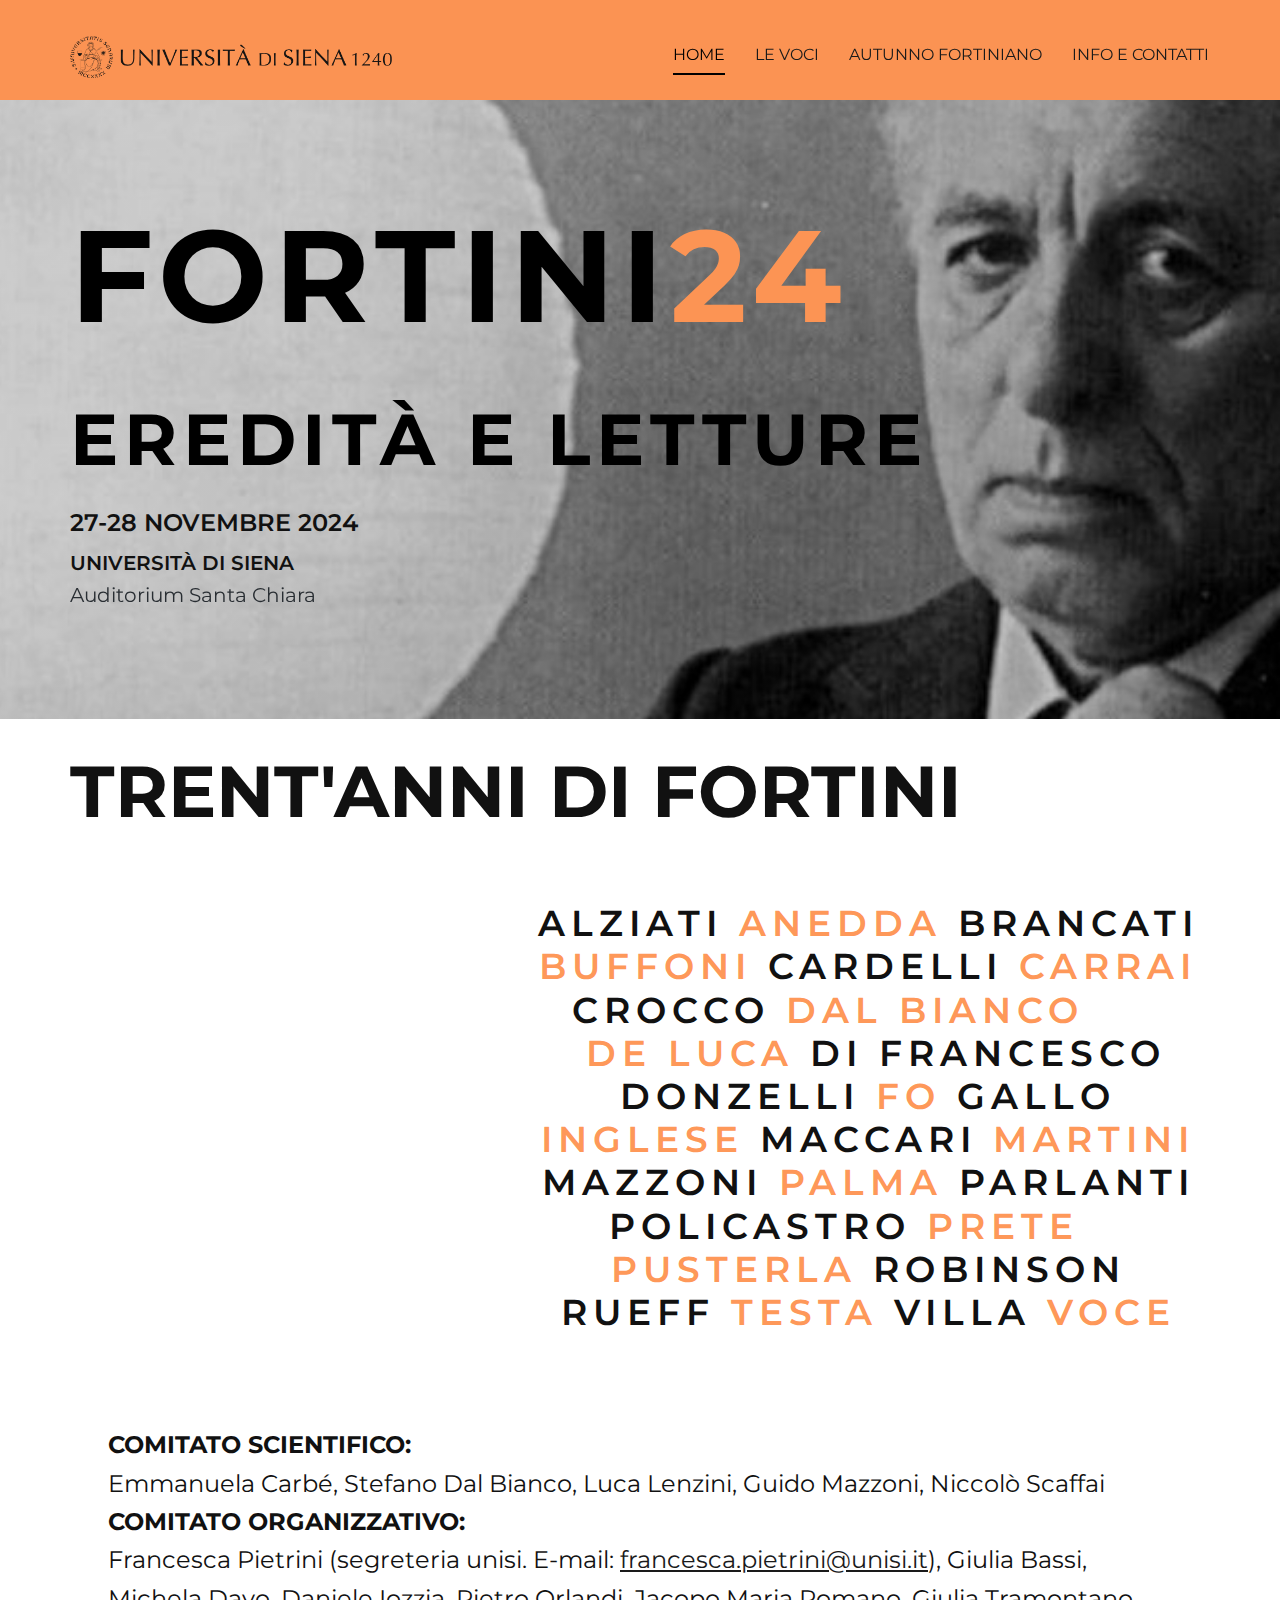
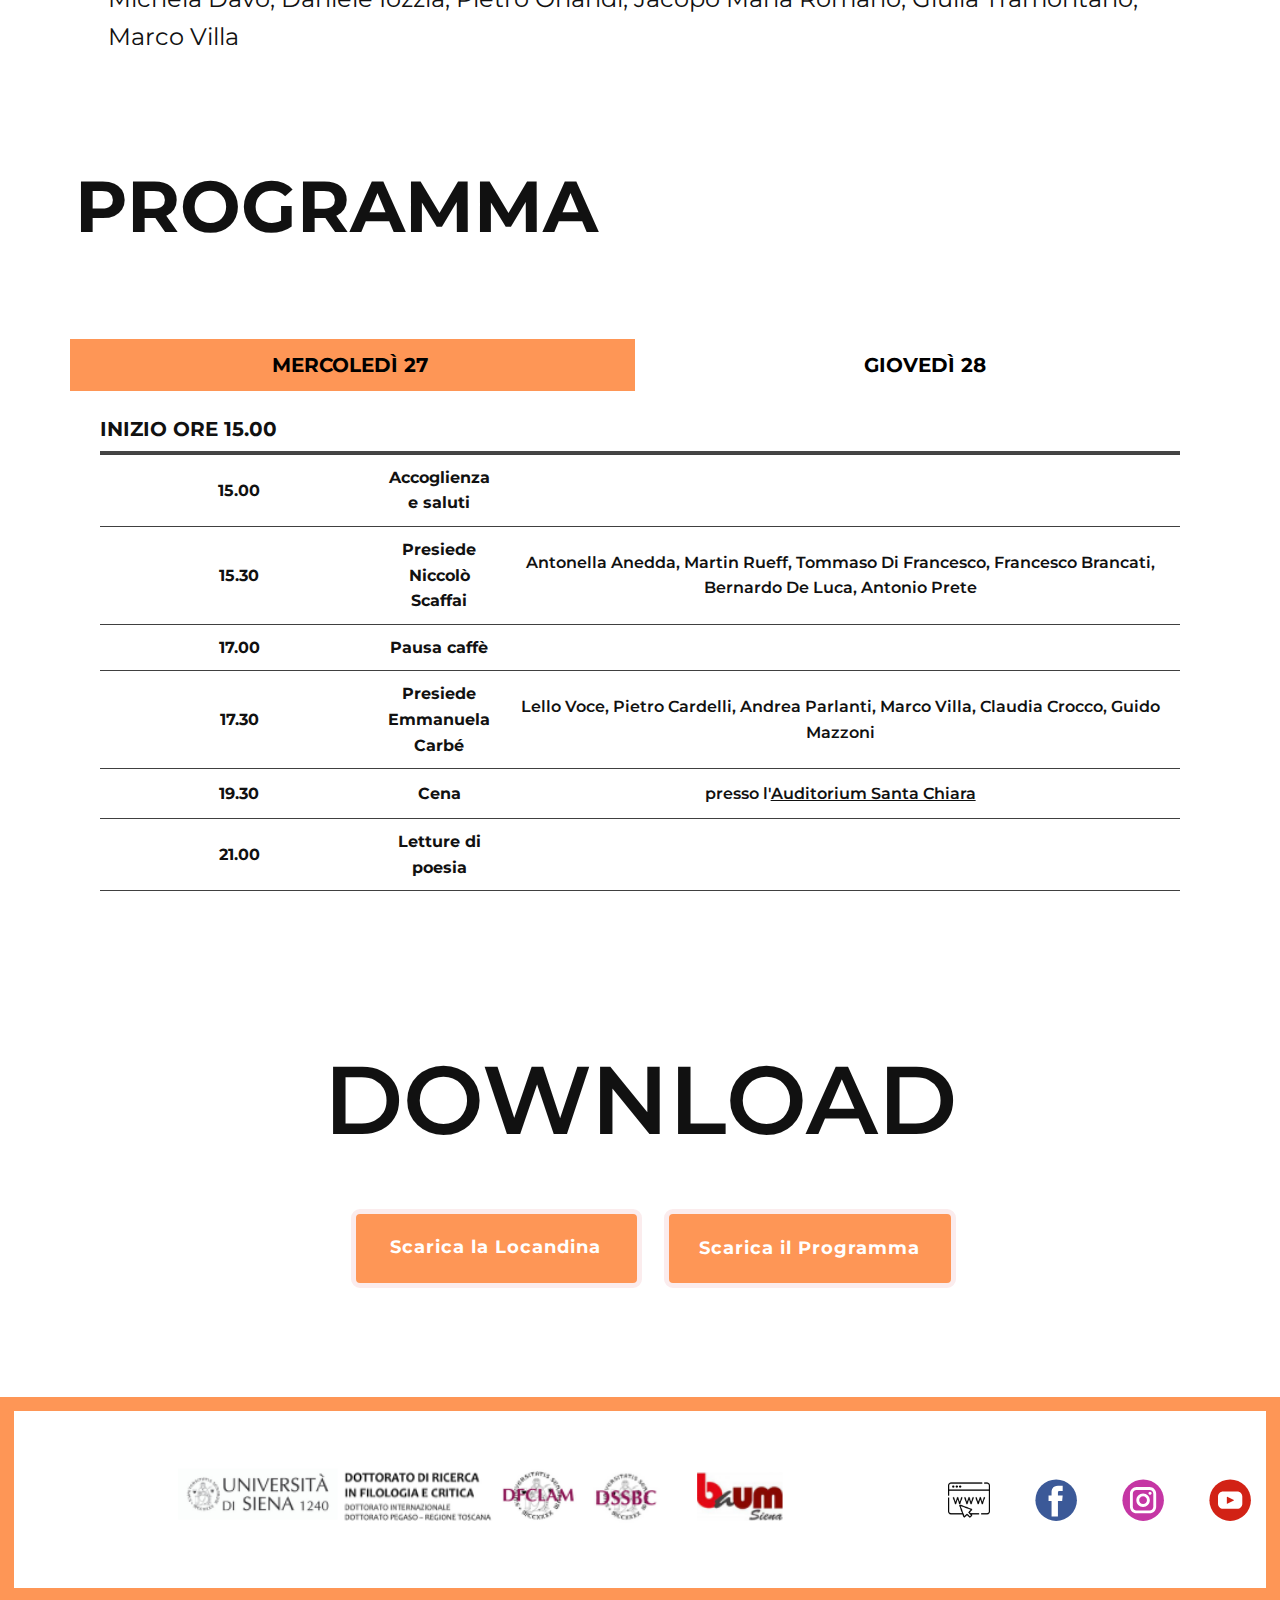
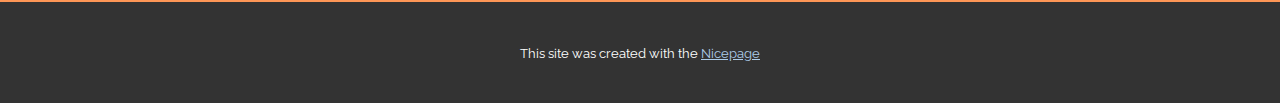
<file: index.html>
<!DOCTYPE html>
<html style="font-size: 16px;" lang="it-IT"><head>
    <meta name="viewport" content="width=device-width, initial-scale=1.0">
    <meta charset="utf-8">
    <meta name="keywords" content="Sara Thompson, Arte in ogni fotogramma">
    <meta name="description" content="">
    <title>Home</title>
    <link rel="stylesheet" href="nicepage.css" media="screen">
<link rel="stylesheet" href="index.css" media="screen">
    <script class="u-script" type="text/javascript" src="jquery.js" defer=""></script>
    <script class="u-script" type="text/javascript" src="nicepage.js" defer=""></script>
    <link id="u-theme-google-font" rel="stylesheet" href="https://fonts.googleapis.com/css?family=Montserrat:100,100i,200,200i,300,300i,400,400i,500,500i,600,600i,700,700i,800,800i,900,900i|Raleway:100,100i,200,200i,300,300i,400,400i,500,500i,600,600i,700,700i,800,800i,900,900i">
    <link id="u-page-google-font" rel="stylesheet" href="https://fonts.googleapis.com/css?family=Montserrat:100,100i,200,200i,300,300i,400,400i,500,500i,600,600i,700,700i,800,800i,900,900i">
    
    
    
    
    
    
    
    <script type="application/ld+json">{
		"@context": "http://schema.org",
		"@type": "Organization",
		"name": "Copia di Site2",
		"sameAs": [
				"https://www.dfclam.unisi.it/it",
				"https://www.facebook.com/dfclam.unisiena",
				"https://www.instagram.com/dfclam.unisi/?hl=it",
				"https://www.youtube.com/channel/UCrnidlR467iyE9RcTFoM9wA"
		]
}</script>
    <meta name="theme-color" content="#478ac9">
    <meta property="og:title" content="Home">
    <meta property="og:description" content="">
    <meta property="og:type" content="website">
  <meta data-intl-tel-input-cdn-path="intlTelInput/"></head>
  <body data-home-page="Home.html" data-home-page-title="Home" data-path-to-root="./" data-include-products="false" class="u-body u-xl-mode" data-lang="it"><header class="u-clearfix u-custom-color-4 u-header u-sticky u-header" id="sec-c057"><div class="u-clearfix u-sheet u-sheet-1">
        <nav class="u-menu u-menu-one-level u-menu-open-right u-offcanvas u-offcanvas-shift u-menu-1" data-responsive-from="XS" data-submenu-level="with-reload">
          <div class="menu-collapse u-custom-font u-font-montserrat" style="font-size: 1rem; letter-spacing: 0px; font-weight: 700; text-transform: uppercase;">
            <a class="u-button-style u-custom-active-border-color u-custom-border u-custom-border-color u-custom-borders u-custom-color u-custom-effect-duration u-custom-hover-border-color u-custom-left-right-menu-spacing u-custom-padding-bottom u-custom-text-active-color u-custom-text-color u-custom-text-hover-color u-custom-top-bottom-menu-spacing u-hamburger-link u-nav-link u-text-active-palette-1-base u-text-black u-text-hover-palette-2-base u-hamburger-link-1" href="#">
              <svg class="u-svg-link" viewBox="0 0 24 24"><use xlink:href="#menu-hamburger"></use></svg>
              <svg class="u-svg-content" version="1.1" id="menu-hamburger" viewBox="0 0 16 16" x="0px" y="0px" xmlns:xlink="http://www.w3.org/1999/xlink" xmlns="http://www.w3.org/2000/svg"><g><rect y="1" width="16" height="2"></rect><rect y="7" width="16" height="2"></rect><rect y="13" width="16" height="2"></rect>
</g></svg>
            </a>
          </div>
          <div class="u-custom-menu u-nav-container">
            <ul class="u-custom-font u-font-montserrat u-nav u-spacing-30 u-unstyled u-nav-1"><li class="u-nav-item"><a class="u-border-2 u-border-active-black u-border-hover-black u-border-no-left u-border-no-right u-border-no-top u-button-style u-nav-link u-text-active-black u-text-grey-90 u-text-hover-grey-90" href="./" style="padding: 10px 0px;">Home</a>
</li><li class="u-nav-item"><a class="u-border-2 u-border-active-black u-border-hover-black u-border-no-left u-border-no-right u-border-no-top u-button-style u-nav-link u-text-active-black u-text-grey-90 u-text-hover-grey-90" href="Le-voci.html" style="padding: 10px 0px;">Le voci</a>
</li><li class="u-nav-item"><a class="u-border-2 u-border-active-black u-border-hover-black u-border-no-left u-border-no-right u-border-no-top u-button-style u-nav-link u-text-active-black u-text-grey-90 u-text-hover-grey-90" href="Autunno-fortiniano.html" style="padding: 10px 0px;">Autunno fortiniano</a>
</li><li class="u-nav-item"><a class="u-border-2 u-border-active-black u-border-hover-black u-border-no-left u-border-no-right u-border-no-top u-button-style u-nav-link u-text-active-black u-text-grey-90 u-text-hover-grey-90" href="Info-e-Contatti.html" style="padding: 10px 0px;">Info e Contatti</a>
</li></ul>
          </div>
          <div class="u-custom-menu u-nav-container-collapse">
            <div class="u-border-2 u-border-grey-75 u-container-style u-inner-container-layout u-opacity u-opacity-95 u-sidenav u-sidenav-1" data-offcanvas-width="187">
              <div class="u-inner-container-layout u-sidenav-overflow">
                <div class="u-menu-close"></div>
                <ul class="u-active-black u-align-center u-black u-enable-responsive u-hover-black u-nav u-offcanvas u-offcanvas-shift u-popupmenu-items u-spacing-12 u-text-active-white u-text-hover-custom-color-4 u-unstyled u-nav-2" data-responsive-from="MD"><li class="u-nav-item"><a class="u-button-style u-nav-link" href="./">Home</a>
</li><li class="u-nav-item"><a class="u-button-style u-nav-link" href="Le-voci.html">Le voci</a>
</li><li class="u-nav-item"><a class="u-button-style u-nav-link" href="Autunno-fortiniano.html">Autunno fortiniano</a>
</li><li class="u-nav-item"><a class="u-button-style u-nav-link" href="Info-e-Contatti.html">Info e Contatti</a>
</li></ul>
              </div>
            </div>
            <div class="u-menu-overlay u-opacity u-opacity-70"></div>
          </div>
          <style class="menu-style">@media (max-width: 539px) {
                    [data-responsive-from="XS"] .u-nav-container {
                        display: none;
                    }
                    [data-responsive-from="XS"] .menu-collapse {
                        display: block;
                    }
                }</style>
        </nav>
        <img class="u-image u-image-contain u-image-default u-image-1" src="images/logo_unisi.png" alt="" data-image-width="1156" data-image-height="153" data-href="https://www.unisi.it/" data-target="_blank">
      </div></header>
    <section class="u-clearfix u-image u-shading u-section-1" id="sec-2c8a" data-image-width="1147" data-image-height="300">
      <div class="u-clearfix u-sheet u-sheet-1">
        <h1 class="u-text u-text-black u-text-1" data-animation-name="customAnimationIn" data-animation-duration="2000" data-animation-delay="0"> FORTINI<span class="u-text-custom-color-4">24</span>
          <br>
          <span style="font-size: 4.5rem;">EREDITÀ E LETTURE</span>
        </h1>
        <h4 class="u-text u-text-body-color u-text-default u-text-2"> 27-28 NOVEMBRE 2024 </h4>
        <p class="u-custom-font u-font-montserrat u-text u-text-3">
          <span style="font-weight: 600;" class="u-text-body-color"> UNIVERSITÀ DI SIENA&nbsp;<br>
          </span>
          <a href="https://maps.app.goo.gl/Lfsh9qkcr94R5iCZ6" class="u-active-none u-border-none u-btn u-button-link u-button-style u-hover-none u-none u-text-hover-custom-color-4 u-text-palette-1-dark-3 u-btn-1" target="_blank" data-animation-name="customAnimationIn" data-animation-duration="1000" data-animation-delay="0">Auditorium Santa Chiara</a>
        </p>
      </div>
    </section>
    <section class="u-clearfix u-white u-section-2" id="sec-37a1">
      <div class="u-clearfix u-sheet u-sheet-1">
        <h2 class="u-text u-text-1">trent'anni di fortini</h2>
        <div class="data-layout-selected u-clearfix u-expanded-width u-gutter-0 u-layout-wrap u-layout-wrap-1">
          <div class="u-layout">
            <div class="u-layout-row">
              <div class="u-container-style u-layout-cell u-size-24 u-layout-cell-1">
                <div class="u-container-layout u-container-layout-1">
                  <img class="u-image u-image-default u-image-1" src="images/image2.png" alt="" data-image-width="550" data-image-height="769" data-animation-name="customAnimationIn" data-animation-duration="2000" data-animation-delay="0">
                </div>
              </div>
              <div class="u-container-style u-layout-cell u-size-36 u-layout-cell-2">
                <div class="u-container-layout u-container-layout-2">
                  <h3 class="u-align-center u-hidden-md u-hidden-sm u-hidden-xs u-text u-text-2"> ALZIATI <span class="u-text-custom-color-4">ANEDDA </span>
                    <span class="u-text-custom-color-2"></span>BRANCATI <span class="u-text-custom-color-4">BUFFONI </span>CARDELLI <span class="u-text-custom-color-4">CARRAI </span>CROCCO <span class="u-text-custom-color-4">DAL BIANCO</span>&nbsp; &nbsp; &nbsp; &nbsp;<span class="u-text-custom-color-4">DE LUCA</span> DI FRANCESCO
DONZELLI <span class="u-text-custom-color-4">FO</span> GALLO <span class="u-text-custom-color-2">
                      <span class="u-text-custom-color-4">INGLESE</span>
                    </span>MACCARI <span class="u-text-custom-color-4">MARTI​NI</span> MAZZONI <span class="u-text-custom-color-4">PALMA</span> PARLANTI
POLICASTRO <span class="u-text-custom-color-2">
                      <span class="u-text-custom-color-4">PRETE&nbsp; </span>&nbsp;
                    </span>
                    <span class="u-text-custom-color-4">PUSTERLA</span> ROBINSON
RUEFF <span class="u-text-custom-color-2">
                      <span class="u-text-custom-color-4">TESTA</span>
                    </span>VILLA <span class="u-text-custom-color-4">VOCE</span>
                  </h3>
                </div>
              </div>
            </div>
          </div>
        </div>
        <p class="u-align-left u-custom-font u-font-montserrat u-hover-feature u-large-text u-text u-text-variant u-text-3">
          <span style="font-weight: 700; font-size: 1.5rem;">
            <span style="font-weight: 700;">COMITATO SCIENTIFICO</span>:&nbsp;
          </span>
          <span style="font-weight: 600;">
            <br>
          </span>Emmanuela Carbé, Stefano Dal Bianco, Luca Lenzini, Guido Mazzoni, Niccolò Scaffai<br>
          <span style="font-weight: 700;">COMITATO ORGANIZZATIVO:</span>
          <br>Francesca Pietrini (segreteria unisi. E-mail: <a href="mailto:francesca.pietrini@unisi.it?subject=%5BCONVEGNO%5D%20Eredit%C3%A0%20e%20letture" class="u-active-none u-border-none u-btn u-button-link u-button-style u-hover-none u-none u-text-grey-90 u-text-hover-custom-color-4 u-btn-1">francesca.pietrini@unisi.it</a>), Giulia Bassi, Michela Davo, Daniele Iozzia, Pietro Orlandi, Jacopo Maria Romano, Giulia Tramontano, Marco Villa
        </p>
      </div>
      
    </section>
    <section class="u-clearfix u-white u-section-3" id="carousel_d122">
      <div class="u-clearfix u-sheet u-valign-middle u-sheet-1">
        <h2 class="u-text u-text-1">PROGRAMMA</h2>
      </div>
    </section>
    <section class="u-align-center u-clearfix u-container-align-center u-white u-section-4" id="sec-ae41">
      <div class="u-clearfix u-sheet u-sheet-1">
        <div class="u-expanded-width u-tab-links-align-justify u-tabs u-tabs-1">
          <ul class="u-spacing-10 u-tab-list u-unstyled" role="tablist"><li class="u-tab-item u-tab-item-1" role="presentation"><a class="active u-active-custom-color-4 u-button-style u-custom-font u-font-montserrat u-hover-custom-color-2 u-tab-link u-text-active-black u-text-black u-white u-tab-link-1" id="link-tab-14b7" href="#tab-14b7" role="tab" aria-controls="tab-14b7" aria-selected="true"> MERCOLEDÌ 27&nbsp;</a>
</li><li class="u-tab-item u-tab-item-2" role="presentation"><a class="u-active-custom-color-4 u-button-style u-custom-font u-font-montserrat u-hover-custom-color-2 u-tab-link u-text-active-black u-text-black u-white u-tab-link-2" id="link-tab-0da5" href="#tab-0da5" role="tab" aria-controls="tab-0da5" aria-selected="false"> GIOVEDÌ 28&nbsp;</a>
</li></ul>
          <div class="u-tab-content">
            <div class="u-align-left u-container-align-left u-container-style u-tab-active u-tab-pane u-white u-tab-pane-1" id="tab-14b7" role="tabpanel" aria-labelledby="link-tab-14b7">
              <div class="u-container-layout u-valign-top u-container-layout-1">
                <div class="u-clearfix u-expanded-width u-group-elements u-group-elements-1">
                  <h5 class="u-text u-text-default u-text-1">inizio ore 15.00</h5>
                  <div class="u-border-3 u-border-grey-dark-1 u-expanded-width u-line u-line-horizontal u-line-1"></div>
                </div>
                <div class="u-expanded-width u-table u-table-responsive u-table-1">
                  <table class="u-table-entity">
                    <colgroup>
                      <col width="26.8%">
                      <col width="7.6%">
                      <col width="65.6%">
                    </colgroup>
                    <tbody class="u-align-center u-custom-font u-font-montserrat u-table-body u-table-body-1">
                      <tr style="height: 41px;">
                        <td class="u-align-center u-border-1 u-border-grey-75 u-border-no-left u-border-no-right u-custom-font u-font-montserrat u-table-cell u-table-cell-1">15.00</td>
                        <td class="u-align-center u-border-1 u-border-grey-75 u-border-no-left u-border-no-right u-custom-font u-font-montserrat u-table-cell u-table-cell-2">Accoglienza e saluti </td>
                        <td class="u-align-center u-border-1 u-border-grey-75 u-border-no-left u-border-no-right u-custom-font u-font-montserrat u-table-cell u-table-cell-3"></td>
                      </tr>
                      <tr style="height: 69px;">
                        <td class="u-align-center u-border-1 u-border-grey-75 u-border-no-left u-border-no-right u-custom-font u-font-montserrat u-table-cell u-table-cell-4">15.30</td>
                        <td class="u-align-center u-border-1 u-border-grey-75 u-border-no-left u-border-no-right u-custom-font u-font-montserrat u-table-cell u-table-cell-5"> Presiede Niccolò Scaffai</td>
                        <td class="u-align-center u-border-1 u-border-grey-75 u-border-no-left u-border-no-right u-custom-font u-font-montserrat u-table-cell u-table-cell-6"> Antonella Anedda, Martin Rueff, Tommaso Di Francesco,
Francesco Brancati, Bernardo De Luca, Antonio Prete</td>
                      </tr>
                      <tr style="height: 27px;">
                        <td class="u-align-center u-border-1 u-border-grey-75 u-border-no-left u-border-no-right u-custom-font u-font-montserrat u-table-cell u-table-cell-7">17.00</td>
                        <td class="u-align-center u-border-1 u-border-grey-75 u-border-no-left u-border-no-right u-custom-font u-font-montserrat u-table-cell u-table-cell-8">Pausa caffè </td>
                        <td class="u-align-center u-border-1 u-border-grey-75 u-border-no-left u-border-no-right u-custom-font u-font-montserrat u-table-cell u-table-cell-9"></td>
                      </tr>
                      <tr style="height: 72px;">
                        <td class="u-align-center u-border-1 u-border-grey-75 u-border-no-left u-border-no-right u-custom-font u-font-montserrat u-table-cell u-table-cell-10">17.30</td>
                        <td class="u-align-center u-border-1 u-border-grey-75 u-border-no-left u-border-no-right u-custom-font u-font-montserrat u-table-cell u-table-cell-11">Presiede Emmanuela Carbé </td>
                        <td class="u-align-center u-border-1 u-border-grey-75 u-border-no-left u-border-no-right u-custom-font u-font-montserrat u-table-cell u-table-cell-12"> Lello Voce, Pietro Cardelli, Andrea Parlanti, Marco Villa,
Claudia Crocco, Guido Mazzoni</td>
                      </tr>
                      <tr style="height: 50px;">
                        <td class="u-align-center u-border-1 u-border-grey-75 u-border-no-left u-border-no-right u-custom-font u-font-montserrat u-table-cell u-table-cell-13">19.30 </td>
                        <td class="u-align-center u-border-1 u-border-grey-75 u-border-no-left u-border-no-right u-custom-font u-font-montserrat u-table-cell u-table-cell-14"> Cena </td>
                        <td class="u-align-center u-border-1 u-border-grey-75 u-border-no-left u-border-no-right u-custom-font u-font-montserrat u-table-cell u-table-cell-15"> presso l'<a href="https://maps.app.goo.gl/Lfsh9qkcr94R5iCZ6" class="u-active-none u-border-0 u-border-none u-btn u-button-link u-button-style u-hover-feature u-hover-none u-none u-text-hover-custom-color-4 u-btn-1" target="_blank">Auditorium Santa Chiara</a>
                        </td>
                      </tr>
                      <tr style="height: 32px;">
                        <td class="u-align-center u-border-1 u-border-grey-75 u-border-no-left u-border-no-right u-custom-font u-font-montserrat u-table-cell u-table-cell-16">21.00 </td>
                        <td class="u-align-center u-border-1 u-border-grey-75 u-border-no-left u-border-no-right u-custom-font u-font-montserrat u-table-cell u-table-cell-17"> Letture di poesia</td>
                        <td class="u-align-center u-border-1 u-border-grey-75 u-border-no-left u-border-no-right u-table-cell u-table-cell-18"></td>
                      </tr>
                    </tbody>
                  </table>
                </div>
              </div>
            </div>
            <div class="u-align-left u-container-align-left u-container-style u-tab-pane u-white u-tab-pane-2" id="tab-0da5" role="tabpanel" aria-labelledby="link-tab-0da5">
              <div class="u-container-layout u-valign-bottom u-container-layout-2">
                <div class="u-clearfix u-group-elements u-group-elements-2">
                  <h5 class="u-text u-text-default u-text-2">inizio ore 9.30</h5>
                  <div class="u-border-3 u-border-grey-dark-1 u-expanded-width u-line u-line-horizontal u-line-2"></div>
                </div>
                <div class="u-expanded-width u-table u-table-responsive u-table-2">
                  <table class="u-table-entity">
                    <colgroup>
                      <col width="31.3%">
                      <col width="36.3%">
                      <col width="32.4%">
                    </colgroup>
                    <tbody class="u-align-center u-custom-font u-font-montserrat u-table-body u-table-body-2">
                      <tr style="height: 44px;">
                        <td class="u-align-center u-border-1 u-border-grey-75 u-border-no-left u-border-no-right u-first-column u-table-cell u-table-cell-19">9.30</td>
                        <td class="u-border-1 u-border-grey-75 u-border-no-left u-border-no-right u-table-cell u-table-cell-20">
                          <a class="u-active-none u-border-none u-btn u-button-link u-button-style u-hover-none u-none u-text-black u-btn-2" href="#">Presiede Luca Lenzini<br>
                          </a>
                        </td>
                        <td class="u-border-1 u-border-grey-75 u-border-no-left u-border-no-right u-table-cell u-table-valign-bottom u-table-cell-21"> Franco Buffoni, Andrea Inglese, Peter Robinson,
Gilda Policastro, Stefano Carrai</td>
                      </tr>
                      <tr style="height: 69px;">
                        <td class="u-align-center u-border-1 u-border-grey-75 u-border-no-left u-border-no-right u-table-cell u-table-cell-22"> 11:00</td>
                        <td class="u-border-1 u-border-grey-75 u-border-no-left u-border-no-right u-table-cell u-table-cell-23">
                          <a class="u-active-none u-border-none u-btn u-button-link u-button-style u-hover-none u-none u-text-body-color u-btn-3" href="#">Pausa Caffè</a>
                        </td>
                        <td class="u-border-1 u-border-grey-75 u-border-no-left u-border-no-right u-table-cell u-table-cell-24"></td>
                      </tr>
                      <tr style="height: 33px;">
                        <td class="u-align-center u-border-1 u-border-grey-75 u-border-no-left u-border-no-right u-table-cell u-table-cell-25">11:30</td>
                        <td class="u-border-1 u-border-grey-75 u-border-no-left u-border-no-right u-table-cell u-table-cell-26">
                          <a class="u-active-none u-border-none u-btn u-button-link u-button-style u-hover-none u-none u-text-body-color u-btn-4" href="#">Presiede Marianna Marrucci</a>
                        </td>
                        <td class="u-border-1 u-border-grey-75 u-border-no-left u-border-no-right u-table-cell u-table-cell-27"> Cristina Alziati, Italo Testa, Carmen Gallo,
Massimo Palma, Stefano Dal Bianco</td>
                      </tr>
                      <tr style="height: 71px;">
                        <td class="u-align-center u-border-1 u-border-grey-75 u-border-no-left u-border-no-right u-table-cell u-table-cell-28"> 12:45</td>
                        <td class="u-border-1 u-border-grey-75 u-border-no-left u-border-no-right u-table-cell u-table-cell-29">
                          <a class="u-active-none u-border-none u-btn u-button-link u-button-style u-hover-none u-none u-text-body-color u-btn-5" href="#" target="_blank">Pranzo</a>
                        </td>
                        <td class="u-border-1 u-border-grey-75 u-border-no-left u-border-no-right u-table-cell u-table-cell-30"> presso l'<a href="https://maps.app.goo.gl/Lfsh9qkcr94R5iCZ6" class="u-active-none u-border-none u-btn u-button-link u-button-style u-hover-none u-none u-text-black u-text-hover-custom-color-4 u-btn-6" target="_blank">Auditorium Santa Chiara </a>
                        </td>
                      </tr>
                      <tr style="height: 71px;">
                        <td class="u-align-center u-border-1 u-border-grey-75 u-border-no-left u-border-no-right u-custom-color-4 u-table-cell u-table-cell-31"></td>
                        <td class="u-border-1 u-border-grey-75 u-border-no-left u-border-no-right u-custom-color-4 u-custom-font u-font-montserrat u-table-cell u-table-cell-32">Pomeriggio</td>
                        <td class="u-border-1 u-border-grey-75 u-border-no-left u-border-no-right u-custom-color-4 u-table-cell u-table-cell-33"></td>
                      </tr>
                      <tr style="height: 71px;">
                        <td class="u-align-center u-border-1 u-border-grey-75 u-border-no-left u-border-no-right u-table-cell u-table-cell-34"> 15.00</td>
                        <td class="u-border-1 u-border-grey-75 u-border-no-left u-border-no-right u-table-cell u-table-cell-35">
                          <a class="js-schedule-list-class-info rs-schedule-tip-item u-active-none u-border-none u-btn u-button-link u-button-style u-hover-none u-none u-text-black u-btn-7" href="https://www.wellnessliving.com/pilates/tampa/flowpilatesyogacenter/training/?dt_date=2023-11-09+13%3A00%3A00&amp;k_class=443743&amp;k_class_period=11413850&amp;id_mode=12">Presiede Monica March</a>I
                        </td>
                        <td class="u-border-1 u-border-grey-75 u-border-no-left u-border-no-right u-table-cell u-table-cell-36"> Fabio Pusterla, Elisa Donzelli, Paolo Maccari,
Giulia Martini, Alessandro Fo</td>
                      </tr>
                      <tr style="height: 71px;">
                        <td class="u-align-center u-border-1 u-border-grey-75 u-border-no-left u-border-no-right u-table-cell u-table-cell-37">16:15</td>
                        <td class="u-border-1 u-border-grey-75 u-border-no-left u-border-no-right u-table-cell u-text-black u-table-cell-38"> Pausa caffè</td>
                        <td class="u-border-1 u-border-grey-75 u-border-no-left u-border-no-right u-table-cell u-table-cell-39"></td>
                      </tr>
                      <tr style="height: 71px;">
                        <td class="u-align-center u-border-1 u-border-grey-75 u-border-no-left u-border-no-right u-table-cell u-table-cell-40"> 16:45</td>
                        <td class="u-border-1 u-border-grey-75 u-border-no-left u-border-no-right u-table-cell u-table-cell-41">
                          <a class="js-schedule-list-class-info rs-schedule-tip-item u-active-none u-border-none u-btn u-button-link u-button-style u-hover-none u-none u-text-black u-btn-8" href="https://www.wellnessliving.com/pilates/tampa/flowpilatesyogacenter/training/?dt_date=2023-11-10+00%3A00%3A00&amp;k_class=443756&amp;k_class_period=11249834&amp;id_mode=12">Presenta Pietro Cataldi</a>
                        </td>
                        <td class="u-border-1 u-border-grey-75 u-border-no-left u-border-no-right u-table-cell u-table-cell-42"> Presentazione del volume di Franco Fortini, <span style="font-style: italic;">
                            <a href="http://id.sbn.it/bid/UPO0007915" class="u-active-none u-border-none u-btn u-button-link u-button-style u-hover-none u-none u-text-body-color u-text-hover-custom-color-4 u-btn-9" target="_blank">Traduzioni disperse e inedite</a>
                          </span>, a cura di Luca Lenzini (Mondadori, 2024)
                        </td>
                      </tr>
                      <tr style="height: 71px;">
                        <td class="u-align-center u-border-1 u-border-grey-75 u-border-no-left u-border-no-right u-table-cell u-table-cell-43">17.30 </td>
                        <td class="u-border-1 u-border-grey-75 u-border-no-left u-border-no-right u-table-cell u-table-cell-44"> Proiezione del documentario</td>
                        <td class="u-border-1 u-border-grey-75 u-border-no-left u-border-no-right u-table-cell u-table-cell-45">Un giorno dopo l’
altro. 16 piccoli film su Franco Fortini insegnante,
a cura di Lorenzo Pallini </td>
                      </tr>
                      <tr style="height: 67px;">
                        <td class="u-align-center u-border-1 u-border-grey-75 u-border-no-left u-border-no-right u-table-cell u-table-cell-46">19.30 </td>
                        <td class="u-border-1 u-border-grey-75 u-border-no-left u-border-no-right u-table-cell u-table-cell-47">Cena presso l’Auditorium Santa Chiara </td>
                        <td class="u-border-1 u-border-grey-75 u-border-no-left u-border-no-right u-table-cell u-table-cell-48">presso l'<span style="text-decoration: underline !important;">
                            <a href="https://maps.app.goo.gl/Lfsh9qkcr94R5iCZ6" class="u-active-none u-border-none u-btn u-button-link u-button-style u-hover-none u-none u-text-body-color u-text-hover-custom-color-4 u-btn-10" target="_blank">Auditorium Santa Chiara</a>
                          </span>
                        </td>
                      </tr>
                      <tr style="height: 71px;">
                        <td class="u-align-center u-border-1 u-border-grey-75 u-border-no-left u-border-no-right u-table-cell u-table-cell-49"> 21.00 </td>
                        <td class="u-border-1 u-border-grey-75 u-border-no-left u-border-no-right u-table-cell u-table-cell-50"> Letture di poesia</td>
                        <td class="u-border-1 u-border-grey-75 u-border-no-left u-border-no-right u-table-cell u-table-cell-51"></td>
                      </tr>
                    </tbody>
                  </table>
                </div>
              </div>
            </div>
          </div>
        </div>
      </div>
      
    </section>
    <section class="u-align-center u-clearfix u-container-align-center u-white u-section-5" id="carousel_28bd">
      <div class="u-expanded-width u-shape u-shape-rectangle u-white u-shape-1"></div>
      <div class="u-align-center-xs u-container-style u-group u-radius-20 u-shape-round u-white u-group-1">
        <div class="u-container-layout u-container-layout-1">
          <h1 class="u-align-center u-custom-font u-font-source-sans-pro u-text u-text-default u-text-1">download</h1>
          <div class="u-container-style u-group u-group-2">
            <div class="u-container-layout">
              <a href="files/FORTINI24-programma.pdf" class="u-border-5 u-border-active-palette-2-light-2 u-border-hover-palette-2-light-2 u-border-palette-2-light-3 u-btn u-btn-round u-button-style u-custom-color-4 u-file-link u-radius-9 u-btn-1">Scarica il Programma</a>
              <a href="files/LocadinaFortini24.pdf" class="u-border-5 u-border-active-palette-2-light-2 u-border-hover-palette-2-light-2 u-border-palette-2-light-3 u-btn u-btn-round u-button-style u-custom-color-4 u-file-link u-radius-9 u-btn-2"> Scarica la Locandina</a>
            </div>
          </div>
        </div>
      </div>
    </section>
    
    
    
    <footer class="u-border-14 u-border-custom-color-4 u-clearfix u-footer u-white" id="sec-97f8"><div class="u-clearfix u-sheet u-sheet-1">
        <div class="data-layout-selected u-clearfix u-expanded-width u-gutter-30 u-layout-wrap u-layout-wrap-1">
          <div class="u-gutter-0 u-layout">
            <div class="u-layout-row">
              <div class="u-align-left u-container-align-left u-container-style u-layout-cell u-left-cell u-size-45 u-layout-cell-1">
                <div class="u-container-layout u-valign-middle u-container-layout-1">
                  <img class="u-image u-image-contain u-image-default u-image-1" src="images/image3.png" alt="" data-image-width="566" data-image-height="92">
                </div>
              </div>
              <div class="u-align-right u-container-align-right u-container-style u-layout-cell u-right-cell u-size-15 u-layout-cell-2">
                <div class="u-container-layout u-valign-middle u-container-layout-2">
                  <div class="u-social-icons u-spacing-45 u-social-icons-1">
                    <a class="u-social-url" target="_blank" data-type="Custom" title="Sito Web" href="https://www.dfclam.unisi.it/it"><span class="u-file-icon u-icon u-social-custom u-social-icon u-icon-1"><img src="images/2721688.png" alt=""></span>
                    </a>
                    <a class="u-social-url" title="facebook" target="_blank" href="https://www.facebook.com/dfclam.unisiena"><span class="u-icon u-social-facebook u-social-icon u-icon-2"><svg class="u-svg-link" preserveAspectRatio="xMidYMin slice" viewBox="0 0 112 112" style=""><use xlink:href="#svg-fb87"></use></svg><svg class="u-svg-content" viewBox="0 0 112 112" x="0" y="0" id="svg-fb87"><circle fill="currentColor" cx="56.1" cy="56.1" r="55"></circle><path fill="#FFFFFF" d="M73.5,31.6h-9.1c-1.4,0-3.6,0.8-3.6,3.9v8.5h12.6L72,58.3H60.8v40.8H43.9V58.3h-8V43.9h8v-9.2
      c0-6.7,3.1-17,17-17h12.5v13.9H73.5z"></path></svg></span>
                    </a>
                    <a class="u-social-url" target="_blank" data-type="Instagram" title="Instagram" href="https://www.instagram.com/dfclam.unisi/?hl=it"><span class="u-icon u-social-icon u-social-instagram u-icon-3"><svg class="u-svg-link" preserveAspectRatio="xMidYMin slice" viewBox="0 0 112 112" style=""><use xlink:href="#svg-b38c"></use></svg><svg class="u-svg-content" viewBox="0 0 112 112" x="0" y="0" id="svg-b38c"><circle fill="currentColor" cx="56.1" cy="56.1" r="55"></circle><path fill="#FFFFFF" d="M55.9,38.2c-9.9,0-17.9,8-17.9,17.9C38,66,46,74,55.9,74c9.9,0,17.9-8,17.9-17.9C73.8,46.2,65.8,38.2,55.9,38.2
      z M55.9,66.4c-5.7,0-10.3-4.6-10.3-10.3c-0.1-5.7,4.6-10.3,10.3-10.3c5.7,0,10.3,4.6,10.3,10.3C66.2,61.8,61.6,66.4,55.9,66.4z"></path><path fill="#FFFFFF" d="M74.3,33.5c-2.3,0-4.2,1.9-4.2,4.2s1.9,4.2,4.2,4.2s4.2-1.9,4.2-4.2S76.6,33.5,74.3,33.5z"></path><path fill="#FFFFFF" d="M73.1,21.3H38.6c-9.7,0-17.5,7.9-17.5,17.5v34.5c0,9.7,7.9,17.6,17.5,17.6h34.5c9.7,0,17.5-7.9,17.5-17.5V38.8
      C90.6,29.1,82.7,21.3,73.1,21.3z M83,73.3c0,5.5-4.5,9.9-9.9,9.9H38.6c-5.5,0-9.9-4.5-9.9-9.9V38.8c0-5.5,4.5-9.9,9.9-9.9h34.5
      c5.5,0,9.9,4.5,9.9,9.9V73.3z"></path></svg></span>
                    </a>
                    <a class="u-social-url" target="_blank" data-type="YouTube" title="YouTube" href="https://www.youtube.com/channel/UCrnidlR467iyE9RcTFoM9wA"><span class="u-icon u-social-icon u-social-youtube u-icon-4"><svg class="u-svg-link" preserveAspectRatio="xMidYMin slice" viewBox="0 0 112 112" style=""><use xlink:href="#svg-7a92"></use></svg><svg class="u-svg-content" viewBox="0 0 112 112" x="0" y="0" id="svg-7a92"><circle fill="currentColor" cx="56.1" cy="56.1" r="55"></circle><path fill="#FFFFFF" d="M74.9,33.3H37.3c-7.4,0-13.4,6-13.4,13.4v18.8c0,7.4,6,13.4,13.4,13.4h37.6c7.4,0,13.4-6,13.4-13.4V46.7 C88.3,39.3,82.3,33.3,74.9,33.3L74.9,33.3z M65.9,57l-17.6,8.4c-0.5,0.2-1-0.1-1-0.6V47.5c0-0.5,0.6-0.9,1-0.6l17.6,8.9 C66.4,56,66.4,56.8,65.9,57L65.9,57z"></path></svg></span>
                    </a>
                  </div>
                </div>
              </div>
            </div>
          </div>
        </div>
      </div></footer>
    <section class="u-backlink u-clearfix u-grey-80">
      <p class="u-text">
        <span>This site was created with the </span>
        <a class="u-link" href="https://nicepage.com/" target="_blank" rel="nofollow">
          <span>Nicepage</span>
        </a>
      </p>
    </section>
  
</body></html>
</file>
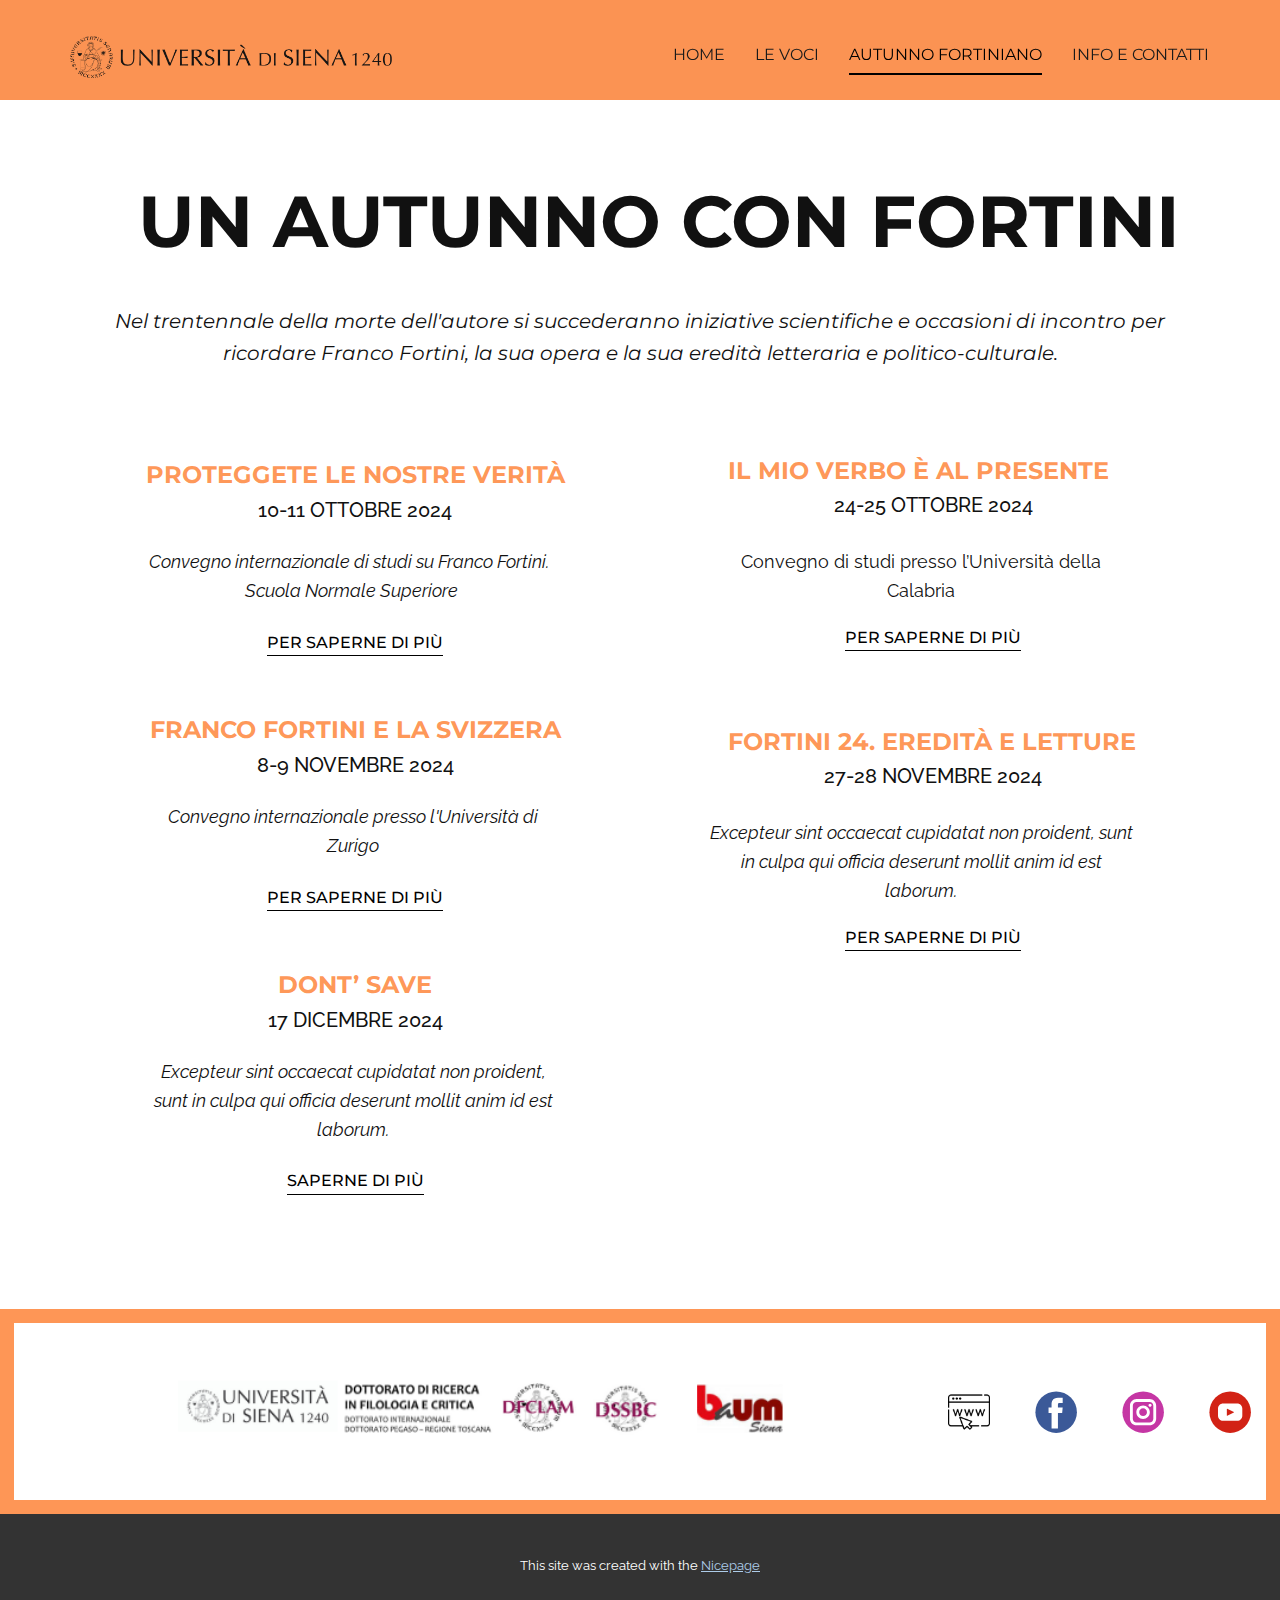
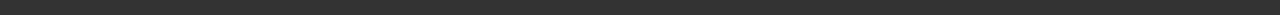
<file: Autunno-fortiniano.html>
<!DOCTYPE html>
<html style="font-size: 16px;" lang="it-IT"><head>
    <meta name="viewport" content="width=device-width, initial-scale=1.0">
    <meta charset="utf-8">
    <meta name="keywords" content="Convegno Franco Fortini, Poesia, Unisi, Università di Siena, Eredità e voci per Franco Fortini, Poeti per Fortini">
    <meta name="description" content="">
    <title>Autunno fortiniano</title>
    <link rel="stylesheet" href="nicepage.css" media="screen">
<link rel="stylesheet" href="Autunno-fortiniano.css" media="screen">
    <script class="u-script" type="text/javascript" src="jquery.js" defer=""></script>
    <script class="u-script" type="text/javascript" src="nicepage.js" defer=""></script>
    <link id="u-theme-google-font" rel="stylesheet" href="https://fonts.googleapis.com/css?family=Montserrat:100,100i,200,200i,300,300i,400,400i,500,500i,600,600i,700,700i,800,800i,900,900i|Raleway:100,100i,200,200i,300,300i,400,400i,500,500i,600,600i,700,700i,800,800i,900,900i">
    <link id="u-page-google-font" rel="stylesheet" href="https://fonts.googleapis.com/css?family=Montserrat:100,100i,200,200i,300,300i,400,400i,500,500i,600,600i,700,700i,800,800i,900,900i">
    
    
    
    <script type="application/ld+json">{
		"@context": "http://schema.org",
		"@type": "Organization",
		"name": "Copia di Site2",
		"sameAs": [
				"https://www.dfclam.unisi.it/it",
				"https://www.facebook.com/dfclam.unisiena",
				"https://www.instagram.com/dfclam.unisi/?hl=it",
				"https://www.youtube.com/channel/UCrnidlR467iyE9RcTFoM9wA"
		]
}</script>
    <meta name="theme-color" content="#478ac9">
    <meta property="og:title" content="Autunno fortiniano">
    <meta property="og:description" content="">
    <meta property="og:type" content="website">
  <meta data-intl-tel-input-cdn-path="intlTelInput/"></head>
  <body data-path-to-root="./" data-include-products="false" class="u-body u-xl-mode" data-lang="it"><header class="u-clearfix u-custom-color-4 u-header u-sticky u-header" id="sec-c057"><div class="u-clearfix u-sheet u-sheet-1">
        <nav class="u-menu u-menu-one-level u-menu-open-right u-offcanvas u-offcanvas-shift u-menu-1" data-responsive-from="XS" data-submenu-level="with-reload">
          <div class="menu-collapse u-custom-font u-font-montserrat" style="font-size: 1rem; letter-spacing: 0px; font-weight: 700; text-transform: uppercase;">
            <a class="u-button-style u-custom-active-border-color u-custom-border u-custom-border-color u-custom-borders u-custom-color u-custom-effect-duration u-custom-hover-border-color u-custom-left-right-menu-spacing u-custom-padding-bottom u-custom-text-active-color u-custom-text-color u-custom-text-hover-color u-custom-top-bottom-menu-spacing u-hamburger-link u-nav-link u-text-active-palette-1-base u-text-black u-text-hover-palette-2-base u-hamburger-link-1" href="#">
              <svg class="u-svg-link" viewBox="0 0 24 24"><use xlink:href="#menu-hamburger"></use></svg>
              <svg class="u-svg-content" version="1.1" id="menu-hamburger" viewBox="0 0 16 16" x="0px" y="0px" xmlns:xlink="http://www.w3.org/1999/xlink" xmlns="http://www.w3.org/2000/svg"><g><rect y="1" width="16" height="2"></rect><rect y="7" width="16" height="2"></rect><rect y="13" width="16" height="2"></rect>
</g></svg>
            </a>
          </div>
          <div class="u-custom-menu u-nav-container">
            <ul class="u-custom-font u-font-montserrat u-nav u-spacing-30 u-unstyled u-nav-1"><li class="u-nav-item"><a class="u-border-2 u-border-active-black u-border-hover-black u-border-no-left u-border-no-right u-border-no-top u-button-style u-nav-link u-text-active-black u-text-grey-90 u-text-hover-grey-90" href="./" style="padding: 10px 0px;">Home</a>
</li><li class="u-nav-item"><a class="u-border-2 u-border-active-black u-border-hover-black u-border-no-left u-border-no-right u-border-no-top u-button-style u-nav-link u-text-active-black u-text-grey-90 u-text-hover-grey-90" href="Le-voci.html" style="padding: 10px 0px;">Le voci</a>
</li><li class="u-nav-item"><a class="u-border-2 u-border-active-black u-border-hover-black u-border-no-left u-border-no-right u-border-no-top u-button-style u-nav-link u-text-active-black u-text-grey-90 u-text-hover-grey-90" href="Autunno-fortiniano.html" style="padding: 10px 0px;">Autunno fortiniano</a>
</li><li class="u-nav-item"><a class="u-border-2 u-border-active-black u-border-hover-black u-border-no-left u-border-no-right u-border-no-top u-button-style u-nav-link u-text-active-black u-text-grey-90 u-text-hover-grey-90" href="Info-e-Contatti.html" style="padding: 10px 0px;">Info e Contatti</a>
</li></ul>
          </div>
          <div class="u-custom-menu u-nav-container-collapse">
            <div class="u-border-2 u-border-grey-75 u-container-style u-inner-container-layout u-opacity u-opacity-95 u-sidenav u-sidenav-1" data-offcanvas-width="187">
              <div class="u-inner-container-layout u-sidenav-overflow">
                <div class="u-menu-close"></div>
                <ul class="u-active-black u-align-center u-black u-enable-responsive u-hover-black u-nav u-offcanvas u-offcanvas-shift u-popupmenu-items u-spacing-12 u-text-active-white u-text-hover-custom-color-4 u-unstyled u-nav-2" data-responsive-from="MD"><li class="u-nav-item"><a class="u-button-style u-nav-link" href="./">Home</a>
</li><li class="u-nav-item"><a class="u-button-style u-nav-link" href="Le-voci.html">Le voci</a>
</li><li class="u-nav-item"><a class="u-button-style u-nav-link" href="Autunno-fortiniano.html">Autunno fortiniano</a>
</li><li class="u-nav-item"><a class="u-button-style u-nav-link" href="Info-e-Contatti.html">Info e Contatti</a>
</li></ul>
              </div>
            </div>
            <div class="u-menu-overlay u-opacity u-opacity-70"></div>
          </div>
          <style class="menu-style">@media (max-width: 539px) {
                    [data-responsive-from="XS"] .u-nav-container {
                        display: none;
                    }
                    [data-responsive-from="XS"] .menu-collapse {
                        display: block;
                    }
                }</style>
        </nav>
        <img class="u-image u-image-contain u-image-default u-image-1" src="images/logo_unisi.png" alt="" data-image-width="1156" data-image-height="153" data-href="https://www.unisi.it/" data-target="_blank">
      </div></header>
    <section class="u-clearfix u-white u-section-1" id="carousel_9a28">
      <div class="u-clearfix u-sheet u-sheet-1">
        <h2 class="u-align-center u-text u-text-default u-text-1"> Un autunno con Fortini<br>
        </h2>
        <p class="u-align-center u-custom-font u-font-montserrat u-text u-text-default u-text-2"> Nel trentennale della morte dell'autore si succederanno iniziative scientifiche e occasioni di incontro per ricordare Franco Fortini, la sua opera e la sua eredità letteraria e politico-culturale.<br>
        </p>
        <div class="data-layout-selected u-clearfix u-expanded-width u-layout-wrap u-layout-wrap-1">
          <div class="u-layout">
            <div class="u-layout-row">
              <div class="u-container-align-center u-container-style u-layout-cell u-shape-rectangle u-size-30 u-layout-cell-1">
                <div class="u-container-layout u-valign-top u-container-layout-1">
                  <div class="u-expanded-width u-list u-list-1">
                    <div class="u-repeater u-repeater-1">
                      <div class="u-container-style u-list-item u-repeater-item">
                        <div class="u-container-layout u-similar-container u-container-layout-2">
                          <h4 class="u-align-center u-text u-text-custom-color-4 u-text-default u-text-3"> Proteggete le nostre verità</h4>
                          <h5 class="u-align-center u-custom-font u-text u-text-default u-text-font u-text-4">10-11 ottobre 2024 </h5>
                          <p class="u-align-center u-text u-text-default u-text-5"> Convegno internazionale di studi su Franco Fortini.&nbsp;<br>Scuola Normale Superiore
                          </p>
                          <a href="https://www.sns.it/it/evento/proteggete-le-nostre-verita" class="u-active-none u-align-center u-border-1 u-border-active-custom-color-4 u-border-black u-border-hover-custom-color-4 u-border-no-left u-border-no-right u-border-no-top u-btn u-button-style u-hover-none u-text-active-custom-color-4 u-text-hover-custom-color-4 u-btn-1" target="_blank">Per saperne di più</a>
                        </div>
                      </div>
                      <div class="u-container-style u-list-item u-repeater-item">
                        <div class="u-container-layout u-similar-container u-container-layout-3">
                          <h4 class="u-align-center u-text u-text-custom-color-4 u-text-default u-text-6"> Franco Fortini e la Svizzera</h4>
                          <h5 class="u-align-center u-custom-font u-text u-text-default u-text-font u-text-7"> 8-9 novembre 2024</h5>
                          <p class="u-align-center u-text u-text-default u-text-8"> Convegno internazionale presso l'Università di Zurigo</p>
                          <a href="https://www.ospiteingrato.unisi.it/franco-fortini-e-la-svizzerazurigo-8-9-novembre-2024/" class="u-active-none u-align-center u-border-1 u-border-active-custom-color-4 u-border-black u-border-hover-custom-color-4 u-border-no-left u-border-no-right u-border-no-top u-btn u-button-style u-hover-none u-text-active-custom-color-4 u-text-hover-custom-color-4 u-btn-2" target="_blank">Per saperne di più</a>
                        </div>
                      </div>
                      <div class="u-container-style u-list-item u-repeater-item">
                        <div class="u-container-layout u-similar-container u-container-layout-4">
                          <h4 class="u-align-center u-text u-text-custom-color-4 u-text-default u-text-9"> Dont’ save</h4>
                          <h5 class="u-align-center u-custom-font u-text u-text-default u-text-font u-text-10"> 17 dicembre 2024</h5>
                          <p class="u-align-center u-text u-text-default u-text-11"> Excepteur sint occaecat cupidatat non proident, sunt in culpa qui officia deserunt mollit anim id est laborum.</p>
                          <a href="#" class="u-active-none u-align-center u-border-1 u-border-active-custom-color-4 u-border-black u-border-hover-custom-color-4 u-border-no-left u-border-no-right u-border-no-top u-btn u-button-style u-hover-none u-text-active-custom-color-4 u-text-hover-custom-color-4 u-btn-3">saperne di più</a>
                        </div>
                      </div>
                    </div>
                  </div>
                </div>
              </div>
              <div class="u-container-style u-layout-cell u-size-30 u-layout-cell-2">
                <div class="u-container-layout u-valign-top u-container-layout-5">
                  <div class="custom-expanded u-list u-list-2">
                    <div class="u-repeater u-repeater-2">
                      <div class="u-container-style u-list-item u-repeater-item">
                        <div class="u-container-layout u-similar-container u-container-layout-6">
                          <h4 class="u-align-center u-custom-item u-text u-text-custom-color-4 u-text-default u-text-12"> Il mio verbo è al presente</h4>
                          <h5 class="u-align-center u-custom-font u-text u-text-default u-text-font u-text-13"> 24-25 ottobre 2024</h5>
                          <p class="u-align-center u-custom-item u-text u-text-default u-text-14"> Convegno di studi presso l’Università della Calabria</p>
                          <a href="https://www.ospiteingrato.unisi.it/il-mio-verbo-e-al-presente-leredita-politico-culturale-di-franco-fortini-1994-2024universita-della-calabria-24-25-ottobre-2024/" class="u-active-none u-align-center u-border-1 u-border-active-custom-color-4 u-border-black u-border-hover-custom-color-4 u-border-no-left u-border-no-right u-border-no-top u-btn u-button-style u-custom-item u-hover-none u-text-active-custom-color-4 u-text-hover-custom-color-4 u-btn-4" target="_blank">Per saperne di più</a>
                        </div>
                      </div>
                      <div class="u-container-style u-list-item u-repeater-item">
                        <div class="u-container-layout u-similar-container u-container-layout-7">
                          <h4 class="u-align-center u-custom-item u-text u-text-custom-color-4 u-text-default u-text-15"> Fortini 24. Eredità e letture</h4>
                          <h5 class="u-align-center u-custom-font u-text u-text-default u-text-font u-text-16"> 27-28 novembre 2024</h5>
                          <p class="u-align-center u-custom-item u-text u-text-default u-text-17"> Excepteur sint occaecat cupidatat non proident, sunt in culpa qui officia deserunt mollit anim id est laborum.</p>
                          <a href="#" class="u-active-none u-align-center u-border-1 u-border-active-custom-color-4 u-border-black u-border-hover-custom-color-4 u-border-no-left u-border-no-right u-border-no-top u-btn u-button-style u-custom-item u-hover-none u-text-active-custom-color-4 u-text-hover-custom-color-4 u-btn-5">per saperne di più </a>
                        </div>
                      </div>
                    </div>
                  </div>
                </div>
              </div>
            </div>
          </div>
        </div>
      </div>
    </section>
    
    
    
    <footer class="u-border-14 u-border-custom-color-4 u-clearfix u-footer u-white" id="sec-97f8"><div class="u-clearfix u-sheet u-sheet-1">
        <div class="data-layout-selected u-clearfix u-expanded-width u-gutter-30 u-layout-wrap u-layout-wrap-1">
          <div class="u-gutter-0 u-layout">
            <div class="u-layout-row">
              <div class="u-align-left u-container-align-left u-container-style u-layout-cell u-left-cell u-size-45 u-layout-cell-1">
                <div class="u-container-layout u-valign-middle u-container-layout-1">
                  <img class="u-image u-image-contain u-image-default u-image-1" src="images/image3.png" alt="" data-image-width="566" data-image-height="92">
                </div>
              </div>
              <div class="u-align-right u-container-align-right u-container-style u-layout-cell u-right-cell u-size-15 u-layout-cell-2">
                <div class="u-container-layout u-valign-middle u-container-layout-2">
                  <div class="u-social-icons u-spacing-45 u-social-icons-1">
                    <a class="u-social-url" target="_blank" data-type="Custom" title="Sito Web" href="https://www.dfclam.unisi.it/it"><span class="u-file-icon u-icon u-social-custom u-social-icon u-icon-1"><img src="images/2721688.png" alt=""></span>
                    </a>
                    <a class="u-social-url" title="facebook" target="_blank" href="https://www.facebook.com/dfclam.unisiena"><span class="u-icon u-social-facebook u-social-icon u-icon-2"><svg class="u-svg-link" preserveAspectRatio="xMidYMin slice" viewBox="0 0 112 112" style=""><use xlink:href="#svg-fb87"></use></svg><svg class="u-svg-content" viewBox="0 0 112 112" x="0" y="0" id="svg-fb87"><circle fill="currentColor" cx="56.1" cy="56.1" r="55"></circle><path fill="#FFFFFF" d="M73.5,31.6h-9.1c-1.4,0-3.6,0.8-3.6,3.9v8.5h12.6L72,58.3H60.8v40.8H43.9V58.3h-8V43.9h8v-9.2
      c0-6.7,3.1-17,17-17h12.5v13.9H73.5z"></path></svg></span>
                    </a>
                    <a class="u-social-url" target="_blank" data-type="Instagram" title="Instagram" href="https://www.instagram.com/dfclam.unisi/?hl=it"><span class="u-icon u-social-icon u-social-instagram u-icon-3"><svg class="u-svg-link" preserveAspectRatio="xMidYMin slice" viewBox="0 0 112 112" style=""><use xlink:href="#svg-b38c"></use></svg><svg class="u-svg-content" viewBox="0 0 112 112" x="0" y="0" id="svg-b38c"><circle fill="currentColor" cx="56.1" cy="56.1" r="55"></circle><path fill="#FFFFFF" d="M55.9,38.2c-9.9,0-17.9,8-17.9,17.9C38,66,46,74,55.9,74c9.9,0,17.9-8,17.9-17.9C73.8,46.2,65.8,38.2,55.9,38.2
      z M55.9,66.4c-5.7,0-10.3-4.6-10.3-10.3c-0.1-5.7,4.6-10.3,10.3-10.3c5.7,0,10.3,4.6,10.3,10.3C66.2,61.8,61.6,66.4,55.9,66.4z"></path><path fill="#FFFFFF" d="M74.3,33.5c-2.3,0-4.2,1.9-4.2,4.2s1.9,4.2,4.2,4.2s4.2-1.9,4.2-4.2S76.6,33.5,74.3,33.5z"></path><path fill="#FFFFFF" d="M73.1,21.3H38.6c-9.7,0-17.5,7.9-17.5,17.5v34.5c0,9.7,7.9,17.6,17.5,17.6h34.5c9.7,0,17.5-7.9,17.5-17.5V38.8
      C90.6,29.1,82.7,21.3,73.1,21.3z M83,73.3c0,5.5-4.5,9.9-9.9,9.9H38.6c-5.5,0-9.9-4.5-9.9-9.9V38.8c0-5.5,4.5-9.9,9.9-9.9h34.5
      c5.5,0,9.9,4.5,9.9,9.9V73.3z"></path></svg></span>
                    </a>
                    <a class="u-social-url" target="_blank" data-type="YouTube" title="YouTube" href="https://www.youtube.com/channel/UCrnidlR467iyE9RcTFoM9wA"><span class="u-icon u-social-icon u-social-youtube u-icon-4"><svg class="u-svg-link" preserveAspectRatio="xMidYMin slice" viewBox="0 0 112 112" style=""><use xlink:href="#svg-7a92"></use></svg><svg class="u-svg-content" viewBox="0 0 112 112" x="0" y="0" id="svg-7a92"><circle fill="currentColor" cx="56.1" cy="56.1" r="55"></circle><path fill="#FFFFFF" d="M74.9,33.3H37.3c-7.4,0-13.4,6-13.4,13.4v18.8c0,7.4,6,13.4,13.4,13.4h37.6c7.4,0,13.4-6,13.4-13.4V46.7 C88.3,39.3,82.3,33.3,74.9,33.3L74.9,33.3z M65.9,57l-17.6,8.4c-0.5,0.2-1-0.1-1-0.6V47.5c0-0.5,0.6-0.9,1-0.6l17.6,8.9 C66.4,56,66.4,56.8,65.9,57L65.9,57z"></path></svg></span>
                    </a>
                  </div>
                </div>
              </div>
            </div>
          </div>
        </div>
      </div></footer>
    <section class="u-backlink u-clearfix u-grey-80">
      <p class="u-text">
        <span>This site was created with the </span>
        <a class="u-link" href="https://nicepage.com/" target="_blank" rel="nofollow">
          <span>Nicepage</span>
        </a>
      </p>
    </section>
  
</body></html>
</file>
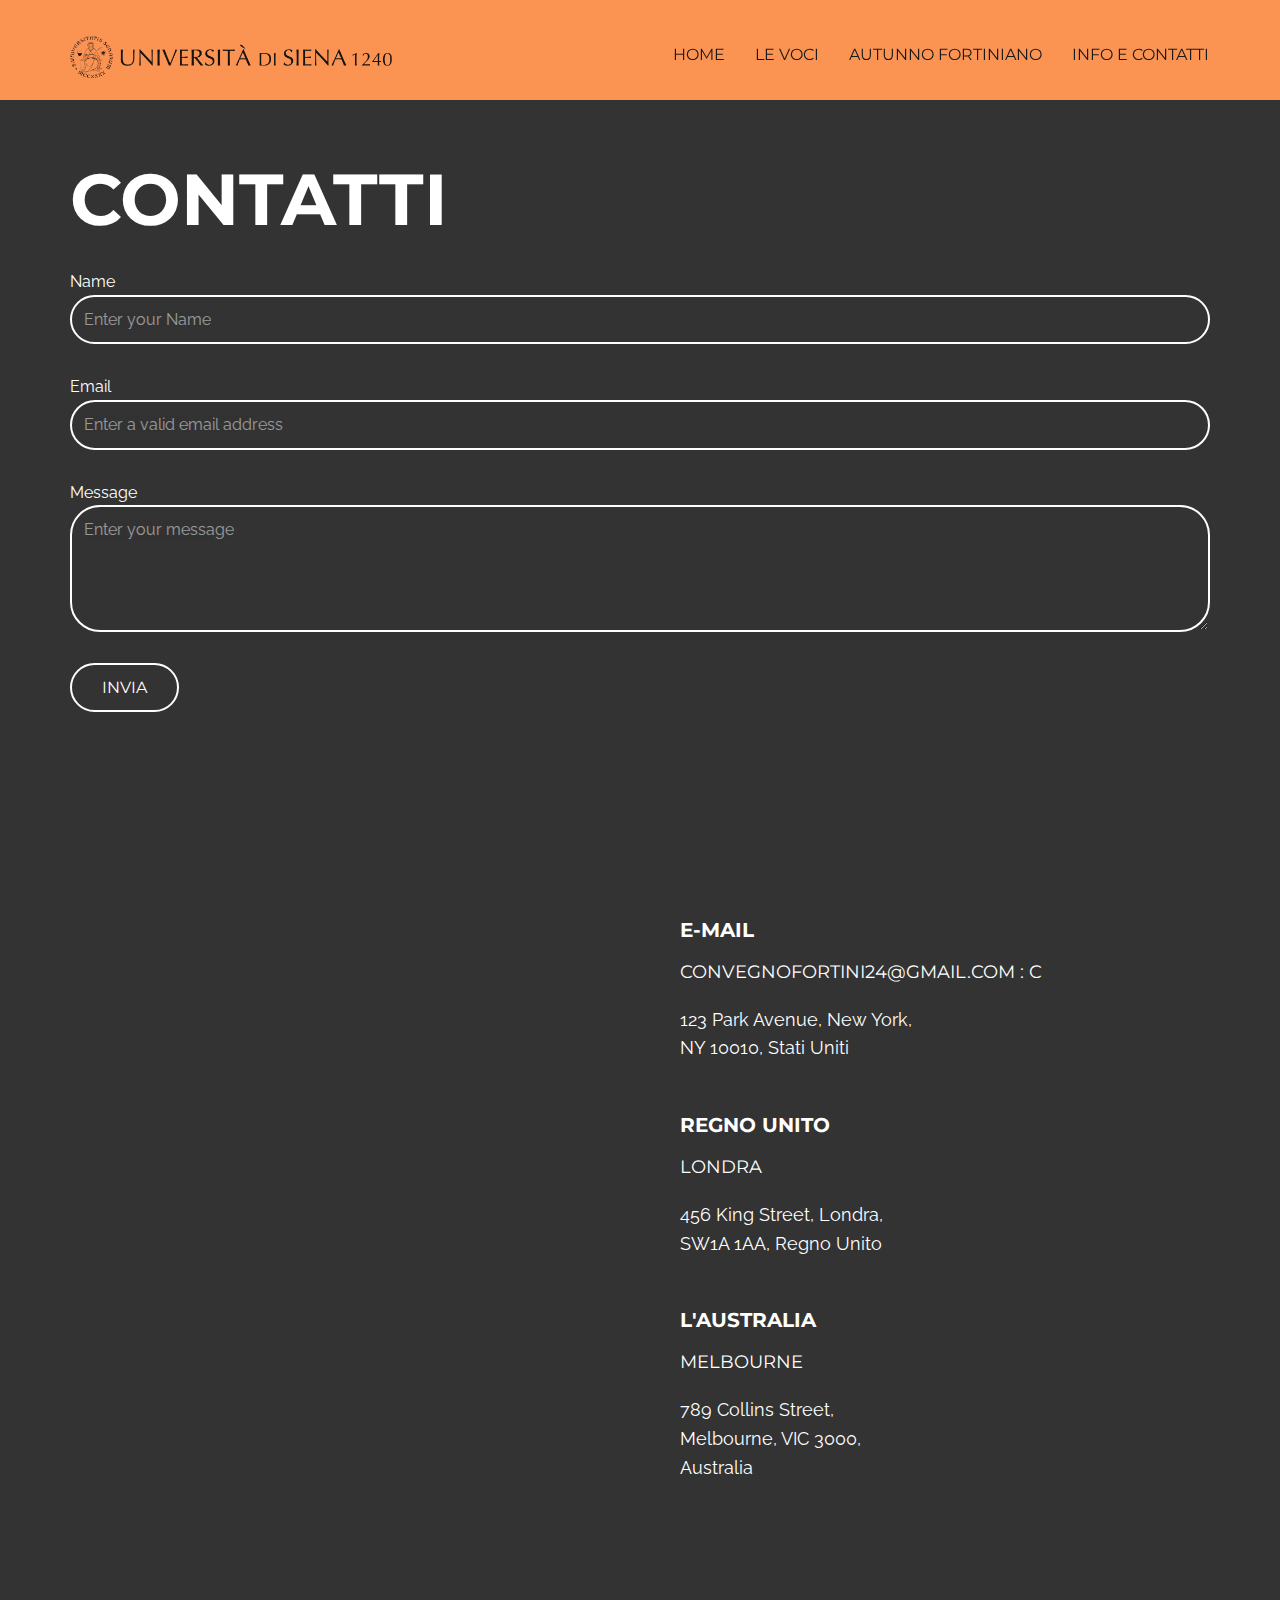
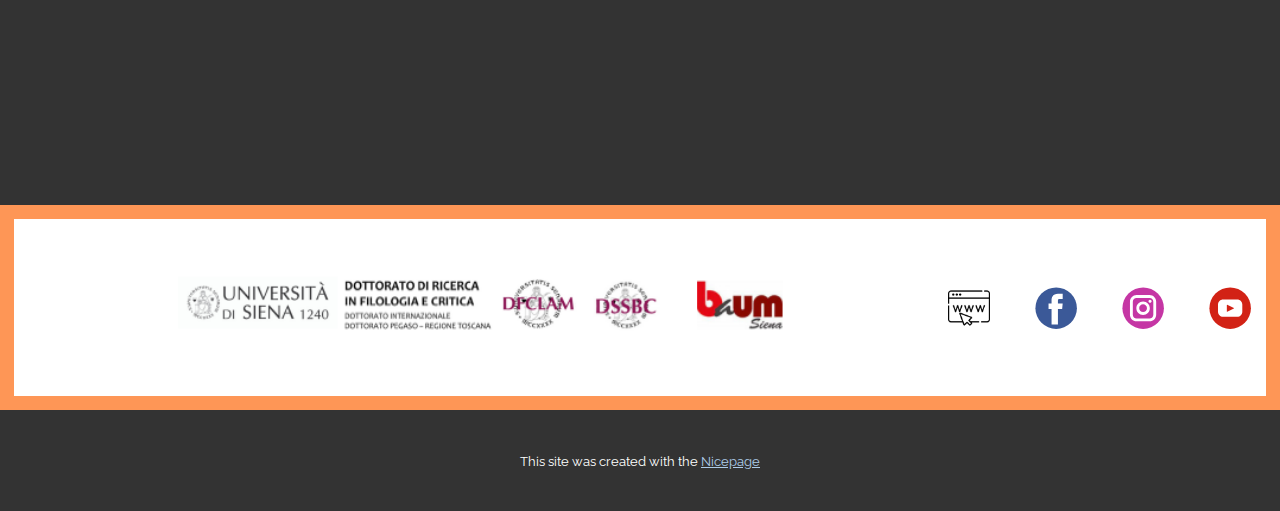
<file: Contatti.html>
<!DOCTYPE html>
<html style="font-size: 16px;" lang="it-IT"><head>
    <meta name="viewport" content="width=device-width, initial-scale=1.0">
    <meta charset="utf-8">
    <meta name="keywords" content="il nostro contatto, Luoghi, mettiamoci in contatto">
    <meta name="description" content="">
    <title>Contatti</title>
    <link rel="stylesheet" href="nicepage.css" media="screen">
<link rel="stylesheet" href="Contatti.css" media="screen">
    <script class="u-script" type="text/javascript" src="jquery.js" defer=""></script>
    <script class="u-script" type="text/javascript" src="nicepage.js" defer=""></script>
    <meta name="referrer" content="origin">
    <link id="u-theme-google-font" rel="stylesheet" href="https://fonts.googleapis.com/css?family=Montserrat:100,100i,200,200i,300,300i,400,400i,500,500i,600,600i,700,700i,800,800i,900,900i|Raleway:100,100i,200,200i,300,300i,400,400i,500,500i,600,600i,700,700i,800,800i,900,900i">
    <link id="u-page-google-font" rel="stylesheet" href="https://fonts.googleapis.com/css?family=Montserrat:100,100i,200,200i,300,300i,400,400i,500,500i,600,600i,700,700i,800,800i,900,900i">
    
    
    
    
    
    <script type="application/ld+json">{
		"@context": "http://schema.org",
		"@type": "Organization",
		"name": "Copia di Site2",
		"sameAs": [
				"https://www.dfclam.unisi.it/it",
				"https://www.facebook.com/dfclam.unisiena",
				"https://www.instagram.com/dfclam.unisi/?hl=it",
				"https://www.youtube.com/channel/UCrnidlR467iyE9RcTFoM9wA"
		]
}</script>
    <meta name="theme-color" content="#478ac9">
    <meta property="og:title" content="Contatti">
    <meta property="og:description" content="">
    <meta property="og:type" content="website">
  <meta data-intl-tel-input-cdn-path="intlTelInput/"></head>
  <body data-path-to-root="./" data-include-products="false" class="u-body u-xl-mode" data-lang="it"><header class="u-clearfix u-custom-color-4 u-header u-sticky u-header" id="sec-c057"><div class="u-clearfix u-sheet u-sheet-1">
        <nav class="u-menu u-menu-one-level u-menu-open-right u-offcanvas u-offcanvas-shift u-menu-1" data-responsive-from="XS" data-submenu-level="with-reload">
          <div class="menu-collapse u-custom-font u-font-montserrat" style="font-size: 1rem; letter-spacing: 0px; font-weight: 700; text-transform: uppercase;">
            <a class="u-button-style u-custom-active-border-color u-custom-border u-custom-border-color u-custom-borders u-custom-color u-custom-effect-duration u-custom-hover-border-color u-custom-left-right-menu-spacing u-custom-padding-bottom u-custom-text-active-color u-custom-text-color u-custom-text-hover-color u-custom-top-bottom-menu-spacing u-hamburger-link u-nav-link u-text-active-palette-1-base u-text-black u-text-hover-palette-2-base u-hamburger-link-1" href="#">
              <svg class="u-svg-link" viewBox="0 0 24 24"><use xlink:href="#menu-hamburger"></use></svg>
              <svg class="u-svg-content" version="1.1" id="menu-hamburger" viewBox="0 0 16 16" x="0px" y="0px" xmlns:xlink="http://www.w3.org/1999/xlink" xmlns="http://www.w3.org/2000/svg"><g><rect y="1" width="16" height="2"></rect><rect y="7" width="16" height="2"></rect><rect y="13" width="16" height="2"></rect>
</g></svg>
            </a>
          </div>
          <div class="u-custom-menu u-nav-container">
            <ul class="u-custom-font u-font-montserrat u-nav u-spacing-30 u-unstyled u-nav-1"><li class="u-nav-item"><a class="u-border-2 u-border-active-black u-border-hover-black u-border-no-left u-border-no-right u-border-no-top u-button-style u-nav-link u-text-active-black u-text-grey-90 u-text-hover-grey-90" href="./" style="padding: 10px 0px;">Home</a>
</li><li class="u-nav-item"><a class="u-border-2 u-border-active-black u-border-hover-black u-border-no-left u-border-no-right u-border-no-top u-button-style u-nav-link u-text-active-black u-text-grey-90 u-text-hover-grey-90" href="Le-voci.html" style="padding: 10px 0px;">Le voci</a>
</li><li class="u-nav-item"><a class="u-border-2 u-border-active-black u-border-hover-black u-border-no-left u-border-no-right u-border-no-top u-button-style u-nav-link u-text-active-black u-text-grey-90 u-text-hover-grey-90" href="Autunno-fortiniano.html" style="padding: 10px 0px;">Autunno fortiniano</a>
</li><li class="u-nav-item"><a class="u-border-2 u-border-active-black u-border-hover-black u-border-no-left u-border-no-right u-border-no-top u-button-style u-nav-link u-text-active-black u-text-grey-90 u-text-hover-grey-90" href="Info-e-Contatti.html" style="padding: 10px 0px;">Info e Contatti</a>
</li></ul>
          </div>
          <div class="u-custom-menu u-nav-container-collapse">
            <div class="u-border-2 u-border-grey-75 u-container-style u-inner-container-layout u-opacity u-opacity-95 u-sidenav u-sidenav-1" data-offcanvas-width="187">
              <div class="u-inner-container-layout u-sidenav-overflow">
                <div class="u-menu-close"></div>
                <ul class="u-active-black u-align-center u-black u-enable-responsive u-hover-black u-nav u-offcanvas u-offcanvas-shift u-popupmenu-items u-spacing-12 u-text-active-white u-text-hover-custom-color-4 u-unstyled u-nav-2" data-responsive-from="MD"><li class="u-nav-item"><a class="u-button-style u-nav-link" href="./">Home</a>
</li><li class="u-nav-item"><a class="u-button-style u-nav-link" href="Le-voci.html">Le voci</a>
</li><li class="u-nav-item"><a class="u-button-style u-nav-link" href="Autunno-fortiniano.html">Autunno fortiniano</a>
</li><li class="u-nav-item"><a class="u-button-style u-nav-link" href="Info-e-Contatti.html">Info e Contatti</a>
</li></ul>
              </div>
            </div>
            <div class="u-menu-overlay u-opacity u-opacity-70"></div>
          </div>
          <style class="menu-style">@media (max-width: 539px) {
                    [data-responsive-from="XS"] .u-nav-container {
                        display: none;
                    }
                    [data-responsive-from="XS"] .menu-collapse {
                        display: block;
                    }
                }</style>
        </nav>
        <img class="u-image u-image-contain u-image-default u-image-1" src="images/logo_unisi.png" alt="" data-image-width="1156" data-image-height="153" data-href="https://www.unisi.it/" data-target="_blank">
      </div></header>
    <section class="u-clearfix u-container-align-left u-grey-80 u-section-1" id="sec-7102">
      <div class="u-clearfix u-sheet u-sheet-1">
        <h2 class="u-align-left u-text u-text-default u-text-1" data-animation-name="customAnimationIn" data-animation-duration="2000" data-animation-delay="0">Contatti<br>
        </h2>
        <div class="u-expanded-width u-form u-form-1">
          <form action="https://forms.nicepagesrv.com/v2/form/process" class="u-clearfix u-form-spacing-30 u-form-vertical u-inner-form" source="email" name="form" style="padding: 0px;">
            <div class="u-form-group u-form-name">
              <label for="name-9d90" class="u-label">Name</label>
              <input type="text" placeholder="Enter your Name" id="name-9d90" name="name" class="u-border-2 u-border-white u-input u-input-rectangle u-none u-radius u-input-1" required="">
            </div>
            <div class="u-form-email u-form-group">
              <label for="email-9d90" class="u-label">Email</label>
              <input type="email" placeholder="Enter a valid email address" id="email-9d90" name="email" class="u-border-2 u-border-white u-input u-input-rectangle u-none u-radius u-input-2" required="">
            </div>
            <div class="u-form-group u-form-message">
              <label for="message-9d90" class="u-label">Message</label>
              <textarea placeholder="Enter your message" rows="4" cols="50" id="message-9d90" name="message" class="u-border-2 u-border-white u-input u-input-rectangle u-none u-radius u-input-3" required=""></textarea>
            </div>
            <div class="u-align-left u-form-group u-form-submit">
              <a href="#" class="u-btn u-btn-submit u-button-style u-text-white">Invia</a>
              <input type="submit" value="submit" class="u-form-control-hidden">
            </div>
            <div class="u-form-send-message u-form-send-success"> Thank you! Your message has been sent. </div>
            <div class="u-form-send-error u-form-send-message"> Unable to send your message. Please fix errors then try again. </div>
            <input type="hidden" value="" name="recaptchaResponse">
            <input type="hidden" name="formServices" value="14cfa69a-efaf-a941-4b6c-a843c4c69b74">
          </form>
        </div>
      </div>
    </section>
    <section class="u-clearfix u-container-align-left u-grey-80 u-section-2" id="carousel_6739">
      <div class="u-clearfix u-sheet u-valign-middle u-sheet-1">
        <div class="custom-expanded data-layout-selected u-align-left u-clearfix u-layout-wrap u-layout-wrap-1">
          <div class="u-layout">
            <div class="u-layout-row">
              <div class="u-container-style u-layout-cell u-size-30 u-layout-cell-1">
                <div class="u-container-layout u-valign-top u-container-layout-1">
                  <h2 class="u-text u-text-default u-text-1" data-animation-name="customAnimationIn" data-animation-duration="2000" data-animation-delay="0">contatti</h2>
                </div>
              </div>
              <div class="u-container-style u-layout-cell u-size-30 u-layout-cell-2">
                <div class="u-container-layout u-valign-top u-container-layout-2">
                  <div class="u-expanded-width u-list u-list-1">
                    <div class="u-repeater u-repeater-1">
                      <div class="u-container-style u-list-item u-repeater-item">
                        <div class="u-container-layout u-similar-container u-valign-bottom u-container-layout-3">
                          <h5 class="u-text u-text-default u-text-2">e-mail</h5>
                          <h6 class="u-text u-text-3"> CONVEGNOFORTINI24@GMAIL.COM : C<br>
                          </h6>
                          <p class="u-text u-text-default u-text-4">123 Park Avenue, New York, NY 10010, Stati Uniti</p>
                        </div>
                      </div>
                      <div class="u-container-style u-list-item u-repeater-item">
                        <div class="u-container-layout u-similar-container u-valign-bottom u-container-layout-4">
                          <h5 class="u-text u-text-default u-text-5">Regno Unito</h5>
                          <h6 class="u-text u-text-6">Londra</h6>
                          <p class="u-text u-text-default u-text-7">456 King Street, Londra, SW1A 1AA, Regno Unito</p>
                        </div>
                      </div>
                      <div class="u-container-style u-list-item u-repeater-item">
                        <div class="u-container-layout u-similar-container u-valign-bottom u-container-layout-5">
                          <h5 class="u-text u-text-default u-text-8">L'Australia</h5>
                          <h6 class="u-text u-text-9">Melbourne</h6>
                          <p class="u-text u-text-default u-text-10">789 Collins Street, Melbourne, VIC 3000, Australia</p>
                        </div>
                      </div>
                    </div>
                  </div>
                </div>
              </div>
            </div>
          </div>
        </div>
      </div>
    </section>
    <section class="u-align-center u-clearfix u-container-align-center u-grey-80 u-section-3" id="carousel_4908">
      <div class="u-expanded-width u-layout-horizontal u-list u-list-1">
        <div class="u-repeater u-repeater-1">
          <div class="u-container-align-center u-container-style u-list-item u-repeater-item">
            <div class="u-container-layout u-similar-container u-valign-middle u-container-layout-1">
              <img alt="" class="u-image u-image-contain u-image-default u-image-1" data-image-width="300" data-image-height="90" src="images/logo-amazon.svg" data-animation-name="customAnimationIn" data-animation-duration="2000" data-animation-delay="0">
            </div>
          </div>
          <div class="u-container-align-center u-container-style u-list-item u-repeater-item">
            <div class="u-container-layout u-similar-container u-valign-middle u-container-layout-2">
              <img alt="" class="u-image u-image-contain u-image-default u-image-2" data-image-width="300" data-image-height="90" src="images/1.svg" data-animation-name="customAnimationIn" data-animation-duration="1000">
            </div>
          </div>
          <div class="u-container-align-center u-container-style u-list-item u-repeater-item">
            <div class="u-container-layout u-similar-container u-valign-middle u-container-layout-3">
              <img alt="" class="u-image u-image-contain u-image-default u-image-3" data-image-width="300" data-image-height="63" src="images/evga.svg" data-animation-name="customAnimationIn" data-animation-duration="1000">
            </div>
          </div>
          <div class="u-container-align-center u-container-style u-list-item u-repeater-item">
            <div class="u-container-layout u-similar-container u-valign-middle u-container-layout-4">
              <img alt="" class="u-image u-image-contain u-image-default u-image-4" data-image-width="300" data-image-height="39" src="images/tesla-9.svg" data-animation-name="customAnimationIn" data-animation-duration="1000">
            </div>
          </div>
          <div class="u-container-align-center u-container-style u-list-item u-repeater-item">
            <div class="u-container-layout u-similar-container u-valign-middle u-container-layout-5">
              <img alt="" class="u-image u-image-contain u-image-default u-image-5" data-image-width="300" data-image-height="54" src="images/sony-logo.svg" data-animation-name="customAnimationIn" data-animation-duration="1000">
            </div>
          </div>
          <div class="u-container-align-center u-container-style u-list-item u-repeater-item">
            <div class="u-container-layout u-similar-container u-valign-middle u-container-layout-6">
              <img alt="" class="u-image u-image-contain u-image-default u-image-6" data-image-width="300" data-image-height="65" src="images/crocs-wordmark.svg" data-animation-name="customAnimationIn" data-animation-duration="1000">
            </div>
          </div>
          <div class="u-container-align-center u-container-style u-list-item u-repeater-item">
            <div class="u-container-layout u-similar-container u-valign-middle u-container-layout-7">
              <img alt="" class="u-image u-image-contain u-image-default u-image-7" data-image-width="300" data-image-height="90" src="images/logo-amazon.svg" data-animation-name="customAnimationIn" data-animation-duration="1000">
            </div>
          </div>
          <div class="u-container-align-center u-container-style u-list-item u-repeater-item">
            <div class="u-container-layout u-similar-container u-valign-middle u-container-layout-8">
              <img alt="" class="u-image u-image-contain u-image-default u-image-8" data-image-width="300" data-image-height="87" src="images/asos-1.svg" data-animation-name="customAnimationIn" data-animation-duration="1000">
            </div>
          </div>
          <div class="u-container-align-center u-container-style u-list-item u-repeater-item">
            <div class="u-container-layout u-similar-container u-valign-middle u-container-layout-9">
              <img alt="" class="u-image u-image-contain u-image-default u-image-9" data-image-width="300" data-image-height="89" src="images/bergners-1.svg" data-animation-name="customAnimationIn" data-animation-duration="1000">
            </div>
          </div>
          <div class="u-container-align-center u-container-style u-list-item u-repeater-item">
            <div class="u-container-layout u-similar-container u-valign-middle u-container-layout-10">
              <img alt="" class="u-image u-image-contain u-image-default u-image-10" data-image-width="300" data-image-height="115" src="images/ffff.svg" data-animation-name="customAnimationIn" data-animation-duration="1000">
            </div>
          </div>
          <div class="u-container-align-center u-container-style u-list-item u-repeater-item">
            <div class="u-container-layout u-similar-container u-valign-middle u-container-layout-11">
              <img alt="" class="u-image u-image-contain u-image-default u-image-11" data-image-width="300" data-image-height="61" src="images/medium-wordmark.svg" data-animation-name="customAnimationIn" data-animation-duration="1000">
            </div>
          </div>
          <div class="u-container-align-center u-container-style u-list-item u-repeater-item">
            <div class="u-container-layout u-similar-container u-valign-middle u-container-layout-12">
              <img alt="" class="u-image u-image-contain u-image-default u-image-12" data-image-width="300" data-image-height="61" src="images/t.svg" data-animation-name="customAnimationIn" data-animation-duration="1000">
            </div>
          </div>
        </div>
        <a class="u-absolute-vcenter u-gallery-nav u-gallery-nav-prev u-hidden u-icon-circle u-opacity u-opacity-70 u-spacing-10 u-white u-gallery-nav-1" href="#" role="button">
          <span aria-hidden="true">
            <svg viewBox="0 0 451.847 451.847"><path d="M97.141,225.92c0-8.095,3.091-16.192,9.259-22.366L300.689,9.27c12.359-12.359,32.397-12.359,44.751,0
c12.354,12.354,12.354,32.388,0,44.748L173.525,225.92l171.903,171.909c12.354,12.354,12.354,32.391,0,44.744
c-12.354,12.365-32.386,12.365-44.745,0l-194.29-194.281C100.226,242.115,97.141,234.018,97.141,225.92z"></path></svg>
          </span>
          <span class="sr-only">
            <svg viewBox="0 0 451.847 451.847"><path d="M97.141,225.92c0-8.095,3.091-16.192,9.259-22.366L300.689,9.27c12.359-12.359,32.397-12.359,44.751,0
c12.354,12.354,12.354,32.388,0,44.748L173.525,225.92l171.903,171.909c12.354,12.354,12.354,32.391,0,44.744
c-12.354,12.365-32.386,12.365-44.745,0l-194.29-194.281C100.226,242.115,97.141,234.018,97.141,225.92z"></path></svg>
          </span>
        </a>
        <a class="u-absolute-vcenter u-gallery-nav u-gallery-nav-next u-hidden u-icon-circle u-opacity u-opacity-70 u-spacing-10 u-white u-gallery-nav-2" href="#" role="button">
          <span aria-hidden="true">
            <svg viewBox="0 0 451.846 451.847"><path d="M345.441,248.292L151.154,442.573c-12.359,12.365-32.397,12.365-44.75,0c-12.354-12.354-12.354-32.391,0-44.744
L278.318,225.92L106.409,54.017c-12.354-12.359-12.354-32.394,0-44.748c12.354-12.359,32.391-12.359,44.75,0l194.287,194.284
c6.177,6.18,9.262,14.271,9.262,22.366C354.708,234.018,351.617,242.115,345.441,248.292z"></path></svg>
          </span>
          <span class="sr-only">
            <svg viewBox="0 0 451.846 451.847"><path d="M345.441,248.292L151.154,442.573c-12.359,12.365-32.397,12.365-44.75,0c-12.354-12.354-12.354-32.391,0-44.744
L278.318,225.92L106.409,54.017c-12.354-12.359-12.354-32.394,0-44.748c12.354-12.359,32.391-12.359,44.75,0l194.287,194.284
c6.177,6.18,9.262,14.271,9.262,22.366C354.708,234.018,351.617,242.115,345.441,248.292z"></path></svg>
          </span>
        </a>
      </div>
    </section>
    
    
    
    <footer class="u-border-14 u-border-custom-color-4 u-clearfix u-footer u-white" id="sec-97f8"><div class="u-clearfix u-sheet u-sheet-1">
        <div class="data-layout-selected u-clearfix u-expanded-width u-gutter-30 u-layout-wrap u-layout-wrap-1">
          <div class="u-gutter-0 u-layout">
            <div class="u-layout-row">
              <div class="u-align-left u-container-align-left u-container-style u-layout-cell u-left-cell u-size-45 u-layout-cell-1">
                <div class="u-container-layout u-valign-middle u-container-layout-1">
                  <img class="u-image u-image-contain u-image-default u-image-1" src="images/image3.png" alt="" data-image-width="566" data-image-height="92">
                </div>
              </div>
              <div class="u-align-right u-container-align-right u-container-style u-layout-cell u-right-cell u-size-15 u-layout-cell-2">
                <div class="u-container-layout u-valign-middle u-container-layout-2">
                  <div class="u-social-icons u-spacing-45 u-social-icons-1">
                    <a class="u-social-url" target="_blank" data-type="Custom" title="Sito Web" href="https://www.dfclam.unisi.it/it"><span class="u-file-icon u-icon u-social-custom u-social-icon u-icon-1"><img src="images/2721688.png" alt=""></span>
                    </a>
                    <a class="u-social-url" title="facebook" target="_blank" href="https://www.facebook.com/dfclam.unisiena"><span class="u-icon u-social-facebook u-social-icon u-icon-2"><svg class="u-svg-link" preserveAspectRatio="xMidYMin slice" viewBox="0 0 112 112" style=""><use xlink:href="#svg-fb87"></use></svg><svg class="u-svg-content" viewBox="0 0 112 112" x="0" y="0" id="svg-fb87"><circle fill="currentColor" cx="56.1" cy="56.1" r="55"></circle><path fill="#FFFFFF" d="M73.5,31.6h-9.1c-1.4,0-3.6,0.8-3.6,3.9v8.5h12.6L72,58.3H60.8v40.8H43.9V58.3h-8V43.9h8v-9.2
      c0-6.7,3.1-17,17-17h12.5v13.9H73.5z"></path></svg></span>
                    </a>
                    <a class="u-social-url" target="_blank" data-type="Instagram" title="Instagram" href="https://www.instagram.com/dfclam.unisi/?hl=it"><span class="u-icon u-social-icon u-social-instagram u-icon-3"><svg class="u-svg-link" preserveAspectRatio="xMidYMin slice" viewBox="0 0 112 112" style=""><use xlink:href="#svg-b38c"></use></svg><svg class="u-svg-content" viewBox="0 0 112 112" x="0" y="0" id="svg-b38c"><circle fill="currentColor" cx="56.1" cy="56.1" r="55"></circle><path fill="#FFFFFF" d="M55.9,38.2c-9.9,0-17.9,8-17.9,17.9C38,66,46,74,55.9,74c9.9,0,17.9-8,17.9-17.9C73.8,46.2,65.8,38.2,55.9,38.2
      z M55.9,66.4c-5.7,0-10.3-4.6-10.3-10.3c-0.1-5.7,4.6-10.3,10.3-10.3c5.7,0,10.3,4.6,10.3,10.3C66.2,61.8,61.6,66.4,55.9,66.4z"></path><path fill="#FFFFFF" d="M74.3,33.5c-2.3,0-4.2,1.9-4.2,4.2s1.9,4.2,4.2,4.2s4.2-1.9,4.2-4.2S76.6,33.5,74.3,33.5z"></path><path fill="#FFFFFF" d="M73.1,21.3H38.6c-9.7,0-17.5,7.9-17.5,17.5v34.5c0,9.7,7.9,17.6,17.5,17.6h34.5c9.7,0,17.5-7.9,17.5-17.5V38.8
      C90.6,29.1,82.7,21.3,73.1,21.3z M83,73.3c0,5.5-4.5,9.9-9.9,9.9H38.6c-5.5,0-9.9-4.5-9.9-9.9V38.8c0-5.5,4.5-9.9,9.9-9.9h34.5
      c5.5,0,9.9,4.5,9.9,9.9V73.3z"></path></svg></span>
                    </a>
                    <a class="u-social-url" target="_blank" data-type="YouTube" title="YouTube" href="https://www.youtube.com/channel/UCrnidlR467iyE9RcTFoM9wA"><span class="u-icon u-social-icon u-social-youtube u-icon-4"><svg class="u-svg-link" preserveAspectRatio="xMidYMin slice" viewBox="0 0 112 112" style=""><use xlink:href="#svg-7a92"></use></svg><svg class="u-svg-content" viewBox="0 0 112 112" x="0" y="0" id="svg-7a92"><circle fill="currentColor" cx="56.1" cy="56.1" r="55"></circle><path fill="#FFFFFF" d="M74.9,33.3H37.3c-7.4,0-13.4,6-13.4,13.4v18.8c0,7.4,6,13.4,13.4,13.4h37.6c7.4,0,13.4-6,13.4-13.4V46.7 C88.3,39.3,82.3,33.3,74.9,33.3L74.9,33.3z M65.9,57l-17.6,8.4c-0.5,0.2-1-0.1-1-0.6V47.5c0-0.5,0.6-0.9,1-0.6l17.6,8.9 C66.4,56,66.4,56.8,65.9,57L65.9,57z"></path></svg></span>
                    </a>
                  </div>
                </div>
              </div>
            </div>
          </div>
        </div>
      </div></footer>
    <section class="u-backlink u-clearfix u-grey-80">
      <p class="u-text">
        <span>This site was created with the </span>
        <a class="u-link" href="https://nicepage.com/" target="_blank" rel="nofollow">
          <span>Nicepage</span>
        </a>
      </p>
    </section>
  
</body></html>
</file>
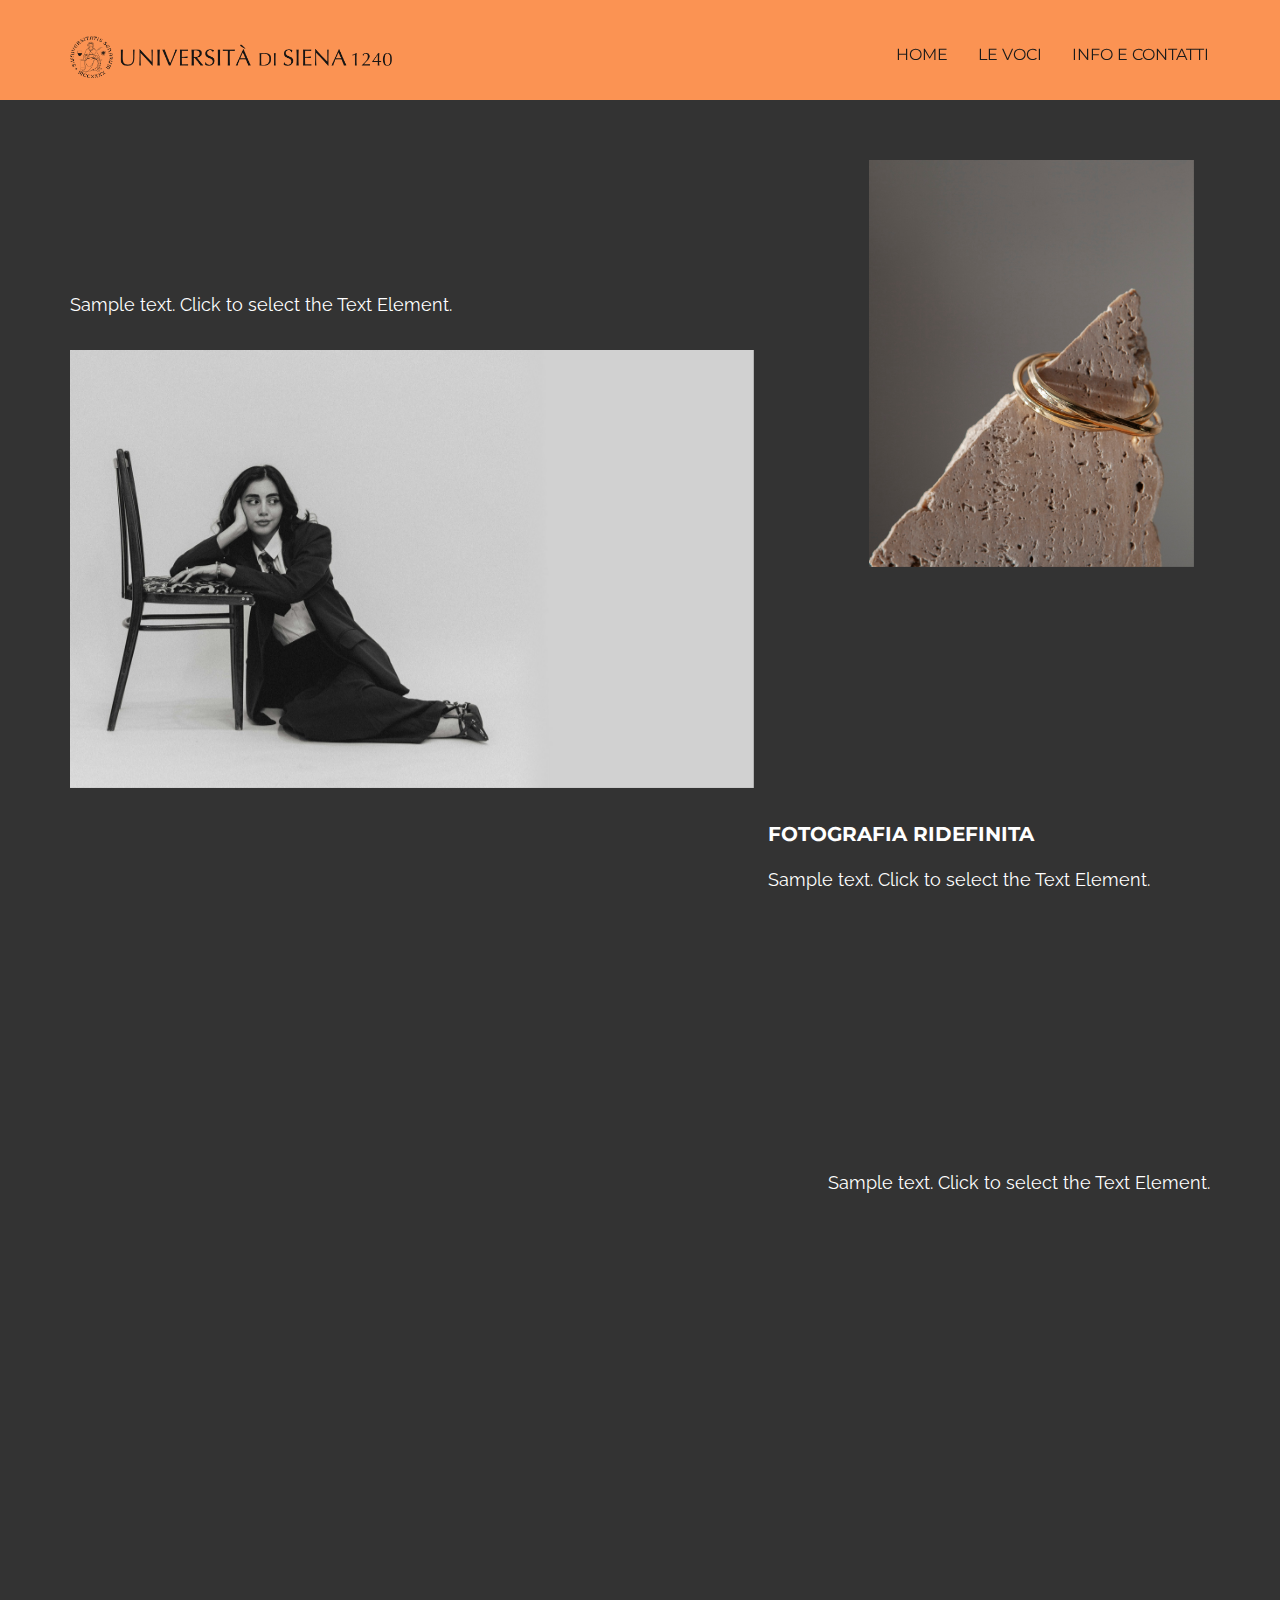
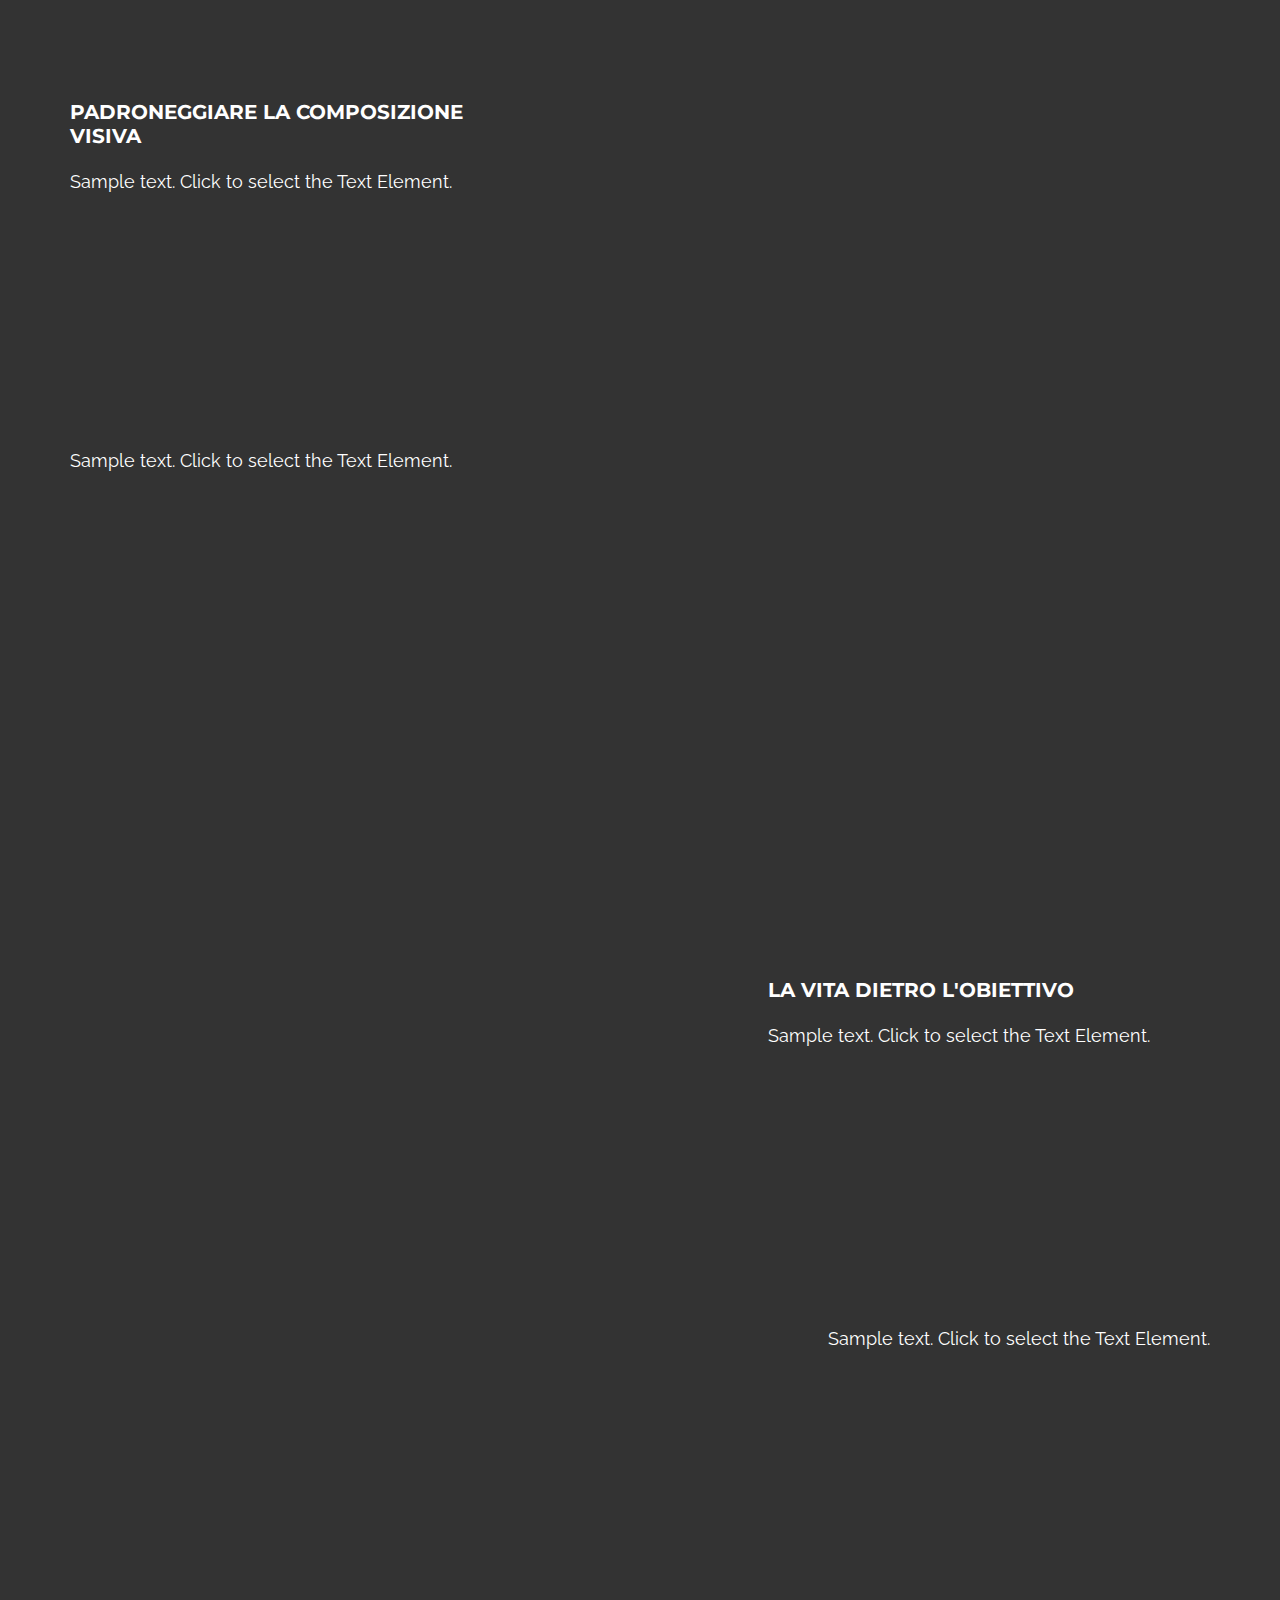
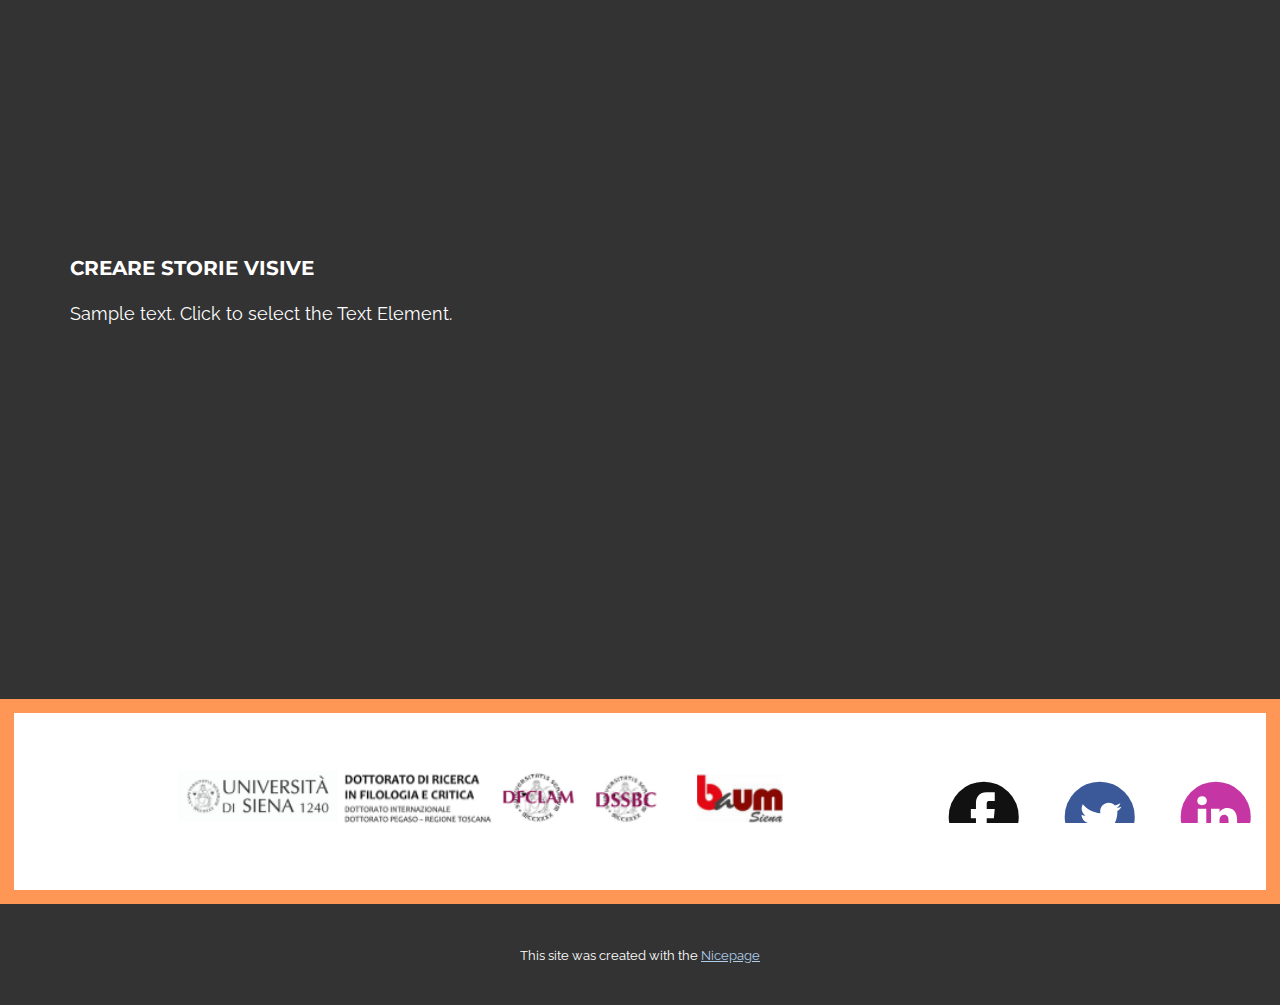
<file: Galleria.html>
<!DOCTYPE html>
<html style="font-size: 16px;" lang="it-IT"><head>
    <meta name="viewport" content="width=device-width, initial-scale=1.0">
    <meta charset="utf-8">
    <meta name="keywords" content="Convegno Franco Fortini, Poesia, Unisi, Università di Siena, Eredità e voci per Franco Fortini, Poeti per Fortini">
    <meta name="description" content="">
    <title>Galleria</title>
    <link rel="stylesheet" href="nicepage.css" media="screen">
<link rel="stylesheet" href="Galleria.css" media="screen">
    <script class="u-script" type="text/javascript" src="jquery.js" defer=""></script>
    <script class="u-script" type="text/javascript" src="nicepage.js" defer=""></script>
    <link id="u-theme-google-font" rel="stylesheet" href="https://fonts.googleapis.com/css?family=Montserrat:100,100i,200,200i,300,300i,400,400i,500,500i,600,600i,700,700i,800,800i,900,900i|Raleway:100,100i,200,200i,300,300i,400,400i,500,500i,600,600i,700,700i,800,800i,900,900i">
    <link id="u-page-google-font" rel="stylesheet" href="https://fonts.googleapis.com/css?family=Montserrat:100,100i,200,200i,300,300i,400,400i,500,500i,600,600i,700,700i,800,800i,900,900i">
    
    
    
    
    
    
    
    <script type="application/ld+json">{
		"@context": "http://schema.org",
		"@type": "Organization",
		"name": "Copia di Site2",
		"sameAs": []
}</script>
    <meta name="theme-color" content="#478ac9">
    <meta property="og:title" content="Galleria">
    <meta property="og:description" content="">
    <meta property="og:type" content="website">
  <meta data-intl-tel-input-cdn-path="intlTelInput/"></head>
  <body data-path-to-root="./" data-include-products="false" class="u-body u-xl-mode" data-lang="it"><header class="u-clearfix u-custom-color-4 u-header u-sticky u-header" id="sec-c057"><div class="u-clearfix u-sheet u-sheet-1">
        <nav class="u-menu u-menu-one-level u-menu-open-right u-offcanvas u-offcanvas-shift u-menu-1" data-responsive-from="XS" data-submenu-level="with-reload">
          <div class="menu-collapse u-custom-font u-font-montserrat" style="font-size: 1rem; letter-spacing: 0px; font-weight: 700; text-transform: uppercase;">
            <a class="u-button-style u-custom-active-border-color u-custom-border u-custom-border-color u-custom-borders u-custom-color u-custom-effect-duration u-custom-hover-border-color u-custom-left-right-menu-spacing u-custom-padding-bottom u-custom-text-active-color u-custom-text-color u-custom-text-hover-color u-custom-top-bottom-menu-spacing u-hamburger-link u-nav-link u-text-active-palette-1-base u-text-black u-text-hover-palette-2-base u-hamburger-link-1" href="#">
              <svg class="u-svg-link" viewBox="0 0 24 24"><use xlink:href="#menu-hamburger"></use></svg>
              <svg class="u-svg-content" version="1.1" id="menu-hamburger" viewBox="0 0 16 16" x="0px" y="0px" xmlns:xlink="http://www.w3.org/1999/xlink" xmlns="http://www.w3.org/2000/svg"><g><rect y="1" width="16" height="2"></rect><rect y="7" width="16" height="2"></rect><rect y="13" width="16" height="2"></rect>
</g></svg>
            </a>
          </div>
          <div class="u-custom-menu u-nav-container">
            <ul class="u-custom-font u-font-montserrat u-nav u-spacing-30 u-unstyled u-nav-1"><li class="u-nav-item"><a class="u-border-2 u-border-active-black u-border-hover-black u-border-no-left u-border-no-right u-border-no-top u-button-style u-nav-link u-text-active-black u-text-grey-90 u-text-hover-grey-90" href="./" style="padding: 10px 0px;">Home</a>
</li><li class="u-nav-item"><a class="u-border-2 u-border-active-black u-border-hover-black u-border-no-left u-border-no-right u-border-no-top u-button-style u-nav-link u-text-active-black u-text-grey-90 u-text-hover-grey-90" href="Le-voci.html" style="padding: 10px 0px;">Le voci</a>
</li><li class="u-nav-item"><a class="u-border-2 u-border-active-black u-border-hover-black u-border-no-left u-border-no-right u-border-no-top u-button-style u-nav-link u-text-active-black u-text-grey-90 u-text-hover-grey-90" href="Info-e-Contatti.html" style="padding: 10px 0px;">Info e Contatti</a>
</li></ul>
          </div>
          <div class="u-custom-menu u-nav-container-collapse">
            <div class="u-border-2 u-border-grey-75 u-container-style u-inner-container-layout u-opacity u-opacity-95 u-sidenav u-sidenav-1" data-offcanvas-width="187">
              <div class="u-inner-container-layout u-sidenav-overflow">
                <div class="u-menu-close"></div>
                <ul class="u-active-black u-align-center u-black u-enable-responsive u-hover-black u-nav u-offcanvas u-offcanvas-shift u-popupmenu-items u-spacing-12 u-text-active-white u-text-hover-custom-color-4 u-unstyled u-nav-2" data-responsive-from="MD"><li class="u-nav-item"><a class="u-button-style u-nav-link" href="./">Home</a>
</li><li class="u-nav-item"><a class="u-button-style u-nav-link" href="Le-voci.html">Le voci</a>
</li><li class="u-nav-item"><a class="u-button-style u-nav-link" href="Info-e-Contatti.html">Info e Contatti</a>
</li></ul>
              </div>
            </div>
            <div class="u-menu-overlay u-opacity u-opacity-70"></div>
          </div>
          <style class="menu-style">@media (max-width: 539px) {
                    [data-responsive-from="XS"] .u-nav-container {
                        display: none;
                    }
                    [data-responsive-from="XS"] .menu-collapse {
                        display: block;
                    }
                }</style>
        </nav>
        <img class="u-image u-image-contain u-image-default u-image-1" src="images/logo_unisi.png" alt="" data-image-width="1156" data-image-height="153" data-href="https://www.unisi.it/" data-target="_blank">
      </div></header>
    <section class="u-clearfix u-grey-80 u-section-1" id="sec-a462">
      <div class="u-clearfix u-sheet u-sheet-1">
        <div class="data-layout-selected u-clearfix u-expanded-width u-layout-wrap u-layout-wrap-1">
          <div class="u-layout">
            <div class="u-layout-row">
              <div class="u-align-left u-container-align-left u-container-align-right u-container-style u-layout-cell u-size-36 u-layout-cell-1">
                <div class="u-container-layout u-valign-top-sm u-valign-top-xs u-container-layout-1">
                  <p class="u-text u-text-1">Sample text. Click to select the Text Element.</p>
                  <img class="custom-expanded u-expanded-width-lg u-expanded-width-xl u-image u-image-default u-image-1" src="images/pexels-nazila-21345908copy.jpg" alt="" data-image-width="2700" data-image-height="1409" data-animation-name="customAnimationIn" data-animation-duration="2000" data-animation-delay="0">
                </div>
              </div>
              <div class="u-container-style u-layout-cell u-size-24 u-layout-cell-2">
                <div class="u-container-layout u-valign-top-lg u-valign-top-md u-valign-top-xl u-container-layout-2">
                  <img class="u-image u-image-default u-image-2" src="images/2149846563.jpg" alt="" data-image-width="1000" data-image-height="1500" data-animation-name="customAnimationIn" data-animation-duration="2000" data-animation-delay="0">
                  <h5 class="u-text u-text-2">Fotografia ridefinita</h5>
                  <p class="u-text u-text-3">Sample text. Click to select the Text Element.</p>
                </div>
              </div>
            </div>
          </div>
        </div>
      </div>
    </section>
    <section class="u-clearfix u-grey-80 u-section-2" id="sec-89bf">
      <div class="u-clearfix u-sheet u-sheet-1">
        <div class="data-layout-selected u-clearfix u-expanded-width u-layout-wrap u-layout-wrap-1">
          <div class="u-layout">
            <div class="u-layout-row">
              <div class="u-container-style u-layout-cell u-size-24 u-layout-cell-1">
                <div class="u-container-layout u-valign-top u-container-layout-1">
                  <img class="u-image u-image-default u-image-1" src="images/42243.jpg" alt="" data-image-width="1333" data-image-height="2000" data-animation-name="customAnimationIn" data-animation-duration="2000" data-animation-delay="0">
                  <h5 class="u-text u-text-1">Padroneggiare la composizione visiva</h5>
                  <p class="u-text u-text-2">Sample text. Click to select the Text Element.</p>
                </div>
              </div>
              <div class="u-align-right u-container-align-right u-container-style u-layout-cell u-size-36 u-layout-cell-2">
                <div class="u-container-layout u-valign-top-sm u-valign-top-xs u-container-layout-2">
                  <p class="u-text u-text-3">Sample text. Click to select the Text Element.</p>
                  <img class="u-expanded-width u-image u-image-default u-image-2" src="images/16501.jpg" alt="" data-image-width="2000" data-image-height="1333" data-animation-name="fadeIn" data-animation-duration="2000" data-animation-delay="0">
                </div>
              </div>
            </div>
          </div>
        </div>
      </div>
    </section>
    <section class="u-clearfix u-grey-80 u-section-3" id="carousel_1110">
      <div class="u-clearfix u-sheet u-sheet-1">
        <div class="data-layout-selected u-clearfix u-expanded-width u-layout-wrap u-layout-wrap-1">
          <div class="u-layout">
            <div class="u-layout-row">
              <div class="u-align-left u-container-align-left u-container-align-right u-container-style u-layout-cell u-size-36 u-layout-cell-1">
                <div class="u-container-layout u-valign-top-sm u-valign-top-xs u-container-layout-1">
                  <p class="u-text u-text-1">Sample text. Click to select the Text Element.</p>
                  <img class="custom-expanded u-expanded-width-lg u-expanded-width-xl u-image u-image-default u-image-1" src="images/2151235300.jpg" alt="" data-image-width="1506" data-image-height="2000" data-animation-name="customAnimationIn" data-animation-duration="2000" data-animation-delay="0">
                </div>
              </div>
              <div class="u-container-style u-layout-cell u-size-24 u-layout-cell-2">
                <div class="u-container-layout u-valign-top-lg u-valign-top-md u-valign-top-xl u-container-layout-2">
                  <img class="u-image u-image-default u-image-2" src="images/129373.jpg" alt="" data-image-width="1125" data-image-height="2000" data-animation-name="customAnimationIn" data-animation-duration="2000" data-animation-delay="0">
                  <h5 class="u-text u-text-2">La vita dietro l'obiettivo</h5>
                  <p class="u-text u-text-3">Sample text. Click to select the Text Element.</p>
                </div>
              </div>
            </div>
          </div>
        </div>
      </div>
    </section>
    <section class="u-clearfix u-grey-80 u-section-4" id="carousel_483a">
      <div class="u-clearfix u-sheet u-sheet-1">
        <div class="data-layout-selected u-clearfix u-expanded-width u-layout-wrap u-layout-wrap-1">
          <div class="u-layout">
            <div class="u-layout-row">
              <div class="u-container-style u-layout-cell u-size-24 u-layout-cell-1">
                <div class="u-container-layout u-valign-top u-container-layout-1">
                  <img class="u-image u-image-default u-image-1" src="images/3.png" alt="" data-image-width="926" data-image-height="925" data-animation-name="customAnimationIn" data-animation-duration="2000" data-animation-delay="0">
                  <h5 class="u-text u-text-1">Creare storie visive</h5>
                  <p class="u-text u-text-2">Sample text. Click to select the Text Element.</p>
                </div>
              </div>
              <div class="u-align-right u-container-align-right u-container-style u-layout-cell u-size-36 u-layout-cell-2">
                <div class="u-container-layout u-valign-top-sm u-valign-top-xs u-container-layout-2">
                  <p class="u-text u-text-3">Sample text. Click to select the Text Element.</p>
                  <img class="u-expanded-width u-image u-image-default u-image-2" src="images/125902.jpg" alt="" data-image-width="2000" data-image-height="1334" data-animation-name="fadeIn" data-animation-duration="2000" data-animation-delay="0">
                </div>
              </div>
            </div>
          </div>
        </div>
      </div>
    </section>
    <section class="u-clearfix u-grey-80 u-section-5" id="sec-2d64">
      <div class="u-clearfix u-sheet u-sheet-1">
        <div class="data-layout-selected u-clearfix u-expanded-width u-gutter-30 u-layout-wrap u-layout-wrap-1">
          <div class="u-layout">
            <div class="u-layout-row">
              <div class="u-container-style u-layout-cell u-radius u-shape-round u-size-30 u-layout-cell-1" data-animation-name="customAnimationIn" data-animation-duration="2000" data-animation-delay="0">
                <div class="u-border-2 u-border-white u-container-layout u-valign-middle u-container-layout-1">
                  <h3 class="u-text u-text-default u-text-1">instagram&nbsp;<span class="u-file-icon u-icon u-icon-1 u-text-white"><img src="images/875713c9.png" alt=""></span>
                  </h3>
                  <p class="u-text u-text-default u-text-2">Sample text. Click to select the Text Element.</p>
                </div>
              </div>
              <div class="u-container-align-right u-container-style u-layout-cell u-radius u-shape-round u-size-30 u-layout-cell-2" data-animation-name="customAnimationIn" data-animation-duration="2000" data-animation-delay="0">
                <div class="u-border-2 u-border-white u-container-layout u-valign-middle u-container-layout-2">
                  <h3 class="u-align-right u-text u-text-default u-text-3">prenotazione <span class="u-file-icon u-icon u-icon-2 u-text-white"><img src="images/875713c9.png" alt=""></span>
                  </h3>
                  <p class="u-align-right u-text u-text-default u-text-4">Sample text. Click to select the Text Element.</p>
                </div>
              </div>
            </div>
          </div>
        </div>
      </div>
    </section>
    
    
    
    <footer class="u-border-14 u-border-custom-color-4 u-clearfix u-footer u-white" id="sec-97f8"><div class="u-clearfix u-sheet u-sheet-1">
        <div class="data-layout-selected u-clearfix u-expanded-width u-gutter-30 u-layout-wrap u-layout-wrap-1">
          <div class="u-gutter-0 u-layout">
            <div class="u-layout-row">
              <div class="u-align-left u-container-align-left u-container-style u-layout-cell u-left-cell u-size-45 u-layout-cell-1">
                <div class="u-container-layout u-valign-middle u-container-layout-1">
                  <img class="u-image u-image-contain u-image-default u-image-1" src="images/image3.png" alt="" data-image-width="566" data-image-height="92">
                </div>
              </div>
              <div class="u-align-right u-container-align-right u-container-style u-layout-cell u-right-cell u-size-15 u-layout-cell-2">
                <div class="u-container-layout u-valign-middle u-container-layout-2">
                  <div class="u-social-icons u-spacing-45 u-social-icons-1">
                    <a class="u-social-url" title="facebook" target="_blank" href=""><span class="u-icon u-social-facebook u-social-icon u-icon-1"><svg class="u-svg-link" preserveAspectRatio="xMidYMin slice" viewBox="0 0 112 112" style=""><use xlink:href="#svg-fb87"></use></svg><svg class="u-svg-content" viewBox="0 0 112 112" x="0" y="0" id="svg-fb87"><circle fill="currentColor" cx="56.1" cy="56.1" r="55"></circle><path fill="#FFFFFF" d="M73.5,31.6h-9.1c-1.4,0-3.6,0.8-3.6,3.9v8.5h12.6L72,58.3H60.8v40.8H43.9V58.3h-8V43.9h8v-9.2
      c0-6.7,3.1-17,17-17h12.5v13.9H73.5z"></path></svg></span>
                    </a>
                    <a class="u-social-url" title="twitter" target="_blank" href=""><span class="u-icon u-social-icon u-social-twitter u-icon-2"><svg class="u-svg-link" preserveAspectRatio="xMidYMin slice" viewBox="0 0 112 112" style=""><use xlink:href="#svg-84bb"></use></svg><svg class="u-svg-content" viewBox="0 0 112 112" x="0" y="0" id="svg-84bb"><circle fill="currentColor" class="st0" cx="56.1" cy="56.1" r="55"></circle><path fill="#FFFFFF" d="M83.8,47.3c0,0.6,0,1.2,0,1.7c0,17.7-13.5,38.2-38.2,38.2C38,87.2,31,85,25,81.2c1,0.1,2.1,0.2,3.2,0.2
      c6.3,0,12.1-2.1,16.7-5.7c-5.9-0.1-10.8-4-12.5-9.3c0.8,0.2,1.7,0.2,2.5,0.2c1.2,0,2.4-0.2,3.5-0.5c-6.1-1.2-10.8-6.7-10.8-13.1
      c0-0.1,0-0.1,0-0.2c1.8,1,3.9,1.6,6.1,1.7c-3.6-2.4-6-6.5-6-11.2c0-2.5,0.7-4.8,1.8-6.7c6.6,8.1,16.5,13.5,27.6,14
      c-0.2-1-0.3-2-0.3-3.1c0-7.4,6-13.4,13.4-13.4c3.9,0,7.3,1.6,9.8,4.2c3.1-0.6,5.9-1.7,8.5-3.3c-1,3.1-3.1,5.8-5.9,7.4
      c2.7-0.3,5.3-1,7.7-2.1C88.7,43,86.4,45.4,83.8,47.3z"></path></svg></span>
                    </a>
                    <a class="u-social-url" title="linkedin" target="_blank" href=""><span class="u-icon u-social-icon u-social-linkedin u-icon-3"><svg class="u-svg-link" preserveAspectRatio="xMidYMin slice" viewBox="0 0 112 112" style=""><use xlink:href="#svg-9685"></use></svg><svg class="u-svg-content" viewBox="0 0 112 112" x="0" y="0" id="svg-9685"><circle fill="currentColor" cx="56.1" cy="56.1" r="55"></circle><path fill="#FFFFFF" d="M41.3,83.7H27.9V43.4h13.4V83.7z M34.6,37.9L34.6,37.9c-4.6,0-7.5-3.1-7.5-7c0-4,3-7,7.6-7s7.4,3,7.5,7
      C42.2,34.8,39.2,37.9,34.6,37.9z M89.6,83.7H76.2V62.2c0-5.4-1.9-9.1-6.8-9.1c-3.7,0-5.9,2.5-6.9,4.9c-0.4,0.9-0.4,2.1-0.4,3.3v22.5
      H48.7c0,0,0.2-36.5,0-40.3h13.4v5.7c1.8-2.7,5-6.7,12.1-6.7c8.8,0,15.4,5.8,15.4,18.1V83.7z"></path></svg></span>
                    </a>
                  </div>
                </div>
              </div>
            </div>
          </div>
        </div>
      </div></footer>
    <section class="u-backlink u-clearfix u-grey-80">
      <p class="u-text">
        <span>This site was created with the </span>
        <a class="u-link" href="https://nicepage.com/" target="_blank" rel="nofollow">
          <span>Nicepage</span>
        </a>
      </p>
    </section>
  
</body></html>
</file>
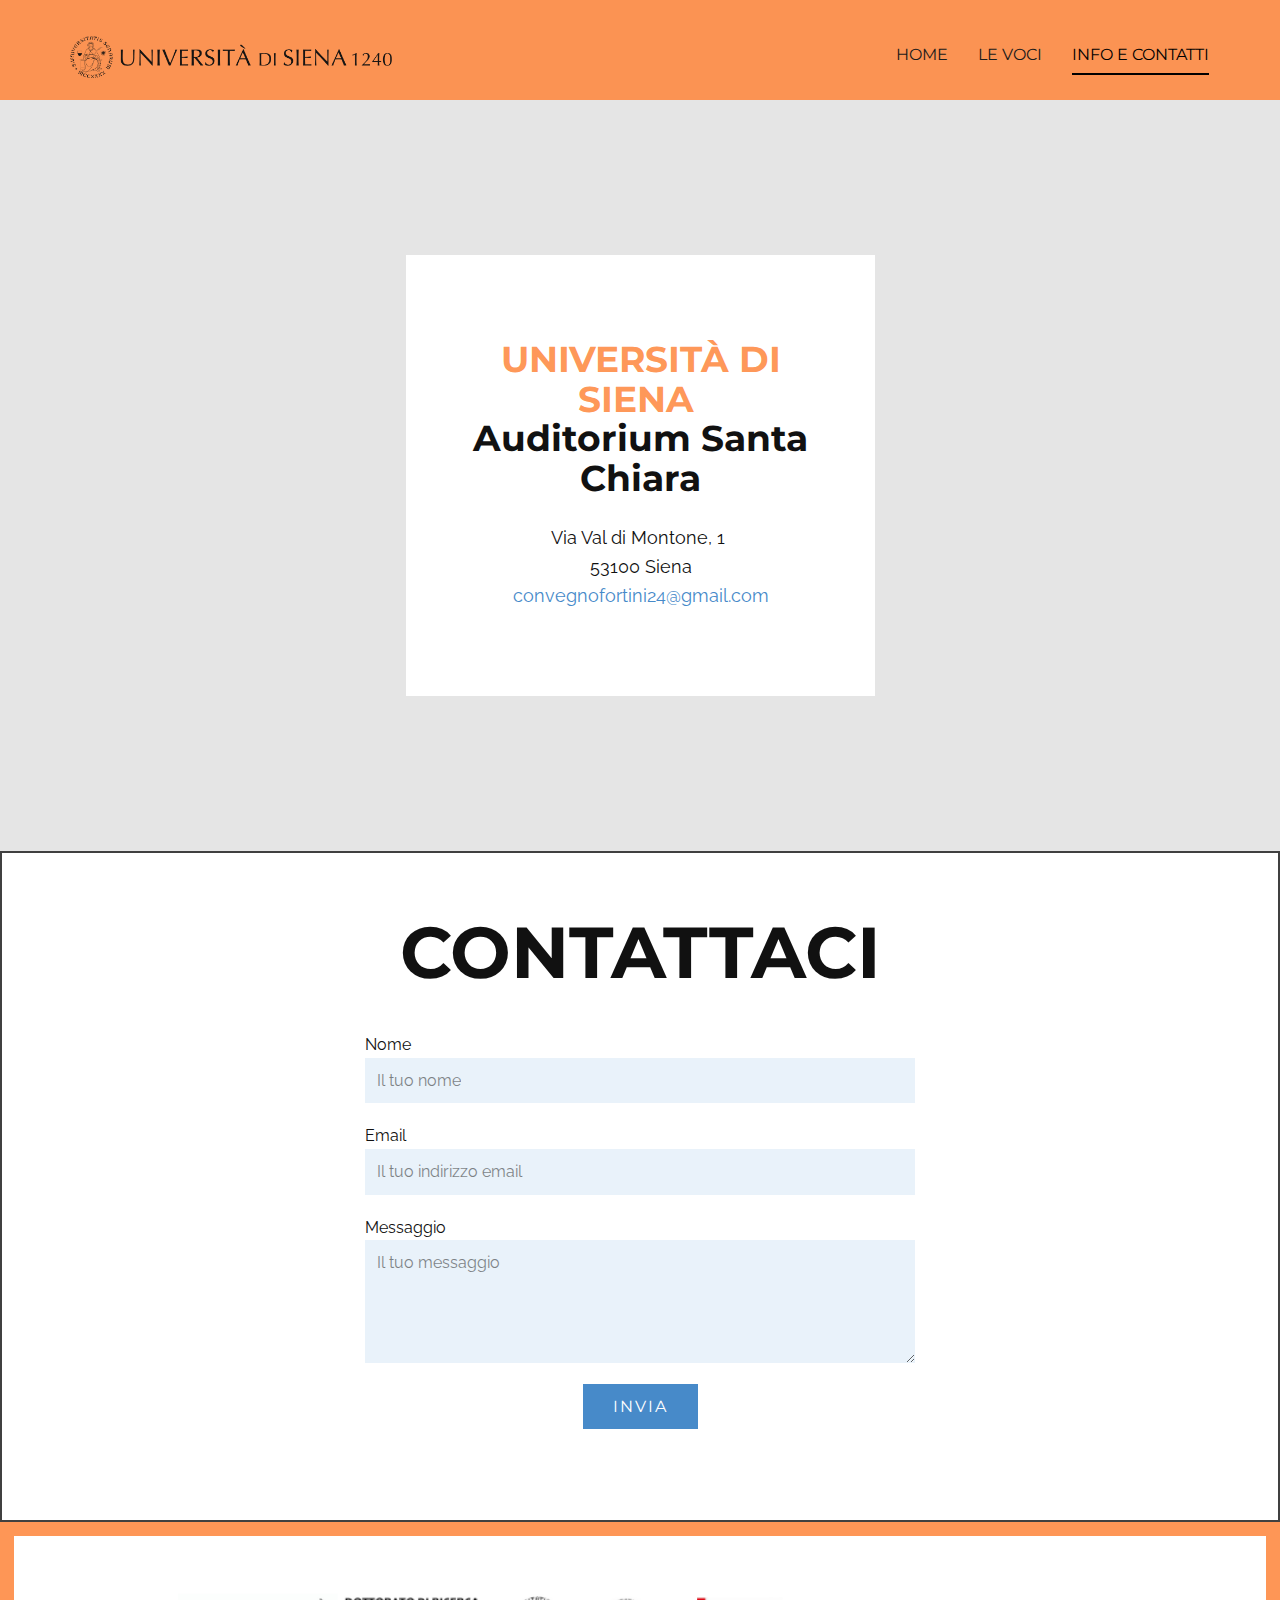
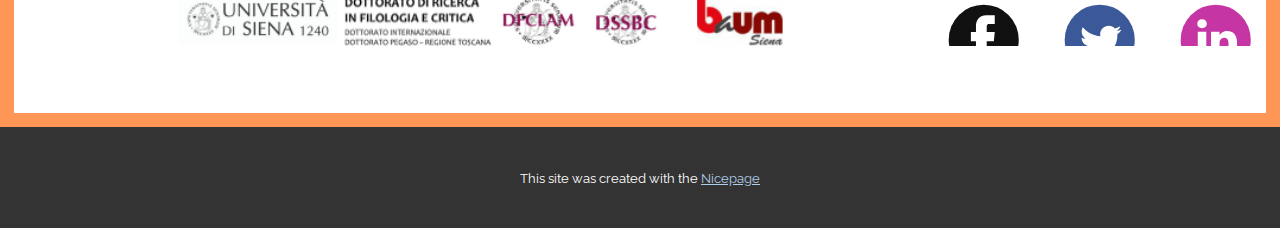
<file: Info-e-Contatti.html>
<!DOCTYPE html>
<html style="font-size: 16px;" lang="it-IT"><head>
    <meta name="viewport" content="width=device-width, initial-scale=1.0">
    <meta charset="utf-8">
    <meta name="keywords" content="Convegno Franco Fortini, Poesia, Unisi, Università di Siena, Eredità e voci per Franco Fortini, Poeti per Fortini">
    <meta name="description" content="">
    <title>Info e Contatti</title>
    <link rel="stylesheet" href="nicepage.css" media="screen">
<link rel="stylesheet" href="Info-e-Contatti.css" media="screen">
    <script class="u-script" type="text/javascript" src="jquery.js" defer=""></script>
    <script class="u-script" type="text/javascript" src="nicepage.js" defer=""></script>
    <meta name="referrer" content="origin">
    <meta property="og:title" content="Eredità e letture per Franco Fortini">
    <meta property="og:image" content="images/image2.png">
    <link id="u-theme-google-font" rel="stylesheet" href="https://fonts.googleapis.com/css?family=Montserrat:100,100i,200,200i,300,300i,400,400i,500,500i,600,600i,700,700i,800,800i,900,900i|Raleway:100,100i,200,200i,300,300i,400,400i,500,500i,600,600i,700,700i,800,800i,900,900i">
    <link id="u-page-google-font" rel="stylesheet" href="https://fonts.googleapis.com/css?family=Montserrat:100,100i,200,200i,300,300i,400,400i,500,500i,600,600i,700,700i,800,800i,900,900i">
    
    
    
    
    <script type="application/ld+json">{
		"@context": "http://schema.org",
		"@type": "Organization",
		"name": "Copia di Site2",
		"sameAs": []
}</script>
    <meta name="theme-color" content="#478ac9">
    <meta property="og:description" content="">
    <meta property="og:type" content="website">
  <meta data-intl-tel-input-cdn-path="intlTelInput/"></head>
  <body data-path-to-root="./" data-include-products="false" class="u-body u-stick-footer u-xl-mode" data-lang="it"><header class="u-clearfix u-custom-color-4 u-header u-sticky-cbf2 u-header" id="sec-c057"><div class="u-clearfix u-sheet u-sheet-1">
        <nav class="u-menu u-menu-one-level u-menu-open-right u-offcanvas u-offcanvas-shift u-menu-1" data-responsive-from="XS" data-submenu-level="with-reload">
          <div class="menu-collapse u-custom-font u-font-montserrat" style="font-size: 1rem; letter-spacing: 0px; font-weight: 700; text-transform: uppercase;">
            <a class="u-button-style u-custom-active-border-color u-custom-border u-custom-border-color u-custom-borders u-custom-color u-custom-effect-duration u-custom-hover-border-color u-custom-left-right-menu-spacing u-custom-padding-bottom u-custom-text-active-color u-custom-text-color u-custom-text-hover-color u-custom-top-bottom-menu-spacing u-hamburger-link u-nav-link u-text-active-palette-1-base u-text-black u-text-hover-palette-2-base u-hamburger-link-1" href="#">
              <svg class="u-svg-link" viewBox="0 0 24 24"><use xlink:href="#menu-hamburger"></use></svg>
              <svg class="u-svg-content" version="1.1" id="menu-hamburger" viewBox="0 0 16 16" x="0px" y="0px" xmlns:xlink="http://www.w3.org/1999/xlink" xmlns="http://www.w3.org/2000/svg"><g><rect y="1" width="16" height="2"></rect><rect y="7" width="16" height="2"></rect><rect y="13" width="16" height="2"></rect>
</g></svg>
            </a>
          </div>
          <div class="u-custom-menu u-nav-container">
            <ul class="u-custom-font u-font-montserrat u-nav u-spacing-30 u-unstyled u-nav-1"><li class="u-nav-item"><a class="u-border-2 u-border-active-black u-border-hover-black u-border-no-left u-border-no-right u-border-no-top u-button-style u-nav-link u-text-active-black u-text-grey-90 u-text-hover-grey-90" href="./" style="padding: 10px 0px;">Home</a>
</li><li class="u-nav-item"><a class="u-border-2 u-border-active-black u-border-hover-black u-border-no-left u-border-no-right u-border-no-top u-button-style u-nav-link u-text-active-black u-text-grey-90 u-text-hover-grey-90" href="Le-voci.html" style="padding: 10px 0px;">Le voci</a>
</li><li class="u-nav-item"><a class="u-border-2 u-border-active-black u-border-hover-black u-border-no-left u-border-no-right u-border-no-top u-button-style u-nav-link u-text-active-black u-text-grey-90 u-text-hover-grey-90" href="Info-e-Contatti.html" style="padding: 10px 0px;">Info e Contatti</a>
</li></ul>
          </div>
          <div class="u-custom-menu u-nav-container-collapse">
            <div class="u-border-2 u-border-grey-75 u-container-style u-inner-container-layout u-opacity u-opacity-95 u-sidenav u-sidenav-1" data-offcanvas-width="187">
              <div class="u-inner-container-layout u-sidenav-overflow">
                <div class="u-menu-close"></div>
                <ul class="u-active-black u-align-center u-black u-enable-responsive u-hover-black u-nav u-offcanvas u-offcanvas-shift u-popupmenu-items u-spacing-12 u-text-active-white u-text-hover-custom-color-4 u-unstyled u-nav-2" data-responsive-from="MD"><li class="u-nav-item"><a class="u-button-style u-nav-link" href="./">Home</a>
</li><li class="u-nav-item"><a class="u-button-style u-nav-link" href="Le-voci.html">Le voci</a>
</li><li class="u-nav-item"><a class="u-button-style u-nav-link" href="Info-e-Contatti.html">Info e Contatti</a>
</li></ul>
              </div>
            </div>
            <div class="u-menu-overlay u-opacity u-opacity-70"></div>
          </div>
          <style class="menu-style">@media (max-width: 539px) {
                    [data-responsive-from="XS"] .u-nav-container {
                        display: none;
                    }
                    [data-responsive-from="XS"] .menu-collapse {
                        display: block;
                    }
                }</style>
        </nav>
        <img class="u-image u-image-contain u-image-default u-image-1" src="images/logo_unisi.png" alt="" data-image-width="1156" data-image-height="153" data-href="https://www.unisi.it/" data-target="_blank">
      </div></header>
    <section class="u-clearfix u-valign-middle-lg u-valign-middle-xl u-valign-middle-xs u-section-1" id="sec-35fc">
      <div class="u-absolute-hcenter-lg u-absolute-hcenter-md u-absolute-hcenter-sm u-absolute-hcenter-xs u-expanded u-grey-10 u-map u-map-1">
        <div class="embed-responsive">
          <iframe class="embed-responsive-item" src="https://maps.google.com/maps?output=embed&amp;q=Siena%20via%20Val%20di%20Montone%201&amp;t=m&amp;hl=it" data-map="[base64]"></iframe>
        </div>
      </div>
      <div class="u-align-left u-container-align-center u-container-align-left u-container-style u-group u-white u-group-1">
        <div class="u-container-layout u-container-layout-1">
          <h2 class="u-align-center u-text u-text-1">
            <span class="u-text-custom-color-4"> UNIVERSITÀ DI SIENA&nbsp;</span>
            <br>Auditorium Santa Chiara
          </h2>
          <p class="u-align-center u-text u-text-2">Via Val di Montone, 1&nbsp;</p>
          <p class="u-align-center u-text u-text-3">53100 Siena</p>
          <p class="u-align-center u-text u-text-4">
            <a class="u-active-none u-border-none u-btn u-button-link u-button-style u-hover-none u-none u-text-palette-1-base u-btn-1" data-href="#"> convegnofortini24@gmail.com</a>
          </p>
        </div>
      </div>
    </section>
    <section class="u-align-center u-border-2 u-border-grey-75 u-clearfix u-container-align-center u-white u-section-2" id="sec-3a49">
      <div class="u-clearfix u-sheet u-valign-middle u-sheet-1">
        <h2 class="u-text u-text-default u-text-1">Contattaci</h2>
        <div class="u-form u-form-1">
          <form action="https://forms.nicepagesrv.com/v2/form/process" class="u-clearfix u-form-spacing-20 u-form-vertical u-inner-form" style="padding: 10px" source="email" name="form">
            <div class="u-form-group u-form-name u-label-top">
              <label for="name-3b9a" class="u-label">Nome</label>
              <input type="text" placeholder="Il tuo nome" id="name-3b9a" name="name" class="u-border-none u-input u-input-rectangle u-palette-1-light-3 u-input-1" required="">
            </div>
            <div class="u-form-email u-form-group u-label-top">
              <label for="email-3b9a" class="u-label">Email</label>
              <input type="email" placeholder="Il tuo indirizzo email" id="email-3b9a" name="email" class="u-border-none u-input u-input-rectangle u-palette-1-light-3 u-input-2" required="">
            </div>
            <div class="u-form-group u-form-message u-label-top">
              <label for="message-3b9a" class="u-label">Messaggio</label>
              <textarea placeholder="Il tuo messaggio" rows="4" cols="50" id="message-3b9a" name="message" class="u-border-none u-input u-input-rectangle u-palette-1-light-3 u-input-3" required=""></textarea>
            </div>
            <div class="u-align-center u-form-group u-form-submit u-label-top">
              <a href="#" class="u-border-none u-btn u-btn-rectangle u-btn-submit u-button-style u-palette-1-base u-btn-1">Invia</a>
              <input type="submit" value="submit" class="u-form-control-hidden">
            </div>
            <div class="u-form-send-message u-form-send-success">Grazie! Il tuo messaggio è stato spedito correttamente.</div>
            <div class="u-form-send-error u-form-send-message">ERRORE! Invio messaggio non riuscito.</div>
            <input type="hidden" value="" name="recaptchaResponse">
            <input type="hidden" name="formServices" value="14cfa69a-efaf-a941-4b6c-a843c4c69b74">
          </form>
        </div>
      </div>
    </section>
    
    
    
    <footer class="u-border-14 u-border-custom-color-4 u-clearfix u-footer u-white" id="sec-97f8"><div class="u-clearfix u-sheet u-sheet-1">
        <div class="data-layout-selected u-clearfix u-expanded-width u-gutter-30 u-layout-wrap u-layout-wrap-1">
          <div class="u-gutter-0 u-layout">
            <div class="u-layout-row">
              <div class="u-align-left u-container-align-left u-container-style u-layout-cell u-left-cell u-size-45 u-layout-cell-1">
                <div class="u-container-layout u-valign-middle u-container-layout-1">
                  <img class="u-image u-image-contain u-image-default u-image-1" src="images/image3.png" alt="" data-image-width="566" data-image-height="92">
                </div>
              </div>
              <div class="u-align-right u-container-align-right u-container-style u-layout-cell u-right-cell u-size-15 u-layout-cell-2">
                <div class="u-container-layout u-valign-middle u-container-layout-2">
                  <div class="u-social-icons u-spacing-45 u-social-icons-1">
                    <a class="u-social-url" title="facebook" target="_blank" href=""><span class="u-icon u-social-facebook u-social-icon u-icon-1"><svg class="u-svg-link" preserveAspectRatio="xMidYMin slice" viewBox="0 0 112 112" style=""><use xlink:href="#svg-fb87"></use></svg><svg class="u-svg-content" viewBox="0 0 112 112" x="0" y="0" id="svg-fb87"><circle fill="currentColor" cx="56.1" cy="56.1" r="55"></circle><path fill="#FFFFFF" d="M73.5,31.6h-9.1c-1.4,0-3.6,0.8-3.6,3.9v8.5h12.6L72,58.3H60.8v40.8H43.9V58.3h-8V43.9h8v-9.2
      c0-6.7,3.1-17,17-17h12.5v13.9H73.5z"></path></svg></span>
                    </a>
                    <a class="u-social-url" title="twitter" target="_blank" href=""><span class="u-icon u-social-icon u-social-twitter u-icon-2"><svg class="u-svg-link" preserveAspectRatio="xMidYMin slice" viewBox="0 0 112 112" style=""><use xlink:href="#svg-84bb"></use></svg><svg class="u-svg-content" viewBox="0 0 112 112" x="0" y="0" id="svg-84bb"><circle fill="currentColor" class="st0" cx="56.1" cy="56.1" r="55"></circle><path fill="#FFFFFF" d="M83.8,47.3c0,0.6,0,1.2,0,1.7c0,17.7-13.5,38.2-38.2,38.2C38,87.2,31,85,25,81.2c1,0.1,2.1,0.2,3.2,0.2
      c6.3,0,12.1-2.1,16.7-5.7c-5.9-0.1-10.8-4-12.5-9.3c0.8,0.2,1.7,0.2,2.5,0.2c1.2,0,2.4-0.2,3.5-0.5c-6.1-1.2-10.8-6.7-10.8-13.1
      c0-0.1,0-0.1,0-0.2c1.8,1,3.9,1.6,6.1,1.7c-3.6-2.4-6-6.5-6-11.2c0-2.5,0.7-4.8,1.8-6.7c6.6,8.1,16.5,13.5,27.6,14
      c-0.2-1-0.3-2-0.3-3.1c0-7.4,6-13.4,13.4-13.4c3.9,0,7.3,1.6,9.8,4.2c3.1-0.6,5.9-1.7,8.5-3.3c-1,3.1-3.1,5.8-5.9,7.4
      c2.7-0.3,5.3-1,7.7-2.1C88.7,43,86.4,45.4,83.8,47.3z"></path></svg></span>
                    </a>
                    <a class="u-social-url" title="linkedin" target="_blank" href=""><span class="u-icon u-social-icon u-social-linkedin u-icon-3"><svg class="u-svg-link" preserveAspectRatio="xMidYMin slice" viewBox="0 0 112 112" style=""><use xlink:href="#svg-9685"></use></svg><svg class="u-svg-content" viewBox="0 0 112 112" x="0" y="0" id="svg-9685"><circle fill="currentColor" cx="56.1" cy="56.1" r="55"></circle><path fill="#FFFFFF" d="M41.3,83.7H27.9V43.4h13.4V83.7z M34.6,37.9L34.6,37.9c-4.6,0-7.5-3.1-7.5-7c0-4,3-7,7.6-7s7.4,3,7.5,7
      C42.2,34.8,39.2,37.9,34.6,37.9z M89.6,83.7H76.2V62.2c0-5.4-1.9-9.1-6.8-9.1c-3.7,0-5.9,2.5-6.9,4.9c-0.4,0.9-0.4,2.1-0.4,3.3v22.5
      H48.7c0,0,0.2-36.5,0-40.3h13.4v5.7c1.8-2.7,5-6.7,12.1-6.7c8.8,0,15.4,5.8,15.4,18.1V83.7z"></path></svg></span>
                    </a>
                  </div>
                </div>
              </div>
            </div>
          </div>
        </div>
      </div></footer>
    <section class="u-backlink u-clearfix u-grey-80">
      <p class="u-text">
        <span>This site was created with the </span>
        <a class="u-link" href="https://nicepage.com/" target="_blank" rel="nofollow">
          <span>Nicepage</span>
        </a>
      </p>
    </section>
  
</body></html>
</file>
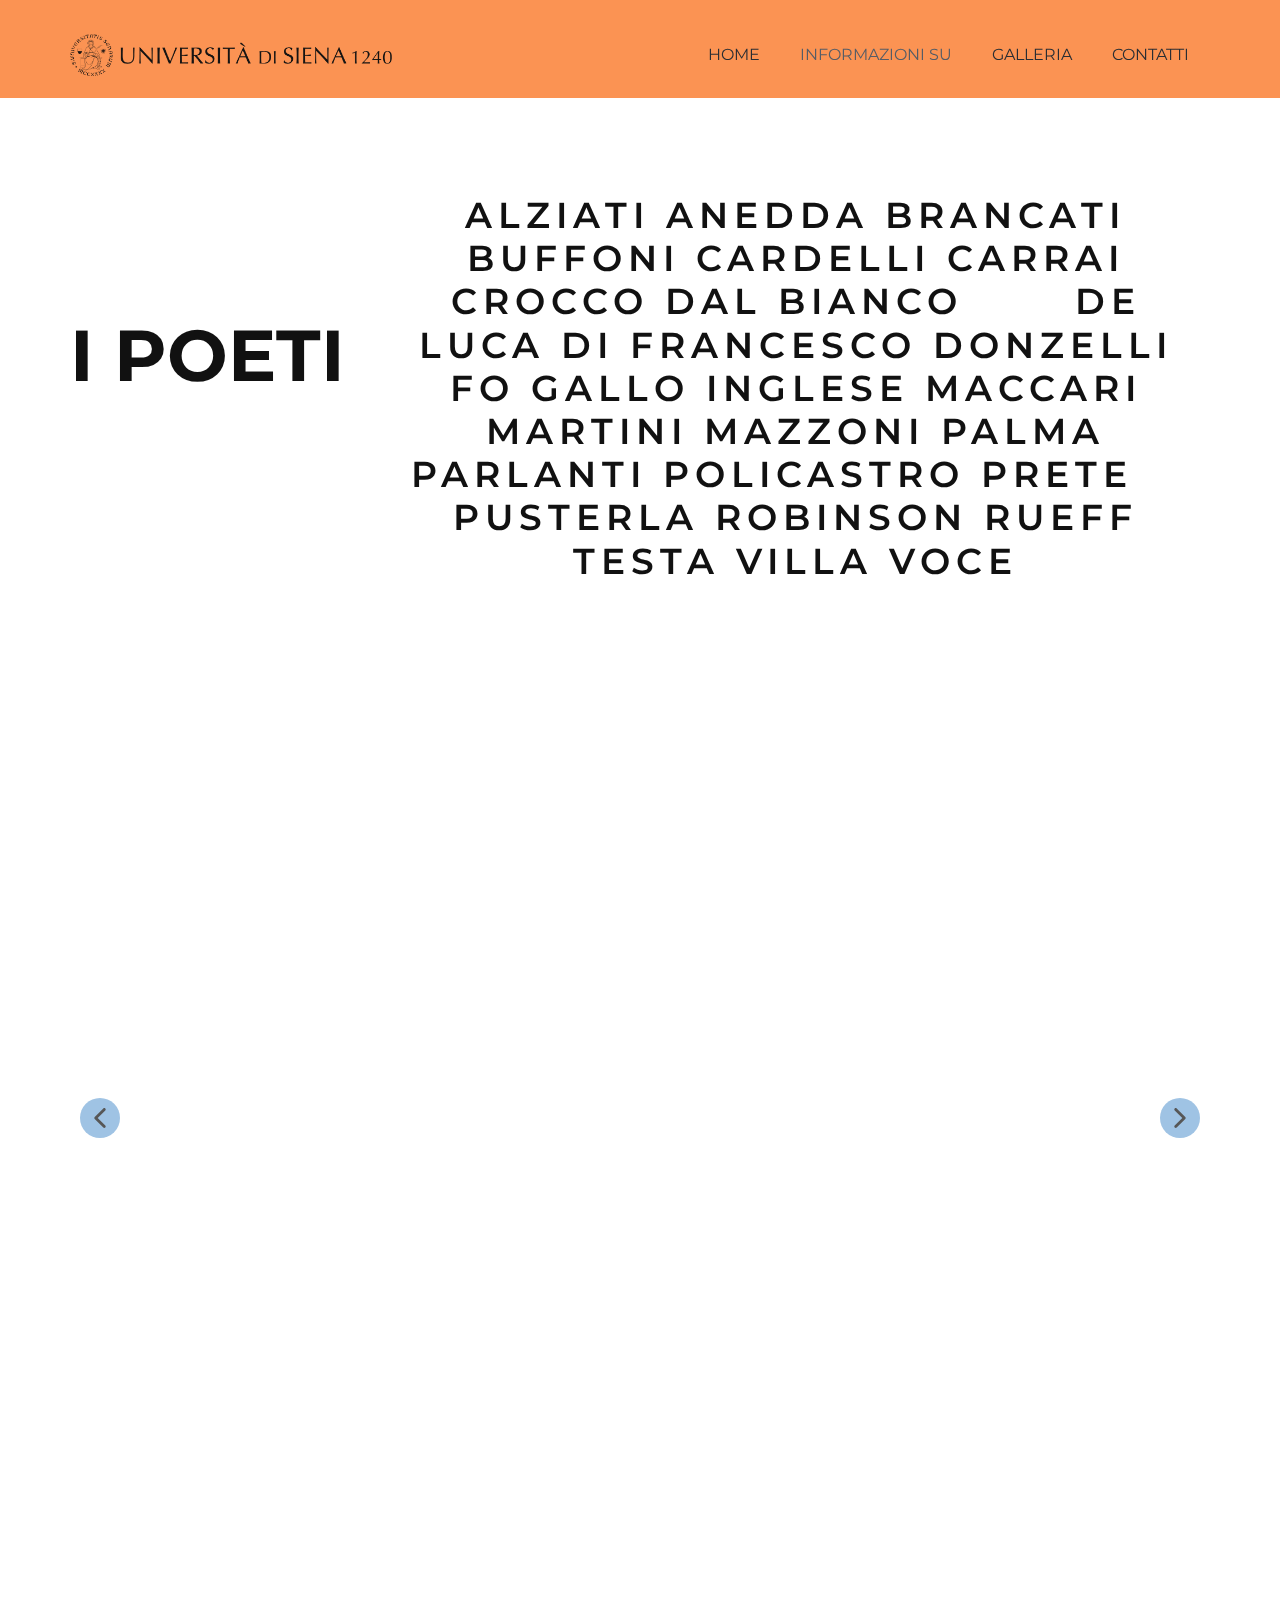
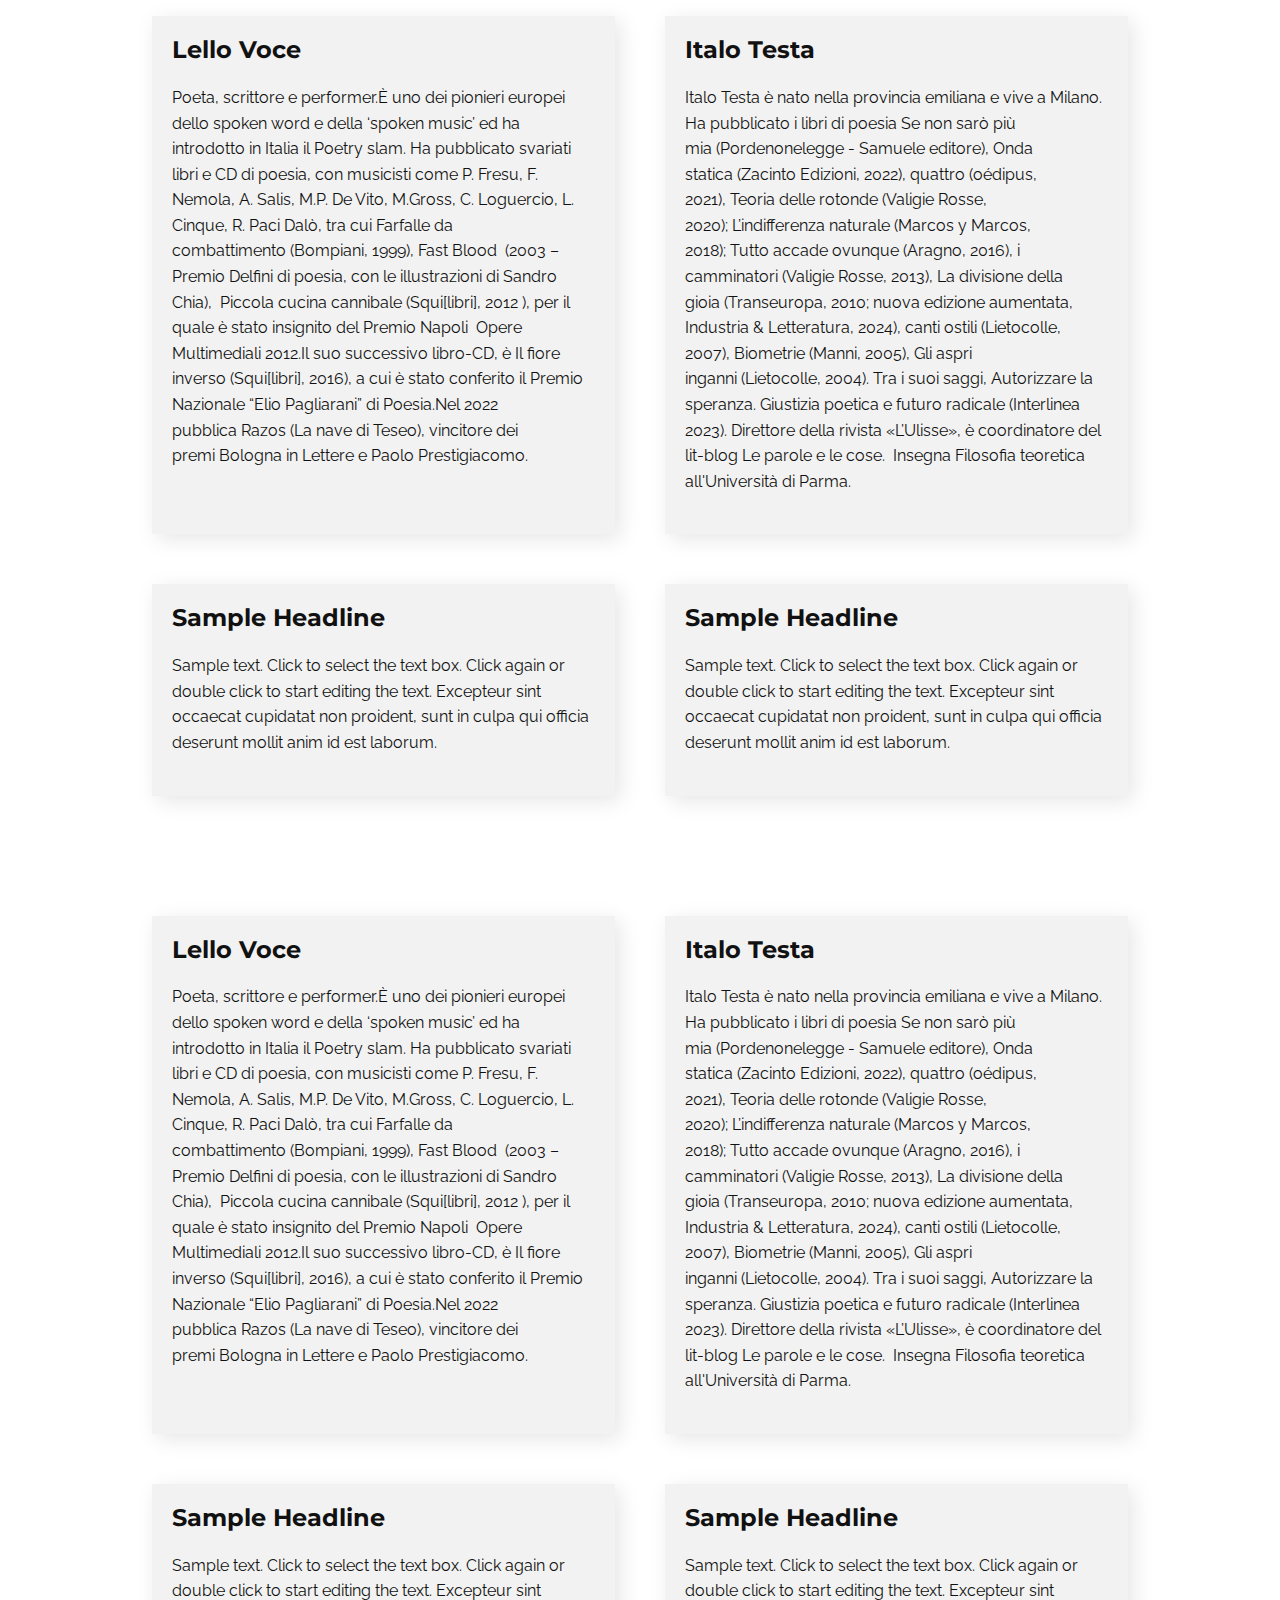
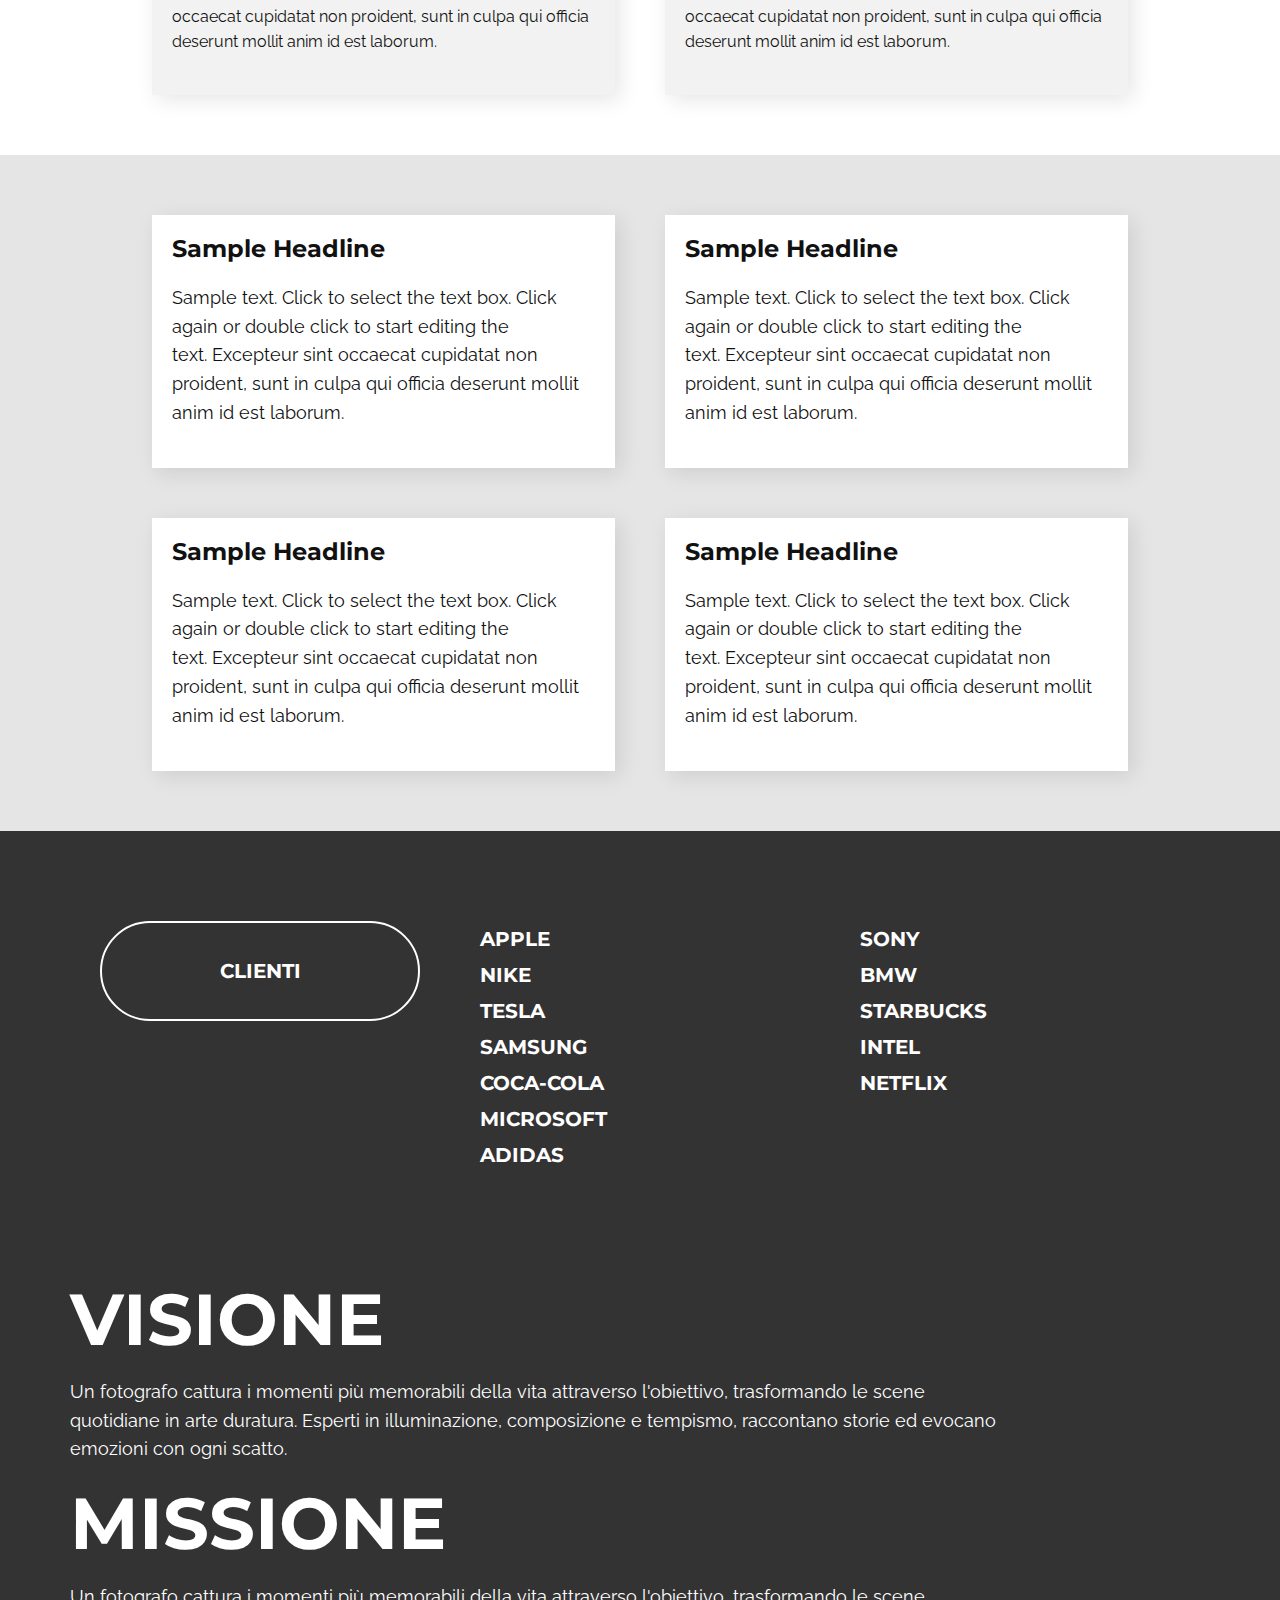
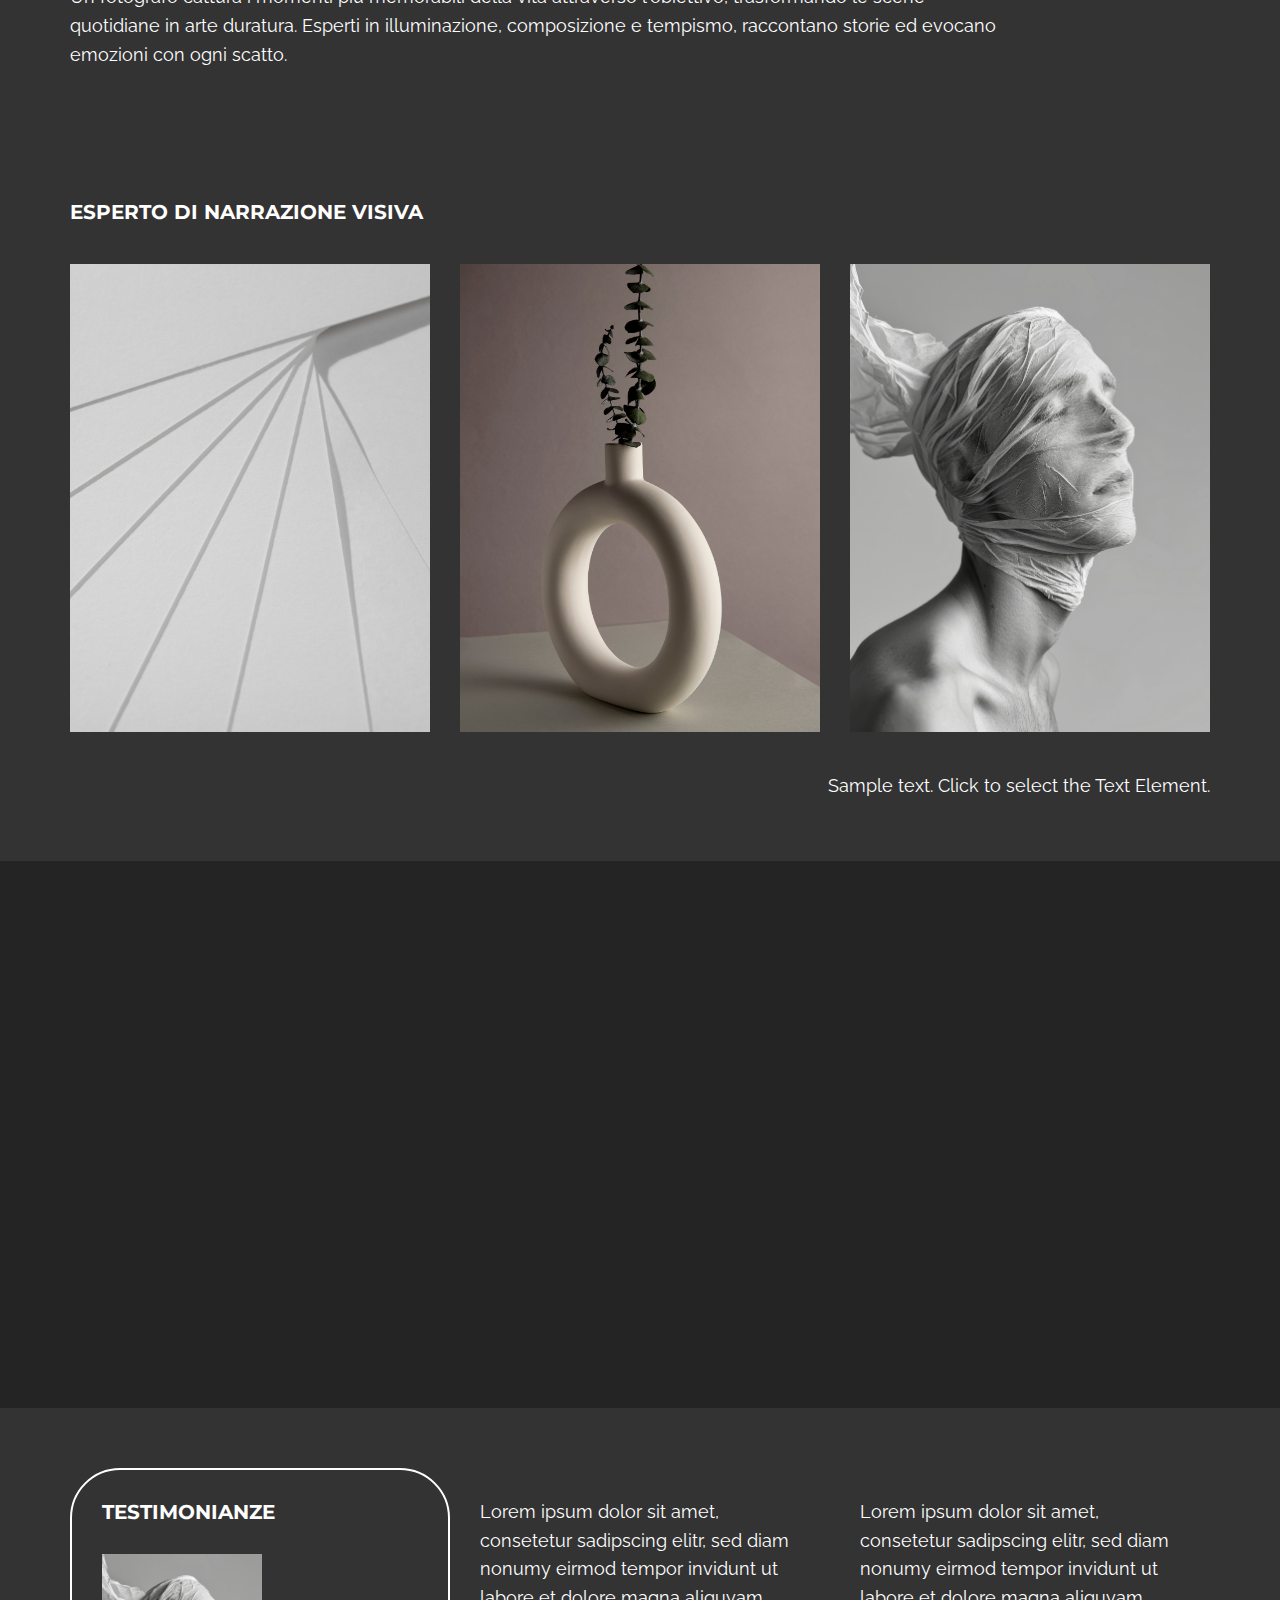
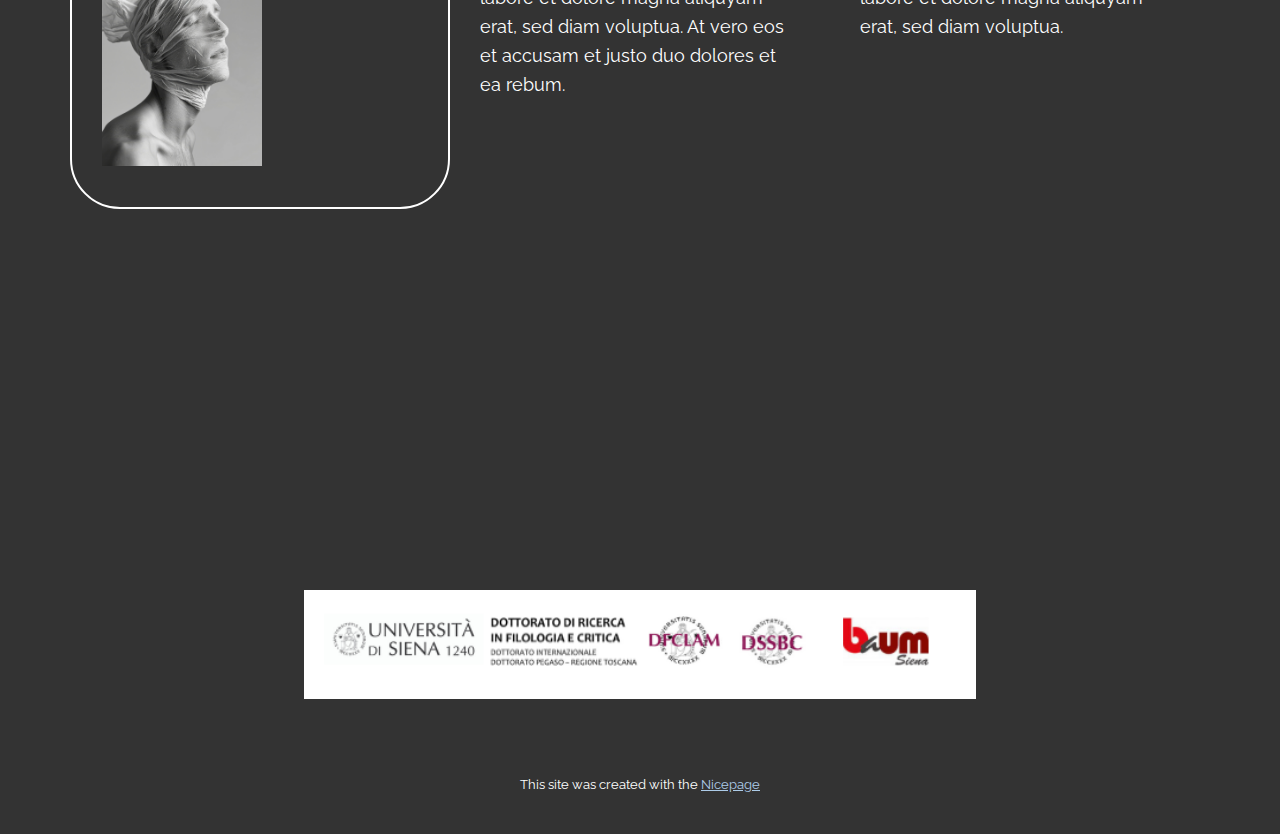
<file: Informazioni-su.html>
<!DOCTYPE html>
<html style="font-size: 16px;" lang="it"><head>
    <meta name="viewport" content="width=device-width, initial-scale=1.0">
    <meta charset="utf-8">
    <meta name="keywords" content="circa Sarah Thompson, visione, missione">
    <meta name="description" content="">
    <title>Informazioni su</title>
    <link rel="stylesheet" href="nicepage.css" media="screen">
<link rel="stylesheet" href="Informazioni-su.css" media="screen">
    <script class="u-script" type="text/javascript" src="jquery.js" defer=""></script>
    <script class="u-script" type="text/javascript" src="nicepage.js" defer=""></script>
    <meta name="generator" content="Nicepage 6.21.2, nicepage.com">
    <link id="u-theme-google-font" rel="stylesheet" href="https://fonts.googleapis.com/css?family=Montserrat:100,100i,200,200i,300,300i,400,400i,500,500i,600,600i,700,700i,800,800i,900,900i|Raleway:100,100i,200,200i,300,300i,400,400i,500,500i,600,600i,700,700i,800,800i,900,900i">
    <link id="u-page-google-font" rel="stylesheet" href="https://fonts.googleapis.com/css?family=Montserrat:100,100i,200,200i,300,300i,400,400i,500,500i,600,600i,700,700i,800,800i,900,900i">
    
    
    
    
    
    
    
    
    
    
    
    
    
    <script type="application/ld+json">{
		"@context": "http://schema.org",
		"@type": "Organization",
		"name": "Copia di Site2"
}</script>
    <meta name="theme-color" content="#478ac9">
    <meta property="og:title" content="Informazioni su">
    <meta property="og:type" content="website">
  <meta data-intl-tel-input-cdn-path="intlTelInput/"></head>
  <body data-path-to-root="./" data-include-products="false" class="u-body u-xl-mode" data-lang="it"><header class="u-clearfix u-custom-color-4 u-header u-header" id="sec-c057"><div class="u-clearfix u-sheet u-sheet-1">
        <nav class="u-menu u-menu-one-level u-offcanvas u-menu-1" data-custom-animation="{&quot;animation&quot;:{&quot;XXL&quot;:{&quot;steps&quot;:[],&quot;hidden&quot;:false,&quot;start&quot;:{&quot;at&quot;:&quot;bottom&quot;,&quot;off&quot;:0},&quot;end&quot;:{&quot;at&quot;:&quot;top&quot;,&quot;off&quot;:0}},&quot;XL&quot;:{&quot;steps&quot;:[{&quot;dist&quot;:0.5,&quot;skip&quot;:0,&quot;blur&quot;:10,&quot;sticky&quot;:false,&quot;fixed&quot;:true,&quot;mx&quot;:0,&quot;my&quot;:0,&quot;op&quot;:0,&quot;rot&quot;:0,&quot;sx&quot;:3,&quot;sy&quot;:3,&quot;bgy&quot;:0}],&quot;hidden&quot;:false,&quot;start&quot;:{&quot;at&quot;:&quot;middle&quot;,&quot;off&quot;:0},&quot;end&quot;:{&quot;at&quot;:&quot;top&quot;,&quot;off&quot;:0}},&quot;LG&quot;:{&quot;steps&quot;:[],&quot;hidden&quot;:false,&quot;start&quot;:{&quot;at&quot;:&quot;bottom&quot;,&quot;off&quot;:0},&quot;end&quot;:{&quot;at&quot;:&quot;top&quot;,&quot;off&quot;:0}},&quot;MD&quot;:{&quot;steps&quot;:[],&quot;hidden&quot;:false,&quot;start&quot;:{&quot;at&quot;:&quot;bottom&quot;,&quot;off&quot;:0},&quot;end&quot;:{&quot;at&quot;:&quot;top&quot;,&quot;off&quot;:0}},&quot;SM&quot;:{&quot;steps&quot;:[],&quot;hidden&quot;:true,&quot;start&quot;:{&quot;at&quot;:&quot;bottom&quot;,&quot;off&quot;:0},&quot;end&quot;:{&quot;at&quot;:&quot;top&quot;,&quot;off&quot;:0}},&quot;XS&quot;:{&quot;steps&quot;:[],&quot;hidden&quot;:true,&quot;start&quot;:{&quot;at&quot;:&quot;bottom&quot;,&quot;off&quot;:0},&quot;end&quot;:{&quot;at&quot;:&quot;top&quot;,&quot;off&quot;:0}}},&quot;container&quot;:&quot;&quot;}">
          <div class="menu-collapse u-custom-font u-font-montserrat" style="font-size: 1rem; letter-spacing: 0px; font-weight: 700;">
            <a class="u-button-style u-custom-color u-custom-left-right-menu-spacing u-custom-padding-bottom u-custom-text-active-color u-custom-text-color u-custom-top-bottom-menu-spacing u-hamburger-link u-nav-link u-text-active-palette-1-base u-text-hover-palette-2-base" href="#">
              <svg class="u-svg-link" viewBox="0 0 24 24"><use xlink:href="#menu-hamburger"></use></svg>
              <svg class="u-svg-content" version="1.1" id="menu-hamburger" viewBox="0 0 16 16" x="0px" y="0px" xmlns:xlink="http://www.w3.org/1999/xlink" xmlns="http://www.w3.org/2000/svg"><g><rect y="1" width="16" height="2"></rect><rect y="7" width="16" height="2"></rect><rect y="13" width="16" height="2"></rect>
</g></svg>
            </a>
          </div>
          <div class="u-custom-menu u-nav-container">
            <ul class="u-custom-font u-font-montserrat u-nav u-unstyled u-nav-1"><li class="u-nav-item"><a class="u-button-style u-nav-link u-text-active-palette-5-dark-2 u-text-hover-palette-2-base u-text-palette-5-dark-3" href="./" style="padding: 10px 20px;">Home</a>
</li><li class="u-nav-item"><a class="u-button-style u-nav-link u-text-active-palette-5-dark-2 u-text-hover-palette-2-base u-text-palette-5-dark-3" href="Informazioni-su.html" style="padding: 10px 20px;">Informazioni su</a>
</li><li class="u-nav-item"><a class="u-button-style u-nav-link u-text-active-palette-5-dark-2 u-text-hover-palette-2-base u-text-palette-5-dark-3" href="Galleria.html" style="padding: 10px 20px;">Galleria</a>
</li><li class="u-nav-item"><a class="u-button-style u-nav-link u-text-active-palette-5-dark-2 u-text-hover-palette-2-base u-text-palette-5-dark-3" href="Contatti.html" style="padding: 10px 20px;">Contatti</a>
</li></ul>
          </div>
          <div class="u-custom-menu u-nav-container-collapse">
            <div class="u-black u-container-style u-inner-container-layout u-opacity u-opacity-95 u-sidenav">
              <div class="u-inner-container-layout u-sidenav-overflow">
                <div class="u-menu-close"></div>
                <ul class="u-align-center u-nav u-popupmenu-items u-unstyled u-nav-2"><li class="u-nav-item"><a class="u-button-style u-nav-link" href="./">Home</a>
</li><li class="u-nav-item"><a class="u-button-style u-nav-link" href="Informazioni-su.html">Informazioni su</a>
</li><li class="u-nav-item"><a class="u-button-style u-nav-link" href="Galleria.html">Galleria</a>
</li><li class="u-nav-item"><a class="u-button-style u-nav-link" href="Contatti.html">Contatti</a>
</li></ul>
              </div>
            </div>
            <div class="u-black u-menu-overlay u-opacity u-opacity-70"></div>
          </div>
        </nav>
        <img class="u-image u-image-contain u-image-default u-image-1" src="images/logo_unisi.png" alt="" data-image-width="1156" data-image-height="153">
      </div></header>
    <section class="u-clearfix u-white u-section-1" id="sec-b4f3">
      <div class="u-clearfix u-sheet u-sheet-1">
        <h2 class="u-text u-text-1" data-animation-name="customAnimationIn" data-animation-duration="2000" data-animation-delay="0">i poeti</h2>
        <h3 class="u-align-center u-text u-text-2" data-animation-name="customAnimationIn" data-animation-duration="1000" data-animation-delay="0"> ALZIATI <span class="u-text-custom-color-2">ANEDDA </span>
          <span class="u-text-custom-color-2"></span>BRANCATI <span class="u-text-custom-color-2">BUFFONI </span>CARDELLI <span class="u-text-custom-color-2">CARRAI </span>CROCCO <span class="u-text-custom-color-2">DAL BIANCO</span>&nbsp; &nbsp; &nbsp; &nbsp;<span class="u-text-custom-color-2">DE LUCA</span> DI FRANCESCO
DONZELLI <span class="u-text-custom-color-2">FO</span> GALLO <span class="u-text-custom-color-2">INGLESE </span>MACCARI <span class="u-text-custom-color-2">MARTI<span class="u-text-palette-1-base"></span>NI
          </span> MAZZONI <span class="u-text-custom-color-2">PALMA</span> PARLANTI
POLICASTRO <span class="u-text-custom-color-2">PRETE&nbsp; &nbsp;</span>
          <span class="u-text-custom-color-2">PUSTERLA</span> ROBINSON
RUEFF <span class="u-text-custom-color-2">TESTA </span>VILLA <span class="u-text-custom-color-2">VOCE</span>
        </h3>
      </div>
    </section>
    <section class="u-align-center u-clearfix u-container-align-center u-white u-section-2" id="carousel_cb2a">
      <div class="u-clearfix u-sheet u-sheet-1">
        <div class="u-expanded-width u-layout-horizontal u-list u-list-1">
          <div class="u-repeater u-repeater-1">
            <div class="u-container-style u-list-item u-repeater-item u-list-item-1" data-animation-name="customAnimationIn" data-animation-duration="1500" data-animation-delay="500">
              <div class="u-container-layout u-similar-container u-valign-top u-container-layout-1">
                <h3 class="u-align-left u-custom-font u-font-montserrat u-text u-text-default u-text-1"><b>Lello Voce</b>
                </h3>
                <p class="u-align-left u-text u-text-default u-text-2"> Poeta, scrittore e performer.È uno dei pionieri europei dello spoken word e della ‘spoken music’ ed ha introdotto in Italia il Poetry slam.&nbsp;Ha pubblicato svariati libri e CD di poesia, con musicisti come P. Fresu, F. Nemola, A. Salis, M.P. De Vito, M.Gross, C. Loguercio, L. Cinque, R. Paci Dalò, tra cui&nbsp;Farfalle da combattimento&nbsp;(Bompiani, 1999),&nbsp;Fast Blood&nbsp;&nbsp;(2003 – Premio Delfini di poesia, con le illustrazioni di Sandro Chia),&nbsp;&nbsp;Piccola cucina cannibale&nbsp;(Squi[libri], 2012 ), per il quale è stato insignito del Premio Napoli&nbsp; Opere Multimediali 2012.Il suo successivo libro-CD, è&nbsp;Il fiore inverso&nbsp;(Squi[libri], 2016), a cui è stato conferito il Premio Nazionale “Elio Pagliarani” di Poesia.Nel 2022 pubblica&nbsp;Razos&nbsp;(La nave di Teseo), vincitore dei premi&nbsp;Bologna in Lettere&nbsp;e&nbsp;Paolo Prestigiacomo.</p>
              </div>
            </div>
            <div class="u-container-style u-list-item u-repeater-item u-list-item-2" data-animation-name="customAnimationIn" data-animation-duration="1500" data-animation-delay="500">
              <div class="u-container-layout u-similar-container u-valign-top u-container-layout-2">
                <h3 class="u-align-left u-custom-font u-font-montserrat u-text u-text-default u-text-3"> Italo Testa</h3>
                <p class="u-align-left u-text u-text-default u-text-4"> Italo Testa è nato nella provincia emiliana e vive a Milano. Ha pubblicato i libri di poesia&nbsp;Se non sarò più mia&nbsp;(Pordenonelegge - Samuele editore),&nbsp;Onda statica&nbsp;(Zacinto Edizioni, 2022),&nbsp;quattro&nbsp;(oédipus, 2021),&nbsp;Teoria delle rotonde&nbsp;(Valigie Rosse, 2020);&nbsp;L’indifferenza naturale&nbsp;(Marcos y Marcos, 2018);&nbsp;Tutto accade ovunque&nbsp;(Aragno, 2016),&nbsp;i camminatori&nbsp;(Valigie Rosse, 2013),&nbsp;La divisione della gioia&nbsp;(Transeuropa, 2010; nuova edizione aumentata, Industria &amp; Letteratura, 2024),&nbsp;canti ostili&nbsp;(Lietocolle, 2007),&nbsp;Biometrie&nbsp;(Manni, 2005),&nbsp;Gli aspri inganni&nbsp;(Lietocolle, 2004).&nbsp;Tra i suoi saggi,&nbsp;Autorizzare la speranza. Giustizia poetica e futuro radicale&nbsp;(Interlinea 2023). Direttore della rivista «L’Ulisse», è coordinatore del lit-blog&nbsp;Le parole e le cose.&nbsp;&nbsp;Insegna Filosofia teoretica all'Università di Parma.</p>
              </div>
            </div>
            <div class="u-container-align-left u-container-style u-list-item u-repeater-item u-list-item-3" data-animation-name="customAnimationIn" data-animation-duration="1500" data-animation-delay="500">
              <div class="u-container-layout u-similar-container u-valign-top u-container-layout-3">
                <h3 class="u-align-left u-custom-font u-font-montserrat u-text u-text-default u-text-5"> Peter Robinson&nbsp;</h3>
                <p class="u-align-left u-text u-text-default u-text-6"> Peter Robinson&nbsp;è professore di Letteratura inglese e americana all'università di Reading, Inghilterra, e cura la collana di poesia per la casa editrice Two Rivers Press.Ha pubblicato aforismi, poesie in prosa, una scelta di racconti, due romanzi, vari volumi di critica letteraria, oltre a libri di poesia e traduzioni (da Bassani, De Marchi,&nbsp;Erba, Pozzi, Sereni ed altri). Ha ricevuto il Premio Cheltenham, il Premio John Florio, e due raccomandazioni della Poetry Book Society.</p>
              </div>
            </div>
            <div class="u-container-style u-list-item u-repeater-item u-list-item-4" data-animation-name="customAnimationIn" data-animation-duration="1500" data-animation-delay="500">
              <div class="u-container-layout u-similar-container u-valign-top u-container-layout-4">
                <h3 class="u-align-left u-custom-font u-font-montserrat u-text u-text-default u-text-7"><b>Fabio Pusterla</b>
                </h3>
                <p class="u-align-left u-text u-text-default u-text-8"> Fabio Pusterla (1957) insegna all’Università della Svizzera Italiana. Attivo come studioso, saggista e traduttore, in particolare di Philippe Jaccottet, è autore di numerose raccolte poetiche, tradotte nelle principali lingue europee. Parte della sua opera è raccolta nei due volumi antologici Le terre emerse (Einaudi, 2009) e Da qualche parte nello spazio (Le Lettere, 2022). Per la casa editrice Marcos y Marcos dirige la collana poetica Le Ali.</p>
              </div>
            </div>
            <div class="u-container-style u-list-item u-repeater-item u-list-item-5" data-animation-name="customAnimationIn" data-animation-duration="1500" data-animation-delay="500">
              <div class="u-container-layout u-similar-container u-valign-top u-container-layout-5">
                <h3 class="u-align-left u-custom-font u-font-montserrat u-text u-text-default u-text-9">1965</h3>
                <p class="u-align-left u-text u-text-default u-text-10"> Duis aute irure dolor in reprehenderit in voluptate velit esse cillum dolore eu fugiat nulla pariatur. Excepteur sint occaecat cupidatat non proident, sunt in culpa qui officia deserunt mollit anim id est laborum.</p>
              </div>
            </div>
            <div class="u-container-style u-list-item u-repeater-item u-list-item-6" data-animation-name="customAnimationIn" data-animation-duration="1500" data-animation-delay="500">
              <div class="u-container-layout u-similar-container u-valign-top u-container-layout-6">
                <h3 class="u-align-left u-custom-font u-font-montserrat u-text u-text-default u-text-11">1965</h3>
                <p class="u-align-left u-text u-text-default u-text-12"> Duis aute irure dolor in reprehenderit in voluptate velit esse cillum dolore eu fugiat nulla pariatur. Excepteur sint occaecat cupidatat non proident, sunt in culpa qui officia deserunt mollit anim id est laborum.</p>
              </div>
            </div>
            <div class="u-container-style u-list-item u-repeater-item u-list-item-7" data-animation-name="customAnimationIn" data-animation-duration="1500" data-animation-delay="500">
              <div class="u-container-layout u-similar-container u-valign-top u-container-layout-7">
                <h3 class="u-align-left u-custom-font u-font-montserrat u-text u-text-default u-text-13">1965</h3>
                <p class="u-align-left u-text u-text-default u-text-14"> Duis aute irure dolor in reprehenderit in voluptate velit esse cillum dolore eu fugiat nulla pariatur. Excepteur sint occaecat cupidatat non proident, sunt in culpa qui officia deserunt mollit anim id est laborum.</p>
              </div>
            </div>
            <div class="u-container-style u-list-item u-repeater-item u-list-item-8" data-animation-name="customAnimationIn" data-animation-duration="1500" data-animation-delay="500">
              <div class="u-container-layout u-similar-container u-valign-top u-container-layout-8">
                <h3 class="u-align-left u-custom-font u-font-montserrat u-text u-text-default u-text-15">1965</h3>
                <p class="u-align-left u-text u-text-default u-text-16"> Duis aute irure dolor in reprehenderit in voluptate velit esse cillum dolore eu fugiat nulla pariatur. Excepteur sint occaecat cupidatat non proident, sunt in culpa qui officia deserunt mollit anim id est laborum.</p>
              </div>
            </div>
          </div>
          <a class="u-absolute-vcenter u-gallery-nav u-gallery-nav-prev u-hidden-sm u-hidden-xs u-hover-white u-icon-circle u-opacity u-opacity-70 u-palette-1-light-1 u-spacing-10 u-text-body-color u-text-hover-black u-gallery-nav-1" href="#" role="button">
            <span aria-hidden="true">
              <svg viewBox="0 0 451.847 451.847"><path d="M97.141,225.92c0-8.095,3.091-16.192,9.259-22.366L300.689,9.27c12.359-12.359,32.397-12.359,44.751,0
c12.354,12.354,12.354,32.388,0,44.748L173.525,225.92l171.903,171.909c12.354,12.354,12.354,32.391,0,44.744
c-12.354,12.365-32.386,12.365-44.745,0l-194.29-194.281C100.226,242.115,97.141,234.018,97.141,225.92z"></path></svg>
            </span>
            <span class="sr-only">
              <svg viewBox="0 0 451.847 451.847"><path d="M97.141,225.92c0-8.095,3.091-16.192,9.259-22.366L300.689,9.27c12.359-12.359,32.397-12.359,44.751,0
c12.354,12.354,12.354,32.388,0,44.748L173.525,225.92l171.903,171.909c12.354,12.354,12.354,32.391,0,44.744
c-12.354,12.365-32.386,12.365-44.745,0l-194.29-194.281C100.226,242.115,97.141,234.018,97.141,225.92z"></path></svg>
            </span>
          </a>
          <a class="u-absolute-vcenter u-gallery-nav u-gallery-nav-next u-hidden-sm u-hidden-xs u-hover-white u-icon-circle u-opacity u-opacity-70 u-palette-1-light-1 u-spacing-10 u-text-body-color u-text-hover-black u-gallery-nav-2" href="#" role="button">
            <span aria-hidden="true">
              <svg viewBox="0 0 451.846 451.847"><path d="M345.441,248.292L151.154,442.573c-12.359,12.365-32.397,12.365-44.75,0c-12.354-12.354-12.354-32.391,0-44.744
L278.318,225.92L106.409,54.017c-12.354-12.359-12.354-32.394,0-44.748c12.354-12.359,32.391-12.359,44.75,0l194.287,194.284
c6.177,6.18,9.262,14.271,9.262,22.366C354.708,234.018,351.617,242.115,345.441,248.292z"></path></svg>
            </span>
            <span class="sr-only">
              <svg viewBox="0 0 451.846 451.847"><path d="M345.441,248.292L151.154,442.573c-12.359,12.365-32.397,12.365-44.75,0c-12.354-12.354-12.354-32.391,0-44.744
L278.318,225.92L106.409,54.017c-12.354-12.359-12.354-32.394,0-44.748c12.354-12.359,32.391-12.359,44.75,0l194.287,194.284
c6.177,6.18,9.262,14.271,9.262,22.366C354.708,234.018,351.617,242.115,345.441,248.292z"></path></svg>
            </span>
          </a>
        </div>
      </div>
    </section>
    <section class="u-align-center u-clearfix u-container-align-center u-white u-section-3" id="sec-a6e8">
      <div class="u-clearfix u-sheet u-sheet-1">
        <div class="u-list u-list-1">
          <div class="u-repeater u-repeater-1">
            <div class="u-align-left u-container-align-left u-container-style u-grey-5 u-list-item u-repeater-item u-list-item-1">
              <div class="u-container-layout u-similar-container u-container-layout-1">
                <h4 class="u-text u-text-default u-text-1"><b>Lello Voce</b>
                </h4>
                <p class="u-text u-text-default u-text-2"> Poeta, scrittore e performer.È uno dei pionieri europei dello spoken word e della ‘spoken music’ ed ha introdotto in Italia il Poetry slam.&nbsp;Ha pubblicato svariati libri e CD di poesia, con musicisti come P. Fresu, F. Nemola, A. Salis, M.P. De Vito, M.Gross, C. Loguercio, L. Cinque, R. Paci Dalò, tra cui&nbsp;Farfalle da combattimento&nbsp;(Bompiani, 1999),&nbsp;Fast Blood&nbsp;&nbsp;(2003 – Premio Delfini di poesia, con le illustrazioni di Sandro Chia),&nbsp;&nbsp;Piccola cucina cannibale&nbsp;(Squi[libri], 2012 ), per il quale è stato insignito del Premio Napoli&nbsp; Opere Multimediali 2012.Il suo successivo libro-CD, è&nbsp;Il fiore inverso&nbsp;(Squi[libri], 2016), a cui è stato conferito il Premio Nazionale “Elio Pagliarani” di Poesia.Nel 2022 pubblica&nbsp;Razos&nbsp;(La nave di Teseo), vincitore dei premi&nbsp;Bologna in Lettere&nbsp;e&nbsp;Paolo Prestigiacomo.</p>
              </div>
            </div>
            <div class="u-align-left u-container-align-left u-container-style u-grey-5 u-list-item u-repeater-item u-video-cover u-list-item-2">
              <div class="u-container-layout u-similar-container u-container-layout-2">
                <h4 class="u-text u-text-default u-text-3">Italo Testa</h4>
                <p class="u-text u-text-default u-text-4"> Italo Testa è nato nella provincia emiliana e vive a Milano. Ha pubblicato i libri di poesia&nbsp;Se non sarò più mia&nbsp;(Pordenonelegge - Samuele editore),&nbsp;Onda statica&nbsp;(Zacinto Edizioni, 2022),&nbsp;quattro&nbsp;(oédipus, 2021),&nbsp;Teoria delle rotonde&nbsp;(Valigie Rosse, 2020);&nbsp;L’indifferenza naturale&nbsp;(Marcos y Marcos, 2018);&nbsp;Tutto accade ovunque&nbsp;(Aragno, 2016),&nbsp;i camminatori&nbsp;(Valigie Rosse, 2013),&nbsp;La divisione della gioia&nbsp;(Transeuropa, 2010; nuova edizione aumentata, Industria &amp; Letteratura, 2024),&nbsp;canti ostili&nbsp;(Lietocolle, 2007),&nbsp;Biometrie&nbsp;(Manni, 2005),&nbsp;Gli aspri inganni&nbsp;(Lietocolle, 2004).&nbsp;Tra i suoi saggi,&nbsp;Autorizzare la speranza. Giustizia poetica e futuro radicale&nbsp;(Interlinea 2023). Direttore della rivista «L’Ulisse», è coordinatore del lit-blog&nbsp;Le parole e le cose.&nbsp;&nbsp;Insegna Filosofia teoretica all'Università di Parma.</p>
              </div>
            </div>
            <div class="u-align-left u-container-align-left u-container-style u-grey-5 u-list-item u-repeater-item u-video-cover u-list-item-3">
              <div class="u-container-layout u-similar-container u-container-layout-3">
                <h4 class="u-text u-text-default u-text-5">Sample Headline</h4>
                <p class="u-text u-text-default u-text-6">Sample text. Click to select the text box. Click again or double click to start editing the text.&nbsp;Excepteur sint occaecat cupidatat non proident, sunt in culpa qui officia deserunt mollit anim id est laborum.</p>
              </div>
            </div>
            <div class="u-align-left u-container-align-left u-container-style u-grey-5 u-list-item u-repeater-item u-video-cover u-list-item-4">
              <div class="u-container-layout u-similar-container u-container-layout-4">
                <h4 class="u-text u-text-default u-text-7">Sample Headline</h4>
                <p class="u-text u-text-default u-text-8">Sample text. Click to select the text box. Click again or double click to start editing the text.&nbsp;Excepteur sint occaecat cupidatat non proident, sunt in culpa qui officia deserunt mollit anim id est laborum.</p>
              </div>
            </div>
          </div>
        </div>
      </div>
    </section>
    <section class="u-align-center u-clearfix u-container-align-center u-white u-section-4" id="carousel_fd72">
      <div class="u-clearfix u-sheet u-valign-middle u-sheet-1">
        <div class="u-list u-list-1">
          <div class="u-repeater u-repeater-1">
            <div class="u-align-left u-container-align-left u-container-style u-grey-5 u-list-item u-repeater-item u-list-item-1">
              <div class="u-container-layout u-similar-container u-container-layout-1">
                <h4 class="u-text u-text-default u-text-1"><b>Lello Voce</b>
                </h4>
                <p class="u-text u-text-default u-text-2"> Poeta, scrittore e performer.È uno dei pionieri europei dello spoken word e della ‘spoken music’ ed ha introdotto in Italia il Poetry slam.&nbsp;Ha pubblicato svariati libri e CD di poesia, con musicisti come P. Fresu, F. Nemola, A. Salis, M.P. De Vito, M.Gross, C. Loguercio, L. Cinque, R. Paci Dalò, tra cui&nbsp;Farfalle da combattimento&nbsp;(Bompiani, 1999),&nbsp;Fast Blood&nbsp;&nbsp;(2003 – Premio Delfini di poesia, con le illustrazioni di Sandro Chia),&nbsp;&nbsp;Piccola cucina cannibale&nbsp;(Squi[libri], 2012 ), per il quale è stato insignito del Premio Napoli&nbsp; Opere Multimediali 2012.Il suo successivo libro-CD, è&nbsp;Il fiore inverso&nbsp;(Squi[libri], 2016), a cui è stato conferito il Premio Nazionale “Elio Pagliarani” di Poesia.Nel 2022 pubblica&nbsp;Razos&nbsp;(La nave di Teseo), vincitore dei premi&nbsp;Bologna in Lettere&nbsp;e&nbsp;Paolo Prestigiacomo.</p>
              </div>
            </div>
            <div class="u-align-left u-container-align-left u-container-style u-grey-5 u-list-item u-repeater-item u-video-cover u-list-item-2">
              <div class="u-container-layout u-similar-container u-container-layout-2">
                <h4 class="u-text u-text-default u-text-3">Italo Testa</h4>
                <p class="u-text u-text-default u-text-4"> Italo Testa è nato nella provincia emiliana e vive a Milano. Ha pubblicato i libri di poesia&nbsp;Se non sarò più mia&nbsp;(Pordenonelegge - Samuele editore),&nbsp;Onda statica&nbsp;(Zacinto Edizioni, 2022),&nbsp;quattro&nbsp;(oédipus, 2021),&nbsp;Teoria delle rotonde&nbsp;(Valigie Rosse, 2020);&nbsp;L’indifferenza naturale&nbsp;(Marcos y Marcos, 2018);&nbsp;Tutto accade ovunque&nbsp;(Aragno, 2016),&nbsp;i camminatori&nbsp;(Valigie Rosse, 2013),&nbsp;La divisione della gioia&nbsp;(Transeuropa, 2010; nuova edizione aumentata, Industria &amp; Letteratura, 2024),&nbsp;canti ostili&nbsp;(Lietocolle, 2007),&nbsp;Biometrie&nbsp;(Manni, 2005),&nbsp;Gli aspri inganni&nbsp;(Lietocolle, 2004).&nbsp;Tra i suoi saggi,&nbsp;Autorizzare la speranza. Giustizia poetica e futuro radicale&nbsp;(Interlinea 2023). Direttore della rivista «L’Ulisse», è coordinatore del lit-blog&nbsp;Le parole e le cose.&nbsp;&nbsp;Insegna Filosofia teoretica all'Università di Parma.</p>
              </div>
            </div>
            <div class="u-align-left u-container-align-left u-container-style u-grey-5 u-list-item u-repeater-item u-video-cover u-list-item-3">
              <div class="u-container-layout u-similar-container u-container-layout-3">
                <h4 class="u-text u-text-default u-text-5">Sample Headline</h4>
                <p class="u-text u-text-default u-text-6">Sample text. Click to select the text box. Click again or double click to start editing the text.&nbsp;Excepteur sint occaecat cupidatat non proident, sunt in culpa qui officia deserunt mollit anim id est laborum.</p>
              </div>
            </div>
            <div class="u-align-left u-container-align-left u-container-style u-grey-5 u-list-item u-repeater-item u-video-cover u-list-item-4">
              <div class="u-container-layout u-similar-container u-container-layout-4">
                <h4 class="u-text u-text-default u-text-7">Sample Headline</h4>
                <p class="u-text u-text-default u-text-8">Sample text. Click to select the text box. Click again or double click to start editing the text.&nbsp;Excepteur sint occaecat cupidatat non proident, sunt in culpa qui officia deserunt mollit anim id est laborum.</p>
              </div>
            </div>
          </div>
        </div>
      </div>
    </section>
    <section class="u-align-center u-clearfix u-container-align-center u-grey-10 u-section-5" id="carousel_8653">
      <div class="u-clearfix u-sheet u-valign-middle u-sheet-1">
        <div class="u-list u-list-1">
          <div class="u-repeater u-repeater-1">
            <div class="u-align-left u-container-align-left u-container-style u-list-item u-repeater-item u-white u-list-item-1">
              <div class="u-container-layout u-similar-container u-container-layout-1">
                <h4 class="u-text u-text-default u-text-1">Sample Headline</h4>
                <p class="u-text u-text-default u-text-2">Sample text. Click to select the text box. Click again or double click to start editing the text.&nbsp;Excepteur sint occaecat cupidatat non proident, sunt in culpa qui officia deserunt mollit anim id est laborum.</p>
              </div>
            </div>
            <div class="u-align-left u-container-align-left u-container-style u-list-item u-repeater-item u-video-cover u-white u-list-item-2">
              <div class="u-container-layout u-similar-container u-container-layout-2">
                <h4 class="u-text u-text-default u-text-3">Sample Headline</h4>
                <p class="u-text u-text-default u-text-4">Sample text. Click to select the text box. Click again or double click to start editing the text.&nbsp;Excepteur sint occaecat cupidatat non proident, sunt in culpa qui officia deserunt mollit anim id est laborum.</p>
              </div>
            </div>
            <div class="u-align-left u-container-align-left u-container-style u-list-item u-repeater-item u-video-cover u-white u-list-item-3">
              <div class="u-container-layout u-similar-container u-container-layout-3">
                <h4 class="u-text u-text-default u-text-5">Sample Headline</h4>
                <p class="u-text u-text-default u-text-6">Sample text. Click to select the text box. Click again or double click to start editing the text.&nbsp;Excepteur sint occaecat cupidatat non proident, sunt in culpa qui officia deserunt mollit anim id est laborum.</p>
              </div>
            </div>
            <div class="u-align-left u-container-align-left u-container-style u-list-item u-repeater-item u-video-cover u-white u-list-item-4">
              <div class="u-container-layout u-similar-container u-container-layout-4">
                <h4 class="u-text u-text-default u-text-7">Sample Headline</h4>
                <p class="u-text u-text-default u-text-8">Sample text. Click to select the text box. Click again or double click to start editing the text.&nbsp;Excepteur sint occaecat cupidatat non proident, sunt in culpa qui officia deserunt mollit anim id est laborum.</p>
              </div>
            </div>
          </div>
        </div>
      </div>
    </section>
    <section class="u-clearfix u-grey-80 u-section-6" id="sec-bcd7">
      <div class="u-clearfix u-sheet u-sheet-1">
        <div class="data-layout-selected u-clearfix u-expanded-width u-layout-wrap u-layout-wrap-1">
          <div class="u-layout">
            <div class="u-layout-row">
              <div class="u-container-align-center u-container-style u-layout-cell u-size-20 u-layout-cell-1">
                <div class="u-container-layout u-container-layout-1">
                  <div class="u-border-2 u-border-white u-container-align-center u-container-style u-expanded-width u-group u-radius u-shape-round u-group-1">
                    <div class="u-container-layout u-valign-middle u-container-layout-2">
                      <h5 class="u-align-center u-text u-text-default u-text-1">clienti</h5>
                    </div>
                  </div>
                </div>
              </div>
              <div class="u-container-style u-layout-cell u-size-20 u-layout-cell-2">
                <div class="u-container-layout u-container-layout-3">
                  <h5 class="u-text u-text-2">Apple<br>Nike<br>Tesla<br>Samsung<br>Coca-Cola<br>Microsoft<br>Adidas
                  </h5>
                </div>
              </div>
              <div class="u-container-style u-layout-cell u-size-20 u-layout-cell-3">
                <div class="u-container-layout u-container-layout-4">
                  <h5 class="u-text u-text-3">Sony<br>BMW<br>Starbucks<br>Intel<br>Netflix
                  </h5>
                </div>
              </div>
            </div>
          </div>
        </div>
      </div>
    </section>
    <section class="u-clearfix u-container-align-left u-grey-80 u-section-7" id="sec-c1fc">
      <div class="u-clearfix u-sheet u-valign-middle u-sheet-1">
        <h2 class="u-align-left u-text u-text-default u-text-1">visione</h2>
        <p class="u-align-left u-text u-text-2">Un fotografo cattura i momenti più memorabili della vita attraverso l'obiettivo, trasformando le scene quotidiane in arte duratura. Esperti in illuminazione, composizione e tempismo, raccontano storie ed evocano emozioni con ogni scatto.</p>
        <h2 class="u-align-left u-text u-text-3">missione</h2>
        <p class="u-align-left u-text u-text-4">Un fotografo cattura i momenti più memorabili della vita attraverso l'obiettivo, trasformando le scene quotidiane in arte duratura. Esperti in illuminazione, composizione e tempismo, raccontano storie ed evocano emozioni con ogni scatto.</p>
      </div>
    </section>
    <section class="u-clearfix u-grey-80 u-section-8" id="sec-cd52">
      <div class="u-clearfix u-sheet u-sheet-1">
        <h5 class="u-text u-text-default u-text-1">Esperto di narrazione visiva</h5>
        <div class="u-expanded-width u-gallery u-layout-grid u-lightbox u-no-transition u-show-text-none u-gallery-1">
          <div class="u-gallery-inner u-gallery-inner-1">
            <div class="u-effect-hover-zoom u-gallery-item">
              <div class="u-back-slide">
                <img class="u-back-image u-expanded" src="images/2151118338.jpg">
              </div>
              <div class="u-over-slide u-shading u-over-slide-1"></div>
            </div>
            <div class="u-effect-hover-zoom u-gallery-item">
              <div class="u-back-slide">
                <img class="u-back-image u-expanded" src="images/2149334652.jpg">
              </div>
              <div class="u-over-slide u-shading u-over-slide-2"></div>
            </div>
            <div class="u-effect-hover-zoom u-gallery-item">
              <div class="u-back-slide">
                <img class="u-back-image u-expanded" src="images/2151235300.jpg">
              </div>
              <div class="u-over-slide u-shading u-over-slide-3"></div>
            </div>
          </div>
        </div>
        <p class="u-align-right u-text u-text-2">Sample text. Click to select the Text Element.</p>
      </div>
    </section>
    <section class="skrollable u-clearfix u-container-align-center u-image u-parallax u-section-9" id="sec-1c7b" data-image-width="2000" data-image-height="1333">
      <div class="u-clearfix u-sheet u-sheet-1"></div>
    </section>
    <section class="u-clearfix u-grey-80 u-section-10" id="sec-2006">
      <div class="u-clearfix u-sheet u-sheet-1">
        <div class="data-layout-selected u-clearfix u-expanded-width u-layout-wrap u-layout-wrap-1">
          <div class="u-layout">
            <div class="u-layout-row">
              <div class="u-container-style u-layout-cell u-radius u-shape-round u-size-20 u-layout-cell-1">
                <div class="u-border-2 u-border-white u-container-layout u-container-layout-1">
                  <h5 class="u-text u-text-default u-text-1">testimonianze</h5>
                  <img class="u-image u-image-default u-image-1" src="images/2151235300.jpg?rand=a10a" alt="" data-image-width="1506" data-image-height="2000">
                </div>
              </div>
              <div class="u-container-style u-layout-cell u-size-20 u-layout-cell-2">
                <div class="u-container-layout u-container-layout-2">
                  <p class="u-text u-text-default u-text-2"> Lorem ipsum dolor sit amet, consetetur sadipscing elitr, sed diam nonumy eirmod tempor invidunt ut labore et dolore magna aliquyam erat, sed diam voluptua. At vero eos et accusam et justo duo dolores et ea rebum.</p>
                </div>
              </div>
              <div class="u-container-style u-layout-cell u-size-20 u-layout-cell-3">
                <div class="u-container-layout u-container-layout-3">
                  <p class="u-text u-text-default u-text-3"> Lorem ipsum dolor sit amet, consetetur sadipscing elitr, sed diam nonumy eirmod tempor invidunt ut labore et dolore magna aliquyam erat, sed diam voluptua. <br>
                  </p>
                </div>
              </div>
            </div>
          </div>
        </div>
      </div>
    </section>
    <section class="u-clearfix u-grey-80 u-section-11" id="sec-ac36">
      <div class="u-clearfix u-sheet u-sheet-1">
        <div class="data-layout-selected u-clearfix u-expanded-width u-gutter-30 u-layout-wrap u-layout-wrap-1">
          <div class="u-layout">
            <div class="u-layout-row">
              <div class="u-container-style u-layout-cell u-radius u-shape-round u-size-30 u-layout-cell-1" data-animation-name="customAnimationIn" data-animation-duration="2000" data-animation-delay="0">
                <div class="u-border-2 u-border-white u-container-layout u-valign-middle u-container-layout-1">
                  <h3 class="u-text u-text-default u-text-1">instagram&nbsp;<span class="u-file-icon u-icon u-icon-1 u-text-white"><img src="images/875713c9.png" alt=""></span>
                  </h3>
                  <p class="u-text u-text-default u-text-2">Sample text. Click to select the Text Element.</p>
                </div>
              </div>
              <div class="u-container-align-right u-container-style u-layout-cell u-radius u-shape-round u-size-30 u-layout-cell-2" data-animation-name="customAnimationIn" data-animation-duration="2000" data-animation-delay="0">
                <div class="u-border-2 u-border-white u-container-layout u-valign-middle u-container-layout-2">
                  <h3 class="u-align-right u-text u-text-default u-text-3">prenotazione <span class="u-file-icon u-icon u-icon-2 u-text-white"><img src="images/875713c9.png" alt=""></span>
                  </h3>
                  <p class="u-align-right u-text u-text-default u-text-4">Sample text. Click to select the Text Element.</p>
                </div>
              </div>
            </div>
          </div>
        </div>
      </div>
    </section>
    
    
    
    <footer class="u-align-center u-clearfix u-container-align-center u-footer u-grey-80 u-footer" id="sec-97f8"><div class="u-clearfix u-sheet u-valign-middle u-sheet-1">
        <img class="u-image u-image-contain u-image-default u-image-1" src="images/image3.png" alt="" data-image-width="566" data-image-height="92">
      </div></footer>
    <section class="u-backlink u-clearfix u-grey-80">
      <p class="u-text">
        <span>This site was created with the </span>
        <a class="u-link" href="https://nicepage.com/" target="_blank" rel="nofollow">
          <span>Nicepage</span>
        </a>
      </p>
    </section>
  
</body></html>
</file>
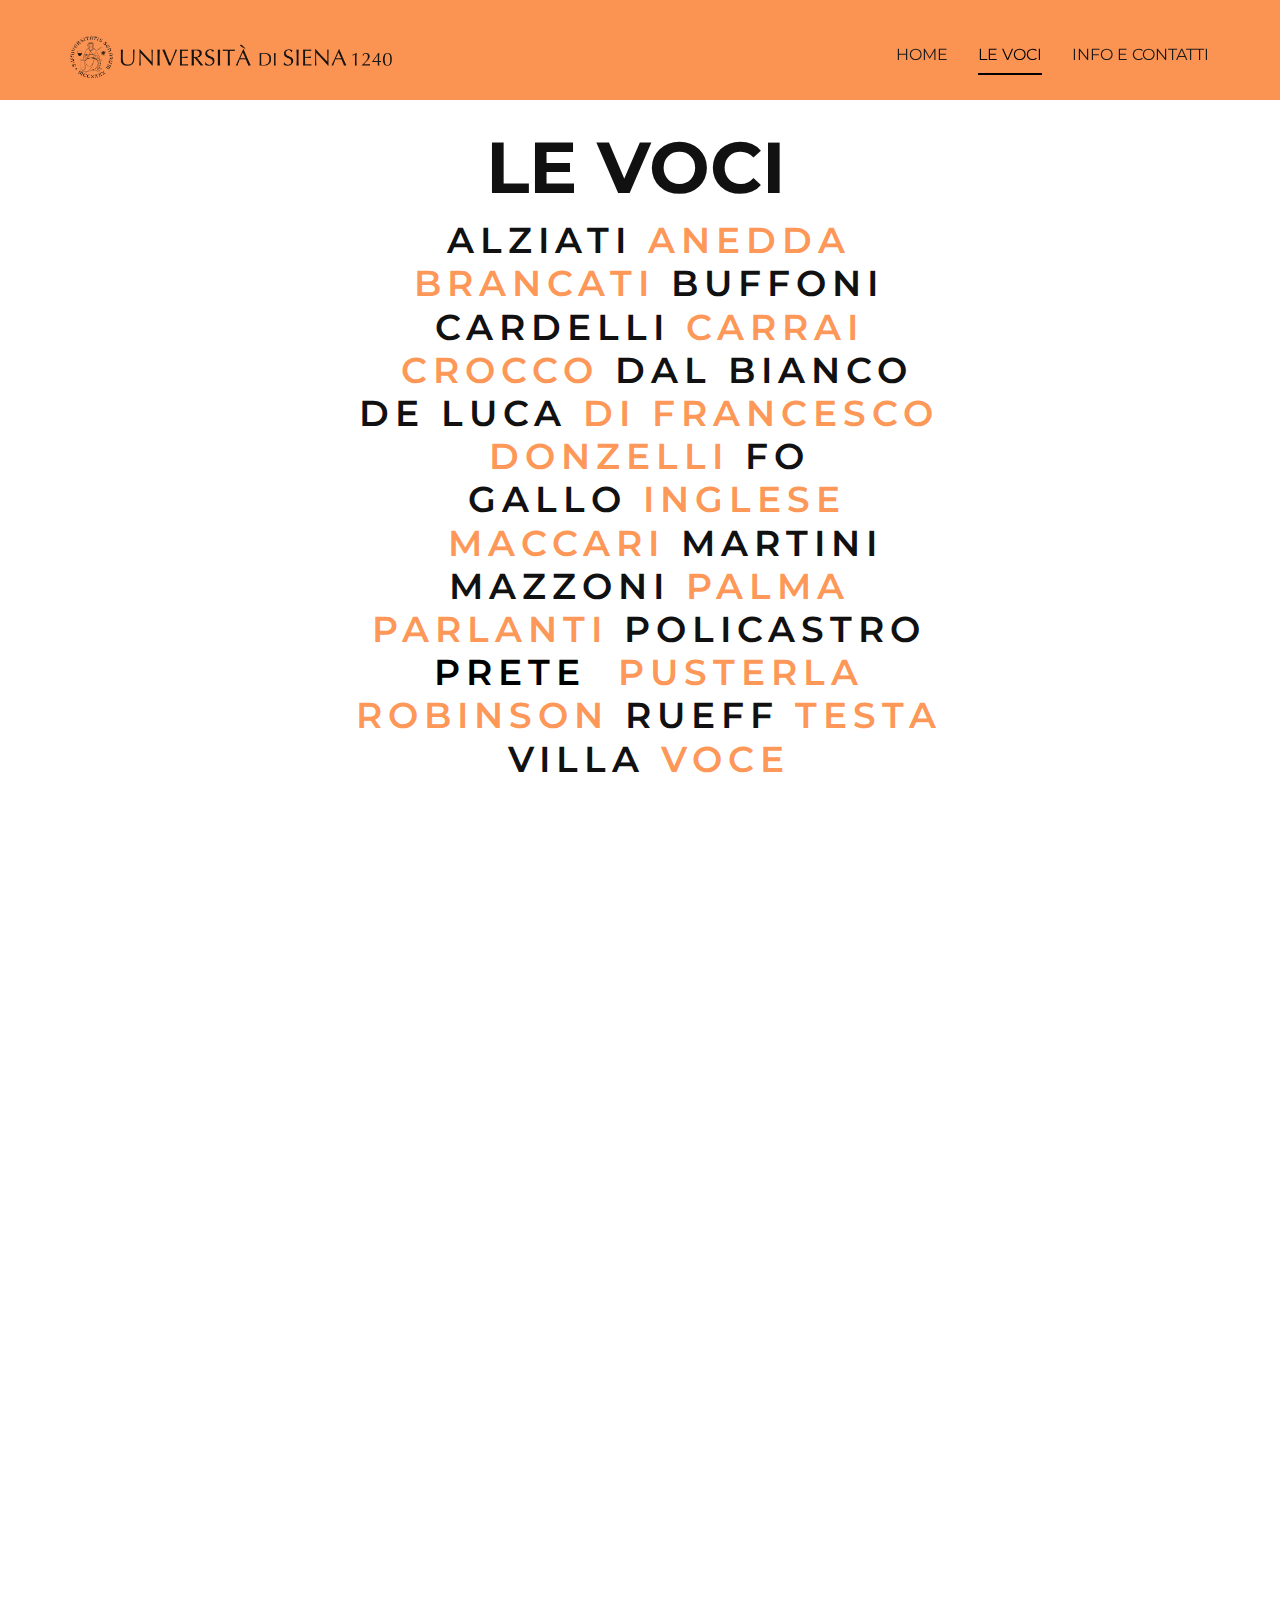
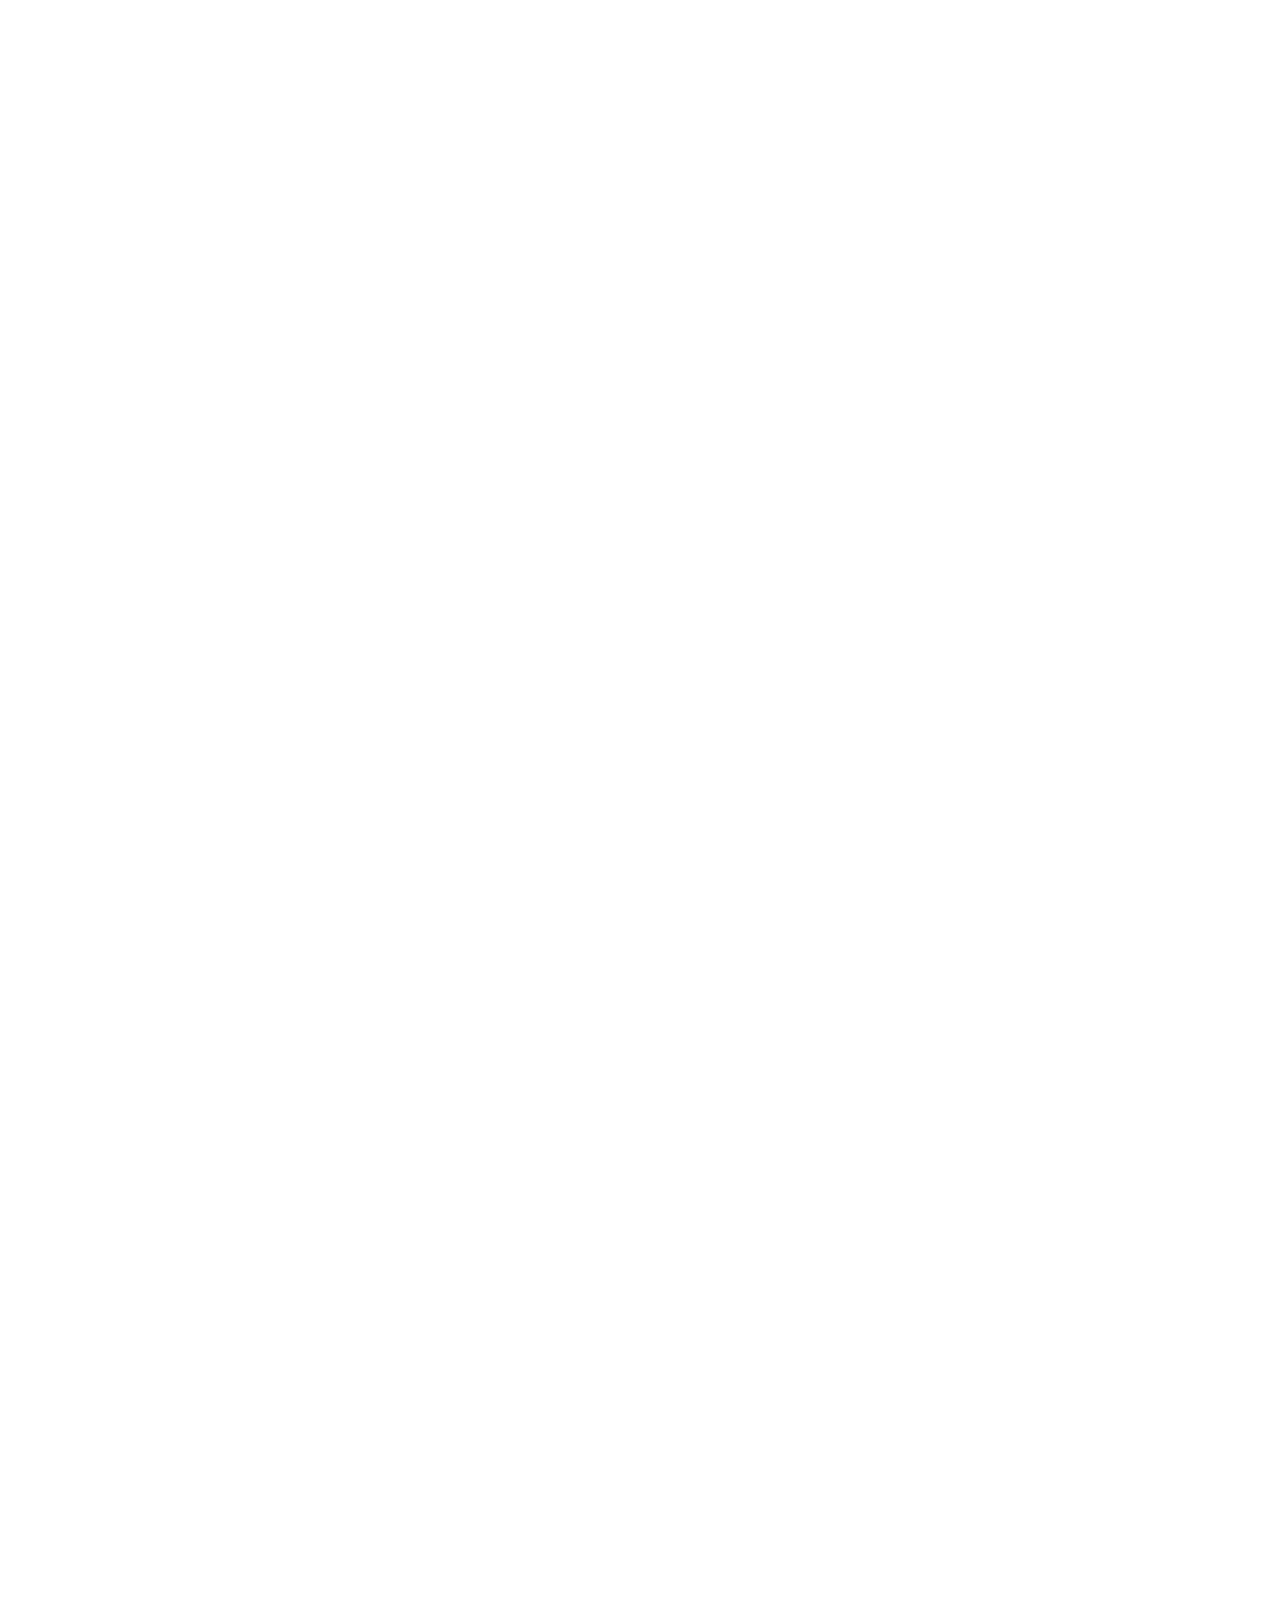
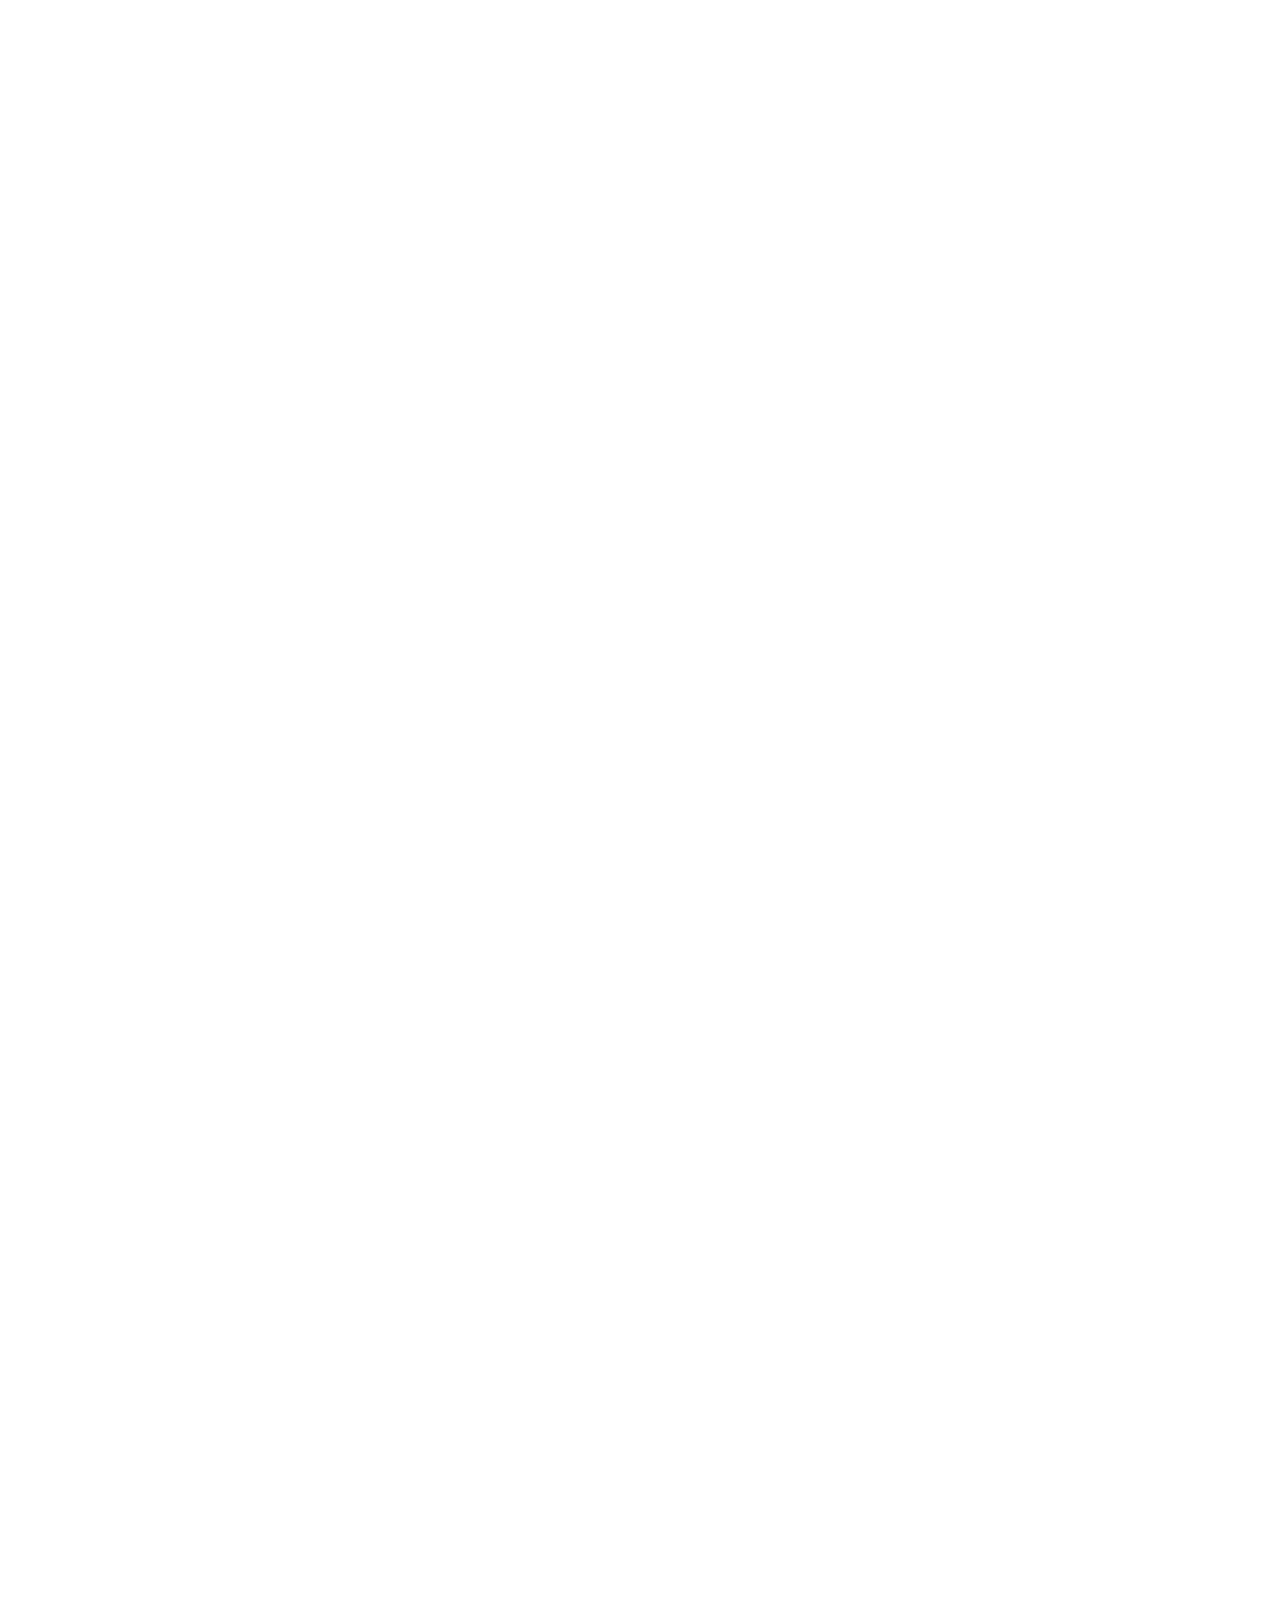
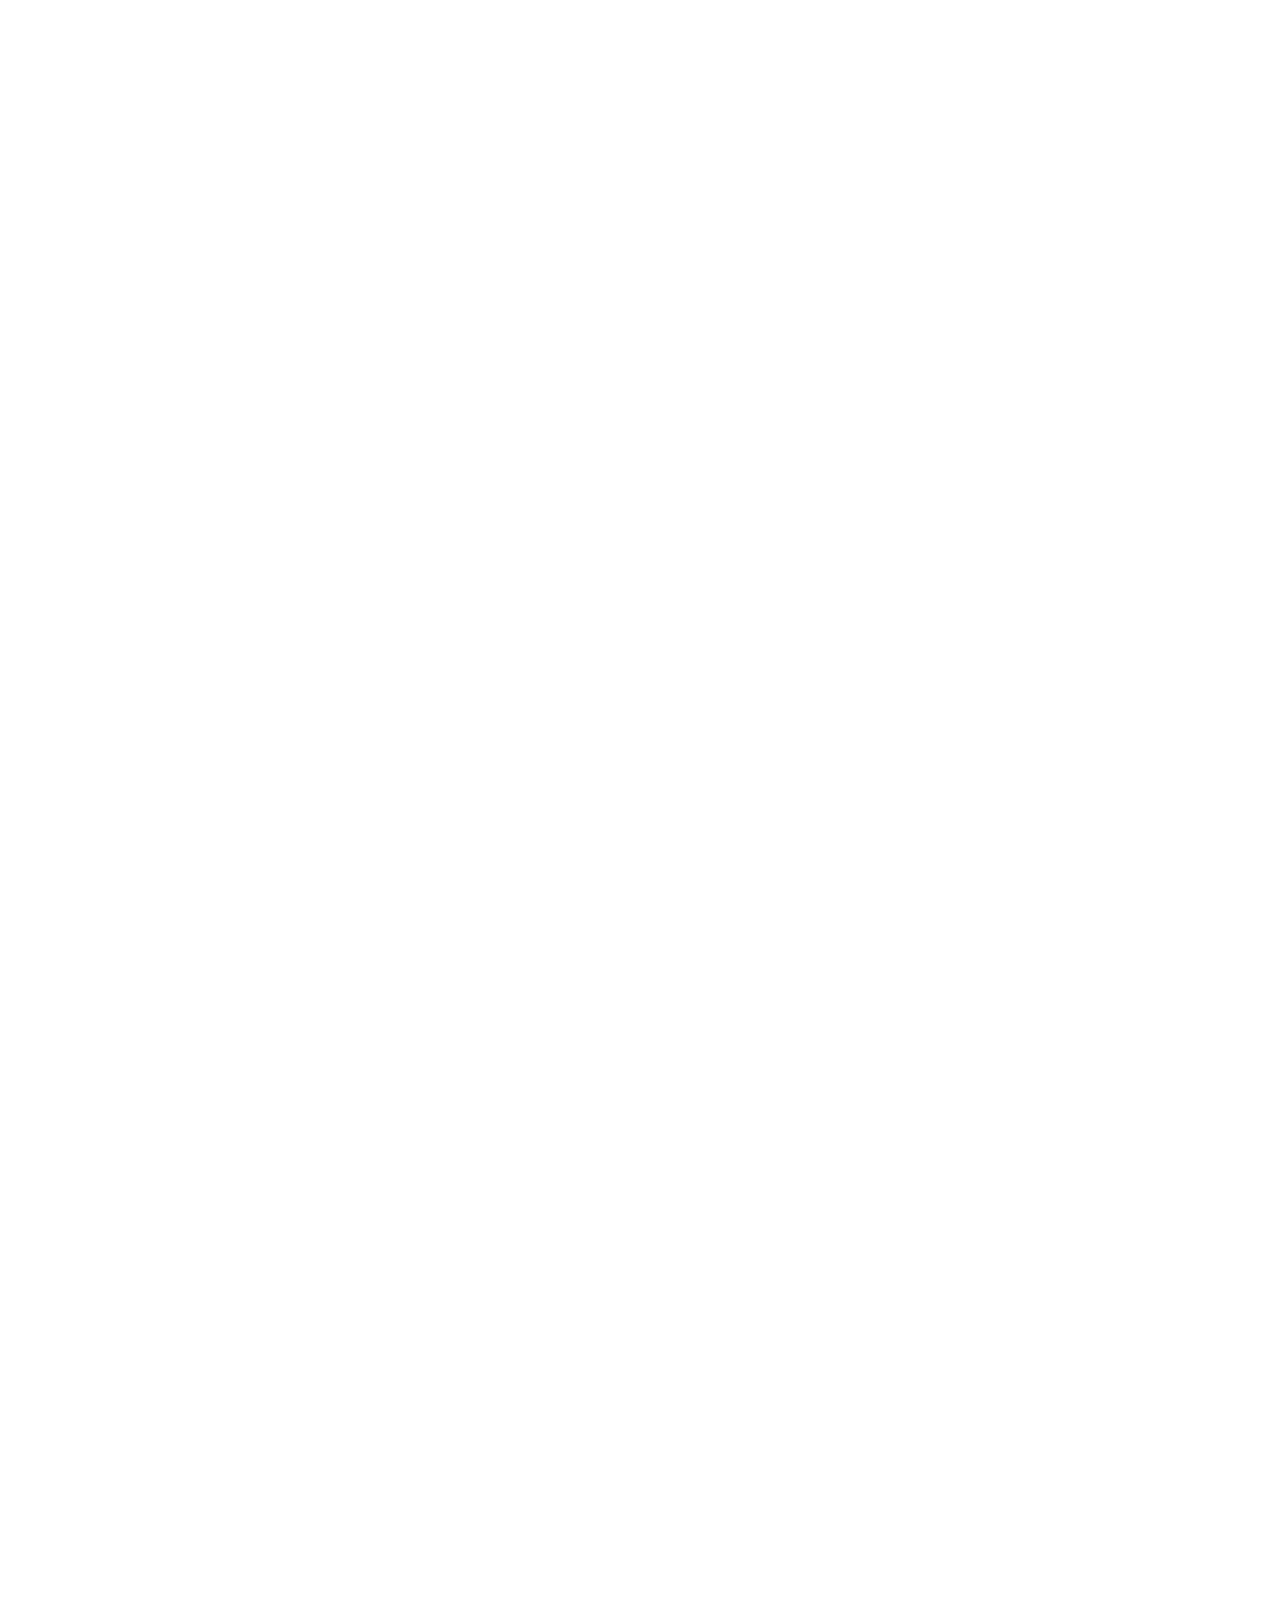
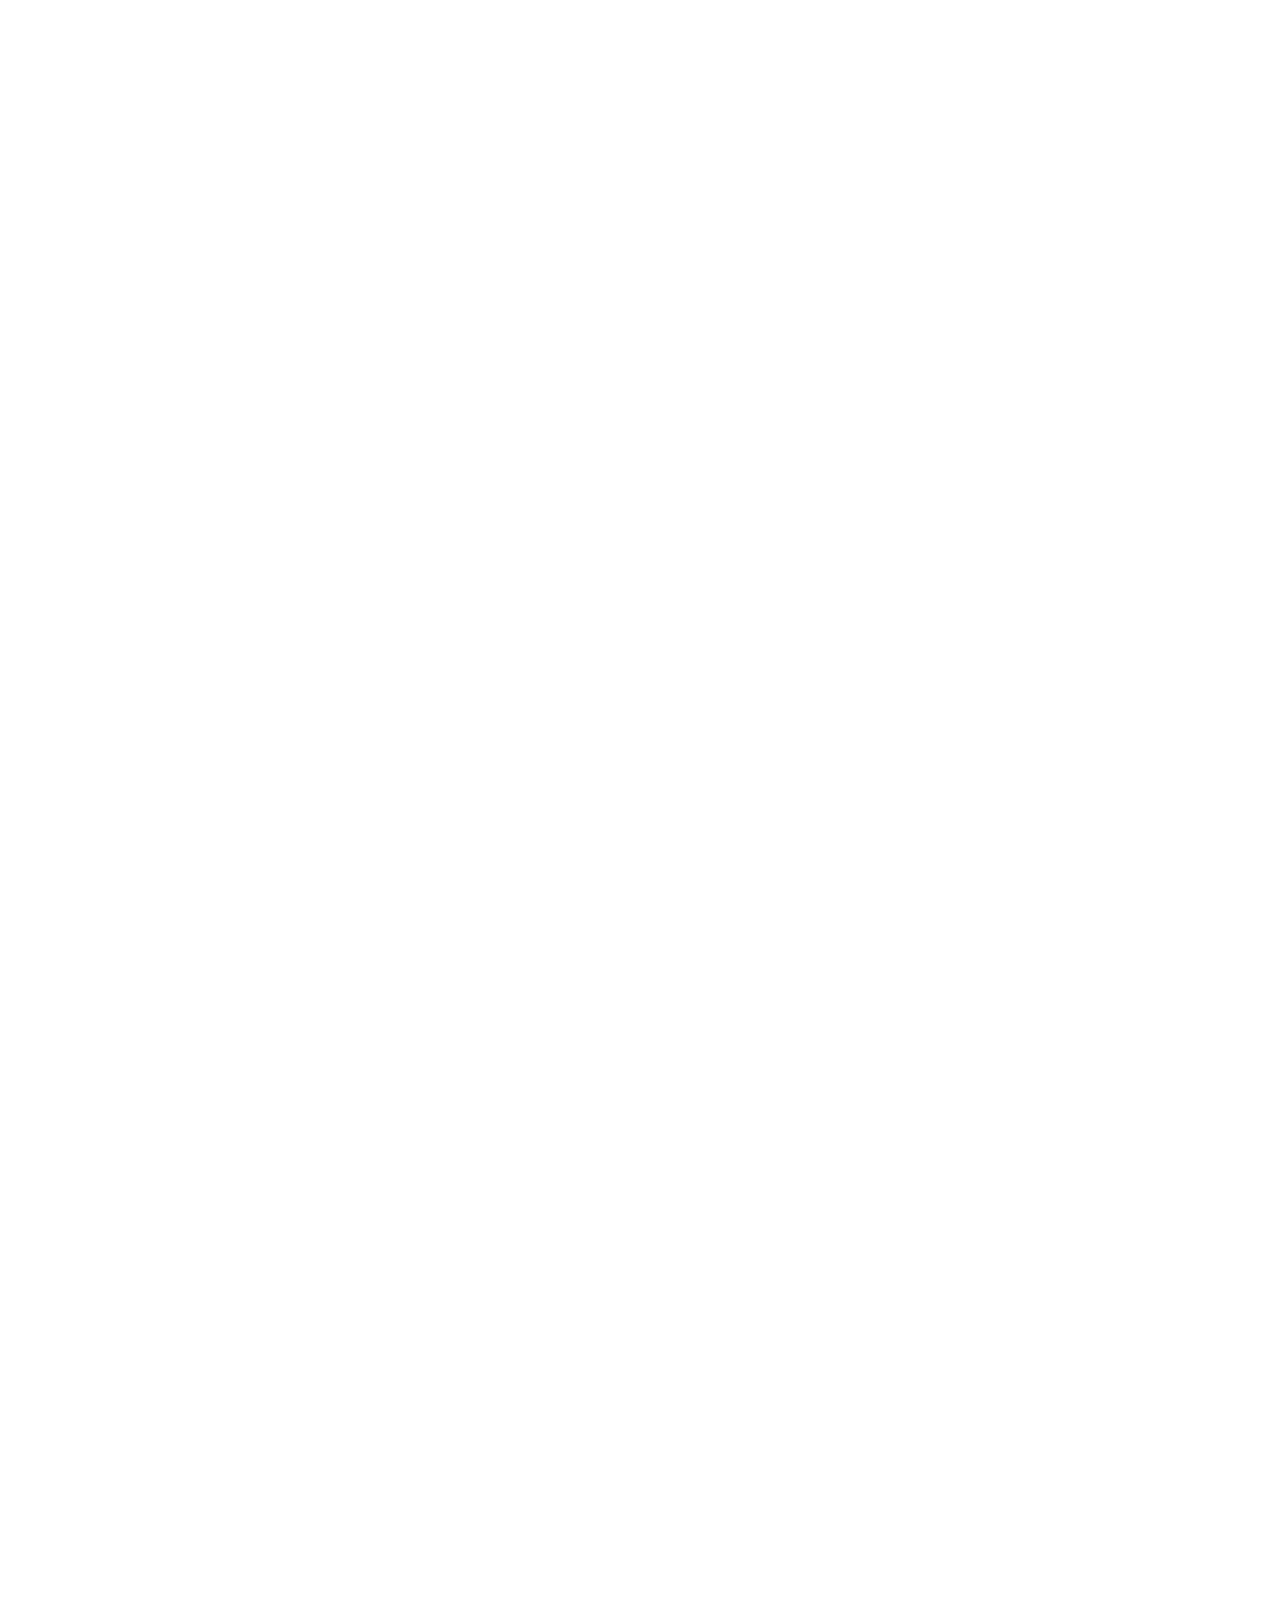
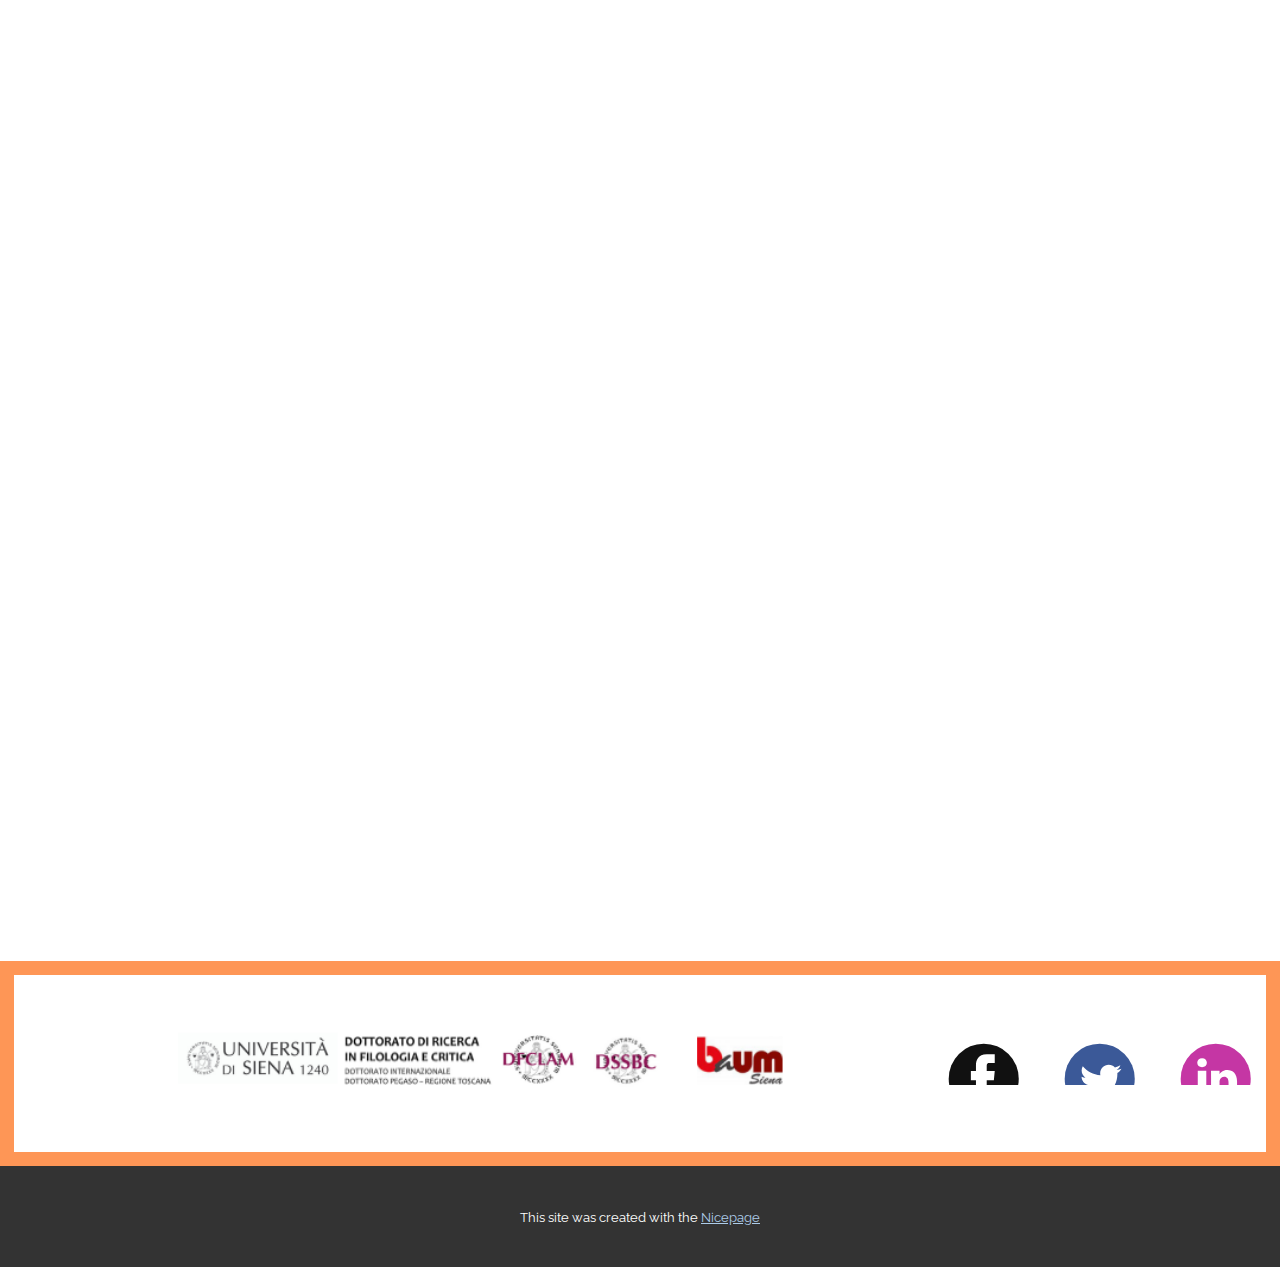
<file: Le-voci - Copia.html>
<!DOCTYPE html>
<html style="font-size: 16px;" lang="it-IT"><head>
    <meta name="viewport" content="width=device-width, initial-scale=1.0">
    <meta charset="utf-8">
    <meta name="keywords" content="circa Sarah Thompson, visione, missione">
    <meta name="description" content="">
    <title>Le voci</title>
    <link rel="stylesheet" href="nicepage.css" media="screen">
<link rel="stylesheet" href="Le-voci.css" media="screen">
    <script class="u-script" type="text/javascript" src="jquery.js" defer=""></script>
    <script class="u-script" type="text/javascript" src="nicepage.js" defer=""></script>
    <link id="u-theme-google-font" rel="stylesheet" href="https://fonts.googleapis.com/css?family=Montserrat:100,100i,200,200i,300,300i,400,400i,500,500i,600,600i,700,700i,800,800i,900,900i|Raleway:100,100i,200,200i,300,300i,400,400i,500,500i,600,600i,700,700i,800,800i,900,900i">
    <link id="u-page-google-font" rel="stylesheet" href="https://fonts.googleapis.com/css?family=Montserrat:100,100i,200,200i,300,300i,400,400i,500,500i,600,600i,700,700i,800,800i,900,900i">
    
    
     <style>
    .text-hidden {
  display: none; /* Nasconde il testo aggiuntivo */
}

.u-container-layout.expanded .text-hidden {
  display: block; /* Mostra il testo aggiuntivo quando espanso */
}

button.show-more {
    background-color: #fe9656;
    color: white;
    border: none;
    cursor: pointer;
    padding: 8px;
    margin-top: 8px;
   margin-left: 30px; 
    display: block;
    width: 80%;
}
  </style>
    
    
    <script type="application/ld+json">{
		"@context": "http://schema.org",
		"@type": "Organization",
		"name": "Copia di Site2",
		"sameAs": []
}</script>
    <meta name="theme-color" content="#478ac9">
    <meta property="og:title" content="Le voci">
    <meta property="og:description" content="">
    <meta property="og:type" content="website">
  <meta data-intl-tel-input-cdn-path="intlTelInput/"></head>
  <body data-path-to-root="./" data-include-products="false" class="u-body u-xl-mode" data-lang="it"><header class="u-clearfix u-custom-color-4 u-header u-sticky u-header" id="sec-c057"><div class="u-clearfix u-sheet u-sheet-1">
        <nav class="u-menu u-menu-one-level u-menu-open-right u-offcanvas u-offcanvas-shift u-menu-1" data-responsive-from="XS" data-submenu-level="with-reload">
          <div class="menu-collapse u-custom-font u-font-montserrat" style="font-size: 1rem; letter-spacing: 0px; font-weight: 700; text-transform: uppercase;">
            <a class="u-button-style u-custom-active-border-color u-custom-border u-custom-border-color u-custom-borders u-custom-color u-custom-effect-duration u-custom-hover-border-color u-custom-left-right-menu-spacing u-custom-padding-bottom u-custom-text-active-color u-custom-text-color u-custom-text-hover-color u-custom-top-bottom-menu-spacing u-hamburger-link u-nav-link u-text-active-palette-1-base u-text-black u-text-hover-palette-2-base u-hamburger-link-1" href="#">
              <svg class="u-svg-link" viewBox="0 0 24 24"><use xlink:href="#menu-hamburger"></use></svg>
              <svg class="u-svg-content" version="1.1" id="menu-hamburger" viewBox="0 0 16 16" x="0px" y="0px" xmlns:xlink="http://www.w3.org/1999/xlink" xmlns="http://www.w3.org/2000/svg"><g><rect y="1" width="16" height="2"></rect><rect y="7" width="16" height="2"></rect><rect y="13" width="16" height="2"></rect>
</g></svg>
            </a>
          </div>
          <div class="u-custom-menu u-nav-container">
            <ul class="u-custom-font u-font-montserrat u-nav u-spacing-30 u-unstyled u-nav-1"><li class="u-nav-item"><a class="u-border-2 u-border-active-black u-border-hover-black u-border-no-left u-border-no-right u-border-no-top u-button-style u-nav-link u-text-active-black u-text-grey-90 u-text-hover-grey-90" href="./" style="padding: 10px 0px;">Home</a>
</li><li class="u-nav-item"><a class="u-border-2 u-border-active-black u-border-hover-black u-border-no-left u-border-no-right u-border-no-top u-button-style u-nav-link u-text-active-black u-text-grey-90 u-text-hover-grey-90" href="Le-voci.html" style="padding: 10px 0px;">Le voci</a>
</li><li class="u-nav-item"><a class="u-border-2 u-border-active-black u-border-hover-black u-border-no-left u-border-no-right u-border-no-top u-button-style u-nav-link u-text-active-black u-text-grey-90 u-text-hover-grey-90" href="Info-e-Contatti.html" style="padding: 10px 0px;">Info e Contatti</a>
</li></ul>
          </div>
          <div class="u-custom-menu u-nav-container-collapse">
            <div class="u-border-2 u-border-grey-75 u-container-style u-inner-container-layout u-opacity u-opacity-95 u-sidenav u-sidenav-1" data-offcanvas-width="187">
              <div class="u-inner-container-layout u-sidenav-overflow">
                <div class="u-menu-close"></div>
                <ul class="u-active-black u-align-center u-black u-enable-responsive u-hover-black u-nav u-offcanvas u-offcanvas-shift u-popupmenu-items u-spacing-12 u-text-active-white u-text-hover-custom-color-4 u-unstyled u-nav-2" data-responsive-from="MD"><li class="u-nav-item"><a class="u-button-style u-nav-link" href="./">Home</a>
</li><li class="u-nav-item"><a class="u-button-style u-nav-link" href="Le-voci.html">Le voci</a>
</li><li class="u-nav-item"><a class="u-button-style u-nav-link" href="Info-e-Contatti.html">Info e Contatti</a>
</li></ul>
              </div>
            </div>
            <div class="u-menu-overlay u-opacity u-opacity-70"></div>
          </div>
          <style class="menu-style">@media (max-width: 539px) {
                    [data-responsive-from="XS"] .u-nav-container {
                        display: none;
                    }
                    [data-responsive-from="XS"] .menu-collapse {
                        display: block;
                    }
                }</style>
        </nav>
        <img class="u-image u-image-contain u-image-default u-image-1" src="images/logo_unisi.png" alt="" data-image-width="1156" data-image-height="153" data-href="https://www.unisi.it/" data-target="_blank">
      </div></header>
    <section class="u-clearfix u-white u-section-1" id="sec-b4f3">
      <div class="u-clearfix u-sheet u-sheet-1">
        <h2 class="u-text u-text-1" data-animation-name="customAnimationIn" data-animation-duration="2000" data-animation-delay="0">Le voci </h2>
        <h3 class="u-align-center u-text u-text-2"> ALZIATI <span class="u-text-custom-color-4">ANEDDA </span>
          <span class="u-text-custom-color-2"></span>
          <span class="u-text-custom-color-4">BRANCATI </span>BUFFONI CARDELLI <span class="u-text-custom-color-4">CARRAI<br>&nbsp;
          </span>
          <span class="u-text-custom-color-4">CROCCO </span>DAL BIANCo&nbsp;<br>DE LUCA <span class="u-text-custom-color-4">DI FRANCESCO</span>
          <span class="u-text-custom-color-4">DONZELLI </span>FO<br>&nbsp;GALLO <span class="u-text-custom-color-2">
            <span class="u-text-custom-color-4">INGLESE</span>
            <br>&nbsp;
          </span>
          <span class="u-text-custom-color-4">MACCARI&nbsp;</span>MARTI​NI
MAZZONI <span class="u-text-custom-color-4">PALMA</span>
          <span class="u-text-custom-color-4">PARLANTI </span>POLICASTRO <span class="u-text-black">PRETE&nbsp;</span>
          <span class="u-text-custom-color-4">PUSTERLA</span>
          <span class="u-text-custom-color-4"></span>
          <span class="u-text-custom-color-4">ROBINSON </span>RUEFF <span class="u-text-custom-color-2">
            <span class="u-text-custom-color-4">TESTA</span>
          </span>VILLA <span class="u-text-custom-color-4">VOCE</span>
        </h3>
      </div>
    </section>
    <section class="u-align-center u-clearfix u-container-align-center u-white u-section-2" id="carousel_3142">
      <div class="u-clearfix u-sheet u-sheet-1">
        <div class="u-expanded-width u-layout-grid u-list u-list-1">
          <div class="u-repeater u-repeater-1">
            <div class="u-align-left u-container-align-left u-container-style u-list-item u-repeater-item u-list-item-1" data-animation-name="customAnimationIn" data-animation-duration="1500" data-animation-delay="500">
              <div class="u-container-layout u-similar-container u-container-layout-1">
                <h3 class="u-custom-font u-custom-item u-font-montserrat u-text u-text-1"><b>Cristina<br>
                    <span class="u-text-custom-color-4">Alziati</span></b>
                </h3>
                <p class="u-text u-text-2"> Cristina Alziati è nata nel 1963, ha studiato filosofia (senza laurearsi). Nel 1992, presentata da Franco Fortini, pubblica in <br>antologia una silloge poetica (Crocetti). Nel 2005 esce A compimento (Manni), premio internazionale di poesia Pier Paolo <br>Pasolini 2005 e finalista al Viareggio-Opera prima 2006. Con Marcos y Marcos pubblica Come non piangenti (2011), premi <br>Marazza 2012, Pozzale- Luigi Russo 2012 e Stephen Dedalus-Pordenonelegge 2013, e Quarantanove poesie e altri disturbi <br>(2023), premio Pontedilegno Poesia 2023.
                </p>
              </div>
            </div>
            <div class="u-align-left u-container-align-left u-container-style u-list-item u-repeater-item u-list-item-2" data-animation-name="customAnimationIn" data-animation-duration="1500" data-animation-delay="500">
              <div class="u-container-layout u-similar-container u-container-layout-2">
                <h3 class="u-custom-font u-custom-item u-font-montserrat u-text u-text-3">Antonella&nbsp;<span class="u-text-custom-color-4">
                    <br>Anedda
                  </span>
                </h3>
                <p class="u-text u-text-4"> Antonella Anedda (Anedda Angioy) vive a Roma. I suoi libri di poesia dal 1999 al 2022 sono raccolti in&nbsp;Tutte le poesie&nbsp;(Garzanti, 2024). Tra i saggi:&nbsp;La vita dei dettagli, Donzelli&nbsp;&nbsp;(2004),&nbsp;Geografie&nbsp;(Garzanti, 2021)&nbsp; e recentemente&nbsp;I topi di Leopardi e le piante di Darwin.&nbsp;Con Elisa Biagini e Riccardo Donati ha pubblicato&nbsp;Poesia come ossigeno. Per un’ecologia della parola&nbsp;(Chiarelettere, 2021).</p>
              </div>
            </div>
            <div class="u-align-left u-container-align-left u-container-style u-list-item u-repeater-item u-list-item-3" data-animation-name="customAnimationIn" data-animation-duration="1500" data-animation-delay="500">
              <div class="u-container-layout u-similar-container u-container-layout-3">
                <h3 class="u-custom-font u-custom-item u-font-montserrat u-text u-text-5">Francesco<br>
                  <span class="u-text-custom-color-4">brancati&nbsp;</span>
                </h3>
                <p class="u-text u-text-6"> Francesco Brancati ha pubblicato i libri di poesia L’inesploso (in Hula apocalisse, Prufrock SPA, 2018) e L’assedio della gioia (Le Lettere, 2022) e il saggio Riscrivere Boiardo. Francesco Berni, Il Rifacimento dell’Inamoramento de’ Orlando e il proemio del romanzo cavalleresco (Marsilio, 2023).È autore di diversi saggi su Ariosto, Rosselli, Benedetti, Bolaño, Fortini, Trevisan e su questioni di metodologia critica (la funzione dell’etica nella poesia contemporanea). Attualmente è assegnista di ricerca presso l’università di Pisa.È redattore del sito Le parole e le cose per il quale cura la rubrica Esercizi di lettura e del podcast In rime sparse (in collaborazione con Industria&amp;Letteratura).</p>
              </div>
            </div>
            <div class="u-align-left u-container-align-left u-container-style u-list-item u-repeater-item u-list-item-4" data-animation-name="customAnimationIn" data-animation-duration="1500" data-animation-delay="500">
              <div class="u-container-layout u-similar-container u-container-layout-4">
                <h3 class="u-custom-font u-custom-item u-font-montserrat u-text u-text-7"><b>FRANCO</b>
                  <br>
                  <span class="u-text-custom-color-4">BUFFONI</span>
                </h3>
                <p class="u-text u-text-8"> Franco Buffoni ha pubblicato Suora carmelitana 1997, Il profilo del Rosa 2000, Guerra 2005, Noi e loro 2008. L'Oscar Poesie 1975-2012 raccoglie la sua opera poetica. Con Jucci 2014 ha vinto il Premio Viareggio. In seguito sono apparsi Avrei fatto la fine di Turing (2015), l'opera teatrale Personae (2017), La linea del cielo (2018), Betelgeuse e altre poesie scientifiche (2021). È autore dei romanzi Zamel 2009, Il servo di Byron 2012, La casa di via Palestro 2014, Il racconto dello sguardo acceso 2016, Due Pub tre poeti e un desiderio 2019, Silvia è un anagramma 2020, Vite negate 2021, Il Gesuita 2023. Il suo sito è www.francobuffoni.it</p>
              </div>
            </div>
            <div class="u-align-left u-container-align-left u-container-style u-list-item u-repeater-item u-list-item-5" data-animation-name="customAnimationIn" data-animation-duration="1500" data-animation-delay="500">
              <div class="u-container-layout u-similar-container u-container-layout-5">
                <h3 class="u-custom-font u-custom-item u-font-montserrat u-text u-text-9">PIETRO&nbsp;<span class="u-text-custom-color-4">
                    <br>CARDELLI
                  </span>
                </h3>
                <p class="u-text u-text-10"> Pietro Cardelli è nato nel Mugello nel 1994. Si è laureato in Lettere Moderne e Italianistica a Siena, dove ha fatto parte della redazione della rivista di poesia e poetica ‘formavera’. Ha pubblicato il libro di poesia&nbsp;La giusta posizione&nbsp;(XIV Quaderno di poesia italiana contemporanea, Marcos Y Marcos, 2019), poi confluito in&nbsp;Tu devi prendere il potere(Interlinea, 2023 – Vincitore Premio Tirinnanzi Opera Prima e&nbsp;I poeti di vent'anni.&nbsp;Premio Pordenonelegge Poesia.&nbsp;Menzione Speciale Premio di Poesia Paolo Prestigiacomo)</p>
              </div>
            </div>
            <div class="u-align-left u-container-align-left u-container-style u-list-item u-repeater-item u-list-item-6" data-animation-name="customAnimationIn" data-animation-duration="1500" data-animation-delay="500">
              <div class="u-container-layout u-similar-container u-container-layout-6">
                <h3 class="u-custom-font u-custom-item u-font-montserrat u-text u-text-11"> Stefano&nbsp;<span class="u-text-custom-color-4">
                    <br>Carrai
                  </span>
                </h3>
                <p class="u-text u-text-12"> Stefano Carrai ha coltivato la poesia parallelamente alla sua attività di docente universitario e di studioso di poesia da Dante a Saba e Montale. Ha esordito con la raccoltina Epigrammi accidentali uscita sul “Caffè Michelangiolo” nel 2002. Sue poesie sono apparse anche sulle riviste “Soglie”, “l'immaginazione”, “Italian Poetry Review”, “polimnia”, “Atlante”.Il suo primo libro di versi (Il tempo che non muore, postfazione di Luigi Surdich, Interlinea 2012) ha vinto il Premio Pisa per la Poesia nel 2013 e il Premio Contini Bonacossi nel 2014. Il secondo (La traversata del Gobi , postfazione di Niccolò Scaffai, Aragno 2017) ha vinto il Premio Viareggio-Rèpaci per la Poesia 2017. Nel 2021 è uscito Equinozio (Industria e Letteratura). Sue poesie sono state tradotte in spagnolo e in russo.Insegna Letteratura Italiana alla Scuola Normale di Pisa.</p>
              </div>
            </div>
            <div class="u-align-left u-container-align-left u-container-style u-list-item u-repeater-item u-list-item-7" data-animation-name="customAnimationIn" data-animation-duration="1500" data-animation-delay="500">
              <div class="u-container-layout u-similar-container u-container-layout-7">
                <h3 class="u-custom-font u-custom-item u-font-montserrat u-text u-text-13">CLAUDIA&nbsp;<span class="u-text-custom-color-4">
                    <br>CROCCO
                  </span>
                </h3>
                <p class="u-text u-text-14"> Claudia Crocco si è laureata in Filologia moderna all'Università di Siena, e ha conseguito un dottorato in Studi Umanistici all'Università di Trento. È autrice di&nbsp;La poesia italiana del Novecento. Il canone e le interpretazioni&nbsp;(Carocci, 2015), di&nbsp;La poesia in prosa in Italia. Dal Novecento a oggi&nbsp;(Carocci, 2021) e di svariati articoli sulla poesia contemporanea. Le sue poesie sono uscite sul&nbsp;Tredicesimo quaderno italiano di poesia contemporanea, a cura di Franco Buffoni (Marcos y Marcos, 2017).</p>
              </div>
            </div>
            <div class="u-align-left u-container-align-left u-container-style u-list-item u-repeater-item u-list-item-8" data-animation-name="customAnimationIn" data-animation-duration="1500" data-animation-delay="500">
              <div class="u-container-layout u-similar-container u-container-layout-8">
                <h3 class="u-custom-font u-custom-item u-font-montserrat u-text u-text-15">STefano<br>
                  <span class="u-text-custom-color-4">dal bianco</span>
                </h3>
                <p class="u-text u-text-16"> Stefano Dal Bianco (Padova 1961) insegna Poetica e stilistica all’Università di Siena. Ultimi libri di poesia: Ritorno a Planaval (Mondadori 2001; LietoColle 20182), Prove di libertà (Mondadori 2012), Paradiso (Garzanti 2024). Si è occupato prevalentemente della metrica di Petrarca, Ariosto, Andrea Zanzotto, e di poesia del Novecento. Di Zanzotto ha curato il Meridiano Mondadori nel 1999 (con Gian Mario Villalta) e l’Oscar Tutte le poesie (2011). I suoi saggi di poetica sono raccolti in Distratti dal silenzio. Diario di poesia contemporanea, Quodlibet 2019.</p>
              </div>
            </div>
            <div class="u-align-left u-container-align-left u-container-style u-list-item u-repeater-item u-list-item-9" data-animation-name="customAnimationIn" data-animation-duration="1500" data-animation-delay="500">
              <div class="u-container-layout u-similar-container u-container-layout-9">
                <h3 class="u-custom-font u-custom-item u-font-montserrat u-text u-text-17">Bernardo<br>
                  <span class="u-text-custom-color-4">de luca</span>
                </h3>
                <p class="u-text u-text-18"> Bernardo De Luca&nbsp;(Napoli, 1986) insegna Letteratura italiana moderna e contemporanea presso l'Università degli Studi di Napoli "Federico II. Ha curato l'edizione critica e commentata di&nbsp;Foglio di via&nbsp;di Franco Fortini (Quodlibet, 2018) e pubblicato la monografia&nbsp;Il tempo diviso. Poesia e guerra in Sereni, Fortini, Caproni, Luzi&nbsp;(Salerno Editrice, 2022). Ha pubblicato i libri di poesia:&nbsp;Gli oggetti trapassati, d'if, 2014;&nbsp;Misura, Lietocolle-Pordenonelegge, 2018;&nbsp;Campo aperto, Amos edizioni, 2022. Di recente, ha curato con Vittorio Celotto la riedizione di Attraverso Pasolini di Franco Fortini (Quodlibet, 2022)</p>
              </div>
            </div>
            <div class="u-align-left u-container-align-left u-container-style u-list-item u-repeater-item u-list-item-10" data-animation-name="customAnimationIn" data-animation-duration="1500" data-animation-delay="500">
              <div class="u-container-layout u-similar-container u-container-layout-10">
                <h3 class="u-custom-font u-custom-item u-font-montserrat u-text u-text-19">tommaso<br>
                  <span class="u-text-custom-color-4">Di francesco</span>
                </h3>
                <p class="u-text u-text-20"> Tommaso Di Francesco è nato a Roma dove vive e lavora nella redazione de “il manifesto”. I suoi primi versi vennero pubblicati da Pier Paolo Pasolini su Nuovi Argomenti nel 1968.&nbsp; Ha pubblicato i libri di poesia Cliniche (introduzione di Franco Fortini, Crocetti, 1987), Tuffatori (Crocetti, 1992), Disparte (Empiria, 2003). Con Manni Ed.&nbsp; le raccolte Incorpora testo (1994), Il buio della specie (1998), Via Latina (2012), Reificar. Vicenda silente (2017 e i racconti La passione della distrazione (2007). Inoltre i romanzi Il giovane Mitchum Il Lavoro editoriale ‘88, Hotel Abisso Mancosu ‘94. Nel 2021 da Asterios&nbsp; il poema A contendere. Quartine da remoto, e il racconto Ina e Ludwig. Ha curato Veleno, antologia di poesia satirica contemporanea italiana, Savelli ‘81 e La terra più amata, voci della letteratura palestinese, ManifestoLibri 2024.</p>
              </div>
            </div>
            <div class="u-align-left u-container-align-left u-container-style u-list-item u-repeater-item u-list-item-11" data-animation-name="customAnimationIn" data-animation-duration="1500" data-animation-delay="500">
              <div class="u-container-layout u-similar-container u-container-layout-11">
                <h3 class="u-custom-font u-custom-item u-font-montserrat u-text u-text-21">tommaso<br>
                  <span class="u-text-custom-color-4">donzelli</span>
                </h3>
                <p class="u-text u-text-22"> Bernardo De Luca&nbsp;(Napoli, 1986) insegna Letteratura italiana moderna e contemporanea presso l'Università degli Studi di Napoli "Federico II. Ha curato l'edizione critica e commentata di&nbsp;Foglio di via&nbsp;di Franco Fortini (Quodlibet, 2018) e pubblicato la monografia&nbsp;Il tempo diviso. Poesia e guerra in Sereni, Fortini, Caproni, Luzi&nbsp;(Salerno Editrice, 2022). Ha pubblicato i libri di poesia:&nbsp;Gli oggetti trapassati, d'if, 2014;&nbsp;Misura, Lietocolle-Pordenonelegge, 2018;&nbsp;Campo aperto, Amos edizioni, 2022. Di recente, ha curato con Vittorio Celotto la riedizione di Attraverso Pasolini di Franco Fortini (Quodlibet, 2022)</p>
              </div>
            </div>
            <div class="u-align-left u-container-align-left u-container-style u-list-item u-repeater-item u-list-item-12" data-animation-name="customAnimationIn" data-animation-duration="1500" data-animation-delay="500">
              <div class="u-container-layout u-similar-container u-container-layout-12">
                <h3 class="u-custom-font u-custom-item u-font-montserrat u-text u-text-23">
                  <span class="u-text-custom-color-4">
                    <font color="#111111">Alessandro</font>
                    <br>fo
                  </span>
                </h3>
                <p class="u-text u-text-24"> Alessandro Fo&nbsp;(1955) insegna all’Università di Siena. Ha tradotto e curato (per Einaudi): Rutilio Namaziano,&nbsp;Il ritorno(1994); Apuleio,&nbsp;Le Metamorfosi&nbsp;(2010); Virgilio,&nbsp;Eneide&nbsp;(2012); Catullo,&nbsp;Le poesie&nbsp;(2018). Fra i suoi libri di versi, per Einaudi&nbsp;Corpuscolo&nbsp;(2004),&nbsp;Mancanze&nbsp;(2014, Premio Vareggio-Rèpaci),&nbsp;Filo spinato&nbsp;(2021). Un’antologia poetica e una bibliografia sistematica in Caterina Lazzarini (ed.),&nbsp;Anche domani,&nbsp;Testimonianze critiche per la poesia di Alessandro Fo&nbsp;(Macabor 2023).</p>
              </div>
            </div>
            <div class="u-align-left u-container-align-left u-container-style u-list-item u-repeater-item u-list-item-13" data-animation-name="customAnimationIn" data-animation-duration="1500" data-animation-delay="500">
              <div class="u-container-layout u-similar-container u-container-layout-13">
                <h3 class="u-custom-font u-custom-item u-font-montserrat u-text u-text-25">carmen<br>
                  <span class="u-text-custom-color-4">gallo</span>
                </h3>
                <p class="u-text u-text-26"> Carmen Gallo insegna alla Sapienza Università di Roma. Si occupa di letteratura elisabettiana, di poesia modernista e di teatro britannico contemporaneo. Ha scritto il saggio&nbsp;Eucarestia e poesia nel primo Seicento inglese&nbsp;(Pacini 2018, Tempera Book Prize) e ha curato, tra le altre, la traduzione di:&nbsp;Tutto è vero, o Enrico VIII&nbsp;di Shakespeare (Bompiani 2017),&nbsp;La terra devastata&nbsp;di T. S. Eliot (il Saggiatore 2021),&nbsp;Romeo e Giulietta&nbsp;di Shakespeare&nbsp;(Rizzoli 2023). Ha inoltre pubblicato tre libri di poesia: l'ultimo,&nbsp;Le Fuggitive&nbsp;(Aragno 2020), ha vinto il Premio Napoli. Nel 2024&nbsp;è uscito il testo in prosa&nbsp;Tecniche di nascondimento per adulti&nbsp;(Italo Svevo 2024).&nbsp;</p>
              </div>
            </div>
            <div class="u-align-left u-container-align-left u-container-style u-list-item u-repeater-item u-list-item-14" data-animation-name="customAnimationIn" data-animation-duration="1500" data-animation-delay="500">
              <div class="u-container-layout u-similar-container u-container-layout-14">
                <h3 class="u-custom-font u-custom-item u-font-montserrat u-text u-text-27">andrea<br>
                  <span class="u-text-custom-color-4">inglese</span>
                </h3>
                <p class="u-text u-text-28"> Andrea Inglese, vive nei pressi di Parigi. Scrive in versi e in prosa, ed è traduttore dal francese. Tra le ultime pubblicazioni: il romanzo&nbsp;La vita adulta&nbsp;(Ponte Alle Grazie 2021; finalista Premio Bergamo 2022) e il volume di poesia&nbsp;Il rumore è il messaggio&nbsp;([diaforia 2023; Premio Pagliarani 2024). Nel 2024 sono usciti la raccolta di saggi&nbsp;Maestri Contro: Brioschi, Guglielmi, Rossi-Landi&nbsp;(Biblion), curata con Paolo Giovannetti, e il volume di prose&nbsp;Storie di un secolo ulteriore&nbsp;(DeriveApprodi).</p>
              </div>
            </div>
            <div class="u-align-left u-container-align-left u-container-style u-list-item u-repeater-item u-list-item-15" data-animation-name="customAnimationIn" data-animation-duration="1500" data-animation-delay="500">
              <div class="u-container-layout u-similar-container u-container-layout-15">
                <h3 class="u-custom-font u-custom-item u-font-montserrat u-text u-text-29">paolo<br>
                  <span class="u-text-custom-color-4">maccari</span>
                </h3>
                <p class="u-text u-text-30"> Paolo Maccari (Colle Val d’Elsa, 1975) vive a Firenze. Tra i suoi libri di poesia: Ospiti (Manni, 2000), Fuoco amico (Passigli, 2009), Fermate (Elliot, 2017), Quaderno delle presenze (Le Lettere, 2022). Suoi testi sono presenti in diverse antologie italiane e straniere. Sul versante critico, ha introdotto e curato opere di scrittori otto-novecenteschi ed è autore di una monografia su Bartolo Cattafi, Spalle al muro (SEF, 2003) e di un volume su Dino Campana, Il poeta sotto esame (Passigli, 2012).&nbsp;</p>
              </div>
            </div>
            <div class="u-align-left u-container-align-left u-container-style u-list-item u-repeater-item u-list-item-16" data-animation-name="customAnimationIn" data-animation-duration="1500" data-animation-delay="500">
              <div class="u-container-layout u-similar-container u-container-layout-16">
                <h3 class="u-custom-font u-custom-item u-font-montserrat u-text u-text-31">
                  <span class="u-text-custom-color-4">
                    <font color="#111111">giulia</font>
                  </span>
                  <br>
                  <span class="u-text-custom-color-4">martini</span>
                </h3>
                <p class="u-text u-text-32"> Giulia Martini ha svolto un dottorato di ricerca in Filologia e Critica all’Università di Siena, in co-tutela con l’Université de Fribourg. È autrice dei libri di poesie&nbsp;Coppie minime&nbsp;(Interno Poesia 2018) e&nbsp;Tresor&nbsp;(Interno Poesia 2024). Ancora per Interno Poesia ha curato l’antologia&nbsp;Poeti italiani nati negli anni ’80 e ’90, uscita in tre volumi fra il 2019 e il 2022. È in uscita per Carocci il saggio&nbsp;L'apocalisse dialogica. Scambi di battute nella poesia italiana del Novecento, tratto dalla sua tesi di dottorato.&nbsp;</p>
              </div>
            </div>
            <div class="u-align-left u-container-align-left u-container-style u-list-item u-repeater-item u-list-item-17" data-animation-name="customAnimationIn" data-animation-duration="1500" data-animation-delay="500">
              <div class="u-container-layout u-similar-container u-container-layout-17">
                <h3 class="u-custom-font u-custom-item u-font-montserrat u-text u-text-33">guido<br>
                  <span class="u-text-custom-color-4">mazzoni</span>
                </h3>
                <p class="u-text u-text-34"> Guido Mazzoni (1967) ha pubblicato i libri di poesia La scomparsa del respiro dopo la caduta, in Terzo quaderno di poesia contemporanea (Guerini 1992),&nbsp;I mondi&nbsp;(Donzelli 2010, Premio Tirinnanzi) e La pura superficie&nbsp;(Donzelli 2017, Premio Pagliarani, Premio Napoli), i saggi di critica e teoria della letteratura&nbsp;Forma e solitudine (Marcos y Marcos 2002)&nbsp;Sulla poesia moderna (Il Mulino 2005),&nbsp;Teoria del romanzo (Il Mulino 2011) e un libro sulla politica e la società contemporanea, I destini generali (Laterza 2015). Insegna all’Università di Siena, vive a Roma.&nbsp;</p>
              </div>
            </div>
            <div class="u-align-left u-container-align-left u-container-style u-list-item u-repeater-item u-list-item-18" data-animation-name="customAnimationIn" data-animation-duration="1500" data-animation-delay="500">
              <div class="u-container-layout u-similar-container u-container-layout-18">
                <h3 class="u-custom-font u-custom-item u-font-montserrat u-text u-text-custom-color-4 u-text-35">
                  <font color="#000000">massimo</font>
                  <br>palma
                </h3>
                <p class="u-text u-text-36"> Massimo Palma (1978) vive a Roma e insegna Filosofia politica a Napoli. Ha pubblicato&nbsp;Berlino Zoo Station&nbsp;(Cooper, 2012),&nbsp;Nico e le maree&nbsp;(Castelvecchi, 2019),&nbsp;Happy Diaz&nbsp;(Castelvecchi, 2021),&nbsp;Olanda, 1945. Anne Frank e i Neutral Milk Hotel&nbsp;(Nottetempo 2023). Con&nbsp;Movimento e stasi&nbsp;(Industria &amp; Letteratura, 2021) ha vinto il Premio Franco Fortini per la poesia. Nel 2024 ha pubblicato la plaquette&nbsp;La conta&nbsp;(Edizioni Volatili). Ha tradotto e curato opere di Max Weber (Economia e società, Donzelli 2003-2018), Walter Benjamin (Il mio Kafka,&nbsp;Esperienza e povertà,&nbsp;Senza scopo finale, Castelvecchi 2024, 2018, 2017), Georges Bataille (Piccole ricapitolazioni comiche, Aragno 2015), Georg Heym (Umbra vitae, Castelvecchi 2020), Fredric Jameson (Dossier Benjamin, Treccani 2022).</p>
              </div>
            </div>
            <div class="u-align-left u-container-align-left u-container-style u-list-item u-repeater-item u-list-item-19" data-animation-name="customAnimationIn" data-animation-duration="1500" data-animation-delay="500">
              <div class="u-container-layout u-similar-container u-container-layout-19">
                <h3 class="u-custom-font u-custom-item u-font-montserrat u-text u-text-37">andrea<br>
                  <span class="u-text-custom-color-4">parlanti</span>
                </h3>
                <p class="u-text u-text-38"> Andrea Parlanti fa ricerca sull'opera saggistica di Fortini presso la Scuola superiore di studi storici dell'università di San Marino. Attualmente vive a Firenze, lavora presso il centro polivalente Flog, è vicepresidente della Casa del popolo di San Niccolò e fa parte della associazione Connections.</p>
              </div>
            </div>
            <div class="u-align-left u-container-align-left u-container-style u-list-item u-repeater-item u-list-item-20" data-animation-name="customAnimationIn" data-animation-duration="1500" data-animation-delay="500">
              <div class="u-container-layout u-similar-container u-container-layout-20">
                <h3 class="u-custom-font u-custom-item u-font-montserrat u-text u-text-39">bernardo<br>
                  <span class="u-text-custom-color-4">policastro</span>
                </h3>
                <p class="u-text u-text-40"> Bernardo De Luca&nbsp;(Napoli, 1986) insegna Letteratura italiana moderna e contemporanea presso l'Università degli Studi di Napoli "Federico II. Ha curato l'edizione critica e commentata di&nbsp;Foglio di via&nbsp;di Franco Fortini (Quodlibet, 2018) e pubblicato la monografia&nbsp;Il tempo diviso. Poesia e guerra in Sereni, Fortini, Caproni, Luzi&nbsp;(Salerno Editrice, 2022). Ha pubblicato i libri di poesia:&nbsp;Gli oggetti trapassati, d'if, 2014;&nbsp;Misura, Lietocolle-Pordenonelegge, 2018;&nbsp;Campo aperto, Amos edizioni, 2022. Di recente, ha curato con Vittorio Celotto la riedizione di Attraverso Pasolini di Franco Fortini (Quodlibet, 2022)</p>
              </div>
            </div>
          </div>
        </div>
      </div>
    </section>
    <section class="u-align-center u-clearfix u-container-align-center u-white u-section-3" id="carousel_23f5">
      <div class="u-clearfix u-sheet u-sheet-1">
        <div class="u-expanded-width u-layout-grid u-list u-list-1">
          <div class="u-repeater u-repeater-1">
            <div class="u-align-left u-container-align-left u-container-style u-list-item u-repeater-item u-list-item-1" data-animation-name="customAnimationIn" data-animation-duration="1500" data-animation-delay="500">
              <div class="u-container-layout u-similar-container u-container-layout-1">
                <h3 class="u-custom-font u-custom-item u-font-montserrat u-text u-text-1"><b>antonio<br>
                    <span class="u-text-custom-color-4">prete</span></b>
                </h3>
                <p class="u-text u-text-2"> Antonio Prete ha insegnato Letterature Comparate nell’Università di Siena. Saggista, poeta, narratore, traduttore. Tra i suoi saggi recenti: Il cielo nascosto. Grammatica dell’interiorità (2016), Carte d’amore (2022). Nella narrativa: L’ordine animale delle cose (2008), Torre saracena (2018), Album di un’infanzia nel Salento (2023). Nella poesia: Se la pietra fiorisce (2012), Tutto è sempre ora (2019), Convito delle stagioni (2024). Un quaderno di traduzioni poetiche è L’ospitalità della lingua (2014).</p>
              </div>
            </div>
            <div class="u-align-left u-container-align-left u-container-style u-list-item u-repeater-item u-list-item-2" data-animation-name="customAnimationIn" data-animation-duration="1500" data-animation-delay="500">
              <div class="u-container-layout u-similar-container u-container-layout-2">
                <h3 class="u-custom-font u-custom-item u-font-montserrat u-text u-text-3">fabio<span class="u-text-custom-color-4">
                    <br>pusterla
                  </span>
                </h3>
                <p class="u-text u-text-4"> Fabio Pusterla (1957) insegna all’Università della Svizzera Italiana. Attivo come studioso, saggista e traduttore, in particolare di Philippe Jaccottet, è autore di numerose raccolte poetiche, tradotte nelle principali lingue europee. Parte della sua opera è raccolta nei due volumi antologici Le terre emerse (Einaudi, 2009) e Da qualche parte nello spazio (Le Lettere, 2022). Per la casa editrice Marcos y Marcos dirige la collana poetica Le Ali.</p>
              </div>
            </div>
            <div class="u-align-left u-container-align-left u-container-style u-list-item u-repeater-item u-list-item-3" data-animation-name="customAnimationIn" data-animation-duration="1500" data-animation-delay="500">
              <div class="u-container-layout u-similar-container u-container-layout-3">
                <h3 class="u-custom-font u-custom-item u-font-montserrat u-text u-text-5">peter<br>
                  <span class="u-text-custom-color-4">robinson</span>
                </h3>
                <p class="u-text u-text-6"> Peter Robinson&nbsp;è professore di Letteratura inglese e americana all'università di Reading, Inghilterra, e cura la collana di poesia per la casa editrice Two Rivers Press.Ha pubblicato aforismi, poesie in prosa, una scelta di racconti, due romanzi, vari volumi di critica letteraria, oltre a libri di poesia e traduzioni (da Bassani, De Marchi,&nbsp;Erba, Pozzi, Sereni ed altri). Ha ricevuto il Premio Cheltenham, il Premio John Florio, e due raccomandazioni della Poetry Book Society.</p>
              </div>
            </div>
           <div class="u-align-left u-container-align-left u-container-style u-list-item u-repeater-item u-list-item-4" data-animation-name="customAnimationIn" data-animation-duration="1500" data-animation-delay="500">
    <div class="u-container-layout u-similar-container u-container-layout-4">
      <h3 class="u-custom-font u-custom-item u-font-montserrat u-text u-text-7">
        <b>martin</b><br>
        <span class="u-text-custom-color-4">rueff</span>
      </h3>
      <!-- Testo visibile sempre -->
    <p class="u-text u-text-8">
      Dopo avere insegnato a Bologna e a Parigi (Jussieu), Martin Rueff è professore ordinario di letteratura francese e di storia delle idee presso l’università di Ginevra (cattedra Jean Starobinski). Critico, filosofo e traduttore è scrittore in versi. Come critico si consacra alla letteratura del Settecento e soprattutto all’opera e al pensiero di Jean-Jacques Rousseau, ma anche al pensiero contemporaneo e alle relazioni fra letteratura e scienze umane (ha contribuito all’edizione delle opere di Michel Foucault et di Claude Lévi-Strauss nella Pléiade).
    </p>

    <!-- Testo nascosto inizialmente -->
    <p class="u-text u-text-8 text-hidden">
      Si occupa delle relazioni fra poetica e filosofia (ha dedicato un libro a Michel Deguy). Ha scritto vari saggi su Rousseau: *A coups redoublées* e *Foudroyante pitié*. Nel 2024 è uscito *Au bout de la langue*, NOUS, un saggio sull’espressione. Come traduttore si è dedicato all’opera di vari poeti italiani (Zanzotto, Cecchinel, De Signoribus, Mazzoni) ma anche di filosofi e di storici (Agamben e Carlo Ginzburg). Si ritrova impegnato nella ritraduzione dell’opera di Calvino presso Gallimard (otto volumi tradotti). Nel 2023 sono uscite tradotte e curate da lui: *La corrispondenza* di Calvino (Gallimard, 2023); *Liguries* (NOUS, 2023); *Les Jeunes du Pô* (Cahiers de l’Hôtel Galliffet, 2023). Nel 2024 ha diretto un Cahier de l’Herne dedicato a Calvino. Ha pubblicato vari libri di poesia: l’ultimo in francese è *La Jonction* (éditions NOUS, 2019). Nel 2021 ha pubblicato un libro di versi in italiano: *Verticale Ponte*. Nel 2023 *Icaro grida in un cielo di creta* e nel 2025 uscirà *Grammaires de Rousseau*.
    </p>

    <!-- Bottone per mostrare di più/meno -->
    <button class="show-more">Mostra di più</button>
  </div>
</div>
            <div class="u-align-left u-container-align-left u-container-style u-list-item u-repeater-item u-list-item-5" data-animation-name="customAnimationIn" data-animation-duration="1500" data-animation-delay="500">
              <div class="u-container-layout u-similar-container u-container-layout-5">
                <h3 class="u-custom-font u-custom-item u-font-montserrat u-text u-text-9">italo<span class="u-text-custom-color-4">
                    <br>testa
                  </span>
                </h3>
                <p class="u-text u-text-10"> Italo Testa è nato nella provincia emiliana e vive a Milano. Ha pubblicato i libri di poesia&nbsp;Se non sarò più mia&nbsp;(Pordenonelegge - Samuele editore),&nbsp;Onda statica&nbsp;(Zacinto Edizioni, 2022),&nbsp;quattro&nbsp;(oédipus, 2021),&nbsp;Teoria delle rotonde&nbsp;(Valigie Rosse, 2020);&nbsp;L’indifferenza naturale&nbsp;(Marcos y Marcos, 2018);&nbsp;Tutto accade ovunque&nbsp;(Aragno, 2016),&nbsp;i camminatori&nbsp;(Valigie Rosse, 2013),&nbsp;La divisione della gioia&nbsp;(Transeuropa, 2010; nuova edizione aumentata, Industria &amp; Letteratura, 2024),&nbsp;canti ostili&nbsp;(Lietocolle, 2007),&nbsp;Biometrie&nbsp;(Manni, 2005),&nbsp;Gli aspri inganni&nbsp;(Lietocolle, 2004).&nbsp;Tra i suoi saggi,&nbsp;Autorizzare la speranza. Giustizia poetica e futuro radicale&nbsp;(Interlinea 2023). Direttore della rivista «L’Ulisse», è coordinatore del lit-blog&nbsp;Le parole e le cose.&nbsp;&nbsp;Insegna Filosofia teoretica all'Università di Parma.</p>
              </div>
            </div>
            <div class="u-align-left u-container-align-left u-container-style u-list-item u-repeater-item u-list-item-6" data-animation-name="customAnimationIn" data-animation-duration="1500" data-animation-delay="500">
              <div class="u-container-layout u-similar-container u-container-layout-6">
                <h3 class="u-custom-font u-custom-item u-font-montserrat u-text u-text-11"> marco<span class="u-text-custom-color-4">
                    <br>villa
                  </span>
                </h3>
                <p class="u-text u-text-12"> Marco Villa è ricercatore all'Università degli Studi di Siena. Si occupa principalmente di poesia italiana contemporanea (tra le sue pubblicazioni:&nbsp;La sintassi di Somiglianze. Sulla poesia di Milo De Angelis, Pacini 2019;&nbsp;Poesia e ripetizione lessicale. D'Annunzio, Pascoli, primo Novecento, ETS 2020) Di recente ha curato l'edizione del carteggio Baldacci-Fortini («Parlare di tutto». Un'idea della critica, FUP-Usiena Press 2023) e un commento alle&nbsp;Poesie&nbsp;di Cesare Pavese (Garzanti 2023). È fondatore del sito&nbsp;formavera.com&nbsp;e ha pubblicato il libro di poesie&nbsp;Un paese di soli guardiani&nbsp;(Amos 2019).</p>
              </div>
            </div>
            <div class="u-align-left u-container-align-left u-container-style u-list-item u-repeater-item u-list-item-7" data-animation-name="customAnimationIn" data-animation-duration="1500" data-animation-delay="500">
              <div class="u-container-layout u-similar-container u-container-layout-7">
                <h3 class="u-custom-font u-custom-item u-font-montserrat u-text u-text-13">lello<span class="u-text-custom-color-4">
                    <br>voce
                  </span>
                </h3>
                <p class="u-text u-text-14"> Poeta, scrittore e performer.È uno dei pionieri europei dello spoken word e della ‘spoken music’ ed ha introdotto in Italia il Poetry slam.&nbsp;Ha pubblicato svariati libri e CD di poesia, con musicisti come P. Fresu, F. Nemola, A. Salis, M.P. De Vito, M.Gross, C. Loguercio, L. Cinque, R. Paci Dalò, tra cui&nbsp;Farfalle da combattimento&nbsp;(Bompiani, 1999),&nbsp;Fast Blood&nbsp;&nbsp;(2003 – Premio Delfini di poesia, con le illustrazioni di Sandro Chia),&nbsp;&nbsp;Piccola cucina cannibale&nbsp;(Squi[libri], 2012 ), per il quale è stato insignito del Premio Napoli&nbsp; Opere Multimediali 2012.Il suo successivo libro-CD, è&nbsp;Il fiore inverso&nbsp;(Squi[libri], 2016), a cui è stato conferito il Premio Nazionale “Elio Pagliarani” di Poesia.Nel 2022 pubblica&nbsp;Razos&nbsp;(La nave di Teseo), vincitore dei premi&nbsp;Bologna in Lettere&nbsp;e&nbsp;Paolo Prestigiacomo.</p>
              </div>
            </div>
          </div>
        </div>
      </div>
    </section>
    
    
    
    <footer class="u-border-14 u-border-custom-color-4 u-clearfix u-footer u-white" id="sec-97f8"><div class="u-clearfix u-sheet u-sheet-1">
        <div class="data-layout-selected u-clearfix u-expanded-width u-gutter-30 u-layout-wrap u-layout-wrap-1">
          <div class="u-gutter-0 u-layout">
            <div class="u-layout-row">
              <div class="u-align-left u-container-align-left u-container-style u-layout-cell u-left-cell u-size-45 u-layout-cell-1">
                <div class="u-container-layout u-valign-middle u-container-layout-1">
                  <img class="u-image u-image-contain u-image-default u-image-1" src="images/image3.png" alt="" data-image-width="566" data-image-height="92">
                </div>
              </div>
              <div class="u-align-right u-container-align-right u-container-style u-layout-cell u-right-cell u-size-15 u-layout-cell-2">
                <div class="u-container-layout u-valign-middle u-container-layout-2">
                  <div class="u-social-icons u-spacing-45 u-social-icons-1">
                    <a class="u-social-url" title="facebook" target="_blank" href=""><span class="u-icon u-social-facebook u-social-icon u-icon-1"><svg class="u-svg-link" preserveAspectRatio="xMidYMin slice" viewBox="0 0 112 112" style=""><use xlink:href="#svg-fb87"></use></svg><svg class="u-svg-content" viewBox="0 0 112 112" x="0" y="0" id="svg-fb87"><circle fill="currentColor" cx="56.1" cy="56.1" r="55"></circle><path fill="#FFFFFF" d="M73.5,31.6h-9.1c-1.4,0-3.6,0.8-3.6,3.9v8.5h12.6L72,58.3H60.8v40.8H43.9V58.3h-8V43.9h8v-9.2
      c0-6.7,3.1-17,17-17h12.5v13.9H73.5z"></path></svg></span>
                    </a>
                    <a class="u-social-url" title="twitter" target="_blank" href=""><span class="u-icon u-social-icon u-social-twitter u-icon-2"><svg class="u-svg-link" preserveAspectRatio="xMidYMin slice" viewBox="0 0 112 112" style=""><use xlink:href="#svg-84bb"></use></svg><svg class="u-svg-content" viewBox="0 0 112 112" x="0" y="0" id="svg-84bb"><circle fill="currentColor" class="st0" cx="56.1" cy="56.1" r="55"></circle><path fill="#FFFFFF" d="M83.8,47.3c0,0.6,0,1.2,0,1.7c0,17.7-13.5,38.2-38.2,38.2C38,87.2,31,85,25,81.2c1,0.1,2.1,0.2,3.2,0.2
      c6.3,0,12.1-2.1,16.7-5.7c-5.9-0.1-10.8-4-12.5-9.3c0.8,0.2,1.7,0.2,2.5,0.2c1.2,0,2.4-0.2,3.5-0.5c-6.1-1.2-10.8-6.7-10.8-13.1
      c0-0.1,0-0.1,0-0.2c1.8,1,3.9,1.6,6.1,1.7c-3.6-2.4-6-6.5-6-11.2c0-2.5,0.7-4.8,1.8-6.7c6.6,8.1,16.5,13.5,27.6,14
      c-0.2-1-0.3-2-0.3-3.1c0-7.4,6-13.4,13.4-13.4c3.9,0,7.3,1.6,9.8,4.2c3.1-0.6,5.9-1.7,8.5-3.3c-1,3.1-3.1,5.8-5.9,7.4
      c2.7-0.3,5.3-1,7.7-2.1C88.7,43,86.4,45.4,83.8,47.3z"></path></svg></span>
                    </a>
                    <a class="u-social-url" title="linkedin" target="_blank" href=""><span class="u-icon u-social-icon u-social-linkedin u-icon-3"><svg class="u-svg-link" preserveAspectRatio="xMidYMin slice" viewBox="0 0 112 112" style=""><use xlink:href="#svg-9685"></use></svg><svg class="u-svg-content" viewBox="0 0 112 112" x="0" y="0" id="svg-9685"><circle fill="currentColor" cx="56.1" cy="56.1" r="55"></circle><path fill="#FFFFFF" d="M41.3,83.7H27.9V43.4h13.4V83.7z M34.6,37.9L34.6,37.9c-4.6,0-7.5-3.1-7.5-7c0-4,3-7,7.6-7s7.4,3,7.5,7
      C42.2,34.8,39.2,37.9,34.6,37.9z M89.6,83.7H76.2V62.2c0-5.4-1.9-9.1-6.8-9.1c-3.7,0-5.9,2.5-6.9,4.9c-0.4,0.9-0.4,2.1-0.4,3.3v22.5
      H48.7c0,0,0.2-36.5,0-40.3h13.4v5.7c1.8-2.7,5-6.7,12.1-6.7c8.8,0,15.4,5.8,15.4,18.1V83.7z"></path></svg></span>
                    </a>
                  </div>
                </div>
              </div>
            </div>
          </div>
        </div>
      </div></footer>
    <section class="u-backlink u-clearfix u-grey-80">
      <p class="u-text">
        <span>This site was created with the </span>
        <a class="u-link" href="https://nicepage.com/" target="_blank" rel="nofollow">
          <span>Nicepage</span>
        </a>
      </p>
    </section>
   <!-- Script JavaScript per gestire il "Mostra di più / Mostra di meno" -->
  <script>
    document.querySelectorAll('.show-more').forEach(button => {
  button.addEventListener('click', () => {
    const container = button.closest('.u-container-layout');
    const isExpanded = container.classList.toggle('expanded');
    button.textContent = isExpanded ? 'Mostra di meno' : 'Mostra di più';
  });
});

  </script>
</body></html>
</file>
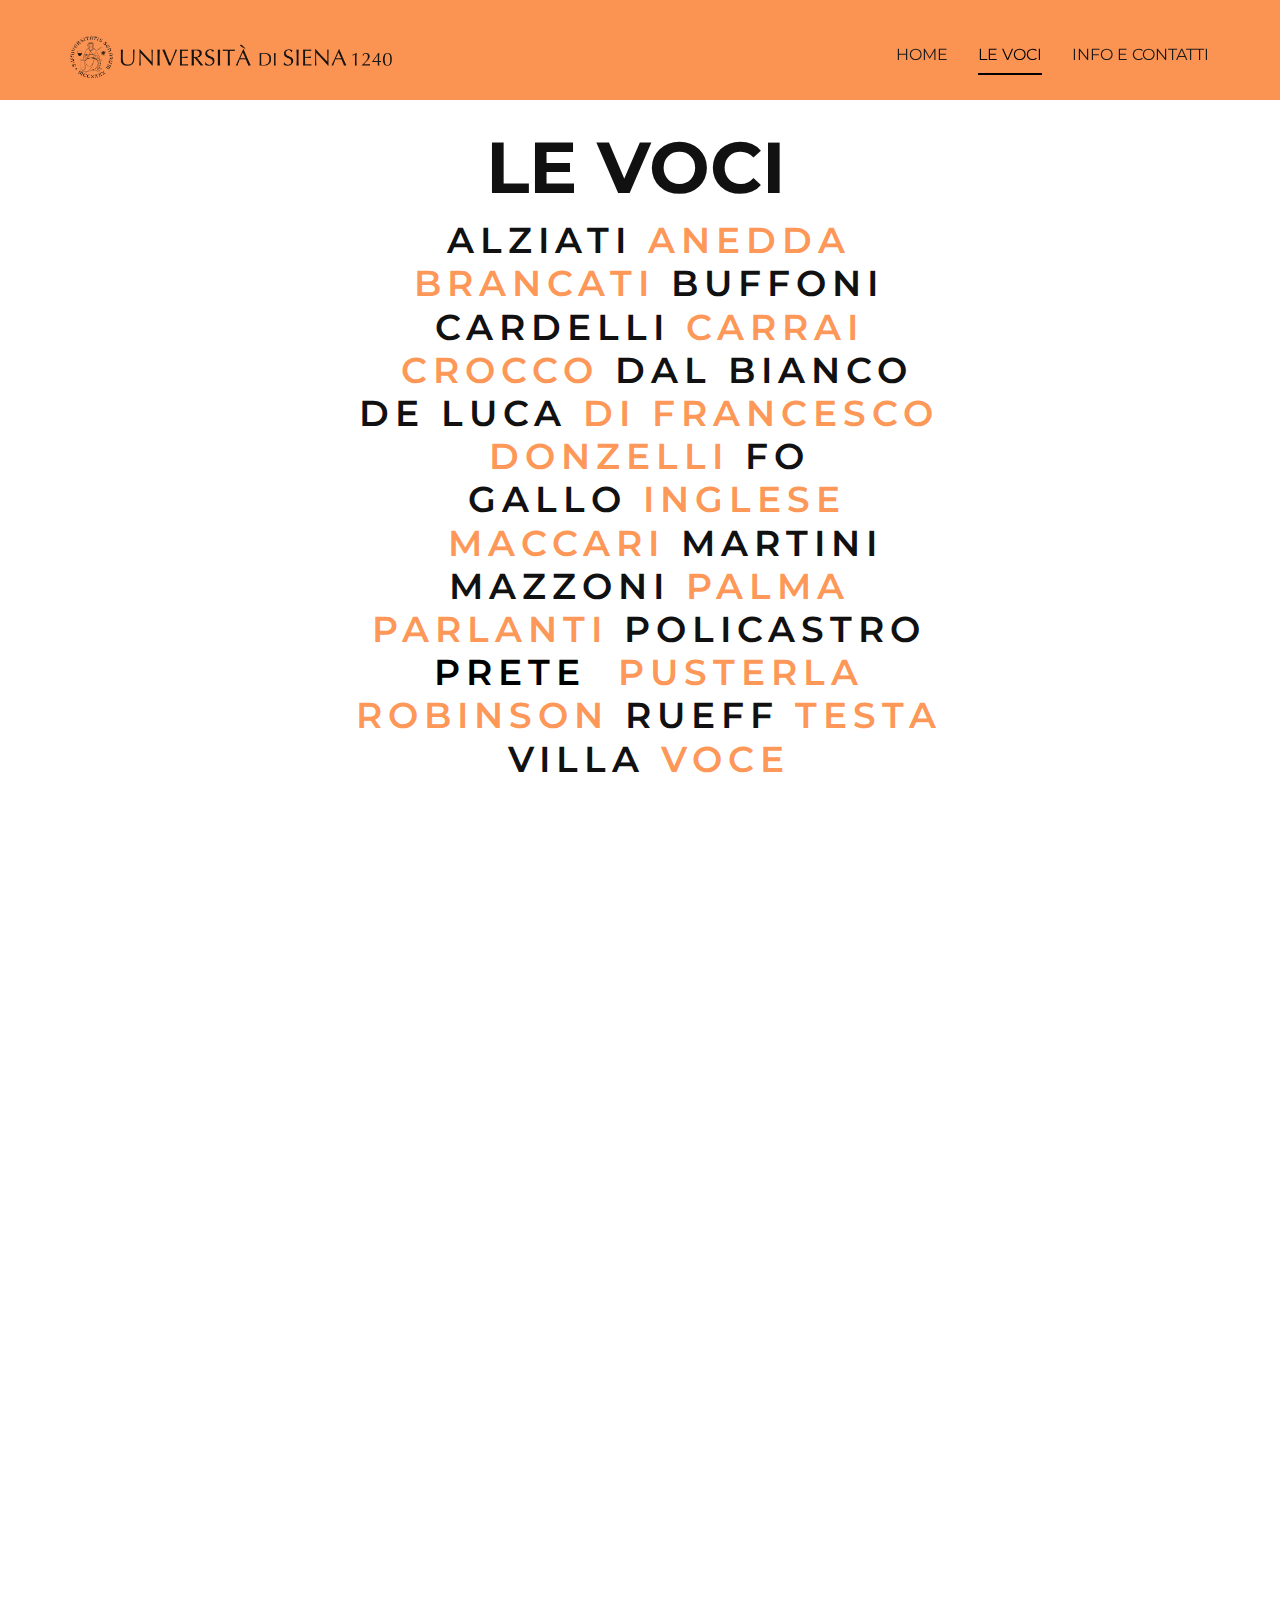
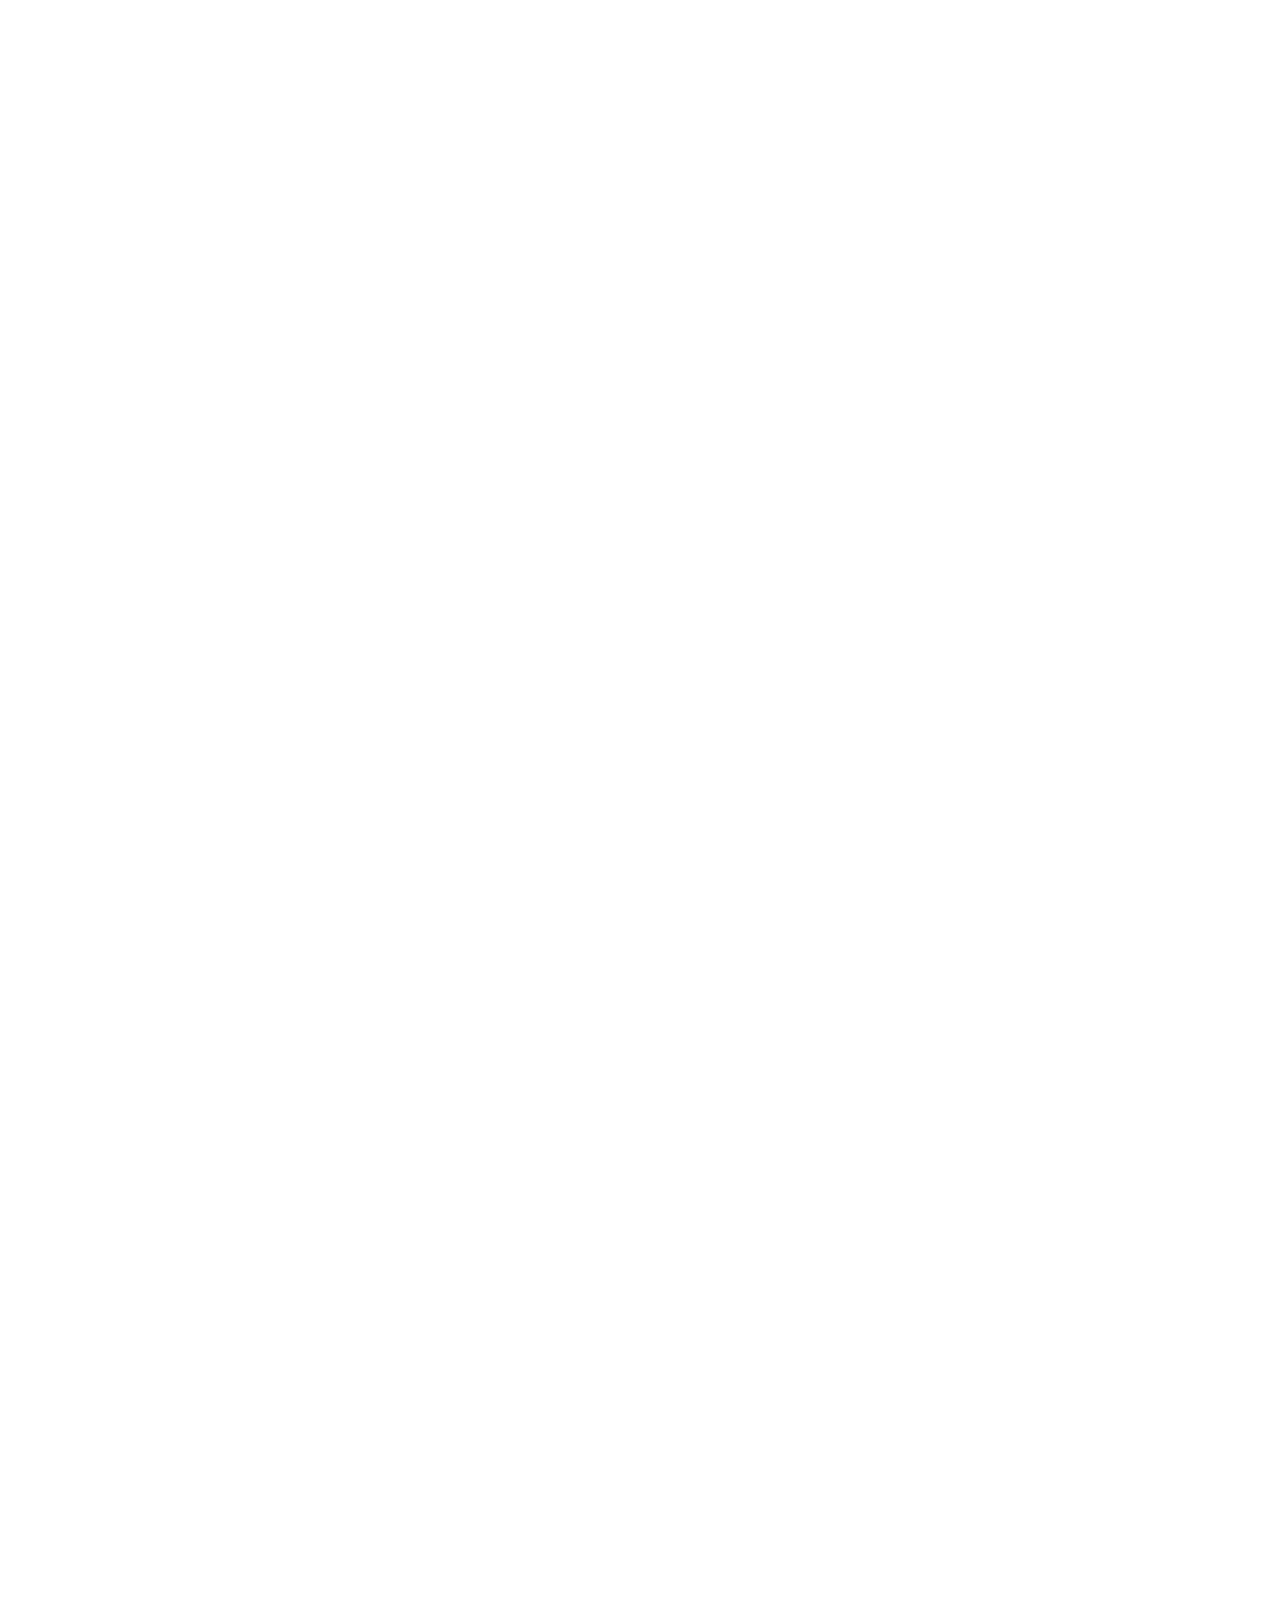
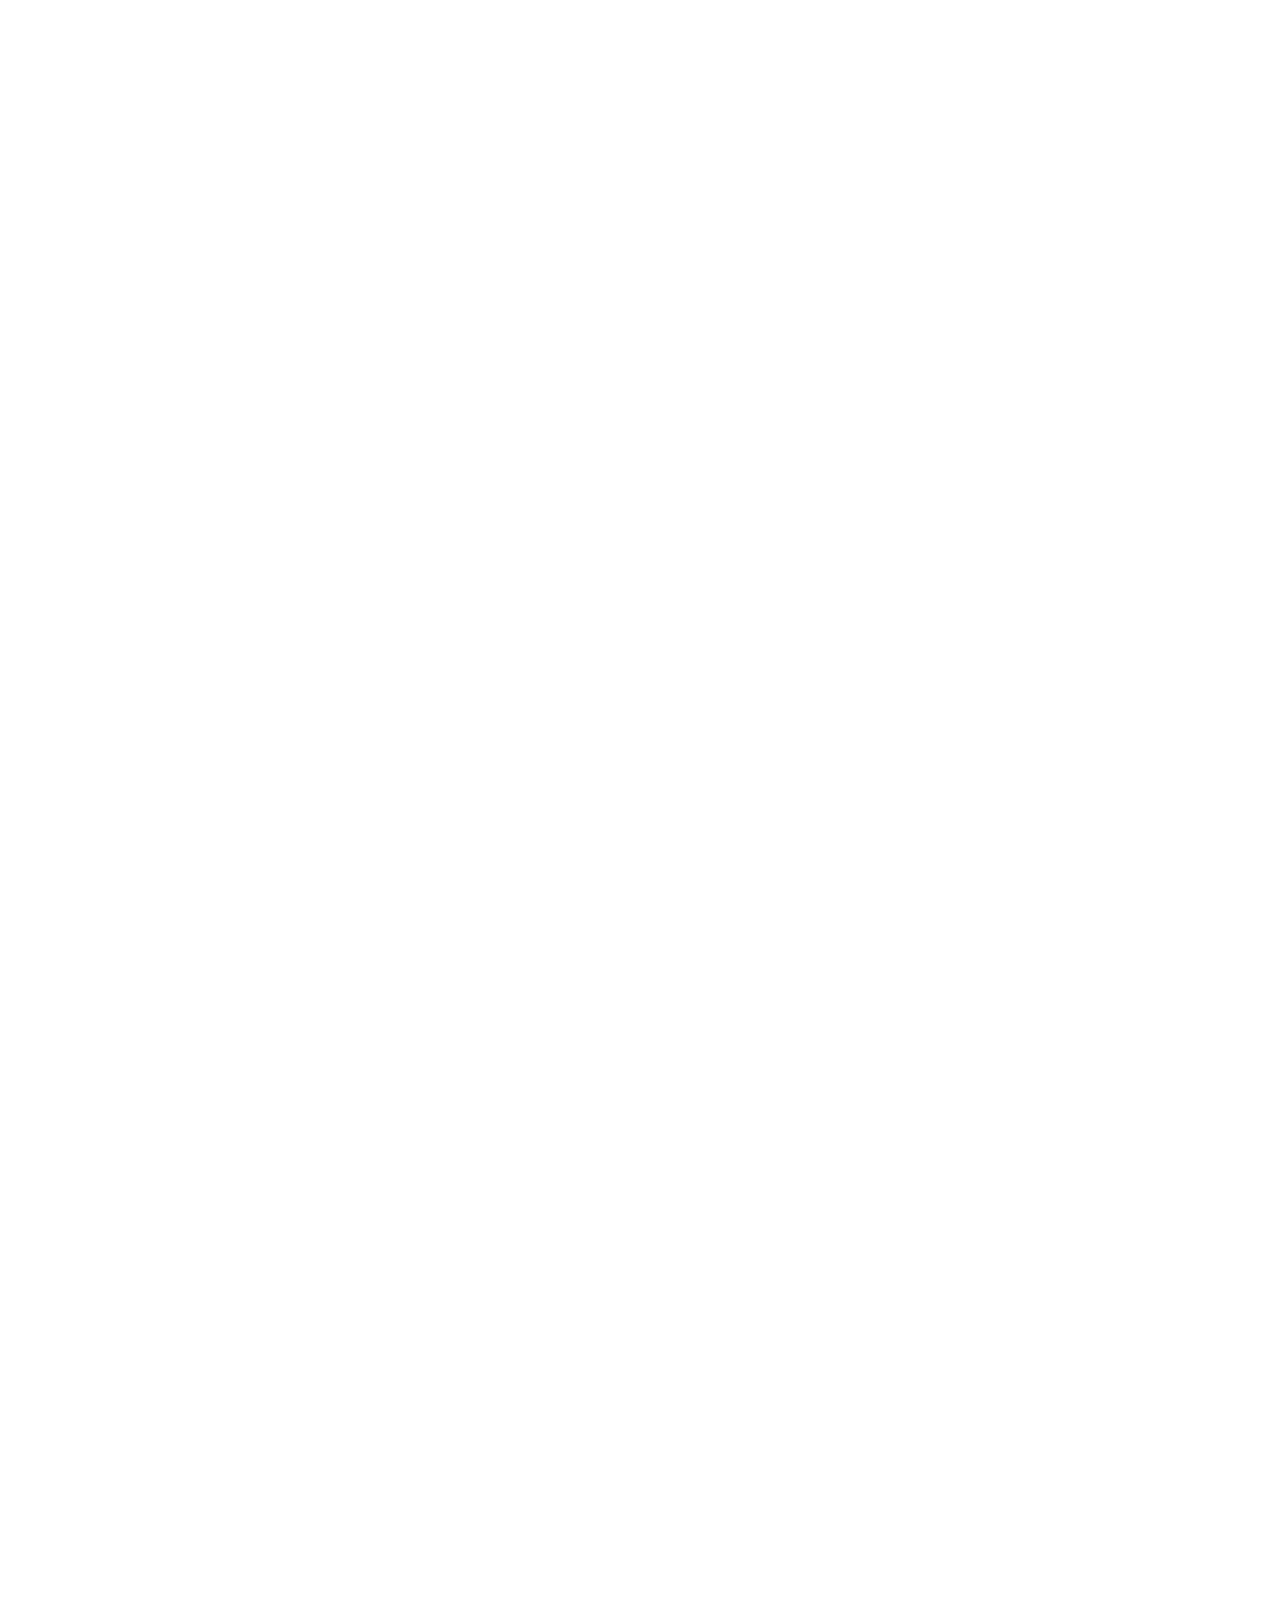
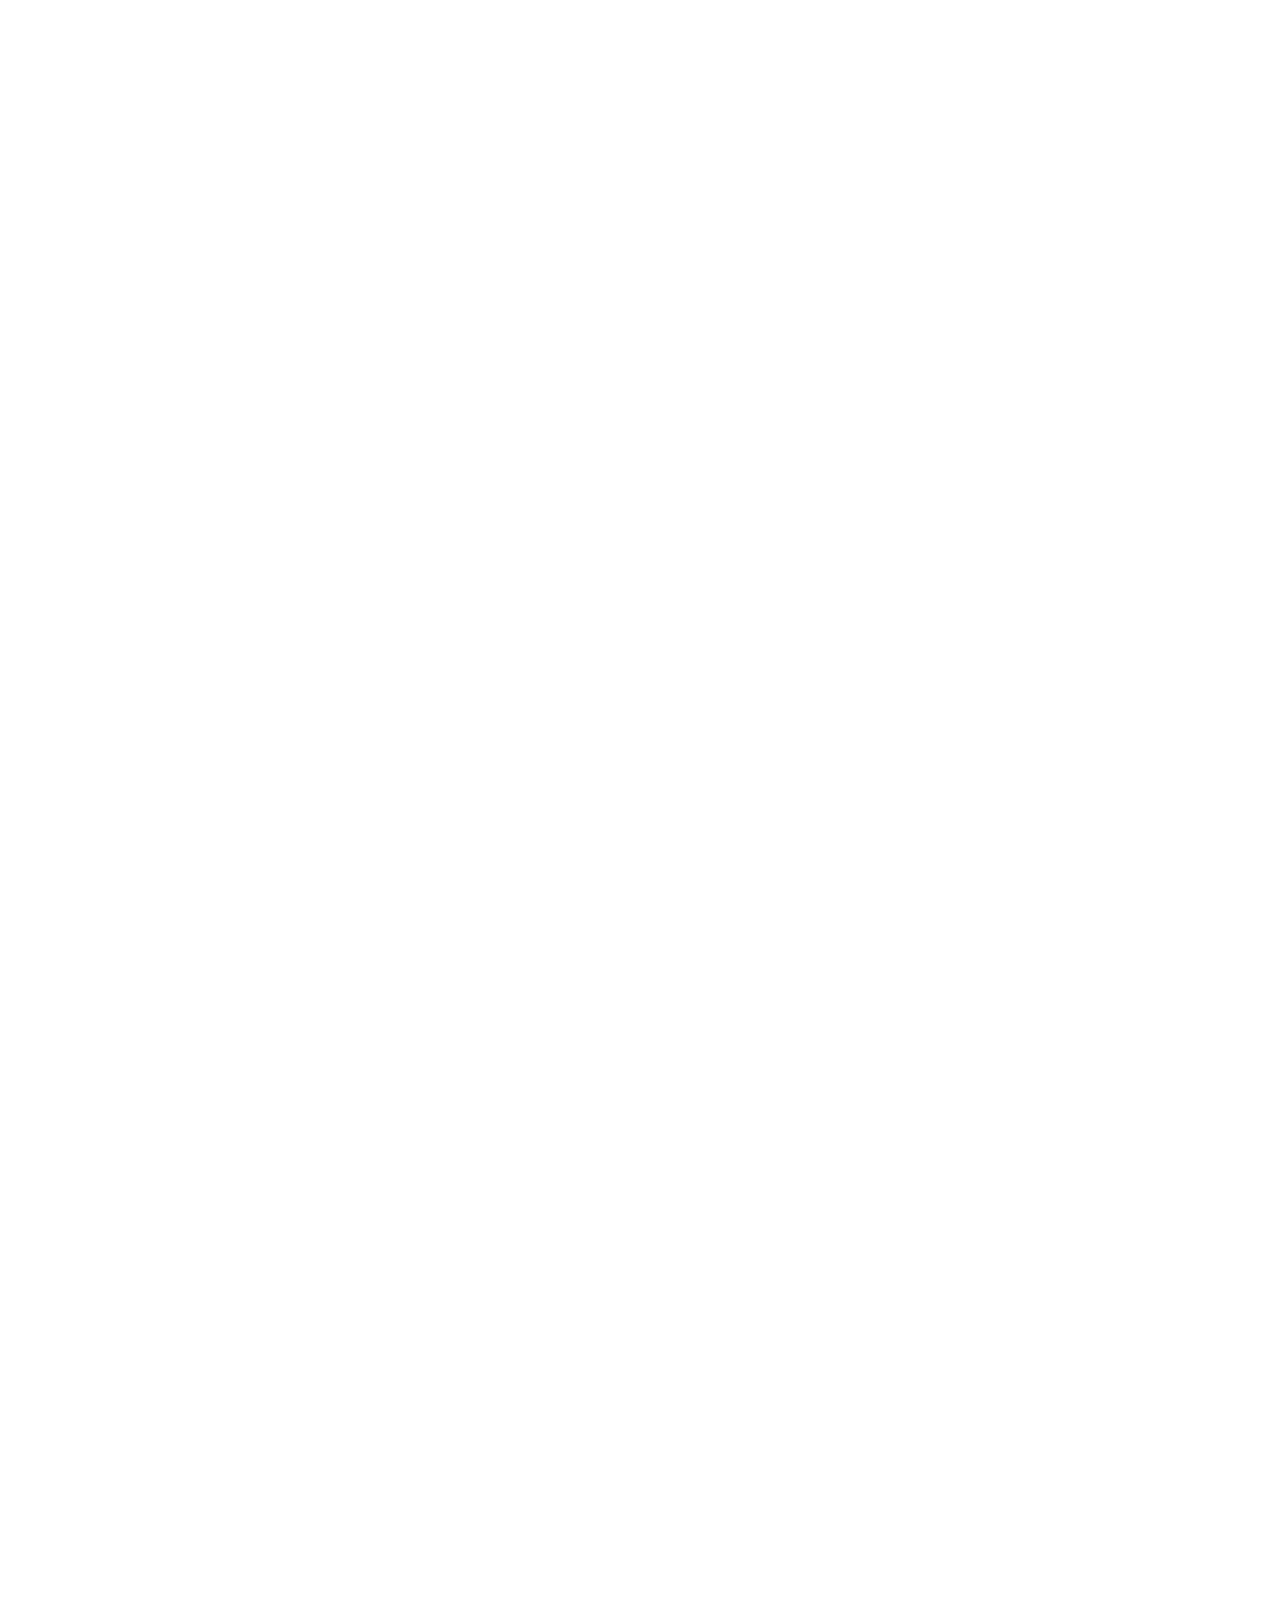
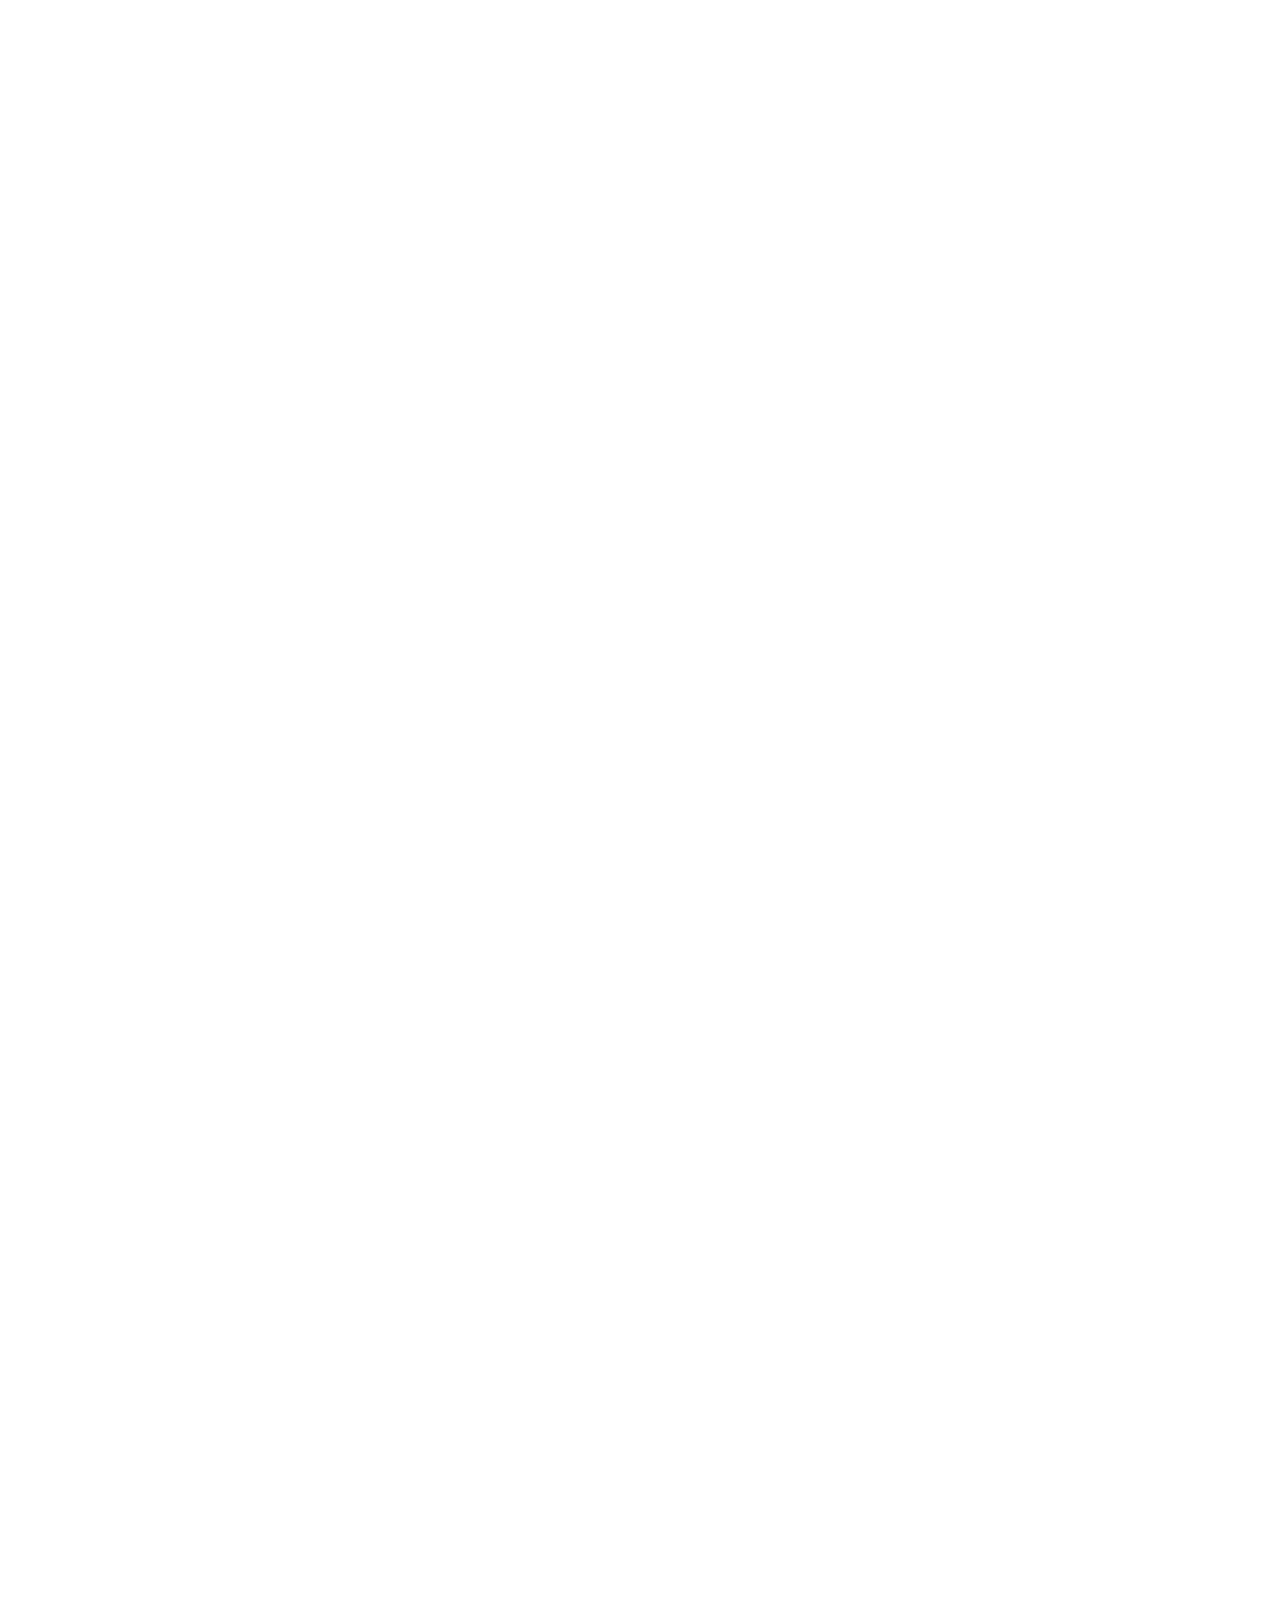
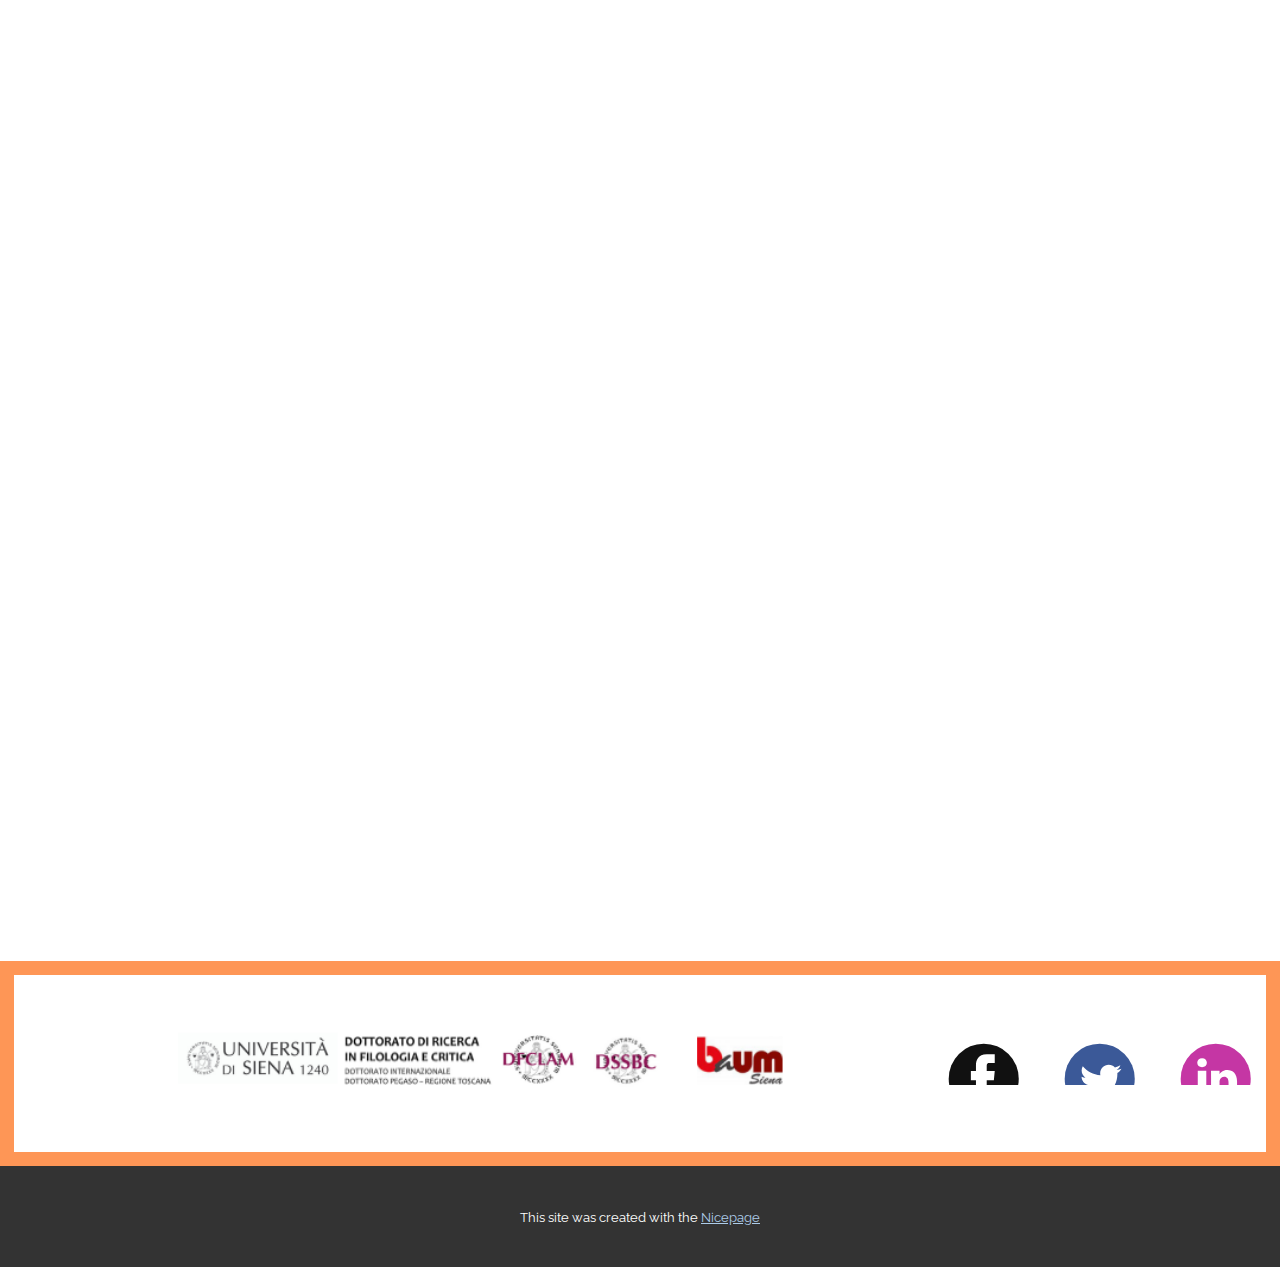
<file: Le-voci.html>
<!DOCTYPE html>
<html style="font-size: 16px;" lang="it-IT"><head>
    <meta name="viewport" content="width=device-width, initial-scale=1.0">
    <meta charset="utf-8">
    <meta name="keywords" content="circa Sarah Thompson, visione, missione">
    <meta name="description" content="">
    <title>Le voci</title>
    <link rel="stylesheet" href="nicepage.css" media="screen">
<link rel="stylesheet" href="Le-voci.css" media="screen">
    <script class="u-script" type="text/javascript" src="jquery.js" defer=""></script>
    <script class="u-script" type="text/javascript" src="nicepage.js" defer=""></script>
    <link id="u-theme-google-font" rel="stylesheet" href="https://fonts.googleapis.com/css?family=Montserrat:100,100i,200,200i,300,300i,400,400i,500,500i,600,600i,700,700i,800,800i,900,900i|Raleway:100,100i,200,200i,300,300i,400,400i,500,500i,600,600i,700,700i,800,800i,900,900i">
    <link id="u-page-google-font" rel="stylesheet" href="https://fonts.googleapis.com/css?family=Montserrat:100,100i,200,200i,300,300i,400,400i,500,500i,600,600i,700,700i,800,800i,900,900i">
    
    
     <style>
    .text-hidden {
  display: none; /* Nasconde il testo aggiuntivo */
}

.u-container-layout.expanded .text-hidden {
  display: block; /* Mostra il testo aggiuntivo quando espanso */
}

button.show-more {
    background-color: #fe9656;
    color: white;
    border: none;
    cursor: pointer;
    padding: 8px;
    margin-top: 8px;
   margin-left: 30px; 
    display: block;
    width: 80%;
}
  </style>
    
    
    <script type="application/ld+json">{
		"@context": "http://schema.org",
		"@type": "Organization",
		"name": "Copia di Site2",
		"sameAs": []
}</script>
    <meta name="theme-color" content="#478ac9">
    <meta property="og:title" content="Le voci">
    <meta property="og:description" content="">
    <meta property="og:type" content="website">
  <meta data-intl-tel-input-cdn-path="intlTelInput/"></head>
  <body data-path-to-root="./" data-include-products="false" class="u-body u-xl-mode" data-lang="it"><header class="u-clearfix u-custom-color-4 u-header u-sticky u-header" id="sec-c057"><div class="u-clearfix u-sheet u-sheet-1">
        <nav class="u-menu u-menu-one-level u-menu-open-right u-offcanvas u-offcanvas-shift u-menu-1" data-responsive-from="XS" data-submenu-level="with-reload">
          <div class="menu-collapse u-custom-font u-font-montserrat" style="font-size: 1rem; letter-spacing: 0px; font-weight: 700; text-transform: uppercase;">
            <a class="u-button-style u-custom-active-border-color u-custom-border u-custom-border-color u-custom-borders u-custom-color u-custom-effect-duration u-custom-hover-border-color u-custom-left-right-menu-spacing u-custom-padding-bottom u-custom-text-active-color u-custom-text-color u-custom-text-hover-color u-custom-top-bottom-menu-spacing u-hamburger-link u-nav-link u-text-active-palette-1-base u-text-black u-text-hover-palette-2-base u-hamburger-link-1" href="#">
              <svg class="u-svg-link" viewBox="0 0 24 24"><use xlink:href="#menu-hamburger"></use></svg>
              <svg class="u-svg-content" version="1.1" id="menu-hamburger" viewBox="0 0 16 16" x="0px" y="0px" xmlns:xlink="http://www.w3.org/1999/xlink" xmlns="http://www.w3.org/2000/svg"><g><rect y="1" width="16" height="2"></rect><rect y="7" width="16" height="2"></rect><rect y="13" width="16" height="2"></rect>
</g></svg>
            </a>
          </div>
          <div class="u-custom-menu u-nav-container">
            <ul class="u-custom-font u-font-montserrat u-nav u-spacing-30 u-unstyled u-nav-1"><li class="u-nav-item"><a class="u-border-2 u-border-active-black u-border-hover-black u-border-no-left u-border-no-right u-border-no-top u-button-style u-nav-link u-text-active-black u-text-grey-90 u-text-hover-grey-90" href="./" style="padding: 10px 0px;">Home</a>
</li><li class="u-nav-item"><a class="u-border-2 u-border-active-black u-border-hover-black u-border-no-left u-border-no-right u-border-no-top u-button-style u-nav-link u-text-active-black u-text-grey-90 u-text-hover-grey-90" href="Le-voci.html" style="padding: 10px 0px;">Le voci</a>
</li><li class="u-nav-item"><a class="u-border-2 u-border-active-black u-border-hover-black u-border-no-left u-border-no-right u-border-no-top u-button-style u-nav-link u-text-active-black u-text-grey-90 u-text-hover-grey-90" href="Info-e-Contatti.html" style="padding: 10px 0px;">Info e Contatti</a>
</li></ul>
          </div>
          <div class="u-custom-menu u-nav-container-collapse">
            <div class="u-border-2 u-border-grey-75 u-container-style u-inner-container-layout u-opacity u-opacity-95 u-sidenav u-sidenav-1" data-offcanvas-width="187">
              <div class="u-inner-container-layout u-sidenav-overflow">
                <div class="u-menu-close"></div>
                <ul class="u-active-black u-align-center u-black u-enable-responsive u-hover-black u-nav u-offcanvas u-offcanvas-shift u-popupmenu-items u-spacing-12 u-text-active-white u-text-hover-custom-color-4 u-unstyled u-nav-2" data-responsive-from="MD"><li class="u-nav-item"><a class="u-button-style u-nav-link" href="./">Home</a>
</li><li class="u-nav-item"><a class="u-button-style u-nav-link" href="Le-voci.html">Le voci</a>
</li><li class="u-nav-item"><a class="u-button-style u-nav-link" href="Info-e-Contatti.html">Info e Contatti</a>
</li></ul>
              </div>
            </div>
            <div class="u-menu-overlay u-opacity u-opacity-70"></div>
          </div>
          <style class="menu-style">@media (max-width: 539px) {
                    [data-responsive-from="XS"] .u-nav-container {
                        display: none;
                    }
                    [data-responsive-from="XS"] .menu-collapse {
                        display: block;
                    }
                }</style>
        </nav>
        <img class="u-image u-image-contain u-image-default u-image-1" src="images/logo_unisi.png" alt="" data-image-width="1156" data-image-height="153" data-href="https://www.unisi.it/" data-target="_blank">
      </div></header>
    <section class="u-clearfix u-white u-section-1" id="sec-b4f3">
      <div class="u-clearfix u-sheet u-sheet-1">
        <h2 class="u-text u-text-1" data-animation-name="customAnimationIn" data-animation-duration="2000" data-animation-delay="0">Le voci </h2>
        <h3 class="u-align-center u-text u-text-2"> ALZIATI <span class="u-text-custom-color-4">ANEDDA </span>
          <span class="u-text-custom-color-2"></span>
          <span class="u-text-custom-color-4">BRANCATI </span>BUFFONI CARDELLI <span class="u-text-custom-color-4">CARRAI<br>&nbsp;
          </span>
          <span class="u-text-custom-color-4">CROCCO </span>DAL BIANCo&nbsp;<br>DE LUCA <span class="u-text-custom-color-4">DI FRANCESCO</span>
          <span class="u-text-custom-color-4">DONZELLI </span>FO<br>&nbsp;GALLO <span class="u-text-custom-color-2">
            <span class="u-text-custom-color-4">INGLESE</span>
            <br>&nbsp;
          </span>
          <span class="u-text-custom-color-4">MACCARI&nbsp;</span>MARTI​NI
MAZZONI <span class="u-text-custom-color-4">PALMA</span>
          <span class="u-text-custom-color-4">PARLANTI </span>POLICASTRO <span class="u-text-black">PRETE&nbsp;</span>
          <span class="u-text-custom-color-4">PUSTERLA</span>
          <span class="u-text-custom-color-4"></span>
          <span class="u-text-custom-color-4">ROBINSON </span>RUEFF <span class="u-text-custom-color-2">
            <span class="u-text-custom-color-4">TESTA</span>
          </span>VILLA <span class="u-text-custom-color-4">VOCE</span>
        </h3>
      </div>
    </section>
    <section class="u-align-center u-clearfix u-container-align-center u-white u-section-2" id="carousel_3142">
      <div class="u-clearfix u-sheet u-sheet-1">
        <div class="u-expanded-width u-layout-grid u-list u-list-1">
          <div class="u-repeater u-repeater-1">
            <div class="u-align-left u-container-align-left u-container-style u-list-item u-repeater-item u-list-item-1" data-animation-name="customAnimationIn" data-animation-duration="1500" data-animation-delay="500">
              <div class="u-container-layout u-similar-container u-container-layout-1">
                <h3 class="u-custom-font u-custom-item u-font-montserrat u-text u-text-1"><b>Cristina<br>
                    <span class="u-text-custom-color-4">Alziati</span></b>
                </h3>
                <p class="u-text u-text-2"> Cristina Alziati è nata nel 1963, ha studiato filosofia (senza laurearsi). Nel 1992, presentata da Franco Fortini, pubblica in <br>antologia una silloge poetica (Crocetti). Nel 2005 esce A compimento (Manni), premio internazionale di poesia Pier Paolo <br>Pasolini 2005 e finalista al Viareggio-Opera prima 2006. Con Marcos y Marcos pubblica Come non piangenti (2011), premi <br>Marazza 2012, Pozzale- Luigi Russo 2012 e Stephen Dedalus-Pordenonelegge 2013, e Quarantanove poesie e altri disturbi <br>(2023), premio Pontedilegno Poesia 2023.
                </p>
              </div>
            </div>
            <div class="u-align-left u-container-align-left u-container-style u-list-item u-repeater-item u-list-item-2" data-animation-name="customAnimationIn" data-animation-duration="1500" data-animation-delay="500">
              <div class="u-container-layout u-similar-container u-container-layout-2">
                <h3 class="u-custom-font u-custom-item u-font-montserrat u-text u-text-3">Antonella&nbsp;<span class="u-text-custom-color-4">
                    <br>Anedda
                  </span>
                </h3>
                <p class="u-text u-text-4"> Antonella Anedda (Anedda Angioy) vive a Roma. I suoi libri di poesia dal 1999 al 2022 sono raccolti in&nbsp;Tutte le poesie&nbsp;(Garzanti, 2024). Tra i saggi:&nbsp;La vita dei dettagli, Donzelli&nbsp;&nbsp;(2004),&nbsp;Geografie&nbsp;(Garzanti, 2021)&nbsp; e recentemente&nbsp;I topi di Leopardi e le piante di Darwin.&nbsp;Con Elisa Biagini e Riccardo Donati ha pubblicato&nbsp;Poesia come ossigeno. Per un’ecologia della parola&nbsp;(Chiarelettere, 2021).</p>
              </div>
            </div>
            <div class="u-align-left u-container-align-left u-container-style u-list-item u-repeater-item u-list-item-3" data-animation-name="customAnimationIn" data-animation-duration="1500" data-animation-delay="500">
              <div class="u-container-layout u-similar-container u-container-layout-3">
                <h3 class="u-custom-font u-custom-item u-font-montserrat u-text u-text-5">Francesco<br>
                  <span class="u-text-custom-color-4">brancati&nbsp;</span>
                </h3>
                <p class="u-text u-text-6"> Francesco Brancati ha pubblicato i libri di poesia L’inesploso (in Hula apocalisse, Prufrock SPA, 2018) e L’assedio della gioia (Le Lettere, 2022) e il saggio Riscrivere Boiardo. Francesco Berni, Il Rifacimento dell’Inamoramento de’ Orlando e il proemio del romanzo cavalleresco (Marsilio, 2023).È autore di diversi saggi su Ariosto, Rosselli, Benedetti, Bolaño, Fortini, Trevisan e su questioni di metodologia critica (la funzione dell’etica nella poesia contemporanea). Attualmente è assegnista di ricerca presso l’università di Pisa.È redattore del sito Le parole e le cose per il quale cura la rubrica Esercizi di lettura e del podcast In rime sparse (in collaborazione con Industria&amp;Letteratura).</p>
              </div>
            </div>
            <div class="u-align-left u-container-align-left u-container-style u-list-item u-repeater-item u-list-item-4" data-animation-name="customAnimationIn" data-animation-duration="1500" data-animation-delay="500">
              <div class="u-container-layout u-similar-container u-container-layout-4">
                <h3 class="u-custom-font u-custom-item u-font-montserrat u-text u-text-7"><b>FRANCO</b>
                  <br>
                  <span class="u-text-custom-color-4">BUFFONI</span>
                </h3>
                <p class="u-text u-text-8"> Franco Buffoni ha pubblicato Suora carmelitana 1997, Il profilo del Rosa 2000, Guerra 2005, Noi e loro 2008. L'Oscar Poesie 1975-2012 raccoglie la sua opera poetica. Con Jucci 2014 ha vinto il Premio Viareggio. In seguito sono apparsi Avrei fatto la fine di Turing (2015), l'opera teatrale Personae (2017), La linea del cielo (2018), Betelgeuse e altre poesie scientifiche (2021). È autore dei romanzi Zamel 2009, Il servo di Byron 2012, La casa di via Palestro 2014, Il racconto dello sguardo acceso 2016, Due Pub tre poeti e un desiderio 2019, Silvia è un anagramma 2020, Vite negate 2021, Il Gesuita 2023. Il suo sito è www.francobuffoni.it</p>
              </div>
            </div>
            <div class="u-align-left u-container-align-left u-container-style u-list-item u-repeater-item u-list-item-5" data-animation-name="customAnimationIn" data-animation-duration="1500" data-animation-delay="500">
              <div class="u-container-layout u-similar-container u-container-layout-5">
                <h3 class="u-custom-font u-custom-item u-font-montserrat u-text u-text-9">PIETRO&nbsp;<span class="u-text-custom-color-4">
                    <br>CARDELLI
                  </span>
                </h3>
                <p class="u-text u-text-10"> Pietro Cardelli è nato nel Mugello nel 1994. Si è laureato in Lettere Moderne e Italianistica a Siena, dove ha fatto parte della redazione della rivista di poesia e poetica ‘formavera’. Ha pubblicato il libro di poesia&nbsp;La giusta posizione&nbsp;(XIV Quaderno di poesia italiana contemporanea, Marcos Y Marcos, 2019), poi confluito in&nbsp;Tu devi prendere il potere(Interlinea, 2023 – Vincitore Premio Tirinnanzi Opera Prima e&nbsp;I poeti di vent'anni.&nbsp;Premio Pordenonelegge Poesia.&nbsp;Menzione Speciale Premio di Poesia Paolo Prestigiacomo)</p>
              </div>
            </div>
            <div class="u-align-left u-container-align-left u-container-style u-list-item u-repeater-item u-list-item-6" data-animation-name="customAnimationIn" data-animation-duration="1500" data-animation-delay="500">
              <div class="u-container-layout u-similar-container u-container-layout-6">
                <h3 class="u-custom-font u-custom-item u-font-montserrat u-text u-text-11"> Stefano&nbsp;<span class="u-text-custom-color-4">
                    <br>Carrai
                  </span>
                </h3>
                <p class="u-text u-text-12"> Stefano Carrai ha coltivato la poesia parallelamente alla sua attività di docente universitario e di studioso di poesia da Dante a Saba e Montale. Ha esordito con la raccoltina Epigrammi accidentali uscita sul “Caffè Michelangiolo” nel 2002. Sue poesie sono apparse anche sulle riviste “Soglie”, “l'immaginazione”, “Italian Poetry Review”, “polimnia”, “Atlante”.Il suo primo libro di versi (Il tempo che non muore, postfazione di Luigi Surdich, Interlinea 2012) ha vinto il Premio Pisa per la Poesia nel 2013 e il Premio Contini Bonacossi nel 2014. Il secondo (La traversata del Gobi , postfazione di Niccolò Scaffai, Aragno 2017) ha vinto il Premio Viareggio-Rèpaci per la Poesia 2017. Nel 2021 è uscito Equinozio (Industria e Letteratura). Sue poesie sono state tradotte in spagnolo e in russo.Insegna Letteratura Italiana alla Scuola Normale di Pisa.</p>
              </div>
            </div>
            <div class="u-align-left u-container-align-left u-container-style u-list-item u-repeater-item u-list-item-7" data-animation-name="customAnimationIn" data-animation-duration="1500" data-animation-delay="500">
              <div class="u-container-layout u-similar-container u-container-layout-7">
                <h3 class="u-custom-font u-custom-item u-font-montserrat u-text u-text-13">CLAUDIA&nbsp;<span class="u-text-custom-color-4">
                    <br>CROCCO
                  </span>
                </h3>
                <p class="u-text u-text-14"> Claudia Crocco si è laureata in Filologia moderna all'Università di Siena, e ha conseguito un dottorato in Studi Umanistici all'Università di Trento. È autrice di&nbsp;La poesia italiana del Novecento. Il canone e le interpretazioni&nbsp;(Carocci, 2015), di&nbsp;La poesia in prosa in Italia. Dal Novecento a oggi&nbsp;(Carocci, 2021) e di svariati articoli sulla poesia contemporanea. Le sue poesie sono uscite sul&nbsp;Tredicesimo quaderno italiano di poesia contemporanea, a cura di Franco Buffoni (Marcos y Marcos, 2017).</p>
              </div>
            </div>
            <div class="u-align-left u-container-align-left u-container-style u-list-item u-repeater-item u-list-item-8" data-animation-name="customAnimationIn" data-animation-duration="1500" data-animation-delay="500">
              <div class="u-container-layout u-similar-container u-container-layout-8">
                <h3 class="u-custom-font u-custom-item u-font-montserrat u-text u-text-15">STefano<br>
                  <span class="u-text-custom-color-4">dal bianco</span>
                </h3>
                <p class="u-text u-text-16"> Stefano Dal Bianco (Padova 1961) insegna Poetica e stilistica all’Università di Siena. Ultimi libri di poesia: Ritorno a Planaval (Mondadori 2001; LietoColle 20182), Prove di libertà (Mondadori 2012), Paradiso (Garzanti 2024). Si è occupato prevalentemente della metrica di Petrarca, Ariosto, Andrea Zanzotto, e di poesia del Novecento. Di Zanzotto ha curato il Meridiano Mondadori nel 1999 (con Gian Mario Villalta) e l’Oscar Tutte le poesie (2011). I suoi saggi di poetica sono raccolti in Distratti dal silenzio. Diario di poesia contemporanea, Quodlibet 2019.</p>
              </div>
            </div>
            <div class="u-align-left u-container-align-left u-container-style u-list-item u-repeater-item u-list-item-9" data-animation-name="customAnimationIn" data-animation-duration="1500" data-animation-delay="500">
              <div class="u-container-layout u-similar-container u-container-layout-9">
                <h3 class="u-custom-font u-custom-item u-font-montserrat u-text u-text-17">Bernardo<br>
                  <span class="u-text-custom-color-4">de luca</span>
                </h3>
                <p class="u-text u-text-18"> Bernardo De Luca&nbsp;(Napoli, 1986) insegna Letteratura italiana moderna e contemporanea presso l'Università degli Studi di Napoli "Federico II. Ha curato l'edizione critica e commentata di&nbsp;Foglio di via&nbsp;di Franco Fortini (Quodlibet, 2018) e pubblicato la monografia&nbsp;Il tempo diviso. Poesia e guerra in Sereni, Fortini, Caproni, Luzi&nbsp;(Salerno Editrice, 2022). Ha pubblicato i libri di poesia:&nbsp;Gli oggetti trapassati, d'if, 2014;&nbsp;Misura, Lietocolle-Pordenonelegge, 2018;&nbsp;Campo aperto, Amos edizioni, 2022. Di recente, ha curato con Vittorio Celotto la riedizione di Attraverso Pasolini di Franco Fortini (Quodlibet, 2022)</p>
              </div>
            </div>
            <div class="u-align-left u-container-align-left u-container-style u-list-item u-repeater-item u-list-item-10" data-animation-name="customAnimationIn" data-animation-duration="1500" data-animation-delay="500">
              <div class="u-container-layout u-similar-container u-container-layout-10">
                <h3 class="u-custom-font u-custom-item u-font-montserrat u-text u-text-19">tommaso<br>
                  <span class="u-text-custom-color-4">Di francesco</span>
                </h3>
                <p class="u-text u-text-20"> Tommaso Di Francesco è nato a Roma dove vive e lavora nella redazione de “il manifesto”. I suoi primi versi vennero pubblicati da Pier Paolo Pasolini su Nuovi Argomenti nel 1968.&nbsp; Ha pubblicato i libri di poesia Cliniche (introduzione di Franco Fortini, Crocetti, 1987), Tuffatori (Crocetti, 1992), Disparte (Empiria, 2003). Con Manni Ed.&nbsp; le raccolte Incorpora testo (1994), Il buio della specie (1998), Via Latina (2012), Reificar. Vicenda silente (2017 e i racconti La passione della distrazione (2007). Inoltre i romanzi Il giovane Mitchum Il Lavoro editoriale ‘88, Hotel Abisso Mancosu ‘94. Nel 2021 da Asterios&nbsp; il poema A contendere. Quartine da remoto, e il racconto Ina e Ludwig. Ha curato Veleno, antologia di poesia satirica contemporanea italiana, Savelli ‘81 e La terra più amata, voci della letteratura palestinese, ManifestoLibri 2024.</p>
              </div>
            </div>
            <div class="u-align-left u-container-align-left u-container-style u-list-item u-repeater-item u-list-item-11" data-animation-name="customAnimationIn" data-animation-duration="1500" data-animation-delay="500">
              <div class="u-container-layout u-similar-container u-container-layout-11">
                <h3 class="u-custom-font u-custom-item u-font-montserrat u-text u-text-21">tommaso<br>
                  <span class="u-text-custom-color-4">donzelli</span>
                </h3>
                <p class="u-text u-text-22"> Bernardo De Luca&nbsp;(Napoli, 1986) insegna Letteratura italiana moderna e contemporanea presso l'Università degli Studi di Napoli "Federico II. Ha curato l'edizione critica e commentata di&nbsp;Foglio di via&nbsp;di Franco Fortini (Quodlibet, 2018) e pubblicato la monografia&nbsp;Il tempo diviso. Poesia e guerra in Sereni, Fortini, Caproni, Luzi&nbsp;(Salerno Editrice, 2022). Ha pubblicato i libri di poesia:&nbsp;Gli oggetti trapassati, d'if, 2014;&nbsp;Misura, Lietocolle-Pordenonelegge, 2018;&nbsp;Campo aperto, Amos edizioni, 2022. Di recente, ha curato con Vittorio Celotto la riedizione di Attraverso Pasolini di Franco Fortini (Quodlibet, 2022)</p>
              </div>
            </div>
            <div class="u-align-left u-container-align-left u-container-style u-list-item u-repeater-item u-list-item-12" data-animation-name="customAnimationIn" data-animation-duration="1500" data-animation-delay="500">
              <div class="u-container-layout u-similar-container u-container-layout-12">
                <h3 class="u-custom-font u-custom-item u-font-montserrat u-text u-text-23">
                  <span class="u-text-custom-color-4">
                    <font color="#111111">Alessandro</font>
                    <br>fo
                  </span>
                </h3>
                <p class="u-text u-text-24"> Alessandro Fo&nbsp;(1955) insegna all’Università di Siena. Ha tradotto e curato (per Einaudi): Rutilio Namaziano,&nbsp;Il ritorno(1994); Apuleio,&nbsp;Le Metamorfosi&nbsp;(2010); Virgilio,&nbsp;Eneide&nbsp;(2012); Catullo,&nbsp;Le poesie&nbsp;(2018). Fra i suoi libri di versi, per Einaudi&nbsp;Corpuscolo&nbsp;(2004),&nbsp;Mancanze&nbsp;(2014, Premio Vareggio-Rèpaci),&nbsp;Filo spinato&nbsp;(2021). Un’antologia poetica e una bibliografia sistematica in Caterina Lazzarini (ed.),&nbsp;Anche domani,&nbsp;Testimonianze critiche per la poesia di Alessandro Fo&nbsp;(Macabor 2023).</p>
              </div>
            </div>
            <div class="u-align-left u-container-align-left u-container-style u-list-item u-repeater-item u-list-item-13" data-animation-name="customAnimationIn" data-animation-duration="1500" data-animation-delay="500">
              <div class="u-container-layout u-similar-container u-container-layout-13">
                <h3 class="u-custom-font u-custom-item u-font-montserrat u-text u-text-25">carmen<br>
                  <span class="u-text-custom-color-4">gallo</span>
                </h3>
                <p class="u-text u-text-26"> Carmen Gallo insegna alla Sapienza Università di Roma. Si occupa di letteratura elisabettiana, di poesia modernista e di teatro britannico contemporaneo. Ha scritto il saggio&nbsp;Eucarestia e poesia nel primo Seicento inglese&nbsp;(Pacini 2018, Tempera Book Prize) e ha curato, tra le altre, la traduzione di:&nbsp;Tutto è vero, o Enrico VIII&nbsp;di Shakespeare (Bompiani 2017),&nbsp;La terra devastata&nbsp;di T. S. Eliot (il Saggiatore 2021),&nbsp;Romeo e Giulietta&nbsp;di Shakespeare&nbsp;(Rizzoli 2023). Ha inoltre pubblicato tre libri di poesia: l'ultimo,&nbsp;Le Fuggitive&nbsp;(Aragno 2020), ha vinto il Premio Napoli. Nel 2024&nbsp;è uscito il testo in prosa&nbsp;Tecniche di nascondimento per adulti&nbsp;(Italo Svevo 2024).&nbsp;</p>
              </div>
            </div>
            <div class="u-align-left u-container-align-left u-container-style u-list-item u-repeater-item u-list-item-14" data-animation-name="customAnimationIn" data-animation-duration="1500" data-animation-delay="500">
              <div class="u-container-layout u-similar-container u-container-layout-14">
                <h3 class="u-custom-font u-custom-item u-font-montserrat u-text u-text-27">andrea<br>
                  <span class="u-text-custom-color-4">inglese</span>
                </h3>
                <p class="u-text u-text-28"> Andrea Inglese, vive nei pressi di Parigi. Scrive in versi e in prosa, ed è traduttore dal francese. Tra le ultime pubblicazioni: il romanzo&nbsp;La vita adulta&nbsp;(Ponte Alle Grazie 2021; finalista Premio Bergamo 2022) e il volume di poesia&nbsp;Il rumore è il messaggio&nbsp;([diaforia 2023; Premio Pagliarani 2024). Nel 2024 sono usciti la raccolta di saggi&nbsp;Maestri Contro: Brioschi, Guglielmi, Rossi-Landi&nbsp;(Biblion), curata con Paolo Giovannetti, e il volume di prose&nbsp;Storie di un secolo ulteriore&nbsp;(DeriveApprodi).</p>
              </div>
            </div>
            <div class="u-align-left u-container-align-left u-container-style u-list-item u-repeater-item u-list-item-15" data-animation-name="customAnimationIn" data-animation-duration="1500" data-animation-delay="500">
              <div class="u-container-layout u-similar-container u-container-layout-15">
                <h3 class="u-custom-font u-custom-item u-font-montserrat u-text u-text-29">paolo<br>
                  <span class="u-text-custom-color-4">maccari</span>
                </h3>
                <p class="u-text u-text-30"> Paolo Maccari (Colle Val d’Elsa, 1975) vive a Firenze. Tra i suoi libri di poesia: Ospiti (Manni, 2000), Fuoco amico (Passigli, 2009), Fermate (Elliot, 2017), Quaderno delle presenze (Le Lettere, 2022). Suoi testi sono presenti in diverse antologie italiane e straniere. Sul versante critico, ha introdotto e curato opere di scrittori otto-novecenteschi ed è autore di una monografia su Bartolo Cattafi, Spalle al muro (SEF, 2003) e di un volume su Dino Campana, Il poeta sotto esame (Passigli, 2012).&nbsp;</p>
              </div>
            </div>
            <div class="u-align-left u-container-align-left u-container-style u-list-item u-repeater-item u-list-item-16" data-animation-name="customAnimationIn" data-animation-duration="1500" data-animation-delay="500">
              <div class="u-container-layout u-similar-container u-container-layout-16">
                <h3 class="u-custom-font u-custom-item u-font-montserrat u-text u-text-31">
                  <span class="u-text-custom-color-4">
                    <font color="#111111">giulia</font>
                  </span>
                  <br>
                  <span class="u-text-custom-color-4">martini</span>
                </h3>
                <p class="u-text u-text-32"> Giulia Martini ha svolto un dottorato di ricerca in Filologia e Critica all’Università di Siena, in co-tutela con l’Université de Fribourg. È autrice dei libri di poesie&nbsp;Coppie minime&nbsp;(Interno Poesia 2018) e&nbsp;Tresor&nbsp;(Interno Poesia 2024). Ancora per Interno Poesia ha curato l’antologia&nbsp;Poeti italiani nati negli anni ’80 e ’90, uscita in tre volumi fra il 2019 e il 2022. È in uscita per Carocci il saggio&nbsp;L'apocalisse dialogica. Scambi di battute nella poesia italiana del Novecento, tratto dalla sua tesi di dottorato.&nbsp;</p>
              </div>
            </div>
            <div class="u-align-left u-container-align-left u-container-style u-list-item u-repeater-item u-list-item-17" data-animation-name="customAnimationIn" data-animation-duration="1500" data-animation-delay="500">
              <div class="u-container-layout u-similar-container u-container-layout-17">
                <h3 class="u-custom-font u-custom-item u-font-montserrat u-text u-text-33">guido<br>
                  <span class="u-text-custom-color-4">mazzoni</span>
                </h3>
                <p class="u-text u-text-34"> Guido Mazzoni (1967) ha pubblicato i libri di poesia La scomparsa del respiro dopo la caduta, in Terzo quaderno di poesia contemporanea (Guerini 1992),&nbsp;I mondi&nbsp;(Donzelli 2010, Premio Tirinnanzi) e La pura superficie&nbsp;(Donzelli 2017, Premio Pagliarani, Premio Napoli), i saggi di critica e teoria della letteratura&nbsp;Forma e solitudine (Marcos y Marcos 2002)&nbsp;Sulla poesia moderna (Il Mulino 2005),&nbsp;Teoria del romanzo (Il Mulino 2011) e un libro sulla politica e la società contemporanea, I destini generali (Laterza 2015). Insegna all’Università di Siena, vive a Roma.&nbsp;</p>
              </div>
            </div>
            <div class="u-align-left u-container-align-left u-container-style u-list-item u-repeater-item u-list-item-18" data-animation-name="customAnimationIn" data-animation-duration="1500" data-animation-delay="500">
              <div class="u-container-layout u-similar-container u-container-layout-18">
                <h3 class="u-custom-font u-custom-item u-font-montserrat u-text u-text-custom-color-4 u-text-35">
                  <font color="#000000">massimo</font>
                  <br>palma
                </h3>
                <p class="u-text u-text-36"> Massimo Palma (1978) vive a Roma e insegna Filosofia politica a Napoli. Ha pubblicato&nbsp;Berlino Zoo Station&nbsp;(Cooper, 2012),&nbsp;Nico e le maree&nbsp;(Castelvecchi, 2019),&nbsp;Happy Diaz&nbsp;(Castelvecchi, 2021),&nbsp;Olanda, 1945. Anne Frank e i Neutral Milk Hotel&nbsp;(Nottetempo 2023). Con&nbsp;Movimento e stasi&nbsp;(Industria &amp; Letteratura, 2021) ha vinto il Premio Franco Fortini per la poesia. Nel 2024 ha pubblicato la plaquette&nbsp;La conta&nbsp;(Edizioni Volatili). Ha tradotto e curato opere di Max Weber (Economia e società, Donzelli 2003-2018), Walter Benjamin (Il mio Kafka,&nbsp;Esperienza e povertà,&nbsp;Senza scopo finale, Castelvecchi 2024, 2018, 2017), Georges Bataille (Piccole ricapitolazioni comiche, Aragno 2015), Georg Heym (Umbra vitae, Castelvecchi 2020), Fredric Jameson (Dossier Benjamin, Treccani 2022).</p>
              </div>
            </div>
            <div class="u-align-left u-container-align-left u-container-style u-list-item u-repeater-item u-list-item-19" data-animation-name="customAnimationIn" data-animation-duration="1500" data-animation-delay="500">
              <div class="u-container-layout u-similar-container u-container-layout-19">
                <h3 class="u-custom-font u-custom-item u-font-montserrat u-text u-text-37">andrea<br>
                  <span class="u-text-custom-color-4">parlanti</span>
                </h3>
                <p class="u-text u-text-38"> Andrea Parlanti fa ricerca sull'opera saggistica di Fortini presso la Scuola superiore di studi storici dell'università di San Marino. Attualmente vive a Firenze, lavora presso il centro polivalente Flog, è vicepresidente della Casa del popolo di San Niccolò e fa parte della associazione Connections.</p>
              </div>
            </div>
            <div class="u-align-left u-container-align-left u-container-style u-list-item u-repeater-item u-list-item-20" data-animation-name="customAnimationIn" data-animation-duration="1500" data-animation-delay="500">
              <div class="u-container-layout u-similar-container u-container-layout-20">
                <h3 class="u-custom-font u-custom-item u-font-montserrat u-text u-text-39">bernardo<br>
                  <span class="u-text-custom-color-4">policastro</span>
                </h3>
                <p class="u-text u-text-40"> Bernardo De Luca&nbsp;(Napoli, 1986) insegna Letteratura italiana moderna e contemporanea presso l'Università degli Studi di Napoli "Federico II. Ha curato l'edizione critica e commentata di&nbsp;Foglio di via&nbsp;di Franco Fortini (Quodlibet, 2018) e pubblicato la monografia&nbsp;Il tempo diviso. Poesia e guerra in Sereni, Fortini, Caproni, Luzi&nbsp;(Salerno Editrice, 2022). Ha pubblicato i libri di poesia:&nbsp;Gli oggetti trapassati, d'if, 2014;&nbsp;Misura, Lietocolle-Pordenonelegge, 2018;&nbsp;Campo aperto, Amos edizioni, 2022. Di recente, ha curato con Vittorio Celotto la riedizione di Attraverso Pasolini di Franco Fortini (Quodlibet, 2022)</p>
              </div>
            </div>
          </div>
        </div>
      </div>
    </section>
    <section class="u-align-center u-clearfix u-container-align-center u-white u-section-3" id="carousel_23f5">
      <div class="u-clearfix u-sheet u-sheet-1">
        <div class="u-expanded-width u-layout-grid u-list u-list-1">
          <div class="u-repeater u-repeater-1">
            <div class="u-align-left u-container-align-left u-container-style u-list-item u-repeater-item u-list-item-1" data-animation-name="customAnimationIn" data-animation-duration="1500" data-animation-delay="500">
              <div class="u-container-layout u-similar-container u-container-layout-1">
                <h3 class="u-custom-font u-custom-item u-font-montserrat u-text u-text-1"><b>antonio<br>
                    <span class="u-text-custom-color-4">prete</span></b>
                </h3>
                <p class="u-text u-text-2"> Antonio Prete ha insegnato Letterature Comparate nell’Università di Siena. Saggista, poeta, narratore, traduttore. Tra i suoi saggi recenti: Il cielo nascosto. Grammatica dell’interiorità (2016), Carte d’amore (2022). Nella narrativa: L’ordine animale delle cose (2008), Torre saracena (2018), Album di un’infanzia nel Salento (2023). Nella poesia: Se la pietra fiorisce (2012), Tutto è sempre ora (2019), Convito delle stagioni (2024). Un quaderno di traduzioni poetiche è L’ospitalità della lingua (2014).</p>
              </div>
            </div>
            <div class="u-align-left u-container-align-left u-container-style u-list-item u-repeater-item u-list-item-2" data-animation-name="customAnimationIn" data-animation-duration="1500" data-animation-delay="500">
              <div class="u-container-layout u-similar-container u-container-layout-2">
                <h3 class="u-custom-font u-custom-item u-font-montserrat u-text u-text-3">fabio<span class="u-text-custom-color-4">
                    <br>pusterla
                  </span>
                </h3>
                <p class="u-text u-text-4"> Fabio Pusterla (1957) insegna all’Università della Svizzera Italiana. Attivo come studioso, saggista e traduttore, in particolare di Philippe Jaccottet, è autore di numerose raccolte poetiche, tradotte nelle principali lingue europee. Parte della sua opera è raccolta nei due volumi antologici Le terre emerse (Einaudi, 2009) e Da qualche parte nello spazio (Le Lettere, 2022). Per la casa editrice Marcos y Marcos dirige la collana poetica Le Ali.</p>
              </div>
            </div>
            <div class="u-align-left u-container-align-left u-container-style u-list-item u-repeater-item u-list-item-3" data-animation-name="customAnimationIn" data-animation-duration="1500" data-animation-delay="500">
              <div class="u-container-layout u-similar-container u-container-layout-3">
                <h3 class="u-custom-font u-custom-item u-font-montserrat u-text u-text-5">peter<br>
                  <span class="u-text-custom-color-4">robinson</span>
                </h3>
                <p class="u-text u-text-6"> Peter Robinson&nbsp;è professore di Letteratura inglese e americana all'università di Reading, Inghilterra, e cura la collana di poesia per la casa editrice Two Rivers Press.Ha pubblicato aforismi, poesie in prosa, una scelta di racconti, due romanzi, vari volumi di critica letteraria, oltre a libri di poesia e traduzioni (da Bassani, De Marchi,&nbsp;Erba, Pozzi, Sereni ed altri). Ha ricevuto il Premio Cheltenham, il Premio John Florio, e due raccomandazioni della Poetry Book Society.</p>
              </div>
            </div>
           <div class="u-align-left u-container-align-left u-container-style u-list-item u-repeater-item u-list-item-4" data-animation-name="customAnimationIn" data-animation-duration="1500" data-animation-delay="500">
    <div class="u-container-layout u-similar-container u-container-layout-4">
      <h3 class="u-custom-font u-custom-item u-font-montserrat u-text u-text-7">
        <b>martin</b><br>
        <span class="u-text-custom-color-4">rueff</span>
      </h3>
      <!-- Testo visibile sempre -->
    <p class="u-text u-text-8">
      Dopo avere insegnato a Bologna e a Parigi (Jussieu), Martin Rueff è professore ordinario di letteratura francese e di storia delle idee presso l’università di Ginevra (cattedra Jean Starobinski). Critico, filosofo e traduttore è scrittore in versi. Come critico si consacra alla letteratura del Settecento e soprattutto all’opera e al pensiero di Jean-Jacques Rousseau, ma anche al pensiero contemporaneo e alle relazioni fra letteratura e scienze umane (ha contribuito all’edizione delle opere di Michel Foucault et di Claude Lévi-Strauss nella Pléiade).
    </p>

    <!-- Testo nascosto inizialmente -->
    <p class="u-text u-text-8 text-hidden">
      Si occupa delle relazioni fra poetica e filosofia (ha dedicato un libro a Michel Deguy). Ha scritto vari saggi su Rousseau: *A coups redoublées* e *Foudroyante pitié*. Nel 2024 è uscito *Au bout de la langue*, NOUS, un saggio sull’espressione. Come traduttore si è dedicato all’opera di vari poeti italiani (Zanzotto, Cecchinel, De Signoribus, Mazzoni) ma anche di filosofi e di storici (Agamben e Carlo Ginzburg). Si ritrova impegnato nella ritraduzione dell’opera di Calvino presso Gallimard (otto volumi tradotti). Nel 2023 sono uscite tradotte e curate da lui: *La corrispondenza* di Calvino (Gallimard, 2023); *Liguries* (NOUS, 2023); *Les Jeunes du Pô* (Cahiers de l’Hôtel Galliffet, 2023). Nel 2024 ha diretto un Cahier de l’Herne dedicato a Calvino. Ha pubblicato vari libri di poesia: l’ultimo in francese è *La Jonction* (éditions NOUS, 2019). Nel 2021 ha pubblicato un libro di versi in italiano: *Verticale Ponte*. Nel 2023 *Icaro grida in un cielo di creta* e nel 2025 uscirà *Grammaires de Rousseau*.
    </p>

    <!-- Bottone per mostrare di più/meno -->
    <button class="show-more">Mostra di più</button>
  </div>
</div>
            <div class="u-align-left u-container-align-left u-container-style u-list-item u-repeater-item u-list-item-5" data-animation-name="customAnimationIn" data-animation-duration="1500" data-animation-delay="500">
              <div class="u-container-layout u-similar-container u-container-layout-5">
                <h3 class="u-custom-font u-custom-item u-font-montserrat u-text u-text-9">italo<span class="u-text-custom-color-4">
                    <br>testa
                  </span>
                </h3>
                <p class="u-text u-text-10"> Italo Testa è nato nella provincia emiliana e vive a Milano. Ha pubblicato i libri di poesia&nbsp;Se non sarò più mia&nbsp;(Pordenonelegge - Samuele editore),&nbsp;Onda statica&nbsp;(Zacinto Edizioni, 2022),&nbsp;quattro&nbsp;(oédipus, 2021),&nbsp;Teoria delle rotonde&nbsp;(Valigie Rosse, 2020);&nbsp;L’indifferenza naturale&nbsp;(Marcos y Marcos, 2018);&nbsp;Tutto accade ovunque&nbsp;(Aragno, 2016),&nbsp;i camminatori&nbsp;(Valigie Rosse, 2013),&nbsp;La divisione della gioia&nbsp;(Transeuropa, 2010; nuova edizione aumentata, Industria &amp; Letteratura, 2024),&nbsp;canti ostili&nbsp;(Lietocolle, 2007),&nbsp;Biometrie&nbsp;(Manni, 2005),&nbsp;Gli aspri inganni&nbsp;(Lietocolle, 2004).&nbsp;Tra i suoi saggi,&nbsp;Autorizzare la speranza. Giustizia poetica e futuro radicale&nbsp;(Interlinea 2023). Direttore della rivista «L’Ulisse», è coordinatore del lit-blog&nbsp;Le parole e le cose.&nbsp;&nbsp;Insegna Filosofia teoretica all'Università di Parma.</p>
              </div>
            </div>
            <div class="u-align-left u-container-align-left u-container-style u-list-item u-repeater-item u-list-item-6" data-animation-name="customAnimationIn" data-animation-duration="1500" data-animation-delay="500">
              <div class="u-container-layout u-similar-container u-container-layout-6">
                <h3 class="u-custom-font u-custom-item u-font-montserrat u-text u-text-11"> marco<span class="u-text-custom-color-4">
                    <br>villa
                  </span>
                </h3>
                <p class="u-text u-text-12"> Marco Villa è ricercatore all'Università degli Studi di Siena. Si occupa principalmente di poesia italiana contemporanea (tra le sue pubblicazioni:&nbsp;La sintassi di Somiglianze. Sulla poesia di Milo De Angelis, Pacini 2019;&nbsp;Poesia e ripetizione lessicale. D'Annunzio, Pascoli, primo Novecento, ETS 2020) Di recente ha curato l'edizione del carteggio Baldacci-Fortini («Parlare di tutto». Un'idea della critica, FUP-Usiena Press 2023) e un commento alle&nbsp;Poesie&nbsp;di Cesare Pavese (Garzanti 2023). È fondatore del sito&nbsp;formavera.com&nbsp;e ha pubblicato il libro di poesie&nbsp;Un paese di soli guardiani&nbsp;(Amos 2019).</p>
              </div>
            </div>
            <div class="u-align-left u-container-align-left u-container-style u-list-item u-repeater-item u-list-item-7" data-animation-name="customAnimationIn" data-animation-duration="1500" data-animation-delay="500">
              <div class="u-container-layout u-similar-container u-container-layout-7">
                <h3 class="u-custom-font u-custom-item u-font-montserrat u-text u-text-13">lello<span class="u-text-custom-color-4">
                    <br>voce
                  </span>
                </h3>
                <p class="u-text u-text-14"> Poeta, scrittore e performer.È uno dei pionieri europei dello spoken word e della ‘spoken music’ ed ha introdotto in Italia il Poetry slam.&nbsp;Ha pubblicato svariati libri e CD di poesia, con musicisti come P. Fresu, F. Nemola, A. Salis, M.P. De Vito, M.Gross, C. Loguercio, L. Cinque, R. Paci Dalò, tra cui&nbsp;Farfalle da combattimento&nbsp;(Bompiani, 1999),&nbsp;Fast Blood&nbsp;&nbsp;(2003 – Premio Delfini di poesia, con le illustrazioni di Sandro Chia),&nbsp;&nbsp;Piccola cucina cannibale&nbsp;(Squi[libri], 2012 ), per il quale è stato insignito del Premio Napoli&nbsp; Opere Multimediali 2012.Il suo successivo libro-CD, è&nbsp;Il fiore inverso&nbsp;(Squi[libri], 2016), a cui è stato conferito il Premio Nazionale “Elio Pagliarani” di Poesia.Nel 2022 pubblica&nbsp;Razos&nbsp;(La nave di Teseo), vincitore dei premi&nbsp;Bologna in Lettere&nbsp;e&nbsp;Paolo Prestigiacomo.</p>
              </div>
            </div>
          </div>
        </div>
      </div>
    </section>
    
    
    
    <footer class="u-border-14 u-border-custom-color-4 u-clearfix u-footer u-white" id="sec-97f8"><div class="u-clearfix u-sheet u-sheet-1">
        <div class="data-layout-selected u-clearfix u-expanded-width u-gutter-30 u-layout-wrap u-layout-wrap-1">
          <div class="u-gutter-0 u-layout">
            <div class="u-layout-row">
              <div class="u-align-left u-container-align-left u-container-style u-layout-cell u-left-cell u-size-45 u-layout-cell-1">
                <div class="u-container-layout u-valign-middle u-container-layout-1">
                  <img class="u-image u-image-contain u-image-default u-image-1" src="images/image3.png" alt="" data-image-width="566" data-image-height="92">
                </div>
              </div>
              <div class="u-align-right u-container-align-right u-container-style u-layout-cell u-right-cell u-size-15 u-layout-cell-2">
                <div class="u-container-layout u-valign-middle u-container-layout-2">
                  <div class="u-social-icons u-spacing-45 u-social-icons-1">
                    <a class="u-social-url" title="facebook" target="_blank" href=""><span class="u-icon u-social-facebook u-social-icon u-icon-1"><svg class="u-svg-link" preserveAspectRatio="xMidYMin slice" viewBox="0 0 112 112" style=""><use xlink:href="#svg-fb87"></use></svg><svg class="u-svg-content" viewBox="0 0 112 112" x="0" y="0" id="svg-fb87"><circle fill="currentColor" cx="56.1" cy="56.1" r="55"></circle><path fill="#FFFFFF" d="M73.5,31.6h-9.1c-1.4,0-3.6,0.8-3.6,3.9v8.5h12.6L72,58.3H60.8v40.8H43.9V58.3h-8V43.9h8v-9.2
      c0-6.7,3.1-17,17-17h12.5v13.9H73.5z"></path></svg></span>
                    </a>
                    <a class="u-social-url" title="twitter" target="_blank" href=""><span class="u-icon u-social-icon u-social-twitter u-icon-2"><svg class="u-svg-link" preserveAspectRatio="xMidYMin slice" viewBox="0 0 112 112" style=""><use xlink:href="#svg-84bb"></use></svg><svg class="u-svg-content" viewBox="0 0 112 112" x="0" y="0" id="svg-84bb"><circle fill="currentColor" class="st0" cx="56.1" cy="56.1" r="55"></circle><path fill="#FFFFFF" d="M83.8,47.3c0,0.6,0,1.2,0,1.7c0,17.7-13.5,38.2-38.2,38.2C38,87.2,31,85,25,81.2c1,0.1,2.1,0.2,3.2,0.2
      c6.3,0,12.1-2.1,16.7-5.7c-5.9-0.1-10.8-4-12.5-9.3c0.8,0.2,1.7,0.2,2.5,0.2c1.2,0,2.4-0.2,3.5-0.5c-6.1-1.2-10.8-6.7-10.8-13.1
      c0-0.1,0-0.1,0-0.2c1.8,1,3.9,1.6,6.1,1.7c-3.6-2.4-6-6.5-6-11.2c0-2.5,0.7-4.8,1.8-6.7c6.6,8.1,16.5,13.5,27.6,14
      c-0.2-1-0.3-2-0.3-3.1c0-7.4,6-13.4,13.4-13.4c3.9,0,7.3,1.6,9.8,4.2c3.1-0.6,5.9-1.7,8.5-3.3c-1,3.1-3.1,5.8-5.9,7.4
      c2.7-0.3,5.3-1,7.7-2.1C88.7,43,86.4,45.4,83.8,47.3z"></path></svg></span>
                    </a>
                    <a class="u-social-url" title="linkedin" target="_blank" href=""><span class="u-icon u-social-icon u-social-linkedin u-icon-3"><svg class="u-svg-link" preserveAspectRatio="xMidYMin slice" viewBox="0 0 112 112" style=""><use xlink:href="#svg-9685"></use></svg><svg class="u-svg-content" viewBox="0 0 112 112" x="0" y="0" id="svg-9685"><circle fill="currentColor" cx="56.1" cy="56.1" r="55"></circle><path fill="#FFFFFF" d="M41.3,83.7H27.9V43.4h13.4V83.7z M34.6,37.9L34.6,37.9c-4.6,0-7.5-3.1-7.5-7c0-4,3-7,7.6-7s7.4,3,7.5,7
      C42.2,34.8,39.2,37.9,34.6,37.9z M89.6,83.7H76.2V62.2c0-5.4-1.9-9.1-6.8-9.1c-3.7,0-5.9,2.5-6.9,4.9c-0.4,0.9-0.4,2.1-0.4,3.3v22.5
      H48.7c0,0,0.2-36.5,0-40.3h13.4v5.7c1.8-2.7,5-6.7,12.1-6.7c8.8,0,15.4,5.8,15.4,18.1V83.7z"></path></svg></span>
                    </a>
                  </div>
                </div>
              </div>
            </div>
          </div>
        </div>
      </div></footer>
    <section class="u-backlink u-clearfix u-grey-80">
      <p class="u-text">
        <span>This site was created with the </span>
        <a class="u-link" href="https://nicepage.com/" target="_blank" rel="nofollow">
          <span>Nicepage</span>
        </a>
      </p>
    </section>
   <!-- Script JavaScript per gestire il "Mostra di più / Mostra di meno" -->
  <script>
    document.querySelectorAll('.show-more').forEach(button => {
  button.addEventListener('click', () => {
    const container = button.closest('.u-container-layout');
    const isExpanded = container.classList.toggle('expanded');
    button.textContent = isExpanded ? 'Mostra di meno' : 'Mostra di più';
  });
});

  </script>
</body></html>
</file>
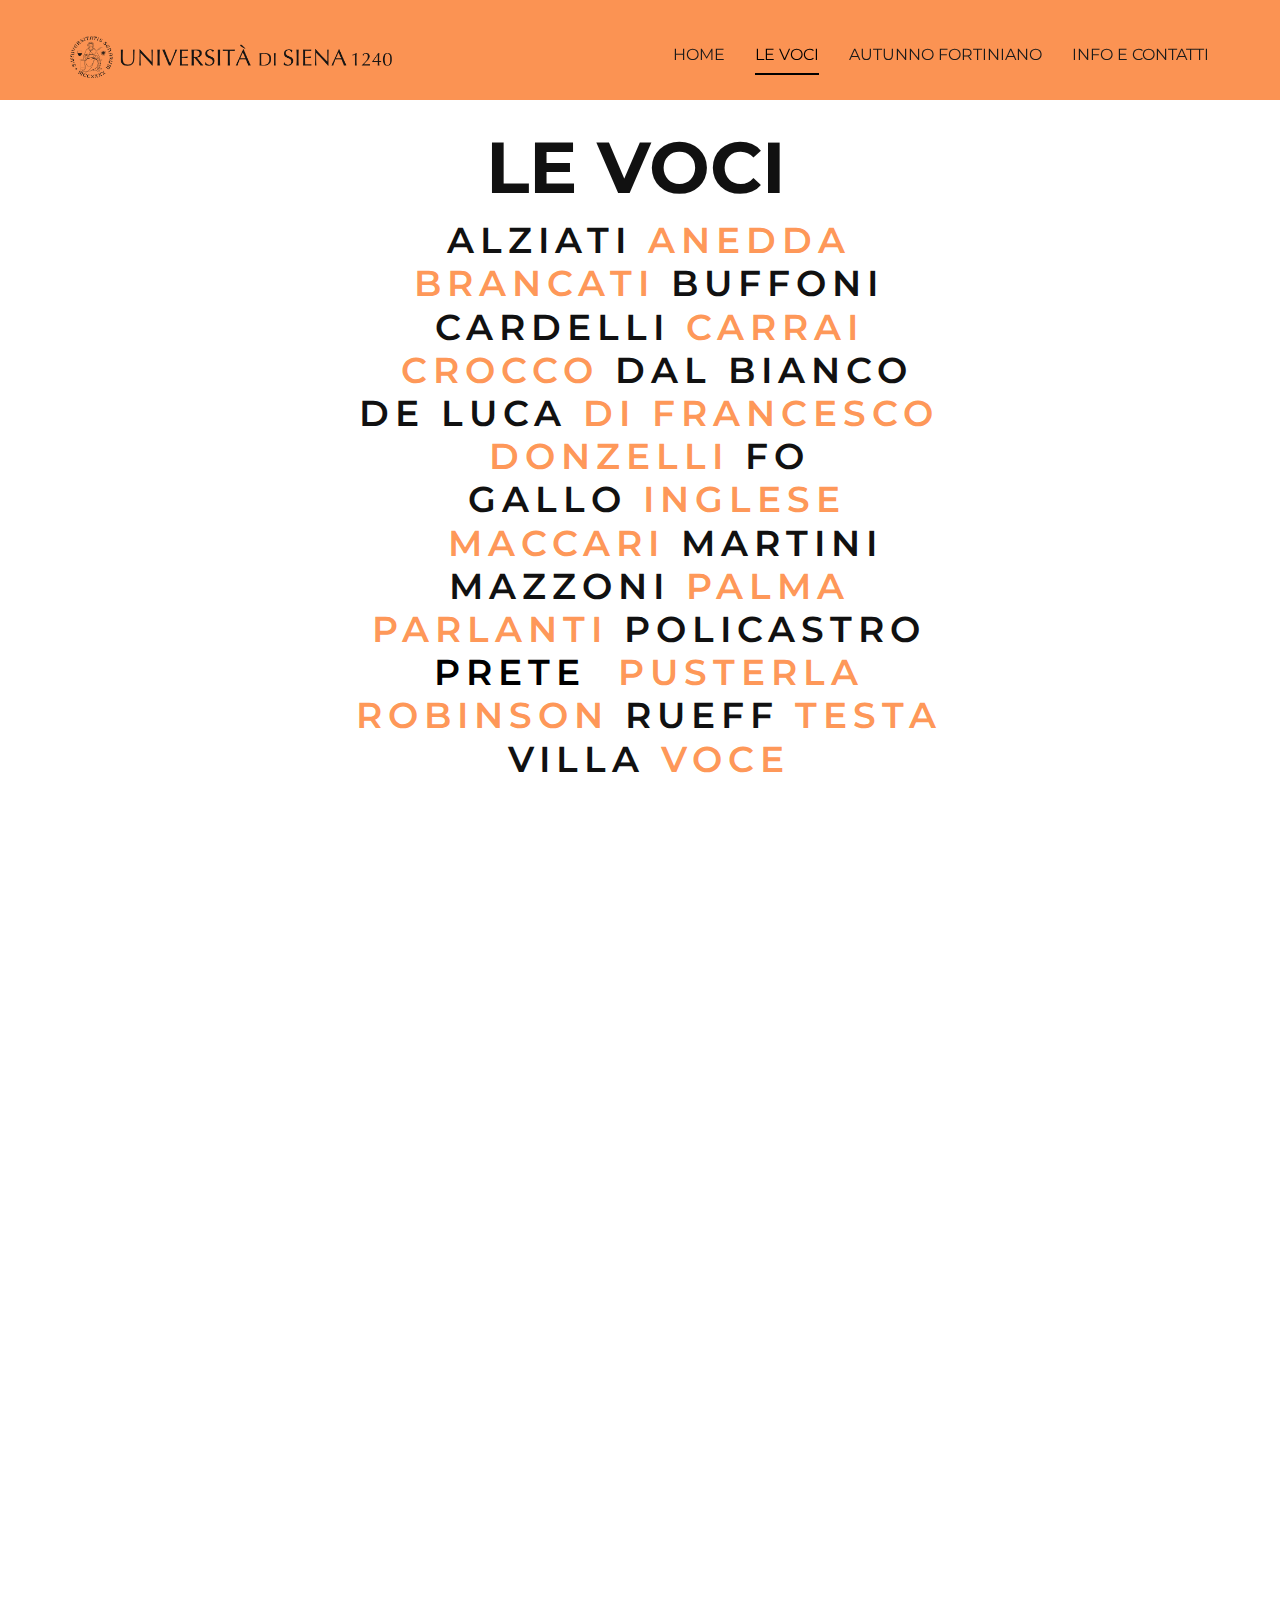
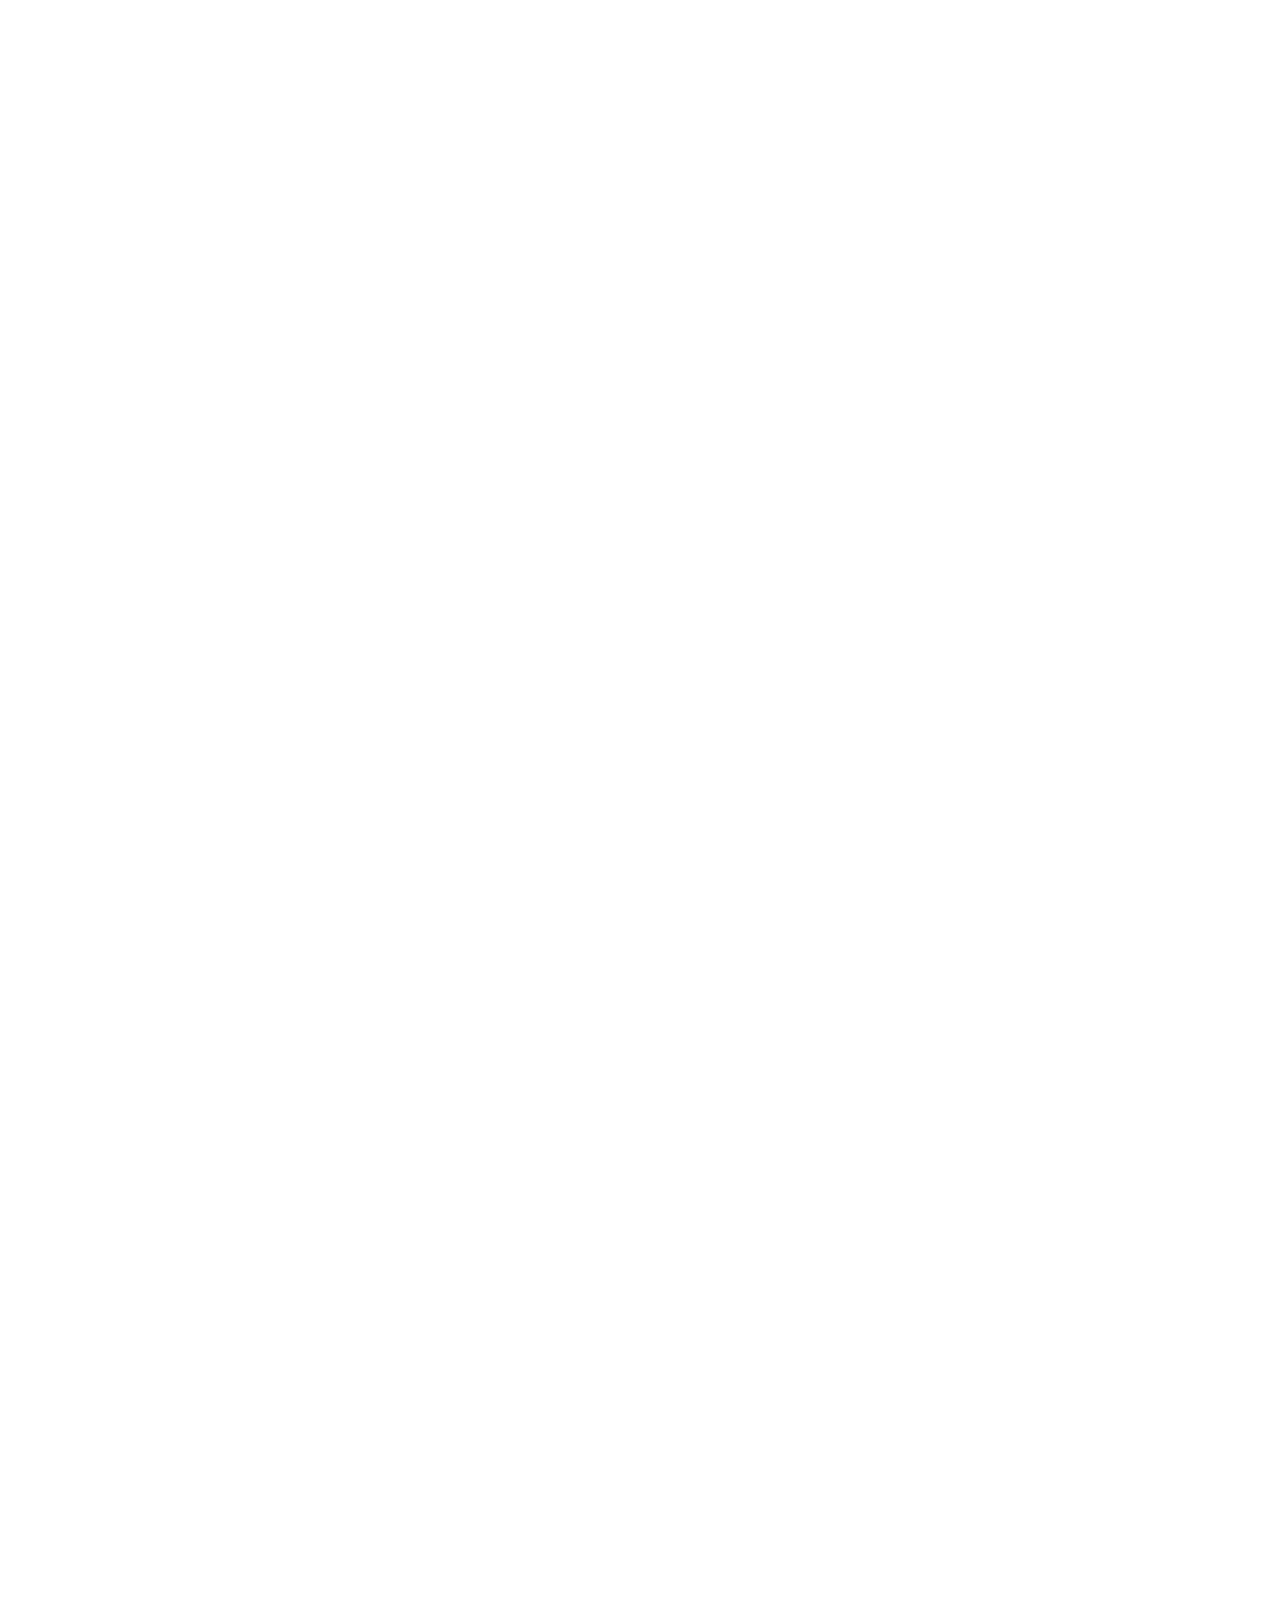
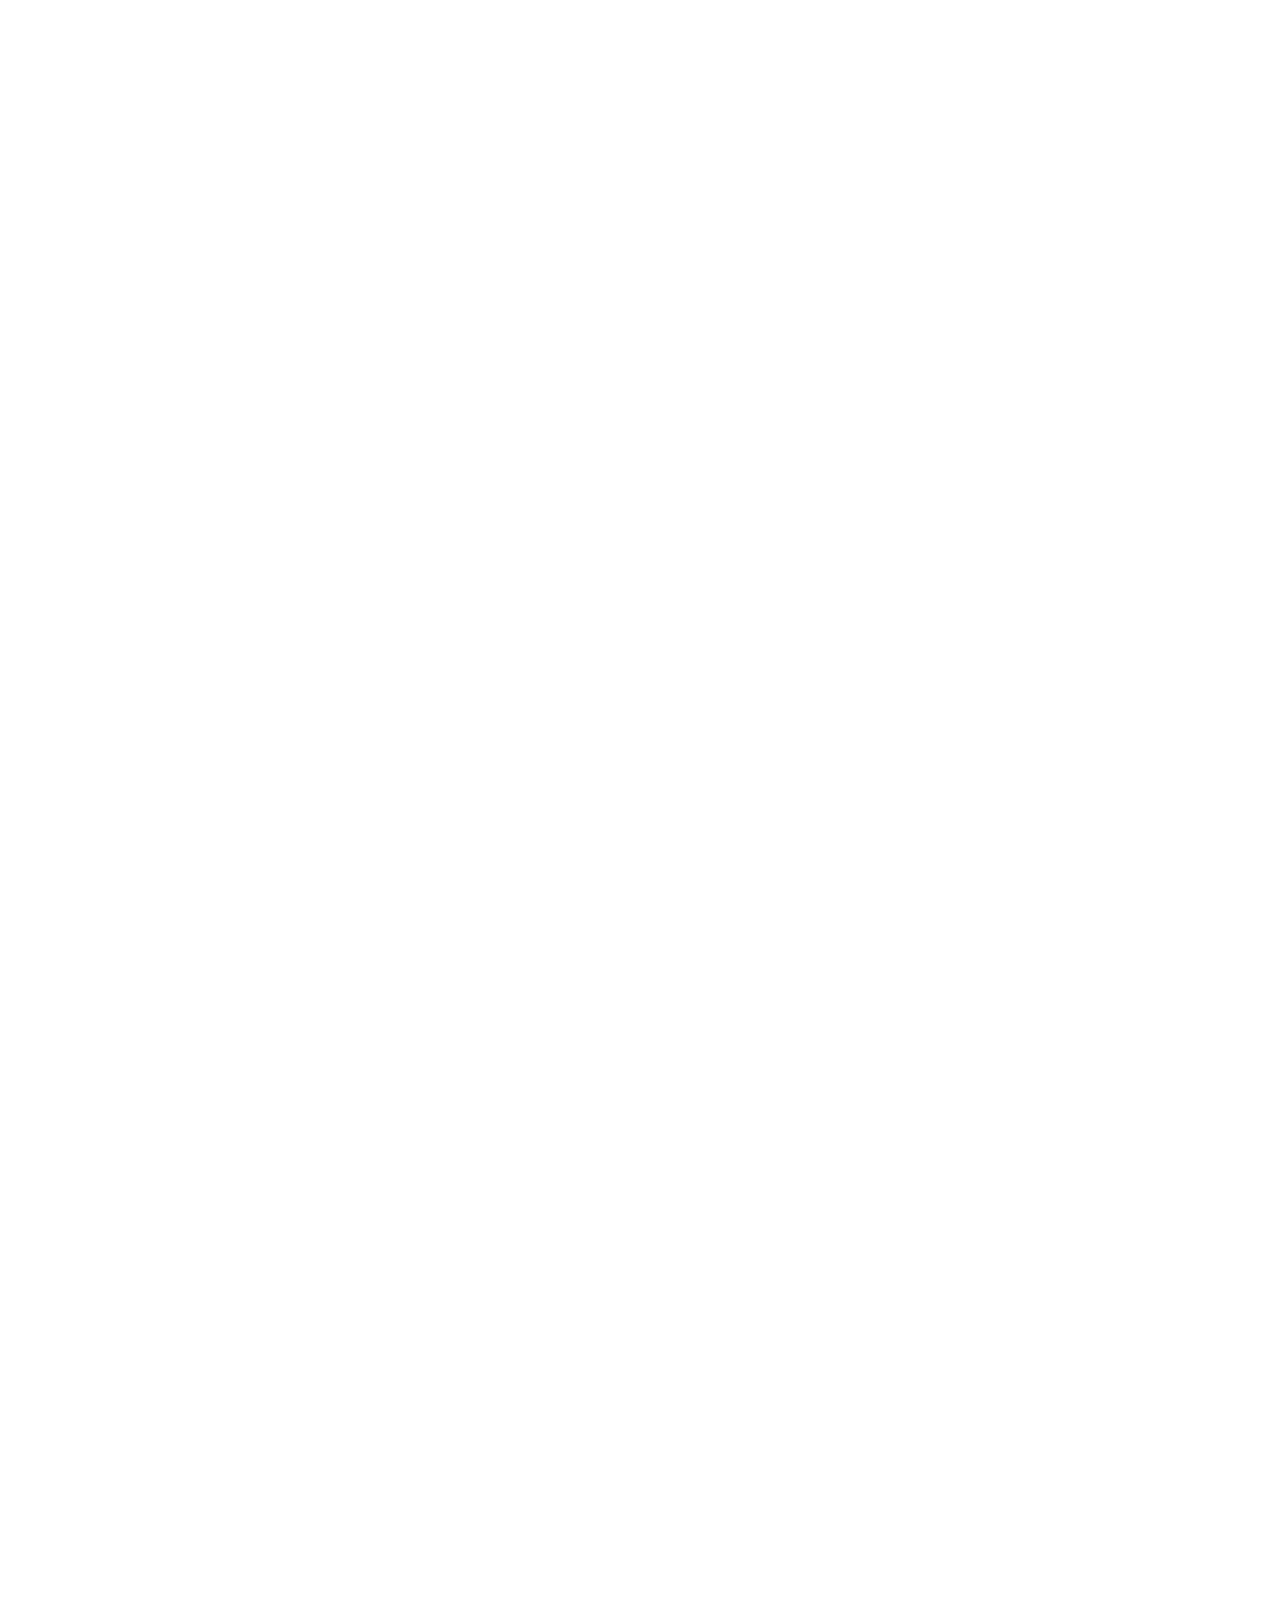
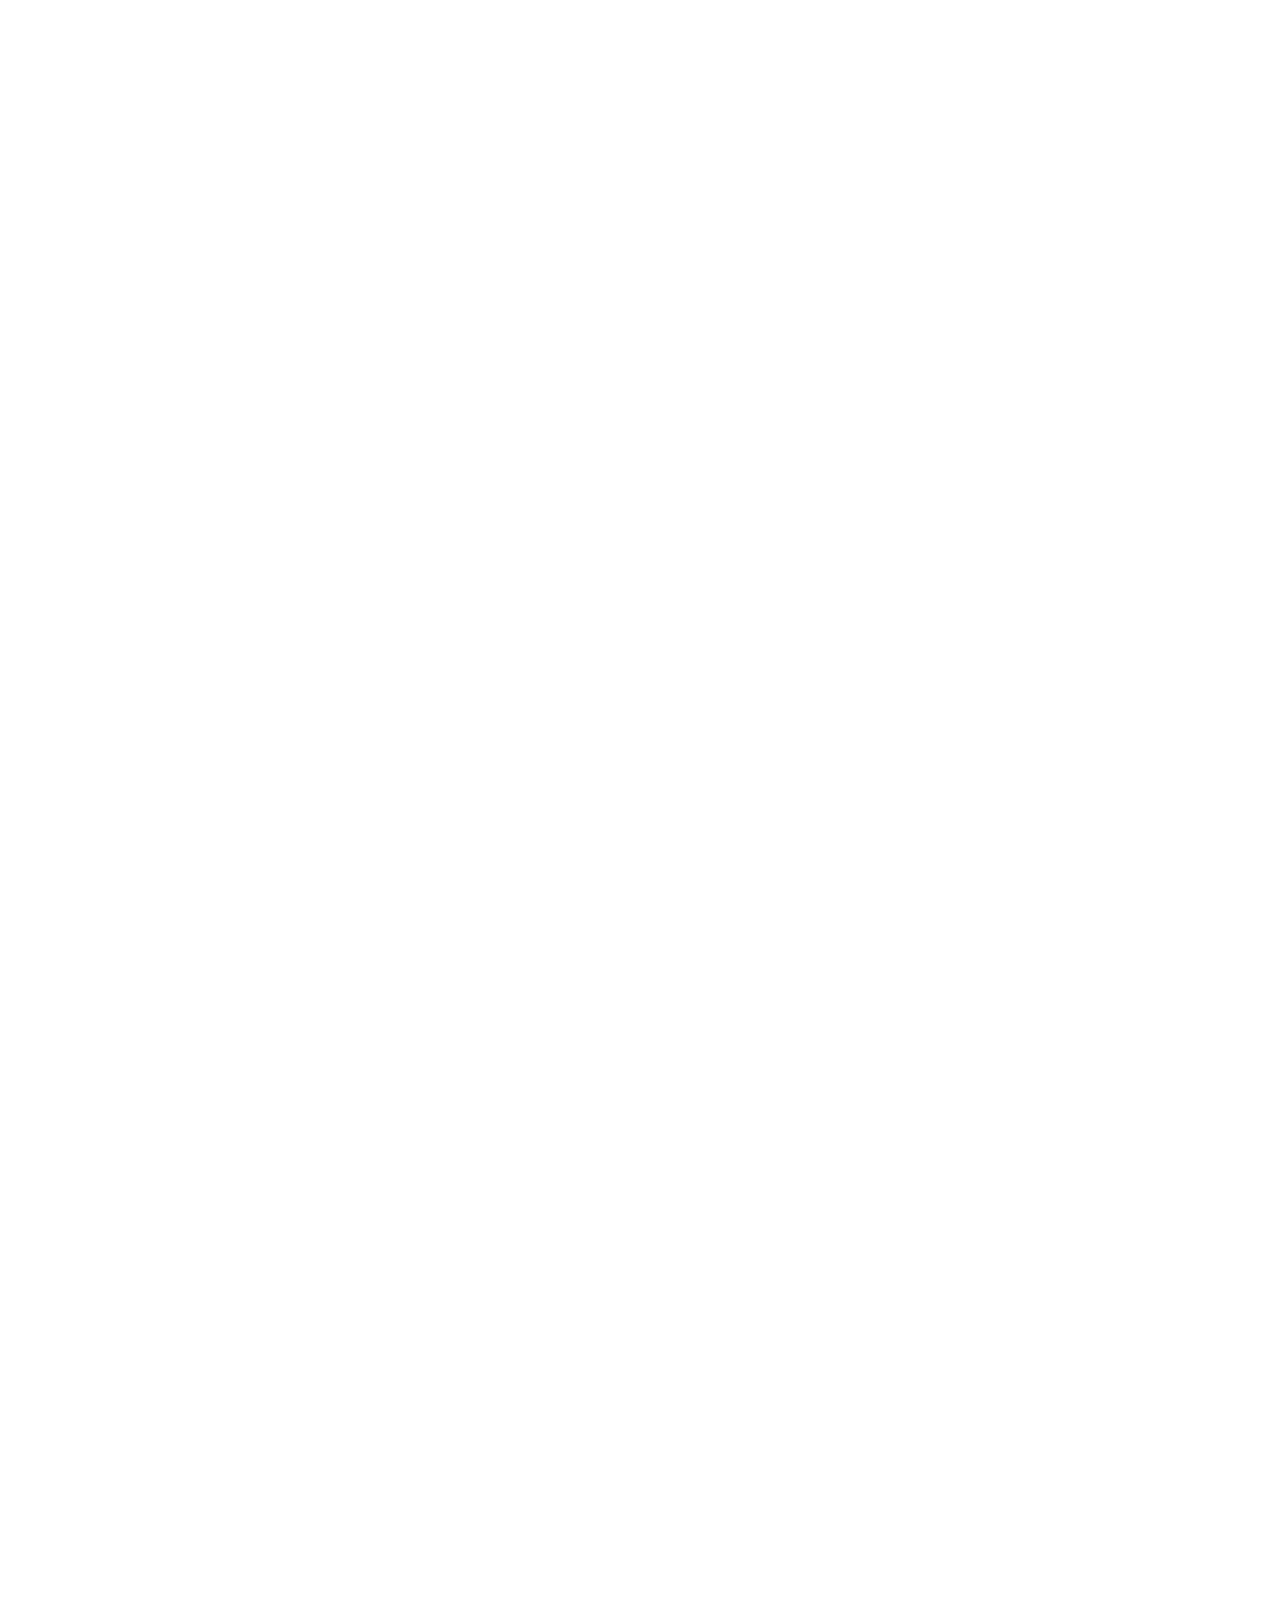
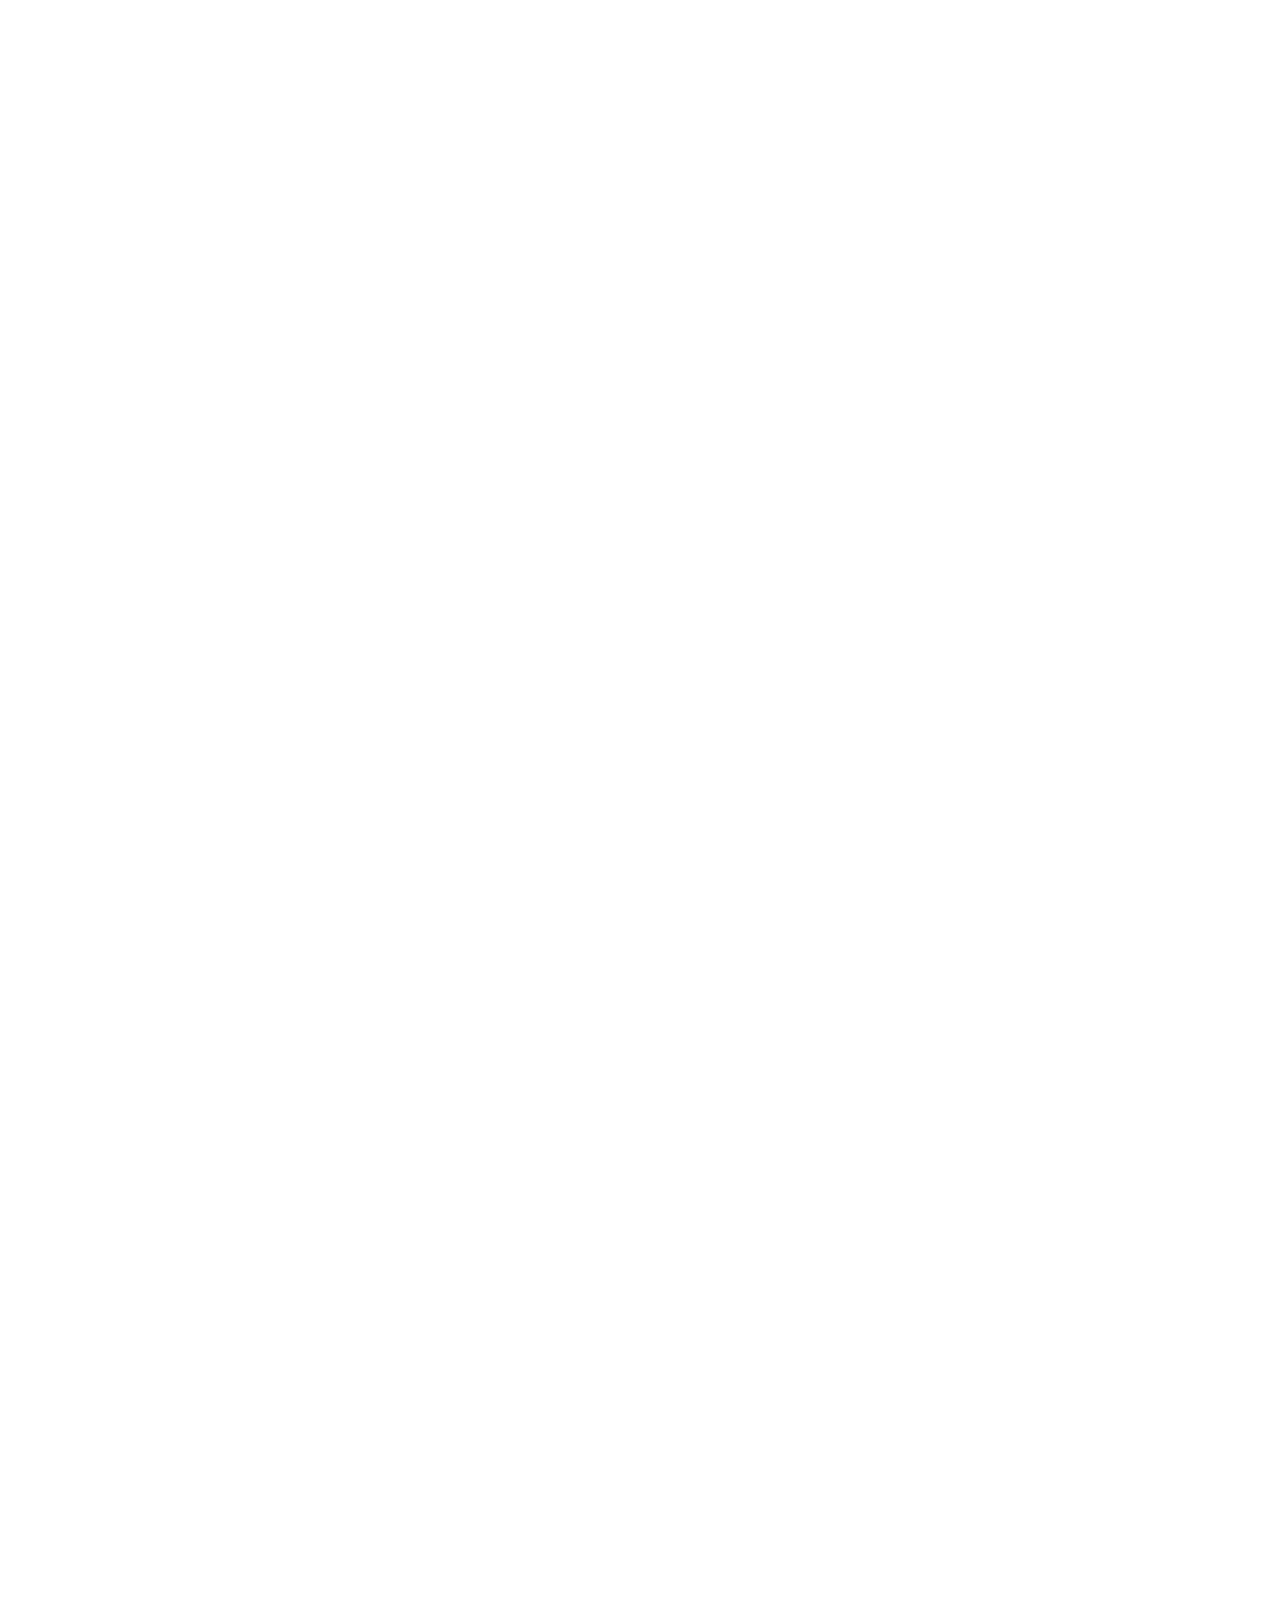
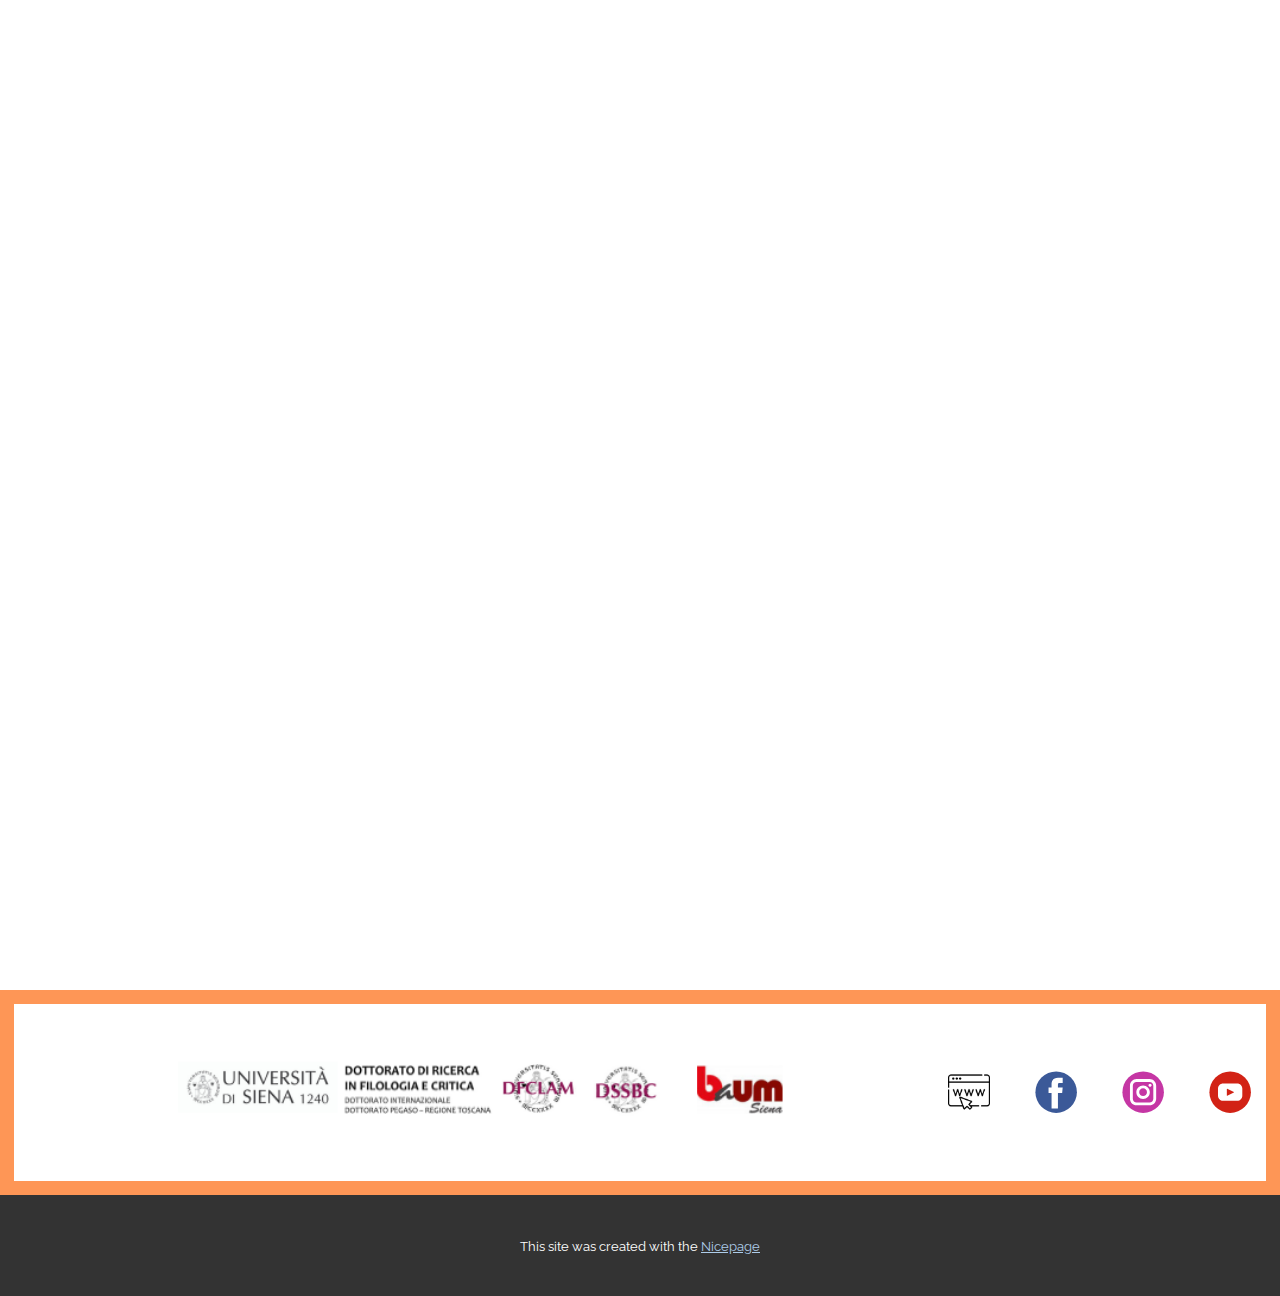
<file: Le-voci2.html>
<!DOCTYPE html>
<html style="font-size: 16px;" lang="it-IT"><head>
    <meta name="viewport" content="width=device-width, initial-scale=1.0">
    <meta charset="utf-8">
    <meta name="keywords" content="circa Sarah Thompson, visione, missione">
    <meta name="description" content="">
    <title>Le voci</title>
    <link rel="stylesheet" href="nicepage.css" media="screen">
<link rel="stylesheet" href="Le-voci.css" media="screen">
    <script class="u-script" type="text/javascript" src="jquery.js" defer=""></script>
    <script class="u-script" type="text/javascript" src="nicepage.js" defer=""></script>
    <link id="u-theme-google-font" rel="stylesheet" href="https://fonts.googleapis.com/css?family=Montserrat:100,100i,200,200i,300,300i,400,400i,500,500i,600,600i,700,700i,800,800i,900,900i|Raleway:100,100i,200,200i,300,300i,400,400i,500,500i,600,600i,700,700i,800,800i,900,900i">
    <link id="u-page-google-font" rel="stylesheet" href="https://fonts.googleapis.com/css?family=Montserrat:100,100i,200,200i,300,300i,400,400i,500,500i,600,600i,700,700i,800,800i,900,900i">
    
    
    
    
    
    <script type="application/ld+json">{
		"@context": "http://schema.org",
		"@type": "Organization",
		"name": "Copia di Site2",
		"sameAs": [
				"https://www.dfclam.unisi.it/it",
				"https://www.facebook.com/dfclam.unisiena",
				"https://www.instagram.com/dfclam.unisi/?hl=it",
				"https://www.youtube.com/channel/UCrnidlR467iyE9RcTFoM9wA"
		]
}</script>
    <meta name="theme-color" content="#478ac9">
    <meta property="og:title" content="Le voci">
    <meta property="og:description" content="">
    <meta property="og:type" content="website">
  <meta data-intl-tel-input-cdn-path="intlTelInput/"></head>
  <body data-path-to-root="./" data-include-products="false" class="u-body u-xl-mode" data-lang="it"><header class="u-clearfix u-custom-color-4 u-header u-sticky u-header" id="sec-c057"><div class="u-clearfix u-sheet u-sheet-1">
        <nav class="u-menu u-menu-one-level u-menu-open-right u-offcanvas u-offcanvas-shift u-menu-1" data-responsive-from="XS" data-submenu-level="with-reload">
          <div class="menu-collapse u-custom-font u-font-montserrat" style="font-size: 1rem; letter-spacing: 0px; font-weight: 700; text-transform: uppercase;">
            <a class="u-button-style u-custom-active-border-color u-custom-border u-custom-border-color u-custom-borders u-custom-color u-custom-effect-duration u-custom-hover-border-color u-custom-left-right-menu-spacing u-custom-padding-bottom u-custom-text-active-color u-custom-text-color u-custom-text-hover-color u-custom-top-bottom-menu-spacing u-hamburger-link u-nav-link u-text-active-palette-1-base u-text-black u-text-hover-palette-2-base u-hamburger-link-1" href="#">
              <svg class="u-svg-link" viewBox="0 0 24 24"><use xlink:href="#menu-hamburger"></use></svg>
              <svg class="u-svg-content" version="1.1" id="menu-hamburger" viewBox="0 0 16 16" x="0px" y="0px" xmlns:xlink="http://www.w3.org/1999/xlink" xmlns="http://www.w3.org/2000/svg"><g><rect y="1" width="16" height="2"></rect><rect y="7" width="16" height="2"></rect><rect y="13" width="16" height="2"></rect>
</g></svg>
            </a>
          </div>
          <div class="u-custom-menu u-nav-container">
            <ul class="u-custom-font u-font-montserrat u-nav u-spacing-30 u-unstyled u-nav-1"><li class="u-nav-item"><a class="u-border-2 u-border-active-black u-border-hover-black u-border-no-left u-border-no-right u-border-no-top u-button-style u-nav-link u-text-active-black u-text-grey-90 u-text-hover-grey-90" href="./" style="padding: 10px 0px;">Home</a>
</li><li class="u-nav-item"><a class="u-border-2 u-border-active-black u-border-hover-black u-border-no-left u-border-no-right u-border-no-top u-button-style u-nav-link u-text-active-black u-text-grey-90 u-text-hover-grey-90" href="Le-voci.html" style="padding: 10px 0px;">Le voci</a>
</li><li class="u-nav-item"><a class="u-border-2 u-border-active-black u-border-hover-black u-border-no-left u-border-no-right u-border-no-top u-button-style u-nav-link u-text-active-black u-text-grey-90 u-text-hover-grey-90" href="Autunno-fortiniano.html" style="padding: 10px 0px;">Autunno fortiniano</a>
</li><li class="u-nav-item"><a class="u-border-2 u-border-active-black u-border-hover-black u-border-no-left u-border-no-right u-border-no-top u-button-style u-nav-link u-text-active-black u-text-grey-90 u-text-hover-grey-90" href="Info-e-Contatti.html" style="padding: 10px 0px;">Info e Contatti</a>
</li></ul>
          </div>
          <div class="u-custom-menu u-nav-container-collapse">
            <div class="u-border-2 u-border-grey-75 u-container-style u-inner-container-layout u-opacity u-opacity-95 u-sidenav u-sidenav-1" data-offcanvas-width="187">
              <div class="u-inner-container-layout u-sidenav-overflow">
                <div class="u-menu-close"></div>
                <ul class="u-active-black u-align-center u-black u-enable-responsive u-hover-black u-nav u-offcanvas u-offcanvas-shift u-popupmenu-items u-spacing-12 u-text-active-white u-text-hover-custom-color-4 u-unstyled u-nav-2" data-responsive-from="MD"><li class="u-nav-item"><a class="u-button-style u-nav-link" href="./">Home</a>
</li><li class="u-nav-item"><a class="u-button-style u-nav-link" href="Le-voci.html">Le voci</a>
</li><li class="u-nav-item"><a class="u-button-style u-nav-link" href="Autunno-fortiniano.html">Autunno fortiniano</a>
</li><li class="u-nav-item"><a class="u-button-style u-nav-link" href="Info-e-Contatti.html">Info e Contatti</a>
</li></ul>
              </div>
            </div>
            <div class="u-menu-overlay u-opacity u-opacity-70"></div>
          </div>
          <style class="menu-style">@media (max-width: 539px) {
                    [data-responsive-from="XS"] .u-nav-container {
                        display: none;
                    }
                    [data-responsive-from="XS"] .menu-collapse {
                        display: block;
                    }
                }</style>
        </nav>
        <img class="u-image u-image-contain u-image-default u-image-1" src="images/logo_unisi.png" alt="" data-image-width="1156" data-image-height="153" data-href="https://www.unisi.it/" data-target="_blank">
      </div></header>
    <section class="u-clearfix u-white u-section-1" id="sec-b4f3">
      <div class="u-clearfix u-sheet u-sheet-1">
        <h2 class="u-text u-text-1" data-animation-name="customAnimationIn" data-animation-duration="2000" data-animation-delay="0">Le voci </h2>
        <h3 class="u-align-center u-text u-text-2"> ALZIATI <span class="u-text-custom-color-4">ANEDDA </span>
          <span class="u-text-custom-color-2"></span>
          <span class="u-text-custom-color-4">BRANCATI </span>BUFFONI CARDELLI <span class="u-text-custom-color-4">CARRAI<br>&nbsp;
          </span>
          <span class="u-text-custom-color-4">CROCCO </span>DAL BIANCo&nbsp;<br>DE LUCA <span class="u-text-custom-color-4">DI FRANCESCO</span>
          <span class="u-text-custom-color-4">DONZELLI </span>FO<br>&nbsp;GALLO <span class="u-text-custom-color-2">
            <span class="u-text-custom-color-4">INGLESE</span>
            <br>&nbsp;
          </span>
          <span class="u-text-custom-color-4">MACCARI&nbsp;</span>MARTI​NI
MAZZONI <span class="u-text-custom-color-4">PALMA</span>
          <span class="u-text-custom-color-4">PARLANTI </span>POLICASTRO <span class="u-text-black">PRETE&nbsp;</span>
          <span class="u-text-custom-color-4">PUSTERLA</span>
          <span class="u-text-custom-color-4"></span>
          <span class="u-text-custom-color-4">ROBINSON </span>RUEFF <span class="u-text-custom-color-2">
            <span class="u-text-custom-color-4">TESTA</span>
          </span>VILLA <span class="u-text-custom-color-4">VOCE</span>
        </h3>
      </div>
    </section>
    <section class="u-align-center u-clearfix u-container-align-center u-white u-section-2" id="carousel_3142">
      <div class="u-clearfix u-sheet u-sheet-1">
        <div class="u-expanded-width u-layout-grid u-list u-list-1">
          <div class="u-repeater u-repeater-1">
            <div class="u-align-left u-container-align-left u-container-style u-list-item u-repeater-item u-list-item-1" data-animation-name="customAnimationIn" data-animation-duration="1500" data-animation-delay="500">
              <div class="u-container-layout u-similar-container u-container-layout-1">
                <h3 class="u-custom-font u-custom-item u-font-montserrat u-text u-text-1"><b>Cristina<br>
                    <span class="u-text-custom-color-4">Alziati</span></b>
                </h3>
                <p class="u-text u-text-2"> Cristina Alziati è nata nel 1963, ha studiato filosofia (senza laurearsi). Nel 1992, presentata da Franco Fortini, pubblica in <br>antologia una silloge poetica (Crocetti). Nel 2005 esce A compimento (Manni), premio internazionale di poesia Pier Paolo <br>Pasolini 2005 e finalista al Viareggio-Opera prima 2006. Con Marcos y Marcos pubblica Come non piangenti (2011), premi <br>Marazza 2012, Pozzale- Luigi Russo 2012 e Stephen Dedalus-Pordenonelegge 2013, e Quarantanove poesie e altri disturbi <br>(2023), premio Pontedilegno Poesia 2023.
                </p>
              </div>
            </div>
            <div class="u-align-left u-container-align-left u-container-style u-list-item u-repeater-item u-list-item-2" data-animation-name="customAnimationIn" data-animation-duration="1500" data-animation-delay="500">
              <div class="u-container-layout u-similar-container u-container-layout-2">
                <h3 class="u-custom-font u-custom-item u-font-montserrat u-text u-text-3">Antonella&nbsp;<span class="u-text-custom-color-4">
                    <br>Anedda
                  </span>
                </h3>
                <p class="u-text u-text-4"> Antonella Anedda (Anedda Angioy) vive a Roma. I suoi libri di poesia dal 1999 al 2022 sono raccolti in&nbsp;Tutte le poesie&nbsp;(Garzanti, 2024). Tra i saggi:&nbsp;La vita dei dettagli, Donzelli&nbsp;&nbsp;(2004),&nbsp;Geografie&nbsp;(Garzanti, 2021)&nbsp; e recentemente&nbsp;I topi di Leopardi e le piante di Darwin.&nbsp;Con Elisa Biagini e Riccardo Donati ha pubblicato&nbsp;Poesia come ossigeno. Per un’ecologia della parola&nbsp;(Chiarelettere, 2021).</p>
              </div>
            </div>
            <div class="u-align-left u-container-align-left u-container-style u-list-item u-repeater-item u-list-item-3" data-animation-name="customAnimationIn" data-animation-duration="1500" data-animation-delay="500">
              <div class="u-container-layout u-similar-container u-container-layout-3">
                <h3 class="u-custom-font u-custom-item u-font-montserrat u-text u-text-5">Francesco<br>
                  <span class="u-text-custom-color-4">brancati&nbsp;</span>
                </h3>
                <p class="u-text u-text-6"> Francesco Brancati ha pubblicato i libri di poesia L’inesploso (in Hula apocalisse, Prufrock SPA, 2018) e L’assedio della gioia (Le Lettere, 2022) e il saggio Riscrivere Boiardo. Francesco Berni, Il Rifacimento dell’Inamoramento de’ Orlando e il proemio del romanzo cavalleresco (Marsilio, 2023).È autore di diversi saggi su Ariosto, Rosselli, Benedetti, Bolaño, Fortini, Trevisan e su questioni di metodologia critica (la funzione dell’etica nella poesia contemporanea). Attualmente è assegnista di ricerca presso l’università di Pisa.È redattore del sito Le parole e le cose per il quale cura la rubrica Esercizi di lettura e del podcast In rime sparse (in collaborazione con Industria&amp;Letteratura).</p>
              </div>
            </div>
            <div class="u-align-left u-container-align-left u-container-style u-list-item u-repeater-item u-list-item-4" data-animation-name="customAnimationIn" data-animation-duration="1500" data-animation-delay="500">
              <div class="u-container-layout u-similar-container u-container-layout-4">
                <h3 class="u-custom-font u-custom-item u-font-montserrat u-text u-text-7"><b>FRANCO</b>
                  <br>
                  <span class="u-text-custom-color-4">BUFFONI</span>
                </h3>
                <p class="u-text u-text-8"> Franco Buffoni ha pubblicato Suora carmelitana 1997, Il profilo del Rosa 2000, Guerra 2005, Noi e loro 2008. L'Oscar Poesie 1975-2012 raccoglie la sua opera poetica. Con Jucci 2014 ha vinto il Premio Viareggio. In seguito sono apparsi Avrei fatto la fine di Turing (2015), l'opera teatrale Personae (2017), La linea del cielo (2018), Betelgeuse e altre poesie scientifiche (2021). È autore dei romanzi Zamel 2009, Il servo di Byron 2012, La casa di via Palestro 2014, Il racconto dello sguardo acceso 2016, Due Pub tre poeti e un desiderio 2019, Silvia è un anagramma 2020, Vite negate 2021, Il Gesuita 2023. Il suo sito è www.francobuffoni.it</p>
              </div>
            </div>
            <div class="u-align-left u-container-align-left u-container-style u-list-item u-repeater-item u-list-item-5" data-animation-name="customAnimationIn" data-animation-duration="1500" data-animation-delay="500">
              <div class="u-container-layout u-similar-container u-container-layout-5">
                <h3 class="u-custom-font u-custom-item u-font-montserrat u-text u-text-9">PIETRO&nbsp;<span class="u-text-custom-color-4">
                    <br>CARDELLI
                  </span>
                </h3>
                <p class="u-text u-text-10"> Pietro Cardelli è nato nel Mugello nel 1994. Si è laureato in Lettere Moderne e Italianistica a Siena, dove ha fatto parte della redazione della rivista di poesia e poetica ‘formavera’. Ha pubblicato il libro di poesia&nbsp;La giusta posizione&nbsp;(XIV Quaderno di poesia italiana contemporanea, Marcos Y Marcos, 2019), poi confluito in&nbsp;Tu devi prendere il potere(Interlinea, 2023 – Vincitore Premio Tirinnanzi Opera Prima e&nbsp;I poeti di vent'anni.&nbsp;Premio Pordenonelegge Poesia.&nbsp;Menzione Speciale Premio di Poesia Paolo Prestigiacomo)</p>
              </div>
            </div>
            <div class="u-align-left u-container-align-left u-container-style u-list-item u-repeater-item u-list-item-6" data-animation-name="customAnimationIn" data-animation-duration="1500" data-animation-delay="500">
              <div class="u-container-layout u-similar-container u-container-layout-6">
                <h3 class="u-custom-font u-custom-item u-font-montserrat u-text u-text-11"> Stefano&nbsp;<span class="u-text-custom-color-4">
                    <br>Carrai
                  </span>
                </h3>
                <p class="u-text u-text-12"> Stefano Carrai ha coltivato la poesia parallelamente alla sua attività di docente universitario e di studioso di poesia da Dante a Saba e Montale. Ha esordito con la raccoltina Epigrammi accidentali uscita sul “Caffè Michelangiolo” nel 2002. Sue poesie sono apparse anche sulle riviste “Soglie”, “l'immaginazione”, “Italian Poetry Review”, “polimnia”, “Atlante”.Il suo primo libro di versi (Il tempo che non muore, postfazione di Luigi Surdich, Interlinea 2012) ha vinto il Premio Pisa per la Poesia nel 2013 e il Premio Contini Bonacossi nel 2014. Il secondo (La traversata del Gobi , postfazione di Niccolò Scaffai, Aragno 2017) ha vinto il Premio Viareggio-Rèpaci per la Poesia 2017. Nel 2021 è uscito Equinozio (Industria e Letteratura). Sue poesie sono state tradotte in spagnolo e in russo.Insegna Letteratura Italiana alla Scuola Normale di Pisa.</p>
              </div>
            </div>
            <div class="u-align-left u-container-align-left u-container-style u-list-item u-repeater-item u-list-item-7" data-animation-name="customAnimationIn" data-animation-duration="1500" data-animation-delay="500">
              <div class="u-container-layout u-similar-container u-container-layout-7">
                <h3 class="u-custom-font u-custom-item u-font-montserrat u-text u-text-13">CLAUDIA&nbsp;<span class="u-text-custom-color-4">
                    <br>CROCCO
                  </span>
                </h3>
                <p class="u-text u-text-14"> Claudia Crocco si è laureata in Filologia moderna all'Università di Siena, e ha conseguito un dottorato in Studi Umanistici all'Università di Trento. È autrice di&nbsp;La poesia italiana del Novecento. Il canone e le interpretazioni&nbsp;(Carocci, 2015), di&nbsp;La poesia in prosa in Italia. Dal Novecento a oggi&nbsp;(Carocci, 2021) e di svariati articoli sulla poesia contemporanea. Le sue poesie sono uscite sul&nbsp;Tredicesimo quaderno italiano di poesia contemporanea, a cura di Franco Buffoni (Marcos y Marcos, 2017).</p>
              </div>
            </div>
            <div class="u-align-left u-container-align-left u-container-style u-list-item u-repeater-item u-list-item-8" data-animation-name="customAnimationIn" data-animation-duration="1500" data-animation-delay="500">
              <div class="u-container-layout u-similar-container u-container-layout-8">
                <h3 class="u-custom-font u-custom-item u-font-montserrat u-text u-text-15">STefano<br>
                  <span class="u-text-custom-color-4">dal bianco</span>
                </h3>
                <p class="u-text u-text-16"> Stefano Dal Bianco (Padova 1961) insegna Poetica e stilistica all’Università di Siena. Ultimi libri di poesia: Ritorno a Planaval (Mondadori 2001; LietoColle 20182), Prove di libertà (Mondadori 2012), Paradiso (Garzanti 2024). Si è occupato prevalentemente della metrica di Petrarca, Ariosto, Andrea Zanzotto, e di poesia del Novecento. Di Zanzotto ha curato il Meridiano Mondadori nel 1999 (con Gian Mario Villalta) e l’Oscar Tutte le poesie (2011). I suoi saggi di poetica sono raccolti in Distratti dal silenzio. Diario di poesia contemporanea, Quodlibet 2019.</p>
              </div>
            </div>
            <div class="u-align-left u-container-align-left u-container-style u-list-item u-repeater-item u-list-item-9" data-animation-name="customAnimationIn" data-animation-duration="1500" data-animation-delay="500">
              <div class="u-container-layout u-similar-container u-container-layout-9">
                <h3 class="u-custom-font u-custom-item u-font-montserrat u-text u-text-17">Bernardo<br>
                  <span class="u-text-custom-color-4">de luca</span>
                </h3>
                <p class="u-text u-text-18"> Bernardo De Luca&nbsp;(Napoli, 1986) insegna Letteratura italiana moderna e contemporanea presso l'Università degli Studi di Napoli "Federico II. Ha curato l'edizione critica e commentata di&nbsp;Foglio di via&nbsp;di Franco Fortini (Quodlibet, 2018) e pubblicato la monografia&nbsp;Il tempo diviso. Poesia e guerra in Sereni, Fortini, Caproni, Luzi&nbsp;(Salerno Editrice, 2022). Ha pubblicato i libri di poesia:&nbsp;Gli oggetti trapassati, d'if, 2014;&nbsp;Misura, Lietocolle-Pordenonelegge, 2018;&nbsp;Campo aperto, Amos edizioni, 2022. Di recente, ha curato con Vittorio Celotto la riedizione di Attraverso Pasolini di Franco Fortini (Quodlibet, 2022)</p>
              </div>
            </div>
            <div class="u-align-left u-container-align-left u-container-style u-list-item u-repeater-item u-list-item-10" data-animation-name="customAnimationIn" data-animation-duration="1500" data-animation-delay="500">
              <div class="u-container-layout u-similar-container u-container-layout-10">
                <h3 class="u-custom-font u-custom-item u-font-montserrat u-text u-text-19">tommaso<br>
                  <span class="u-text-custom-color-4">Di francesco</span>
                </h3>
                <p class="u-text u-text-20"> Tommaso Di Francesco è nato a Roma dove vive e lavora nella redazione de “il manifesto”. I suoi primi versi vennero pubblicati da Pier Paolo Pasolini su Nuovi Argomenti nel 1968.&nbsp; Ha pubblicato i libri di poesia Cliniche (introduzione di Franco Fortini, Crocetti, 1987), Tuffatori (Crocetti, 1992), Disparte (Empiria, 2003). Con Manni Ed.&nbsp; le raccolte Incorpora testo (1994), Il buio della specie (1998), Via Latina (2012), Reificar. Vicenda silente (2017 e i racconti La passione della distrazione (2007). Inoltre i romanzi Il giovane Mitchum Il Lavoro editoriale ‘88, Hotel Abisso Mancosu ‘94. Nel 2021 da Asterios&nbsp; il poema A contendere. Quartine da remoto, e il racconto Ina e Ludwig. Ha curato Veleno, antologia di poesia satirica contemporanea italiana, Savelli ‘81 e La terra più amata, voci della letteratura palestinese, ManifestoLibri 2024.</p>
              </div>
            </div>
            <div class="u-align-left u-container-align-left u-container-style u-list-item u-repeater-item u-list-item-11" data-animation-name="customAnimationIn" data-animation-duration="1500" data-animation-delay="500">
              <div class="u-container-layout u-similar-container u-container-layout-11">
                <h3 class="u-custom-font u-custom-item u-font-montserrat u-text u-text-21">tommaso<br>
                  <span class="u-text-custom-color-4">donzelli</span>
                </h3>
                <p class="u-text u-text-22"> Bernardo De Luca&nbsp;(Napoli, 1986) insegna Letteratura italiana moderna e contemporanea presso l'Università degli Studi di Napoli "Federico II. Ha curato l'edizione critica e commentata di&nbsp;Foglio di via&nbsp;di Franco Fortini (Quodlibet, 2018) e pubblicato la monografia&nbsp;Il tempo diviso. Poesia e guerra in Sereni, Fortini, Caproni, Luzi&nbsp;(Salerno Editrice, 2022). Ha pubblicato i libri di poesia:&nbsp;Gli oggetti trapassati, d'if, 2014;&nbsp;Misura, Lietocolle-Pordenonelegge, 2018;&nbsp;Campo aperto, Amos edizioni, 2022. Di recente, ha curato con Vittorio Celotto la riedizione di Attraverso Pasolini di Franco Fortini (Quodlibet, 2022)</p>
              </div>
            </div>
            <div class="u-align-left u-container-align-left u-container-style u-list-item u-repeater-item u-list-item-12" data-animation-name="customAnimationIn" data-animation-duration="1500" data-animation-delay="500">
              <div class="u-container-layout u-similar-container u-container-layout-12">
                <h3 class="u-custom-font u-custom-item u-font-montserrat u-text u-text-23">
                  <span class="u-text-custom-color-4">
                    <font color="#111111">Alessandro</font>
                    <br>fo
                  </span>
                </h3>
                <p class="u-text u-text-24"> Alessandro Fo&nbsp;(1955) insegna all’Università di Siena. Ha tradotto e curato (per Einaudi): Rutilio Namaziano,&nbsp;Il ritorno(1994); Apuleio,&nbsp;Le Metamorfosi&nbsp;(2010); Virgilio,&nbsp;Eneide&nbsp;(2012); Catullo,&nbsp;Le poesie&nbsp;(2018). Fra i suoi libri di versi, per Einaudi&nbsp;Corpuscolo&nbsp;(2004),&nbsp;Mancanze&nbsp;(2014, Premio Vareggio-Rèpaci),&nbsp;Filo spinato&nbsp;(2021). Un’antologia poetica e una bibliografia sistematica in Caterina Lazzarini (ed.),&nbsp;Anche domani,&nbsp;Testimonianze critiche per la poesia di Alessandro Fo&nbsp;(Macabor 2023).</p>
              </div>
            </div>
            <div class="u-align-left u-container-align-left u-container-style u-list-item u-repeater-item u-list-item-13" data-animation-name="customAnimationIn" data-animation-duration="1500" data-animation-delay="500">
              <div class="u-container-layout u-similar-container u-container-layout-13">
                <h3 class="u-custom-font u-custom-item u-font-montserrat u-text u-text-25">carmen<br>
                  <span class="u-text-custom-color-4">gallo</span>
                </h3>
                <p class="u-text u-text-26"> Carmen Gallo insegna alla Sapienza Università di Roma. Si occupa di letteratura elisabettiana, di poesia modernista e di teatro britannico contemporaneo. Ha scritto il saggio&nbsp;Eucarestia e poesia nel primo Seicento inglese&nbsp;(Pacini 2018, Tempera Book Prize) e ha curato, tra le altre, la traduzione di:&nbsp;Tutto è vero, o Enrico VIII&nbsp;di Shakespeare (Bompiani 2017),&nbsp;La terra devastata&nbsp;di T. S. Eliot (il Saggiatore 2021),&nbsp;Romeo e Giulietta&nbsp;di Shakespeare&nbsp;(Rizzoli 2023). Ha inoltre pubblicato tre libri di poesia: l'ultimo,&nbsp;Le Fuggitive&nbsp;(Aragno 2020), ha vinto il Premio Napoli. Nel 2024&nbsp;è uscito il testo in prosa&nbsp;Tecniche di nascondimento per adulti&nbsp;(Italo Svevo 2024).&nbsp;</p>
              </div>
            </div>
            <div class="u-align-left u-container-align-left u-container-style u-list-item u-repeater-item u-list-item-14" data-animation-name="customAnimationIn" data-animation-duration="1500" data-animation-delay="500">
              <div class="u-container-layout u-similar-container u-container-layout-14">
                <h3 class="u-custom-font u-custom-item u-font-montserrat u-text u-text-27">andrea<br>
                  <span class="u-text-custom-color-4">inglese</span>
                </h3>
                <p class="u-text u-text-28"> Andrea Inglese, vive nei pressi di Parigi. Scrive in versi e in prosa, ed è traduttore dal francese. Tra le ultime pubblicazioni: il romanzo&nbsp;La vita adulta&nbsp;(Ponte Alle Grazie 2021; finalista Premio Bergamo 2022) e il volume di poesia&nbsp;Il rumore è il messaggio&nbsp;([diaforia 2023; Premio Pagliarani 2024). Nel 2024 sono usciti la raccolta di saggi&nbsp;Maestri Contro: Brioschi, Guglielmi, Rossi-Landi&nbsp;(Biblion), curata con Paolo Giovannetti, e il volume di prose&nbsp;Storie di un secolo ulteriore&nbsp;(DeriveApprodi).</p>
              </div>
            </div>
            <div class="u-align-left u-container-align-left u-container-style u-list-item u-repeater-item u-list-item-15" data-animation-name="customAnimationIn" data-animation-duration="1500" data-animation-delay="500">
              <div class="u-container-layout u-similar-container u-container-layout-15">
                <h3 class="u-custom-font u-custom-item u-font-montserrat u-text u-text-29">paolo<br>
                  <span class="u-text-custom-color-4">maccari</span>
                </h3>
                <p class="u-text u-text-30"> Paolo Maccari (Colle Val d’Elsa, 1975) vive a Firenze. Tra i suoi libri di poesia: Ospiti (Manni, 2000), Fuoco amico (Passigli, 2009), Fermate (Elliot, 2017), Quaderno delle presenze (Le Lettere, 2022). Suoi testi sono presenti in diverse antologie italiane e straniere. Sul versante critico, ha introdotto e curato opere di scrittori otto-novecenteschi ed è autore di una monografia su Bartolo Cattafi, Spalle al muro (SEF, 2003) e di un volume su Dino Campana, Il poeta sotto esame (Passigli, 2012).&nbsp;</p>
              </div>
            </div>
            <div class="u-align-left u-container-align-left u-container-style u-list-item u-repeater-item u-list-item-16" data-animation-name="customAnimationIn" data-animation-duration="1500" data-animation-delay="500">
              <div class="u-container-layout u-similar-container u-container-layout-16">
                <h3 class="u-custom-font u-custom-item u-font-montserrat u-text u-text-31">
                  <span class="u-text-custom-color-4">
                    <font color="#111111">giulia</font>
                  </span>
                  <br>
                  <span class="u-text-custom-color-4">martini</span>
                </h3>
                <p class="u-text u-text-32"> Giulia Martini ha svolto un dottorato di ricerca in Filologia e Critica all’Università di Siena, in co-tutela con l’Université de Fribourg. È autrice dei libri di poesie&nbsp;Coppie minime&nbsp;(Interno Poesia 2018) e&nbsp;Tresor&nbsp;(Interno Poesia 2024). Ancora per Interno Poesia ha curato l’antologia&nbsp;Poeti italiani nati negli anni ’80 e ’90, uscita in tre volumi fra il 2019 e il 2022. È in uscita per Carocci il saggio&nbsp;L'apocalisse dialogica. Scambi di battute nella poesia italiana del Novecento, tratto dalla sua tesi di dottorato.&nbsp;</p>
              </div>
            </div>
            <div class="u-align-left u-container-align-left u-container-style u-list-item u-repeater-item u-list-item-17" data-animation-name="customAnimationIn" data-animation-duration="1500" data-animation-delay="500">
              <div class="u-container-layout u-similar-container u-container-layout-17">
                <h3 class="u-custom-font u-custom-item u-font-montserrat u-text u-text-33">guido<br>
                  <span class="u-text-custom-color-4">mazzoni</span>
                </h3>
                <p class="u-text u-text-34"> Guido Mazzoni (1967) ha pubblicato i libri di poesia La scomparsa del respiro dopo la caduta, in Terzo quaderno di poesia contemporanea (Guerini 1992),&nbsp;I mondi&nbsp;(Donzelli 2010, Premio Tirinnanzi) e La pura superficie&nbsp;(Donzelli 2017, Premio Pagliarani, Premio Napoli), i saggi di critica e teoria della letteratura&nbsp;Forma e solitudine (Marcos y Marcos 2002)&nbsp;Sulla poesia moderna (Il Mulino 2005),&nbsp;Teoria del romanzo (Il Mulino 2011) e un libro sulla politica e la società contemporanea, I destini generali (Laterza 2015). Insegna all’Università di Siena, vive a Roma.&nbsp;</p>
              </div>
            </div>
            <div class="u-align-left u-container-align-left u-container-style u-list-item u-repeater-item u-list-item-18" data-animation-name="customAnimationIn" data-animation-duration="1500" data-animation-delay="500">
              <div class="u-container-layout u-similar-container u-container-layout-18">
                <h3 class="u-custom-font u-custom-item u-font-montserrat u-text u-text-custom-color-4 u-text-35">
                  <font color="#000000">massimo</font>
                  <br>palma
                </h3>
                <p class="u-text u-text-36"> Massimo Palma (1978) vive a Roma e insegna Filosofia politica a Napoli. Ha pubblicato&nbsp;Berlino Zoo Station&nbsp;(Cooper, 2012),&nbsp;Nico e le maree&nbsp;(Castelvecchi, 2019),&nbsp;Happy Diaz&nbsp;(Castelvecchi, 2021),&nbsp;Olanda, 1945. Anne Frank e i Neutral Milk Hotel&nbsp;(Nottetempo 2023). Con&nbsp;Movimento e stasi&nbsp;(Industria &amp; Letteratura, 2021) ha vinto il Premio Franco Fortini per la poesia. Nel 2024 ha pubblicato la plaquette&nbsp;La conta&nbsp;(Edizioni Volatili). Ha tradotto e curato opere di Max Weber (Economia e società, Donzelli 2003-2018), Walter Benjamin (Il mio Kafka,&nbsp;Esperienza e povertà,&nbsp;Senza scopo finale, Castelvecchi 2024, 2018, 2017), Georges Bataille (Piccole ricapitolazioni comiche, Aragno 2015), Georg Heym (Umbra vitae, Castelvecchi 2020), Fredric Jameson (Dossier Benjamin, Treccani 2022).</p>
              </div>
            </div>
            <div class="u-align-left u-container-align-left u-container-style u-list-item u-repeater-item u-list-item-19" data-animation-name="customAnimationIn" data-animation-duration="1500" data-animation-delay="500">
              <div class="u-container-layout u-similar-container u-container-layout-19">
                <h3 class="u-custom-font u-custom-item u-font-montserrat u-text u-text-37">andrea<br>
                  <span class="u-text-custom-color-4">parlanti</span>
                </h3>
                <p class="u-text u-text-38"> Andrea Parlanti fa ricerca sull'opera saggistica di Fortini presso la Scuola superiore di studi storici dell'università di San Marino. Attualmente vive a Firenze, lavora presso il centro polivalente Flog, è vicepresidente della Casa del popolo di San Niccolò e fa parte della associazione Connections.</p>
              </div>
            </div>
            <div class="u-align-left u-container-align-left u-container-style u-list-item u-repeater-item u-list-item-20" data-animation-name="customAnimationIn" data-animation-duration="1500" data-animation-delay="500">
              <div class="u-container-layout u-similar-container u-container-layout-20">
                <h3 class="u-custom-font u-custom-item u-font-montserrat u-text u-text-39">bernardo<br>
                  <span class="u-text-custom-color-4">policastro</span>
                </h3>
                <p class="u-text u-text-40"> Bernardo De Luca&nbsp;(Napoli, 1986) insegna Letteratura italiana moderna e contemporanea presso l'Università degli Studi di Napoli "Federico II. Ha curato l'edizione critica e commentata di&nbsp;Foglio di via&nbsp;di Franco Fortini (Quodlibet, 2018) e pubblicato la monografia&nbsp;Il tempo diviso. Poesia e guerra in Sereni, Fortini, Caproni, Luzi&nbsp;(Salerno Editrice, 2022). Ha pubblicato i libri di poesia:&nbsp;Gli oggetti trapassati, d'if, 2014;&nbsp;Misura, Lietocolle-Pordenonelegge, 2018;&nbsp;Campo aperto, Amos edizioni, 2022. Di recente, ha curato con Vittorio Celotto la riedizione di Attraverso Pasolini di Franco Fortini (Quodlibet, 2022)</p>
              </div>
            </div>
          </div>
        </div>
      </div>
    </section>
    <section class="u-align-center u-clearfix u-container-align-center u-white u-section-3" id="carousel_23f5">
      <div class="u-clearfix u-sheet u-valign-middle u-sheet-1">
        <div class="u-expanded-width u-layout-grid u-list u-list-1">
          <div class="u-repeater u-repeater-1">
            <div class="u-align-left u-container-align-left u-container-style u-list-item u-repeater-item u-list-item-1" data-animation-name="customAnimationIn" data-animation-duration="1500" data-animation-delay="500">
              <div class="u-container-layout u-similar-container u-container-layout-1">
                <h3 class="u-custom-font u-custom-item u-font-montserrat u-text u-text-1"><b>antonio<br>
                    <span class="u-text-custom-color-4">prete</span></b>
                </h3>
                <p class="u-text u-text-2"> Antonio Prete ha insegnato Letterature Comparate nell’Università di Siena. Saggista, poeta, narratore, traduttore. Tra i suoi saggi recenti: Il cielo nascosto. Grammatica dell’interiorità (2016), Carte d’amore (2022). Nella narrativa: L’ordine animale delle cose (2008), Torre saracena (2018), Album di un’infanzia nel Salento (2023). Nella poesia: Se la pietra fiorisce (2012), Tutto è sempre ora (2019), Convito delle stagioni (2024). Un quaderno di traduzioni poetiche è L’ospitalità della lingua (2014).</p>
              </div>
            </div>
            <div class="u-align-left u-container-align-left u-container-style u-list-item u-repeater-item u-list-item-2" data-animation-name="customAnimationIn" data-animation-duration="1500" data-animation-delay="500">
              <div class="u-container-layout u-similar-container u-container-layout-2">
                <h3 class="u-custom-font u-custom-item u-font-montserrat u-text u-text-3">fabio<span class="u-text-custom-color-4">
                    <br>pusterla
                  </span>
                </h3>
                <p class="u-text u-text-4"> Fabio Pusterla (1957) insegna all’Università della Svizzera Italiana. Attivo come studioso, saggista e traduttore, in particolare di Philippe Jaccottet, è autore di numerose raccolte poetiche, tradotte nelle principali lingue europee. Parte della sua opera è raccolta nei due volumi antologici Le terre emerse (Einaudi, 2009) e Da qualche parte nello spazio (Le Lettere, 2022). Per la casa editrice Marcos y Marcos dirige la collana poetica Le Ali.</p>
              </div>
            </div>
            <div class="u-align-left u-container-align-left u-container-style u-list-item u-repeater-item u-list-item-3" data-animation-name="customAnimationIn" data-animation-duration="1500" data-animation-delay="500">
              <div class="u-container-layout u-similar-container u-container-layout-3">
                <h3 class="u-custom-font u-custom-item u-font-montserrat u-text u-text-5">peter<br>
                  <span class="u-text-custom-color-4">robinson</span>
                </h3>
                <p class="u-text u-text-6"> Peter Robinson&nbsp;è professore di Letteratura inglese e americana all'università di Reading, Inghilterra, e cura la collana di poesia per la casa editrice Two Rivers Press.Ha pubblicato aforismi, poesie in prosa, una scelta di racconti, due romanzi, vari volumi di critica letteraria, oltre a libri di poesia e traduzioni (da Bassani, De Marchi,&nbsp;Erba, Pozzi, Sereni ed altri). Ha ricevuto il Premio Cheltenham, il Premio John Florio, e due raccomandazioni della Poetry Book Society.</p>
              </div>
            </div>
            <div class="u-align-left u-container-align-left u-container-style u-list-item u-repeater-item u-list-item-4" data-animation-name="customAnimationIn" data-animation-duration="1500" data-animation-delay="500">
              <div class="u-container-layout u-similar-container u-container-layout-4">
                <h3 class="u-custom-font u-custom-item u-font-montserrat u-text u-text-7"><b>martin</b>
                  <br>
                  <span class="u-text-custom-color-4">rueff</span>
                </h3>
                <p class="u-text u-text-8"> Dopo avere insegnato a Bologna e a Parigi (Jussieu), Martin Rueff è professore ordinario di letteratura francese e di storia delle idee presso l’università di Ginevra (cattedra Jean Starobinski). Critico, filosofo e traduttore è scrittore in versi. Come critico si consacra alla letteratura del Settecento e soprattutto all’opera e al pensiero di Jean-Jacques Rousseau, ma anche al pensiero contemporaneo e alle relazioni fra letteratura e scienze umane (ha contribuito all’edizione delle opere di Michel Foucault et di Claude Lévi-Strauss nella Pléiade). Si occupa delle relazioni fra poetica e filosofia (ha dedicato un libro a Michel Deguy).&nbsp;&nbsp;Ha scritto vari saggi su Rousseau&nbsp;:&nbsp;A coups redoublées (la théorie de l’homme de Jean-Jacques Rousseau et sa doctrine de l’expression)&nbsp;e&nbsp;Foudroyante pitié (Aristote avec Rousseau, Bassani avec Céline et Ungaretti).Nel 2024 è uscito&nbsp;Au bout de la langue, NOUS, un saggio sull’espressione.&nbsp;&nbsp;Come traduttore si è dedicato all’opera di vari poeti italiani (Zanzotto, Cecchinel, De Signoribus, Mazzoni) ma anche di filosofi e di storici (Agamben e Carlo Ginzburg). Si ritrova impegnato nella ritraduzione dell’opera di Calvino presso Gallimard (otto volumi tradotti). Nel 2023 sono uscite tradotte e curate da lui: -&nbsp;La corrispondenza&nbsp;di Calvino (Gallimard, 20023) ;&nbsp;Liguries&nbsp;(NOUS, 2023) ;&nbsp;Les Jeunes du Pô&nbsp;(Cahiers de l’Hôtel Galliffet, 2023). Nel 2024 ha diretto insieme a Christophe Mileschi un Cahier de l’Herne dedicato a Calvino. Ha partecipato alla Pléiade di Calvino.Ha pubblicato vari libri di poesia: l’ultimo in francese s’intitola&nbsp;La Jonction&nbsp;(éditions NOUS, 2019). Ha pubblicato nel 2021 un libro di versi in italiano:&nbsp;Verticale Ponte. Mondo InfoShop, 2021. Nel 2023&nbsp;Icaro grida in un cielo di creta&nbsp;(Pordenone, Samuele Editore) che ha letto a Kiev nel giugno 2024.&nbsp;Verticale ponte&nbsp;ha vinto il premio Pavese per la poesia.É caporedattore della rivista&nbsp;Po&amp;sie&nbsp;fondata da Michel Deguy. Nel 2025 pubblicherà un nuovo saggio:&nbsp;Grammaires de Rousseau&nbsp;(EHESS/ Gallimard/ Seuil) e due raccolte di poesie presso NOUS e EXC.</p>
              </div>
            </div>
            <div class="u-align-left u-container-align-left u-container-style u-list-item u-repeater-item u-list-item-5" data-animation-name="customAnimationIn" data-animation-duration="1500" data-animation-delay="500">
              <div class="u-container-layout u-similar-container u-container-layout-5">
                <h3 class="u-custom-font u-custom-item u-font-montserrat u-text u-text-9">italo<span class="u-text-custom-color-4">
                    <br>testa
                  </span>
                </h3>
                <p class="u-text u-text-10"> Italo Testa è nato nella provincia emiliana e vive a Milano. Ha pubblicato i libri di poesia&nbsp;Se non sarò più mia&nbsp;(Pordenonelegge - Samuele editore),&nbsp;Onda statica&nbsp;(Zacinto Edizioni, 2022),&nbsp;quattro&nbsp;(oédipus, 2021),&nbsp;Teoria delle rotonde&nbsp;(Valigie Rosse, 2020);&nbsp;L’indifferenza naturale&nbsp;(Marcos y Marcos, 2018);&nbsp;Tutto accade ovunque&nbsp;(Aragno, 2016),&nbsp;i camminatori&nbsp;(Valigie Rosse, 2013),&nbsp;La divisione della gioia&nbsp;(Transeuropa, 2010; nuova edizione aumentata, Industria &amp; Letteratura, 2024),&nbsp;canti ostili&nbsp;(Lietocolle, 2007),&nbsp;Biometrie&nbsp;(Manni, 2005),&nbsp;Gli aspri inganni&nbsp;(Lietocolle, 2004).&nbsp;Tra i suoi saggi,&nbsp;Autorizzare la speranza. Giustizia poetica e futuro radicale&nbsp;(Interlinea 2023). Direttore della rivista «L’Ulisse», è coordinatore del lit-blog&nbsp;Le parole e le cose.&nbsp;&nbsp;Insegna Filosofia teoretica all'Università di Parma.</p>
              </div>
            </div>
            <div class="u-align-left u-container-align-left u-container-style u-list-item u-repeater-item u-list-item-6" data-animation-name="customAnimationIn" data-animation-duration="1500" data-animation-delay="500">
              <div class="u-container-layout u-similar-container u-container-layout-6">
                <h3 class="u-custom-font u-custom-item u-font-montserrat u-text u-text-11"> marco<span class="u-text-custom-color-4">
                    <br>villa
                  </span>
                </h3>
                <p class="u-text u-text-12"> Marco Villa è ricercatore all'Università degli Studi di Siena. Si occupa principalmente di poesia italiana contemporanea (tra le sue pubblicazioni:&nbsp;La sintassi di Somiglianze. Sulla poesia di Milo De Angelis, Pacini 2019;&nbsp;Poesia e ripetizione lessicale. D'Annunzio, Pascoli, primo Novecento, ETS 2020) Di recente ha curato l'edizione del carteggio Baldacci-Fortini («Parlare di tutto». Un'idea della critica, FUP-Usiena Press 2023) e un commento alle&nbsp;Poesie&nbsp;di Cesare Pavese (Garzanti 2023). È fondatore del sito&nbsp;formavera.com&nbsp;e ha pubblicato il libro di poesie&nbsp;Un paese di soli guardiani&nbsp;(Amos 2019).</p>
              </div>
            </div>
            <div class="u-align-left u-container-align-left u-container-style u-list-item u-repeater-item u-list-item-7" data-animation-name="customAnimationIn" data-animation-duration="1500" data-animation-delay="500">
              <div class="u-container-layout u-similar-container u-container-layout-7">
                <h3 class="u-custom-font u-custom-item u-font-montserrat u-text u-text-13">lello<span class="u-text-custom-color-4">
                    <br>voce
                  </span>
                </h3>
                <p class="u-text u-text-14"> Poeta, scrittore e performer.È uno dei pionieri europei dello spoken word e della ‘spoken music’ ed ha introdotto in Italia il Poetry slam.&nbsp;Ha pubblicato svariati libri e CD di poesia, con musicisti come P. Fresu, F. Nemola, A. Salis, M.P. De Vito, M.Gross, C. Loguercio, L. Cinque, R. Paci Dalò, tra cui&nbsp;Farfalle da combattimento&nbsp;(Bompiani, 1999),&nbsp;Fast Blood&nbsp;&nbsp;(2003 – Premio Delfini di poesia, con le illustrazioni di Sandro Chia),&nbsp;&nbsp;Piccola cucina cannibale&nbsp;(Squi[libri], 2012 ), per il quale è stato insignito del Premio Napoli&nbsp; Opere Multimediali 2012.Il suo successivo libro-CD, è&nbsp;Il fiore inverso&nbsp;(Squi[libri], 2016), a cui è stato conferito il Premio Nazionale “Elio Pagliarani” di Poesia.Nel 2022 pubblica&nbsp;Razos&nbsp;(La nave di Teseo), vincitore dei premi&nbsp;Bologna in Lettere&nbsp;e&nbsp;Paolo Prestigiacomo.</p>
              </div>
            </div>
          </div>
        </div>
      </div>
    </section>
    
    
    
    <footer class="u-border-14 u-border-custom-color-4 u-clearfix u-footer u-white" id="sec-97f8"><div class="u-clearfix u-sheet u-sheet-1">
        <div class="data-layout-selected u-clearfix u-expanded-width u-gutter-30 u-layout-wrap u-layout-wrap-1">
          <div class="u-gutter-0 u-layout">
            <div class="u-layout-row">
              <div class="u-align-left u-container-align-left u-container-style u-layout-cell u-left-cell u-size-45 u-layout-cell-1">
                <div class="u-container-layout u-valign-middle u-container-layout-1">
                  <img class="u-image u-image-contain u-image-default u-image-1" src="images/image3.png" alt="" data-image-width="566" data-image-height="92">
                </div>
              </div>
              <div class="u-align-right u-container-align-right u-container-style u-layout-cell u-right-cell u-size-15 u-layout-cell-2">
                <div class="u-container-layout u-valign-middle u-container-layout-2">
                  <div class="u-social-icons u-spacing-45 u-social-icons-1">
                    <a class="u-social-url" target="_blank" data-type="Custom" title="Sito Web" href="https://www.dfclam.unisi.it/it"><span class="u-file-icon u-icon u-social-custom u-social-icon u-icon-1"><img src="images/2721688.png" alt=""></span>
                    </a>
                    <a class="u-social-url" title="facebook" target="_blank" href="https://www.facebook.com/dfclam.unisiena"><span class="u-icon u-social-facebook u-social-icon u-icon-2"><svg class="u-svg-link" preserveAspectRatio="xMidYMin slice" viewBox="0 0 112 112" style=""><use xlink:href="#svg-fb87"></use></svg><svg class="u-svg-content" viewBox="0 0 112 112" x="0" y="0" id="svg-fb87"><circle fill="currentColor" cx="56.1" cy="56.1" r="55"></circle><path fill="#FFFFFF" d="M73.5,31.6h-9.1c-1.4,0-3.6,0.8-3.6,3.9v8.5h12.6L72,58.3H60.8v40.8H43.9V58.3h-8V43.9h8v-9.2
      c0-6.7,3.1-17,17-17h12.5v13.9H73.5z"></path></svg></span>
                    </a>
                    <a class="u-social-url" target="_blank" data-type="Instagram" title="Instagram" href="https://www.instagram.com/dfclam.unisi/?hl=it"><span class="u-icon u-social-icon u-social-instagram u-icon-3"><svg class="u-svg-link" preserveAspectRatio="xMidYMin slice" viewBox="0 0 112 112" style=""><use xlink:href="#svg-b38c"></use></svg><svg class="u-svg-content" viewBox="0 0 112 112" x="0" y="0" id="svg-b38c"><circle fill="currentColor" cx="56.1" cy="56.1" r="55"></circle><path fill="#FFFFFF" d="M55.9,38.2c-9.9,0-17.9,8-17.9,17.9C38,66,46,74,55.9,74c9.9,0,17.9-8,17.9-17.9C73.8,46.2,65.8,38.2,55.9,38.2
      z M55.9,66.4c-5.7,0-10.3-4.6-10.3-10.3c-0.1-5.7,4.6-10.3,10.3-10.3c5.7,0,10.3,4.6,10.3,10.3C66.2,61.8,61.6,66.4,55.9,66.4z"></path><path fill="#FFFFFF" d="M74.3,33.5c-2.3,0-4.2,1.9-4.2,4.2s1.9,4.2,4.2,4.2s4.2-1.9,4.2-4.2S76.6,33.5,74.3,33.5z"></path><path fill="#FFFFFF" d="M73.1,21.3H38.6c-9.7,0-17.5,7.9-17.5,17.5v34.5c0,9.7,7.9,17.6,17.5,17.6h34.5c9.7,0,17.5-7.9,17.5-17.5V38.8
      C90.6,29.1,82.7,21.3,73.1,21.3z M83,73.3c0,5.5-4.5,9.9-9.9,9.9H38.6c-5.5,0-9.9-4.5-9.9-9.9V38.8c0-5.5,4.5-9.9,9.9-9.9h34.5
      c5.5,0,9.9,4.5,9.9,9.9V73.3z"></path></svg></span>
                    </a>
                    <a class="u-social-url" target="_blank" data-type="YouTube" title="YouTube" href="https://www.youtube.com/channel/UCrnidlR467iyE9RcTFoM9wA"><span class="u-icon u-social-icon u-social-youtube u-icon-4"><svg class="u-svg-link" preserveAspectRatio="xMidYMin slice" viewBox="0 0 112 112" style=""><use xlink:href="#svg-7a92"></use></svg><svg class="u-svg-content" viewBox="0 0 112 112" x="0" y="0" id="svg-7a92"><circle fill="currentColor" cx="56.1" cy="56.1" r="55"></circle><path fill="#FFFFFF" d="M74.9,33.3H37.3c-7.4,0-13.4,6-13.4,13.4v18.8c0,7.4,6,13.4,13.4,13.4h37.6c7.4,0,13.4-6,13.4-13.4V46.7 C88.3,39.3,82.3,33.3,74.9,33.3L74.9,33.3z M65.9,57l-17.6,8.4c-0.5,0.2-1-0.1-1-0.6V47.5c0-0.5,0.6-0.9,1-0.6l17.6,8.9 C66.4,56,66.4,56.8,65.9,57L65.9,57z"></path></svg></span>
                    </a>
                  </div>
                </div>
              </div>
            </div>
          </div>
        </div>
      </div></footer>
    <section class="u-backlink u-clearfix u-grey-80">
      <p class="u-text">
        <span>This site was created with the </span>
        <a class="u-link" href="https://nicepage.com/" target="_blank" rel="nofollow">
          <span>Nicepage</span>
        </a>
      </p>
    </section>
  
</body></html>
</file>
